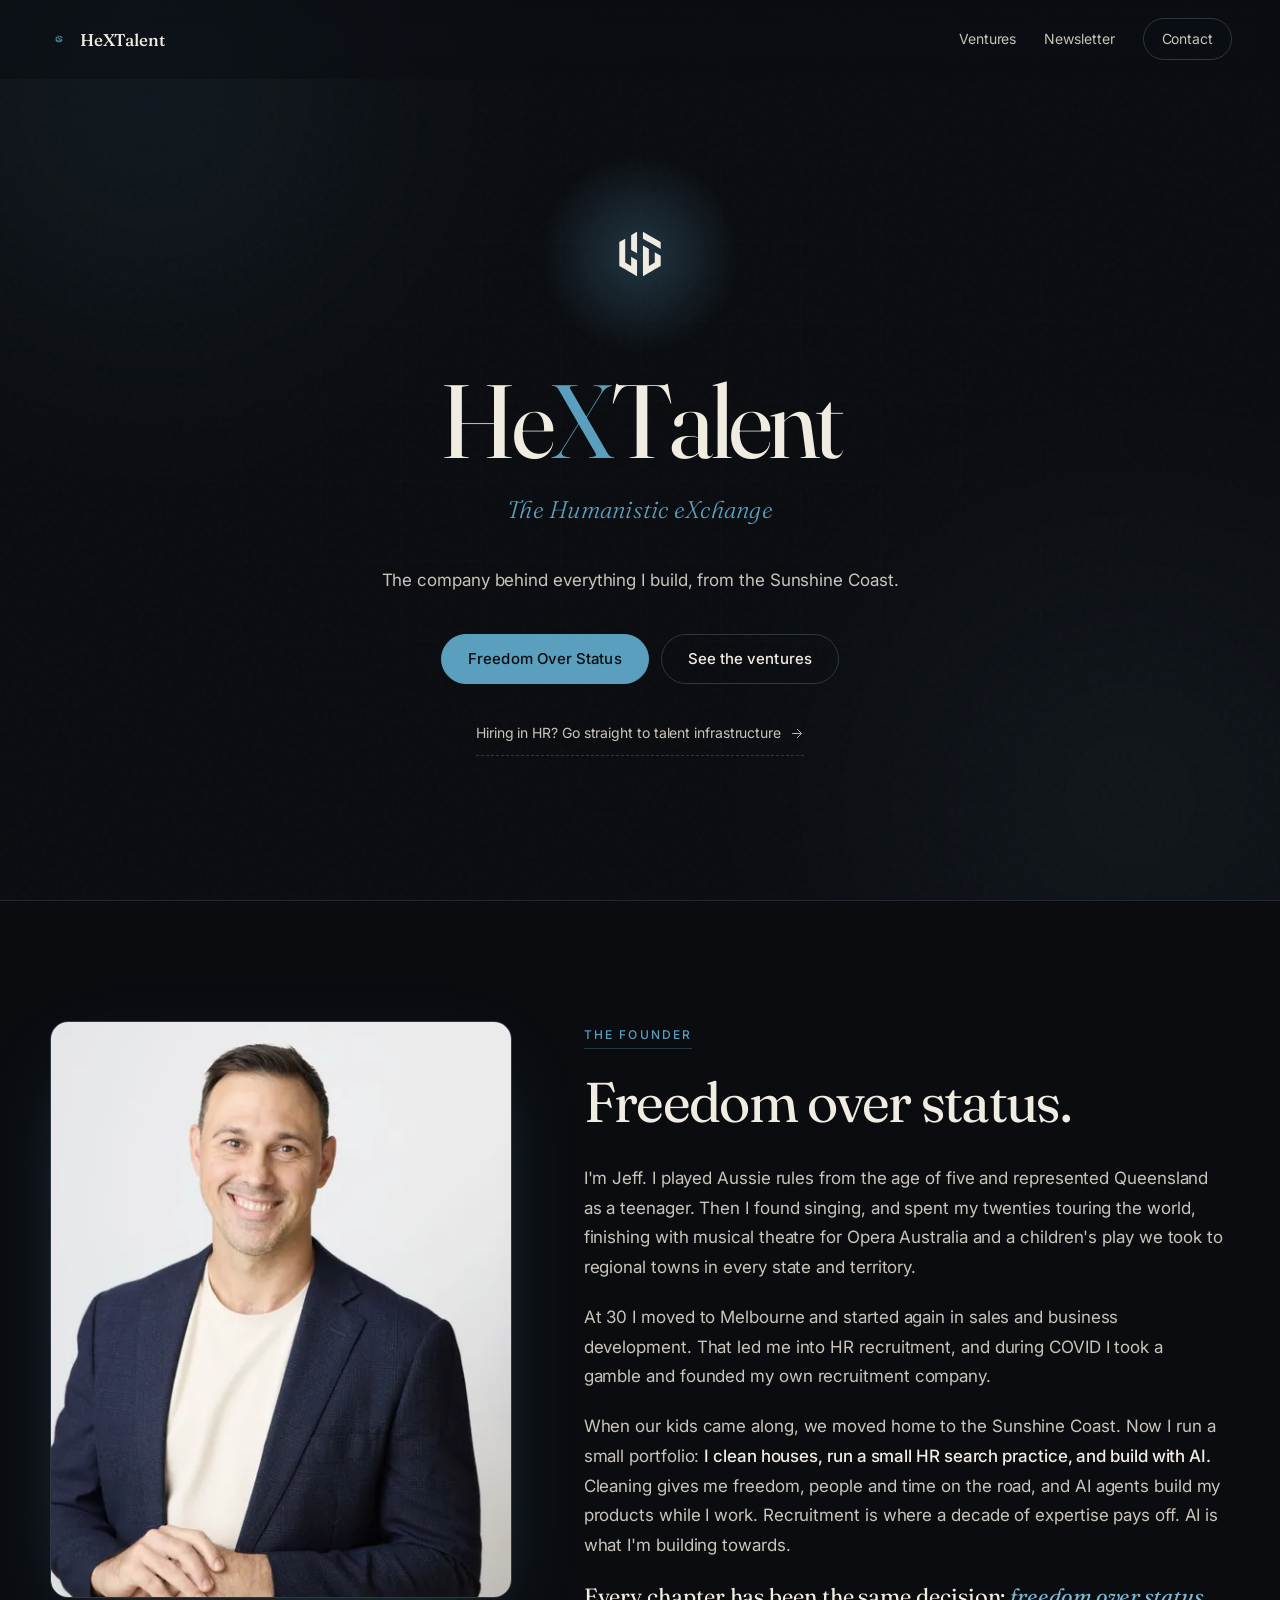
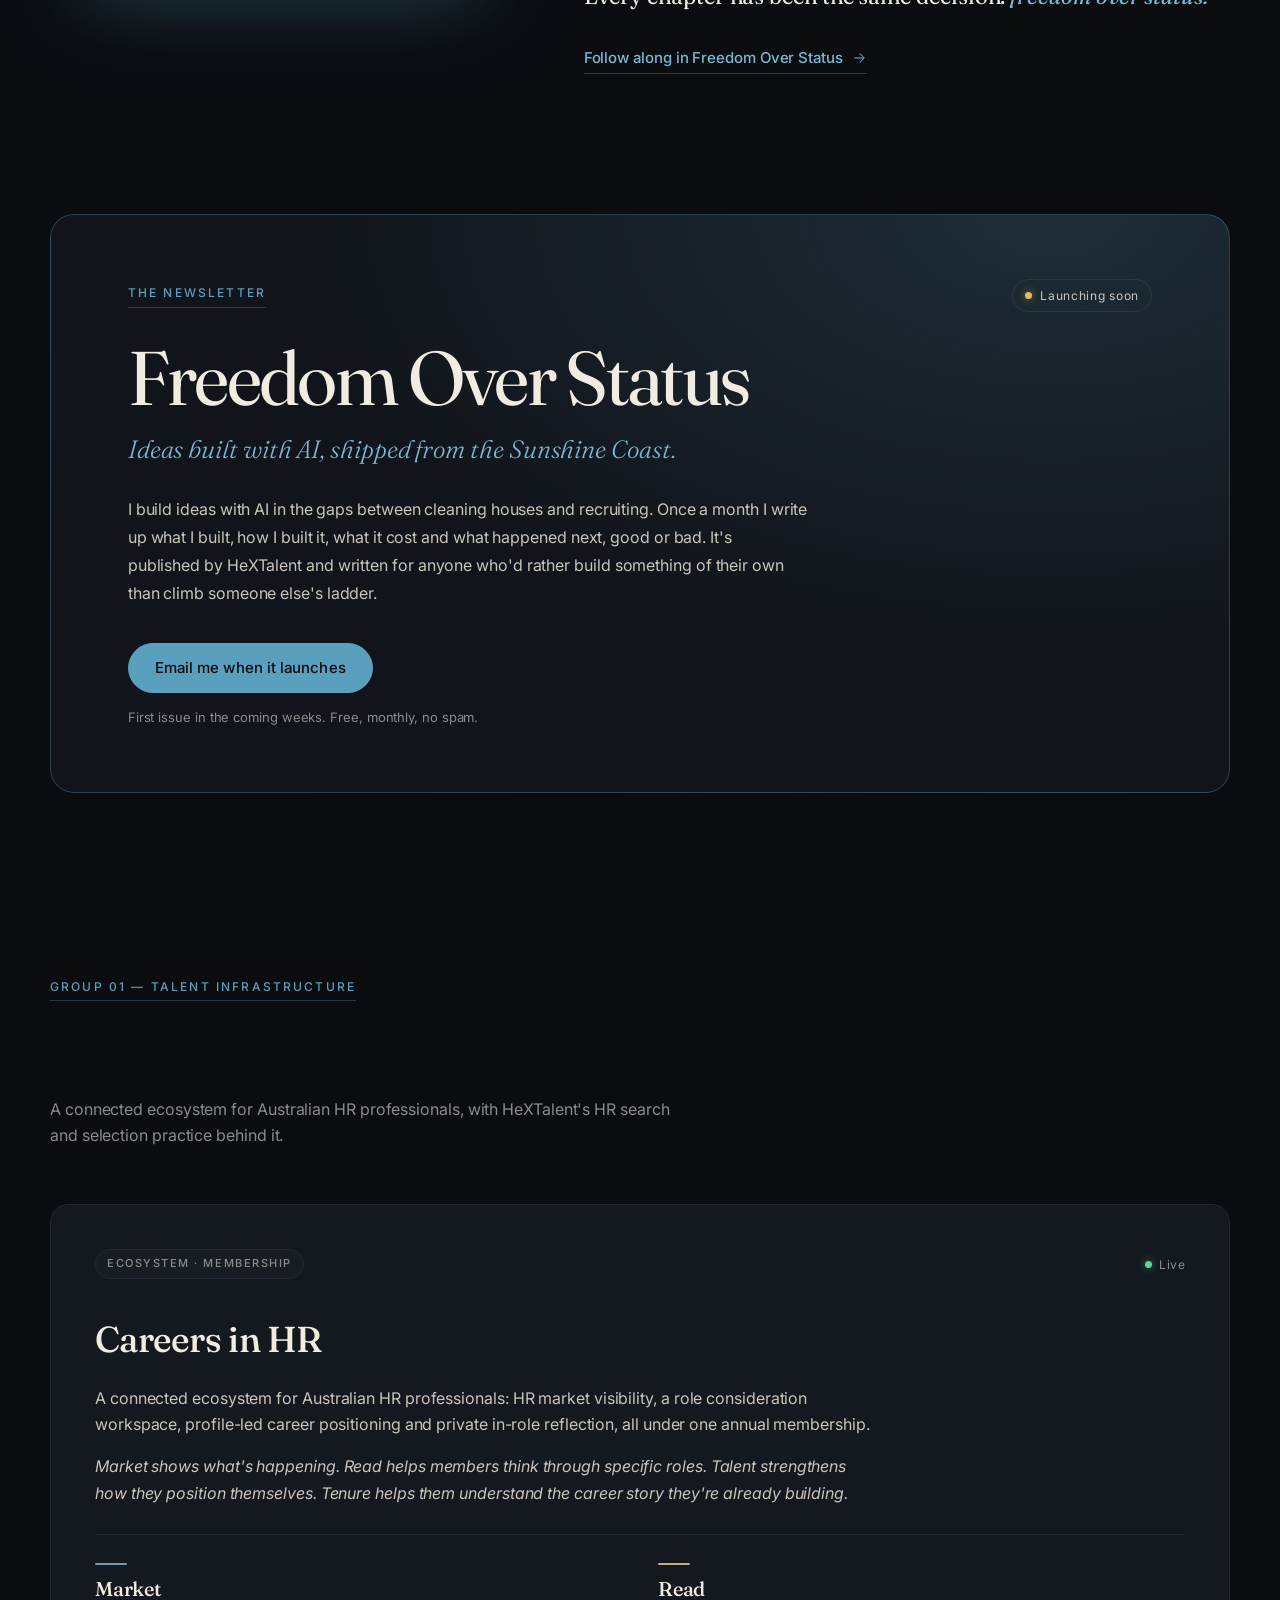
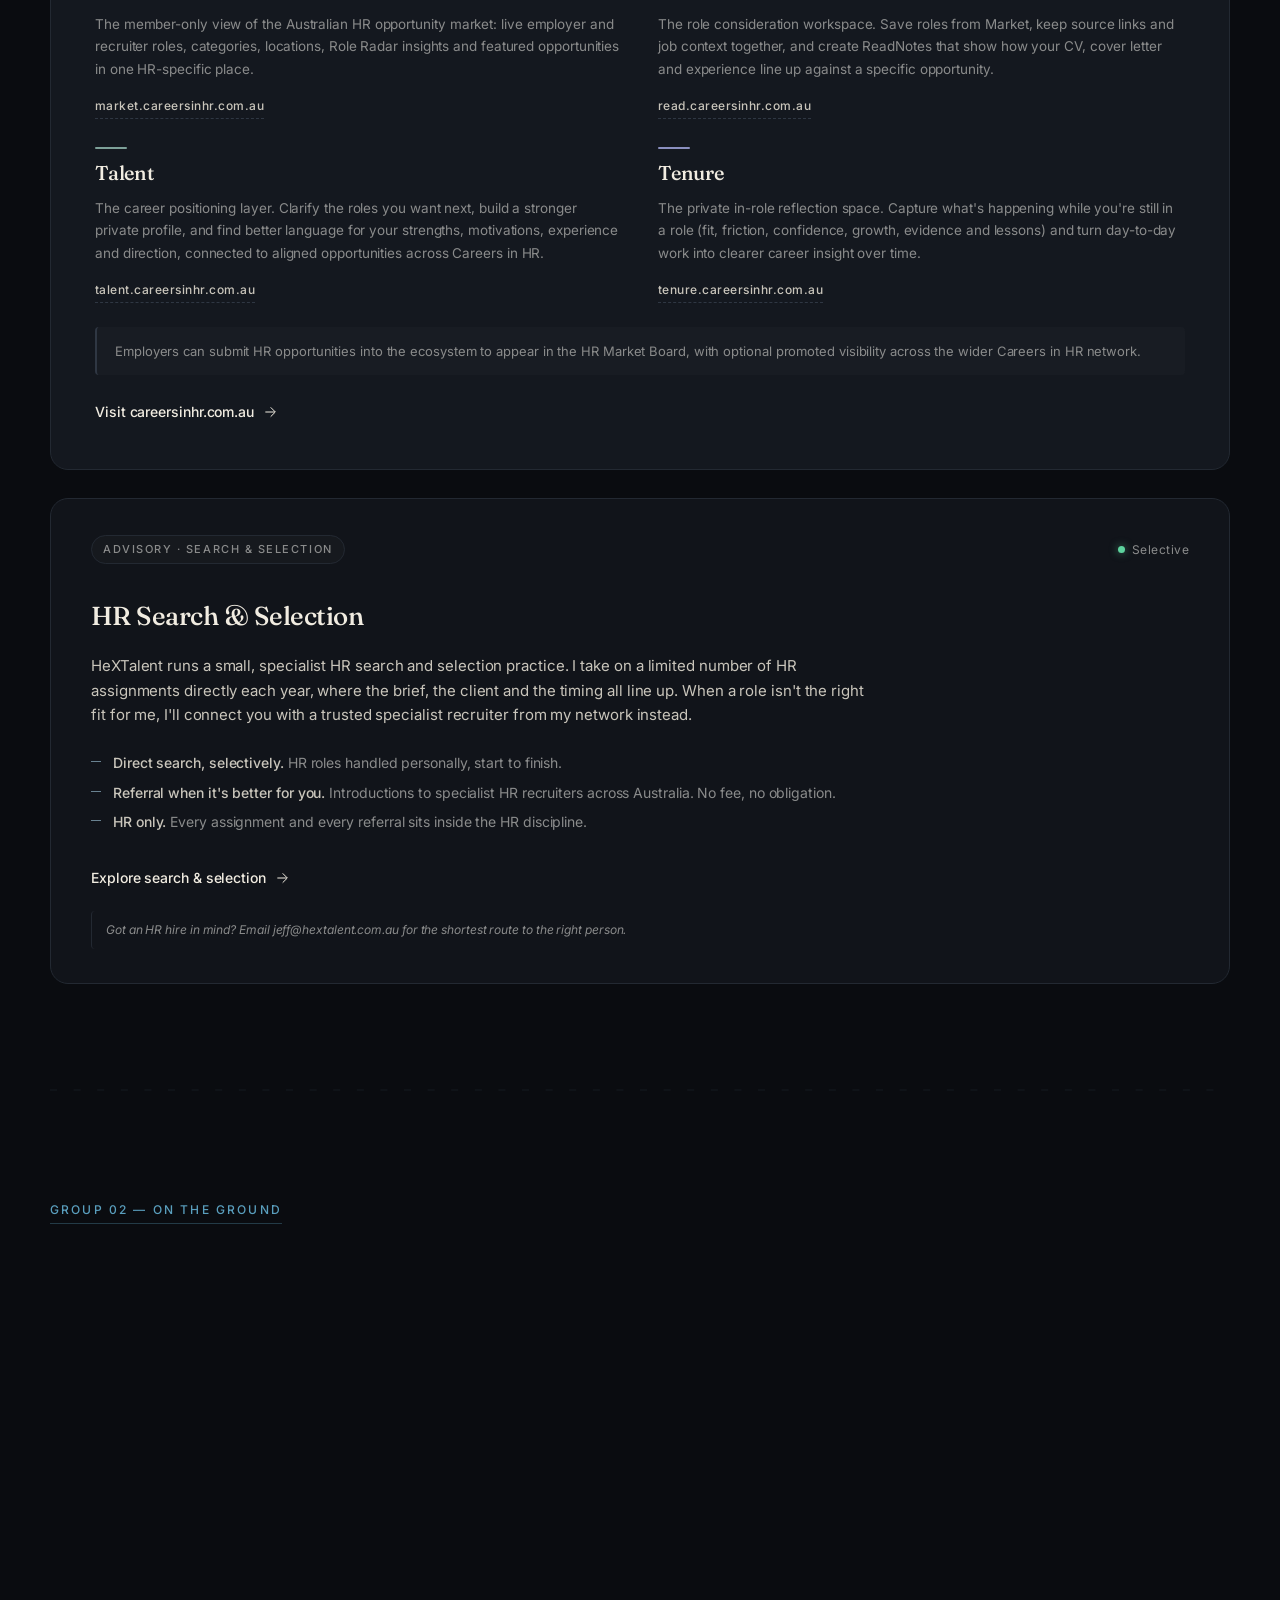
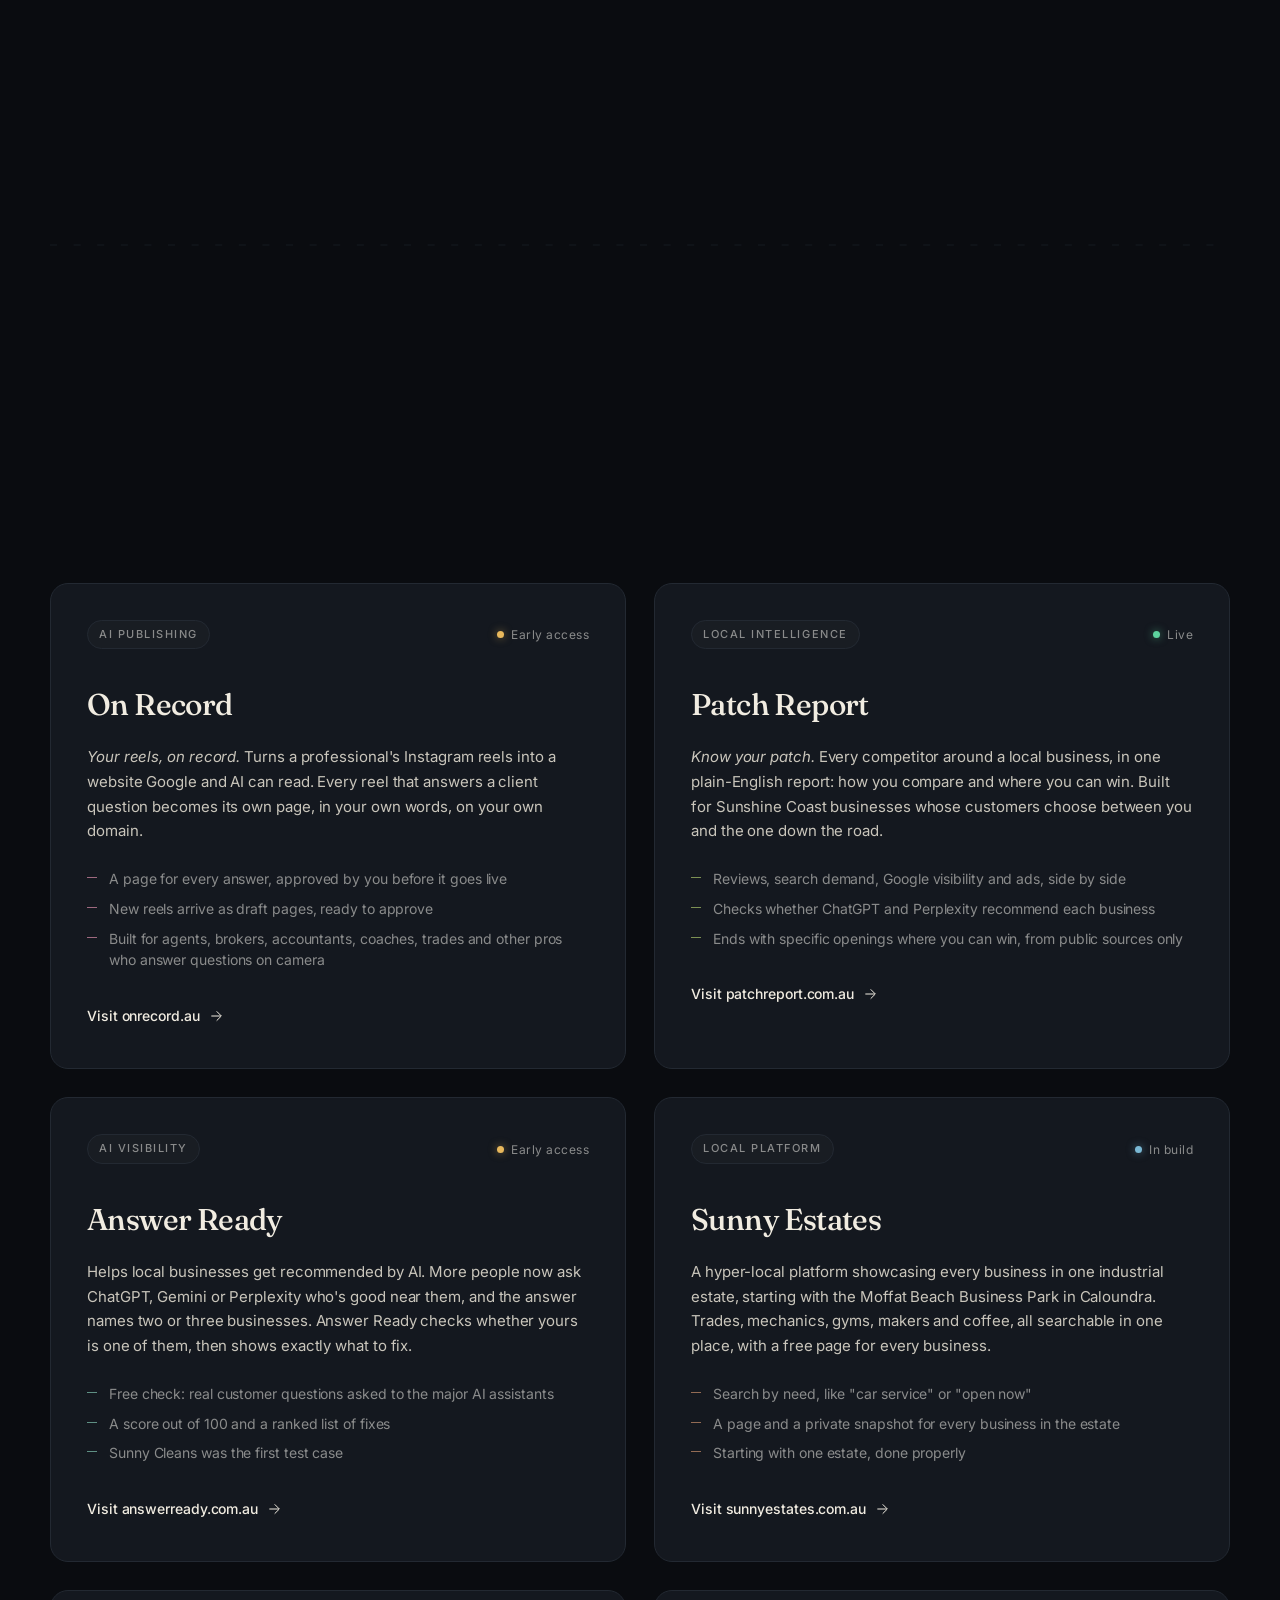
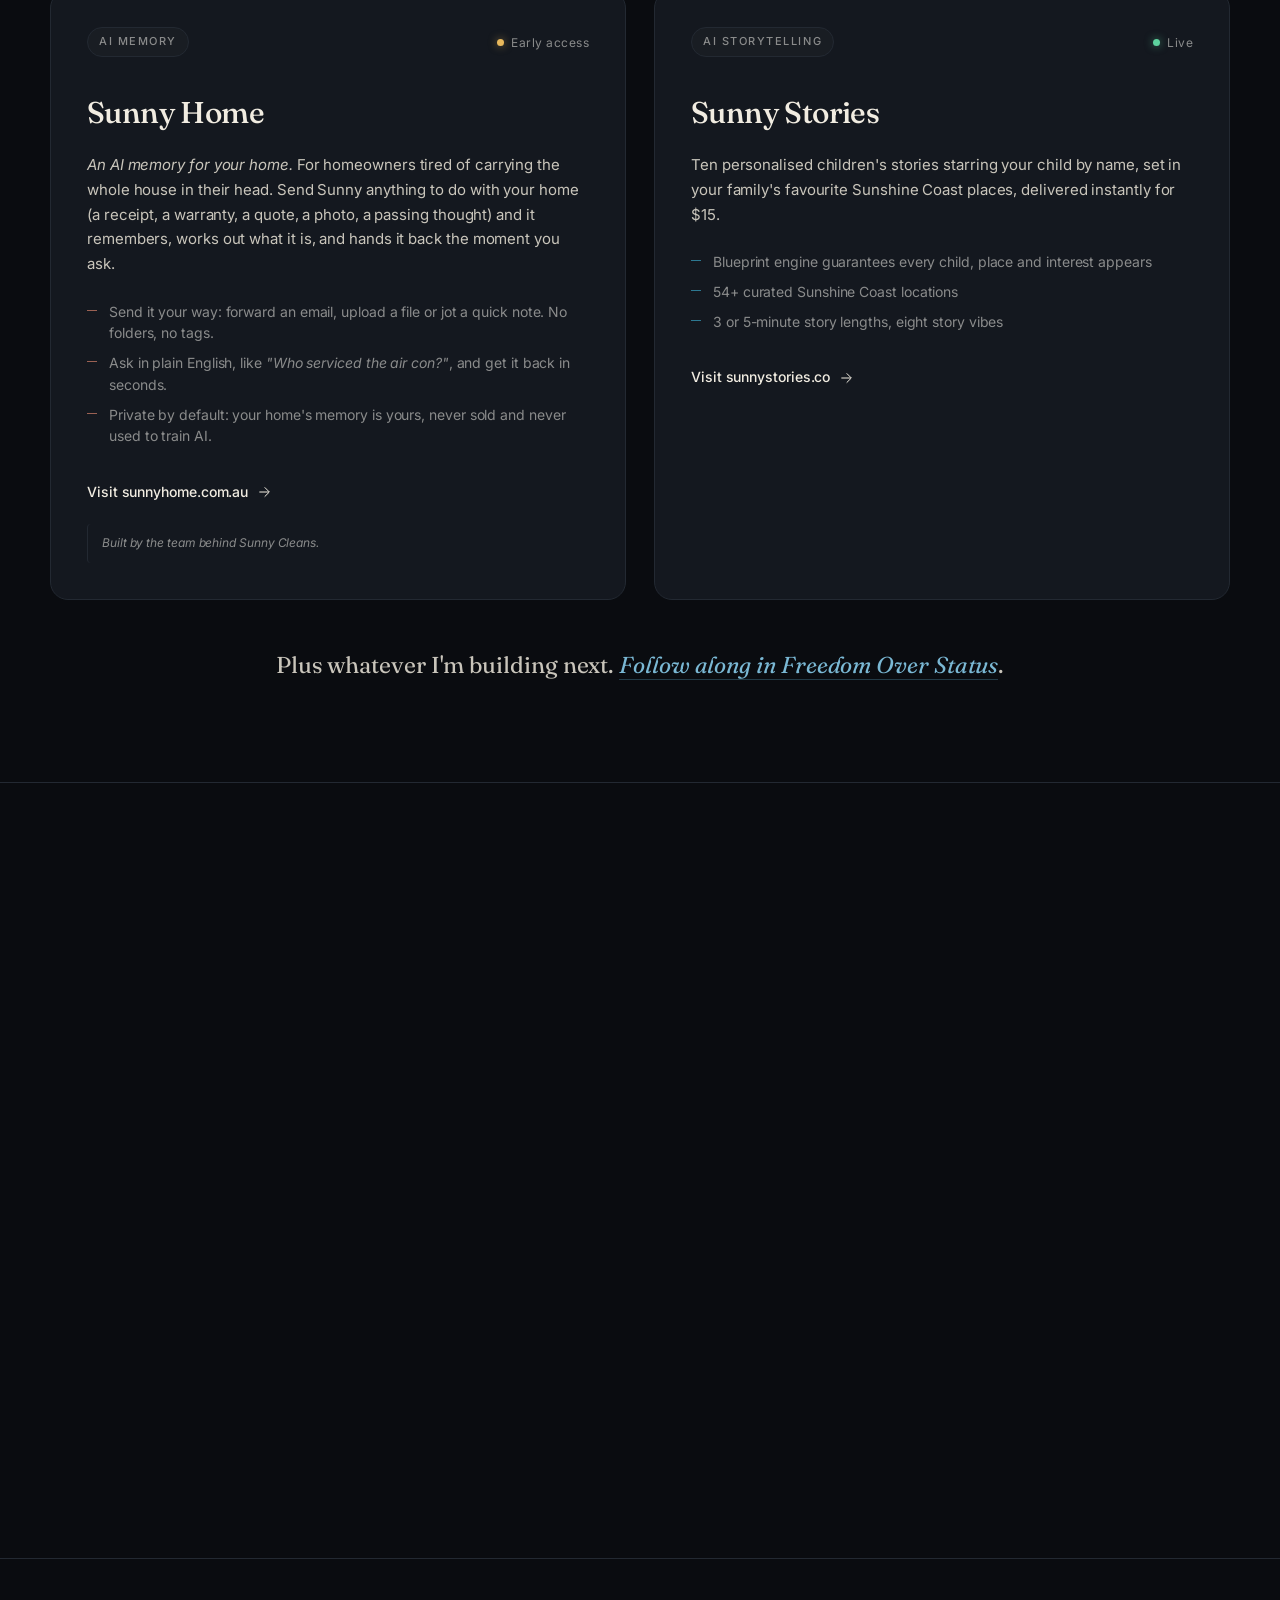
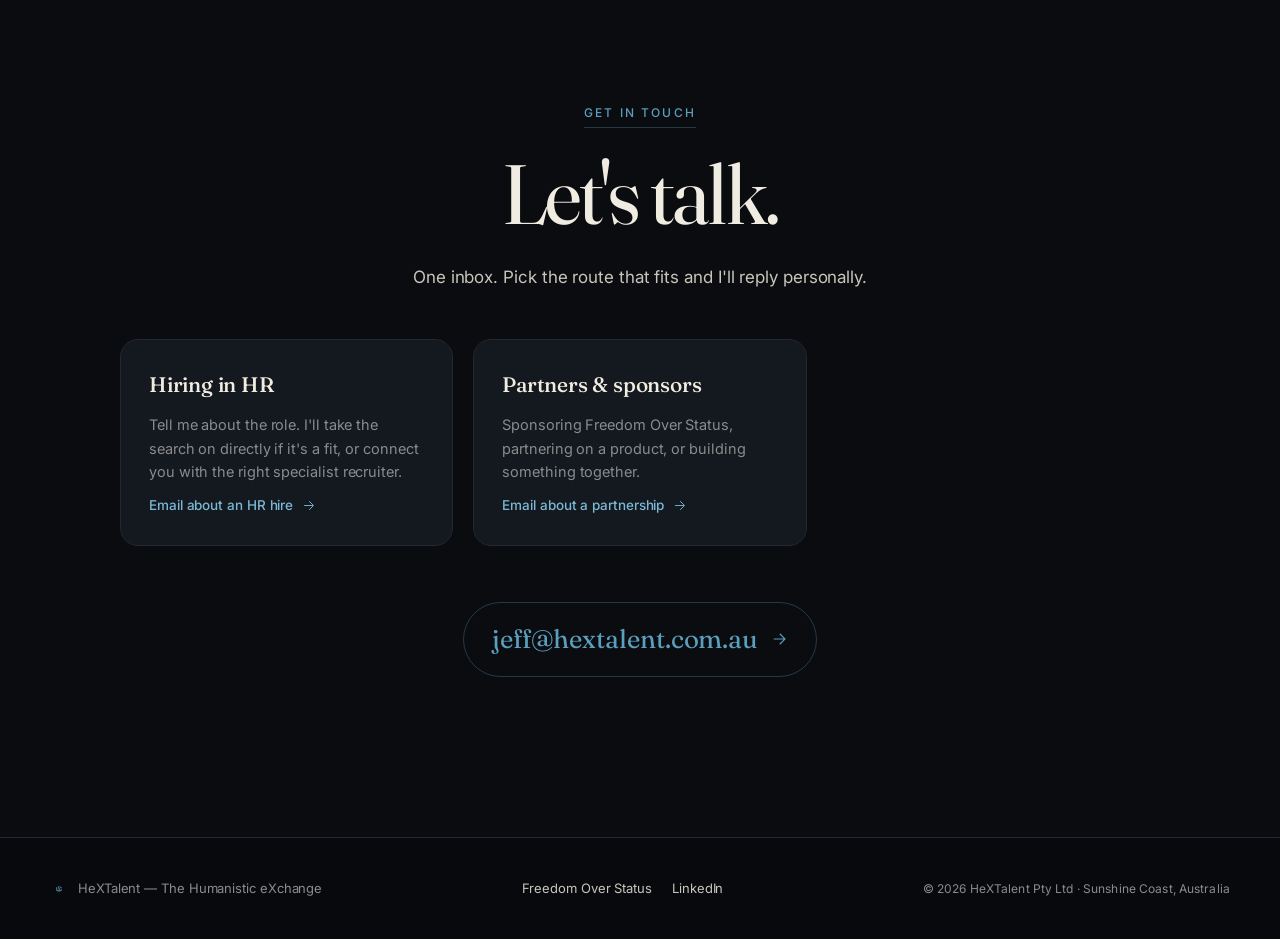
<file: index.html>
<!DOCTYPE html>
<html lang="en-AU">
<head>
  <meta charset="UTF-8" />
  <meta name="viewport" content="width=device-width, initial-scale=1.0" />
  <title>HeXTalent — The Humanistic eXchange</title>
  <meta name="description" content="HeXTalent is a small company on the Sunshine Coast. Founder Jeff Teale cleans houses, runs a small HR search practice and builds AI products, including On Record, Patch Report and Answer Ready. Publisher of Freedom Over Status." />
  <meta name="theme-color" content="#0a0c10" />
  <link rel="canonical" href="https://hextalent.com.au/" />

  <!-- Icons -->
  <link rel="icon" type="image/svg+xml" href="/assets/favicon.svg" />
  <link rel="apple-touch-icon" href="/assets/apple-touch-icon.png" />

  <!-- Open Graph (LinkedIn, Facebook, Slack, iMessage, etc.) -->
  <meta property="og:type" content="website" />
  <meta property="og:site_name" content="HeXTalent" />
  <meta property="og:title" content="HeXTalent — The Humanistic eXchange" />
  <meta property="og:description" content="The company behind everything Jeff Teale builds, from the Sunshine Coast." />
  <meta property="og:url" content="https://hextalent.com.au/" />
  <meta property="og:image" content="https://hextalent.com.au/assets/og-image-2026-11c.png" />
  <meta property="og:image:width" content="1200" />
  <meta property="og:image:height" content="630" />
  <meta property="og:image:alt" content="HeXTalent — The Humanistic eXchange." />
  <meta property="og:locale" content="en_AU" />

  <!-- Twitter / X -->
  <meta name="twitter:card" content="summary_large_image" />
  <meta name="twitter:title" content="HeXTalent — The Humanistic eXchange" />
  <meta name="twitter:description" content="The company behind everything Jeff Teale builds, from the Sunshine Coast." />
  <meta name="twitter:image" content="https://hextalent.com.au/assets/og-image-2026-11c.png" />

  <link rel="preconnect" href="https://fonts.googleapis.com" />
  <link rel="preconnect" href="https://fonts.gstatic.com" crossorigin />
  <link href="https://fonts.googleapis.com/css2?family=Fraunces:ital,opsz,wght@0,9..144,300;0,9..144,400;0,9..144,500;0,9..144,600;1,9..144,300;1,9..144,400&family=Inter:wght@300;400;500;600&display=swap" rel="stylesheet" />
  <link rel="stylesheet" href="styles.css" />

  <!-- Structured data: Organization + founder -->
  <script type="application/ld+json">
  {
    "@context": "https://schema.org",
    "@type": "Organization",
    "name": "HeXTalent",
    "legalName": "HeXTalent Pty Ltd",
    "url": "https://hextalent.com.au/",
    "logo": "https://hextalent.com.au/assets/apple-touch-icon.png",
    "image": "https://hextalent.com.au/assets/og-image-2026-11c.png",
    "description": "HeXTalent is a small company on the Sunshine Coast: specialist HR search, the Careers in HR ecosystem, Sunny Cleans, and AI products built by founder Jeff Teale.",
    "slogan": "The Humanistic eXchange",
    "email": "jeff@hextalent.com.au",
    "founder": {
      "@type": "Person",
      "name": "Jeff Teale",
      "jobTitle": "Founder & Director",
      "image": "https://hextalent.com.au/assets/jeff-teale-800.jpg"
    },
    "address": {
      "@type": "PostalAddress",
      "addressRegion": "QLD",
      "addressLocality": "Sunshine Coast",
      "addressCountry": "AU"
    },
    "sameAs": [
      "https://www.linkedin.com/company/hextalent"
    ],
    "subOrganization": [
      {
        "@type": "Organization",
        "name": "Careers in HR",
        "url": "https://www.careersinhr.com.au/",
        "description": "Australia's specialist HR ecosystem: HR market visibility, a role consideration workspace, profile-led career positioning and private in-role reflection under one annual membership.",
        "subOrganization": [
          { "@type": "Organization", "name": "Market — Careers in HR", "url": "https://market.careersinhr.com.au/" },
          { "@type": "Organization", "name": "Read — Careers in HR", "url": "https://read.careersinhr.com.au/" },
          { "@type": "Organization", "name": "Talent — Careers in HR", "url": "https://talent.careersinhr.com.au/" },
          { "@type": "Organization", "name": "Tenure — Careers in HR", "url": "https://tenure.careersinhr.com.au/" }
        ]
      },
      { "@type": "Organization", "name": "Sunny Cleans", "url": "https://sunnycleans.com.au/" },
      { "@type": "Organization", "name": "Sunny Stories", "url": "https://sunnystories.co/" },
      { "@type": "Organization", "name": "Sunny Home", "url": "https://sunnyhome.com.au/" },
      { "@type": "Organization", "name": "Answer Ready", "url": "https://answerready.com.au/" },
      { "@type": "Organization", "name": "On Record", "url": "https://www.onrecord.au/" },
      { "@type": "Organization", "name": "Patch Report", "url": "https://www.patchreport.com.au/" },
      { "@type": "Organization", "name": "Sunny Estates", "url": "https://www.sunnyestates.com.au/" }
    ]
  }
  </script>
</head>
<body>
  <a class="skip-link" href="#main">Skip to content</a>

  <div class="ambient" aria-hidden="true">
    <div class="ambient__orb ambient__orb--one"></div>
    <div class="ambient__orb ambient__orb--two"></div>
    <div class="ambient__grain"></div>
  </div>

  <header class="topbar">
    <a href="#top" class="topbar__brand" aria-label="HeXTalent home">
      <span class="topbar__mark" aria-hidden="true">
        <svg viewBox="0 0 8467 8467" fill="currentColor"><path d="M4055 2891l-86 49 -272 158 0 147 0 266 0 147 0 329 358 207 0 -330 0 -83 0 -330 0 -147 0 0 0 -413zm357 413l268 155 90 52 268 155 447 258 0 -413 -715 -413 0 0 -358 -207 0 413zm715 1239l0 206 -357 207 0 -1032 -90 -52 -268 -155 0 516 0 242 0 687 0 413 358 -206 89 -52 268 -155 358 -206 0 -619 -358 -207 0 413zm-1788 -826l0 -413 -357 207 0 1445 357 206 268 155 90 52 358 206 0 -79 0 -334 0 -142 0 -413 -358 -207 0 413 0 143 -358 -207 0 -1032z"/></svg>
      </span>
      <span class="topbar__name">HeXTalent</span>
    </a>
    <nav class="topbar__nav" aria-label="Main">
      <a href="#ventures">Ventures</a>
      <a href="#newsletter">Newsletter</a>
      <a href="#contact" class="topbar__cta">Contact</a>
    </nav>
  </header>

  <main id="main">
    <!-- =================================================================
         Hero
         ================================================================= -->
    <section class="hero" id="top">
      <div class="hero__mark" data-anim="hero-mark">
        <div class="hero__mark-halo" aria-hidden="true"></div>
        <div class="hero__mark-inner" aria-hidden="true">
          <svg viewBox="0 0 8467 8467" fill="currentColor"><path d="M4055 2891l-86 49 -272 158 0 147 0 266 0 147 0 329 358 207 0 -330 0 -83 0 -330 0 -147 0 0 0 -413zm357 413l268 155 90 52 268 155 447 258 0 -413 -715 -413 0 0 -358 -207 0 413zm715 1239l0 206 -357 207 0 -1032 -90 -52 -268 -155 0 516 0 242 0 687 0 413 358 -206 89 -52 268 -155 358 -206 0 -619 -358 -207 0 413zm-1788 -826l0 -413 -357 207 0 1445 357 206 268 155 90 52 358 206 0 -79 0 -334 0 -142 0 -413 -358 -207 0 413 0 143 -358 -207 0 -1032z"/></svg>
        </div>
      </div>

      <h1 class="hero__title" aria-label="HeXTalent">
        <span aria-hidden="true">H</span><span aria-hidden="true">e</span><span aria-hidden="true">X</span><span aria-hidden="true">T</span><span aria-hidden="true">a</span><span aria-hidden="true">l</span><span aria-hidden="true">e</span><span aria-hidden="true">n</span><span aria-hidden="true">t</span>
      </h1>
      <p class="hero__tagline" data-anim="fade-up" data-delay="600">The Humanistic eXchange</p>
      <p class="hero__lede" data-anim="fade-up" data-delay="800">
        The company behind everything I build, from the Sunshine Coast.
      </p>
      <div class="hero__actions" data-anim="fade-up" data-delay="950">
        <a href="#newsletter" class="btn btn--primary">Freedom Over Status</a>
        <a href="#ventures" class="btn btn--ghost">See the ventures</a>
      </div>
      <a href="#talent" class="hero__fastlane" data-anim="fade-up" data-delay="1100">
        Hiring in HR? Go straight to talent infrastructure
        <svg viewBox="0 0 24 24" fill="none" stroke="currentColor" stroke-width="1.5" aria-hidden="true"><path d="M5 12h14M13 5l7 7-7 7"/></svg>
      </a>
    </section>

    <!-- =================================================================
         Founder
         ================================================================= -->
    <section id="founder" class="founder" aria-labelledby="founder-title">
      <div class="founder__inner">
        <div class="founder__photo" data-anim="fade-up">
          <picture>
            <source type="image/webp" srcset="assets/jeff-teale-480.webp 480w, assets/jeff-teale-800.webp 800w" sizes="(max-width: 880px) 220px, 420px" />
            <img src="assets/jeff-teale-800.jpg" srcset="assets/jeff-teale-480.jpg 480w, assets/jeff-teale-800.jpg 800w" sizes="(max-width: 880px) 220px, 420px" alt="Jeff Teale, founder of HeXTalent, smiling in a navy blazer" width="800" height="1000" loading="lazy" decoding="async" />
          </picture>
        </div>

        <div class="founder__copy">
          <p class="eyebrow" data-anim="fade-up">The founder</p>
          <h2 id="founder-title" class="founder__title" data-anim="fade-up" data-delay="100">Freedom over status.</h2>
          <div class="founder__story" data-anim="fade-up" data-delay="200">
            <p>I'm Jeff. I played Aussie rules from the age of five and represented Queensland as a teenager. Then I found singing, and spent my twenties touring the world, finishing with musical theatre for Opera Australia and a children's play we took to regional towns in every state and territory.</p>
            <p>At 30 I moved to Melbourne and started again in sales and business development. That led me into HR recruitment, and during COVID I took a gamble and founded my own recruitment company.</p>
            <p>When our kids came along, we moved home to the Sunshine Coast. Now I run a small portfolio: <strong>I clean houses, run a small HR search practice, and build with AI.</strong> Cleaning gives me freedom, people and time on the road, and AI agents build my products while I work. Recruitment is where a decade of expertise pays off. AI is what I'm building towards.</p>
            <p class="founder__thread">Every chapter has been the same decision: <em>freedom over status.</em></p>
          </div>
          <a href="#newsletter" class="text-link" data-anim="fade-up" data-delay="300">
            Follow along in Freedom Over Status
            <svg viewBox="0 0 24 24" fill="none" stroke="currentColor" stroke-width="1.5" aria-hidden="true"><path d="M5 12h14M13 5l7 7-7 7"/></svg>
          </a>
        </div>
      </div>
    </section>

    <!-- =================================================================
         Freedom Over Status — newsletter
         ================================================================= -->
    <section id="newsletter" class="newsletter" aria-labelledby="newsletter-title">
      <div class="newsletter__card" data-anim="fade-up">
        <div class="newsletter__top">
          <p class="eyebrow">The newsletter</p>
          <span class="newsletter__badge"><span class="dot dot--soon" aria-hidden="true"></span>Launching soon</span>
        </div>
        <h2 id="newsletter-title" class="newsletter__title">Freedom Over Status</h2>
        <p class="newsletter__strap">Ideas built with AI, shipped from the Sunshine Coast.</p>
        <p class="newsletter__body">
          I build ideas with AI in the gaps between cleaning houses and recruiting. Once a month I write up what I built, how I built it, what it cost and what happened next, good or bad. It's published by HeXTalent and written for anyone who'd rather build something of their own than climb someone else's ladder.
        </p>
        <!-- TODO(Jeff): when beehiiv is set up, replace this mailto with the subscribe link or embed,
             change the button to "Subscribe free", and swap the badge above for "Monthly". -->
        <a class="btn btn--primary newsletter__cta" href="mailto:jeff@hextalent.com.au?subject=Freedom%20Over%20Status%20%E2%80%94%20tell%20me%20when%20it%20launches&amp;body=Hi%20Jeff%2C%20please%20let%20me%20know%20when%20Freedom%20Over%20Status%20launches.">
          Email me when it launches
        </a>
        <p class="newsletter__note">First issue in the coming weeks. Free, monthly, no spam.</p>
      </div>
    </section>

    <!-- =================================================================
         Ventures
         ================================================================= -->
    <section id="ventures" class="ventures" aria-label="Ventures">

      <!-- Group 01 — Talent infrastructure -->
      <div class="ventures__group" id="talent" data-group="talent">
        <header class="group-head">
          <p class="eyebrow" data-anim="fade-up">Group 01 — Talent infrastructure</p>
          <h2 data-anim="fade-up" data-delay="100">Australia's specialist HR ecosystem.</h2>
          <p class="group-head__lede" data-anim="fade-up" data-delay="200">
            A connected ecosystem for Australian HR professionals, with HeXTalent's HR search and selection practice behind it.
          </p>
        </header>

        <div class="cards">
          <article class="card card--ecosystem" data-accent="careers-ecosystem" data-anim="fade-up">
            <div class="card__top">
              <span class="card__tag">Ecosystem · membership</span>
              <span class="card__status"><span class="dot" aria-hidden="true"></span>Live</span>
            </div>
            <h3 class="card__title">Careers in HR</h3>
            <p class="card__desc">
              A connected ecosystem for Australian HR professionals: HR market visibility, a role consideration workspace, profile-led career positioning and private in-role reflection, all under one annual membership.
            </p>
            <p class="card__desc card__desc--muted">
              <em>Market shows what's happening. Read helps members think through specific roles. Talent strengthens how they position themselves. Tenure helps them understand the career story they're already building.</em>
            </p>

            <div class="surfaces">
              <div class="surface surface--market">
                <h4 class="surface__name">Market</h4>
                <p class="surface__desc">
                  The member-only view of the Australian HR opportunity market: live employer and recruiter roles, categories, locations, Role Radar insights and featured opportunities in one HR-specific place.
                </p>
                <a class="surface__link" href="https://market.careersinhr.com.au" target="_blank" rel="noopener">market.careersinhr.com.au</a>
              </div>

              <div class="surface surface--read">
                <h4 class="surface__name">Read</h4>
                <p class="surface__desc">
                  The role consideration workspace. Save roles from Market, keep source links and job context together, and create ReadNotes that show how your CV, cover letter and experience line up against a specific opportunity.
                </p>
                <a class="surface__link" href="https://read.careersinhr.com.au" target="_blank" rel="noopener">read.careersinhr.com.au</a>
              </div>

              <div class="surface surface--talent">
                <h4 class="surface__name">Talent</h4>
                <p class="surface__desc">
                  The career positioning layer. Clarify the roles you want next, build a stronger private profile, and find better language for your strengths, motivations, experience and direction, connected to aligned opportunities across Careers in HR.
                </p>
                <a class="surface__link" href="https://talent.careersinhr.com.au" target="_blank" rel="noopener">talent.careersinhr.com.au</a>
              </div>

              <div class="surface surface--tenure">
                <h4 class="surface__name">Tenure</h4>
                <p class="surface__desc">
                  The private in-role reflection space. Capture what's happening while you're still in a role (fit, friction, confidence, growth, evidence and lessons) and turn day-to-day work into clearer career insight over time.
                </p>
                <a class="surface__link" href="https://tenure.careersinhr.com.au" target="_blank" rel="noopener">tenure.careersinhr.com.au</a>
              </div>
            </div>

            <p class="card__footnote">
              Employers can submit HR opportunities into the ecosystem to appear in the HR Market Board, with optional promoted visibility across the wider Careers in HR network.
            </p>

            <a class="card__link" href="https://www.careersinhr.com.au/" target="_blank" rel="noopener">
              <span>Visit careersinhr.com.au</span>
              <svg viewBox="0 0 24 24" fill="none" stroke="currentColor" stroke-width="1.5" aria-hidden="true"><path d="M5 12h14M13 5l7 7-7 7"/></svg>
            </a>
            <div class="card__glow" aria-hidden="true"></div>
          </article>

          <article class="card card--adjunct" data-accent="recruitment" data-anim="fade-up">
            <div class="card__top">
              <span class="card__tag">Advisory · Search &amp; selection</span>
              <span class="card__status"><span class="dot" aria-hidden="true"></span>Selective</span>
            </div>
            <h3 class="card__title">HR Search &amp; Selection</h3>
            <p class="card__desc">
              HeXTalent runs a small, specialist HR search and selection practice. I take on a limited number of HR assignments directly each year, where the brief, the client and the timing all line up. When a role isn't the right fit for me, I'll connect you with a trusted specialist recruiter from my network instead.
            </p>
            <ul class="card__features">
              <li><strong>Direct search, selectively.</strong> HR roles handled personally, start to finish.</li>
              <li><strong>Referral when it's better for you.</strong> Introductions to specialist HR recruiters across Australia. No fee, no obligation.</li>
              <li><strong>HR only.</strong> Every assignment and every referral sits inside the HR discipline.</li>
            </ul>
            <a class="card__link" href="https://www.careersinhr.com.au/employers/search.html" target="_blank" rel="noopener">
              <span>Explore search &amp; selection</span>
              <svg viewBox="0 0 24 24" fill="none" stroke="currentColor" stroke-width="1.5" aria-hidden="true"><path d="M5 12h14M13 5l7 7-7 7"/></svg>
            </a>
            <p class="card__footnote card__footnote--compact">
              Got an HR hire in mind? Email <a href="mailto:jeff@hextalent.com.au?subject=HR%20hire">jeff@hextalent.com.au</a> for the shortest route to the right person.
            </p>
            <div class="card__glow" aria-hidden="true"></div>
          </article>
        </div>
      </div>

      <div class="ventures__divider" aria-hidden="true">
        <svg viewBox="0 0 100 12" preserveAspectRatio="none"><line x1="0" y1="6" x2="100" y2="6" stroke="currentColor" stroke-width="0.3" stroke-dasharray="0.6 1.4"/></svg>
      </div>

      <!-- Group 02 — On the ground -->
      <div class="ventures__group" data-group="ground">
        <header class="group-head">
          <p class="eyebrow" data-anim="fade-up">Group 02 — On the ground</p>
          <h2 data-anim="fade-up" data-delay="100">Real work, real customers.</h2>
        </header>

        <article class="card card--feature" data-accent="sunny-cleans" data-anim="fade-up">
          <div class="card--feature__main">
            <div class="card__top">
              <span class="card__tag">Local service</span>
              <span class="card__status"><span class="dot" aria-hidden="true"></span>Live</span>
            </div>
            <h3 class="card__title">Sunny Cleans</h3>
            <p class="card__desc">
              Owner-operated domestic and commercial cleaning for Sunshine Coast homes and workplaces, built on ongoing relationships rather than one-off jobs. It keeps me on the road and around people, and it's where I test AI in day-to-day operations like scheduling and admin before it goes anywhere near a product.
            </p>
            <a class="card__link" href="https://sunnycleans.com.au" target="_blank" rel="noopener">
              <span>Visit sunnycleans.com.au</span>
              <svg viewBox="0 0 24 24" fill="none" stroke="currentColor" stroke-width="1.5" aria-hidden="true"><path d="M5 12h14M13 5l7 7-7 7"/></svg>
            </a>
          </div>
          <ul class="card--feature__facts">
            <li><span class="fact__label">Model</span><span class="fact__value">Owner-operated: the same person, every visit</span></li>
            <li><span class="fact__label">Schedule</span><span class="fact__value">Weekly and fortnightly</span></li>
            <li><span class="fact__label">Coverage</span><span class="fact__value">32 suburbs across the Sunshine Coast</span></li>
          </ul>
          <div class="card__glow" aria-hidden="true"></div>
        </article>
      </div>

      <div class="ventures__divider" aria-hidden="true">
        <svg viewBox="0 0 100 12" preserveAspectRatio="none"><line x1="0" y1="6" x2="100" y2="6" stroke="currentColor" stroke-width="0.3" stroke-dasharray="0.6 1.4"/></svg>
      </div>

      <!-- Group 03 — AI products -->
      <div class="ventures__group" data-group="ai">
        <header class="group-head">
          <p class="eyebrow" data-anim="fade-up">Group 03 — AI products</p>
          <h2 data-anim="fade-up" data-delay="100">Small, focused products, built with AI.</h2>
          <p class="group-head__lede" data-anim="fade-up" data-delay="200">
            Each one solves one real problem for one kind of person. Most start on the Sunshine Coast.
          </p>
        </header>

        <div class="cards">
          <article class="card" data-accent="on-record" data-anim="fade-up">
            <div class="card__top">
              <span class="card__tag">AI publishing</span>
              <span class="card__status"><span class="dot dot--early" aria-hidden="true"></span>Early access</span>
            </div>
            <h3 class="card__title">On Record</h3>
            <p class="card__desc">
              <em>Your reels, on record.</em> Turns a professional's Instagram reels into a website Google and AI can read. Every reel that answers a client question becomes its own page, in your own words, on your own domain.
            </p>
            <ul class="card__features">
              <li>A page for every answer, approved by you before it goes live</li>
              <li>New reels arrive as draft pages, ready to approve</li>
              <li>Built for agents, brokers, accountants, coaches, trades and other pros who answer questions on camera</li>
            </ul>
            <a class="card__link" href="https://www.onrecord.au" target="_blank" rel="noopener">
              <span>Visit onrecord.au</span>
              <svg viewBox="0 0 24 24" fill="none" stroke="currentColor" stroke-width="1.5" aria-hidden="true"><path d="M5 12h14M13 5l7 7-7 7"/></svg>
            </a>
            <div class="card__glow" aria-hidden="true"></div>
          </article>

          <article class="card" data-accent="patch-report" data-anim="fade-up" data-delay="100">
            <div class="card__top">
              <span class="card__tag">Local intelligence</span>
              <span class="card__status"><span class="dot" aria-hidden="true"></span>Live</span>
            </div>
            <h3 class="card__title">Patch Report</h3>
            <p class="card__desc">
              <em>Know your patch.</em> Every competitor around a local business, in one plain-English report: how you compare and where you can win. Built for Sunshine Coast businesses whose customers choose between you and the one down the road.
            </p>
            <ul class="card__features">
              <li>Reviews, search demand, Google visibility and ads, side by side</li>
              <li>Checks whether ChatGPT and Perplexity recommend each business</li>
              <li>Ends with specific openings where you can win, from public sources only</li>
            </ul>
            <a class="card__link" href="https://www.patchreport.com.au" target="_blank" rel="noopener">
              <span>Visit patchreport.com.au</span>
              <svg viewBox="0 0 24 24" fill="none" stroke="currentColor" stroke-width="1.5" aria-hidden="true"><path d="M5 12h14M13 5l7 7-7 7"/></svg>
            </a>
            <div class="card__glow" aria-hidden="true"></div>
          </article>

          <article class="card" data-accent="answer-ready" data-anim="fade-up">
            <div class="card__top">
              <span class="card__tag">AI visibility</span>
              <span class="card__status"><span class="dot dot--early" aria-hidden="true"></span>Early access</span>
            </div>
            <h3 class="card__title">Answer Ready</h3>
            <p class="card__desc">
              Helps local businesses get recommended by AI. More people now ask ChatGPT, Gemini or Perplexity who's good near them, and the answer names two or three businesses. Answer Ready checks whether yours is one of them, then shows exactly what to fix.
            </p>
            <ul class="card__features">
              <li>Free check: real customer questions asked to the major AI assistants</li>
              <li>A score out of 100 and a ranked list of fixes</li>
              <li>Sunny Cleans was the first test case</li>
            </ul>
            <a class="card__link" href="https://answerready.com.au" target="_blank" rel="noopener">
              <span>Visit answerready.com.au</span>
              <svg viewBox="0 0 24 24" fill="none" stroke="currentColor" stroke-width="1.5" aria-hidden="true"><path d="M5 12h14M13 5l7 7-7 7"/></svg>
            </a>
            <div class="card__glow" aria-hidden="true"></div>
          </article>

          <article class="card" data-accent="sunny-estates" data-anim="fade-up" data-delay="100">
            <div class="card__top">
              <span class="card__tag">Local platform</span>
              <span class="card__status"><span class="dot dot--build" aria-hidden="true"></span>In build</span>
            </div>
            <h3 class="card__title">Sunny Estates</h3>
            <p class="card__desc">
              A hyper-local platform showcasing every business in one industrial estate, starting with the Moffat Beach Business Park in Caloundra. Trades, mechanics, gyms, makers and coffee, all searchable in one place, with a free page for every business.
            </p>
            <ul class="card__features">
              <li>Search by need, like "car service" or "open now"</li>
              <li>A page and a private snapshot for every business in the estate</li>
              <li>Starting with one estate, done properly</li>
            </ul>
            <a class="card__link" href="https://www.sunnyestates.com.au" target="_blank" rel="noopener">
              <span>Visit sunnyestates.com.au</span>
              <svg viewBox="0 0 24 24" fill="none" stroke="currentColor" stroke-width="1.5" aria-hidden="true"><path d="M5 12h14M13 5l7 7-7 7"/></svg>
            </a>
            <div class="card__glow" aria-hidden="true"></div>
          </article>

          <article class="card" data-accent="sunny-home" data-anim="fade-up">
            <div class="card__top">
              <span class="card__tag">AI memory</span>
              <span class="card__status"><span class="dot dot--early" aria-hidden="true"></span>Early access</span>
            </div>
            <h3 class="card__title">Sunny Home</h3>
            <p class="card__desc">
              <em>An AI memory for your home.</em> For homeowners tired of carrying the whole house in their head. Send Sunny anything to do with your home (a receipt, a warranty, a quote, a photo, a passing thought) and it remembers, works out what it is, and hands it back the moment you ask.
            </p>
            <ul class="card__features">
              <li>Send it your way: forward an email, upload a file or jot a quick note. No folders, no tags.</li>
              <li>Ask in plain English, like <em>"Who serviced the air con?"</em>, and get it back in seconds.</li>
              <li>Private by default: your home's memory is yours, never sold and never used to train AI.</li>
            </ul>
            <a class="card__link" href="https://sunnyhome.com.au" target="_blank" rel="noopener">
              <span>Visit sunnyhome.com.au</span>
              <svg viewBox="0 0 24 24" fill="none" stroke="currentColor" stroke-width="1.5" aria-hidden="true"><path d="M5 12h14M13 5l7 7-7 7"/></svg>
            </a>
            <p class="card__footnote card__footnote--compact">Built by the team behind Sunny Cleans.</p>
            <div class="card__glow" aria-hidden="true"></div>
          </article>

          <article class="card" data-accent="sunny-stories" data-anim="fade-up" data-delay="100">
            <div class="card__top">
              <span class="card__tag">AI storytelling</span>
              <span class="card__status"><span class="dot" aria-hidden="true"></span>Live</span>
            </div>
            <h3 class="card__title">Sunny Stories</h3>
            <p class="card__desc">
              Ten personalised children's stories starring your child by name, set in your family's favourite Sunshine Coast places, delivered instantly for $15.
            </p>
            <ul class="card__features">
              <li>Blueprint engine guarantees every child, place and interest appears</li>
              <li>54+ curated Sunshine Coast locations</li>
              <li>3 or 5-minute story lengths, eight story vibes</li>
            </ul>
            <a class="card__link" href="https://sunnystories.co" target="_blank" rel="noopener">
              <span>Visit sunnystories.co</span>
              <svg viewBox="0 0 24 24" fill="none" stroke="currentColor" stroke-width="1.5" aria-hidden="true"><path d="M5 12h14M13 5l7 7-7 7"/></svg>
            </a>
            <div class="card__glow" aria-hidden="true"></div>
          </article>
        </div>

        <p class="ventures__closer" data-anim="fade-up">
          Plus whatever I'm building next. <a href="#newsletter">Follow along in Freedom Over Status</a>.
        </p>
      </div>
    </section>

    <!-- =================================================================
         How we build
         ================================================================= -->
    <section id="principles" class="about" aria-labelledby="principles-title">
      <div class="about__inner">
        <p class="eyebrow" data-anim="fade-up">How we build</p>
        <h2 id="principles-title" class="about__statement" data-anim="fade-up" data-delay="100">
          Every venture shares the same foundation: <em>clarity, craft, and care for the people on the other side of the screen.</em>
        </h2>
        <p class="about__origin" data-anim="fade-up" data-delay="150">HeXTalent started in recruitment, where the best outcomes were always human ones. The tools changed. That didn't.</p>
        <div class="about__pillars">
          <div class="pillar" data-anim="fade-up" data-delay="150">
            <div class="pillar__num" aria-hidden="true">01</div>
            <h3>Specialist, not generic</h3>
            <p>Each venture is built for a specific audience, never everything to everyone.</p>
          </div>
          <div class="pillar" data-anim="fade-up" data-delay="250">
            <div class="pillar__num" aria-hidden="true">02</div>
            <h3>Support-led</h3>
            <p>Clarity before opportunity, structure before scale. Volume is a byproduct, not the goal.</p>
          </div>
          <div class="pillar" data-anim="fade-up" data-delay="350">
            <div class="pillar__num" aria-hidden="true">03</div>
            <h3>Built to last</h3>
            <p>Long-term products and relationships, for people who value being known over being marketed to.</p>
          </div>
          <div class="pillar" data-anim="fade-up" data-delay="450">
            <div class="pillar__num" aria-hidden="true">04</div>
            <h3>Machines grind, humans decide</h3>
            <p>AI does the heavy lifting so a very small team can build properly. A person stays in charge of what goes out, and the builds and lessons are shared in Freedom Over Status.</p>
          </div>
        </div>
      </div>
    </section>

    <!-- =================================================================
         Contact
         ================================================================= -->
    <section id="contact" class="contact" aria-labelledby="contact-title">
      <div class="contact__inner">
        <p class="eyebrow" data-anim="fade-up">Get in touch</p>
        <h2 id="contact-title" data-anim="fade-up" data-delay="100">Let's talk.</h2>
        <p class="contact__lede" data-anim="fade-up" data-delay="200">
          One inbox. Pick the route that fits and I'll reply personally.
        </p>

        <div class="routes">
          <a class="route" href="mailto:jeff@hextalent.com.au?subject=HR%20hire" data-anim="fade-up" data-delay="250">
            <h3 class="route__title">Hiring in HR</h3>
            <p class="route__desc">Tell me about the role. I'll take the search on directly if it's a fit, or connect you with the right specialist recruiter.</p>
            <span class="route__cta">Email about an HR hire <svg viewBox="0 0 24 24" fill="none" stroke="currentColor" stroke-width="1.5" aria-hidden="true"><path d="M5 12h14M13 5l7 7-7 7"/></svg></span>
          </a>
          <a class="route" href="mailto:jeff@hextalent.com.au?subject=Partnership" data-anim="fade-up" data-delay="350">
            <h3 class="route__title">Partners &amp; sponsors</h3>
            <p class="route__desc">Sponsoring Freedom Over Status, partnering on a product, or building something together.</p>
            <span class="route__cta">Email about a partnership <svg viewBox="0 0 24 24" fill="none" stroke="currentColor" stroke-width="1.5" aria-hidden="true"><path d="M5 12h14M13 5l7 7-7 7"/></svg></span>
          </a>
          <a class="route" href="mailto:jeff@hextalent.com.au?subject=Press%20%2F%20speaking" data-anim="fade-up" data-delay="450">
            <h3 class="route__title">Press &amp; speaking</h3>
            <p class="route__desc">Interviews, podcasts and talks on building with AI and choosing freedom over status.</p>
            <span class="route__cta">Email about press or speaking <svg viewBox="0 0 24 24" fill="none" stroke="currentColor" stroke-width="1.5" aria-hidden="true"><path d="M5 12h14M13 5l7 7-7 7"/></svg></span>
          </a>
        </div>

        <a href="mailto:jeff@hextalent.com.au" class="contact__email" data-anim="fade-up" data-delay="300">
          jeff@hextalent.com.au
          <svg viewBox="0 0 24 24" fill="none" stroke="currentColor" stroke-width="1.5" aria-hidden="true"><path d="M5 12h14M13 5l7 7-7 7"/></svg>
        </a>
      </div>
    </section>
  </main>

  <footer class="footer">
    <div class="footer__inner">
      <div class="footer__brand">
        <span class="footer__mark" aria-hidden="true">
          <svg viewBox="0 0 8467 8467" fill="currentColor"><path d="M4055 2891l-86 49 -272 158 0 147 0 266 0 147 0 329 358 207 0 -330 0 -83 0 -330 0 -147 0 0 0 -413zm357 413l268 155 90 52 268 155 447 258 0 -413 -715 -413 0 0 -358 -207 0 413zm715 1239l0 206 -357 207 0 -1032 -90 -52 -268 -155 0 516 0 242 0 687 0 413 358 -206 89 -52 268 -155 358 -206 0 -619 -358 -207 0 413zm-1788 -826l0 -413 -357 207 0 1445 357 206 268 155 90 52 358 206 0 -79 0 -334 0 -142 0 -413 -358 -207 0 413 0 143 -358 -207 0 -1032z"/></svg>
        </span>
        <span>HeXTalent — The Humanistic eXchange</span>
      </div>
      <nav class="footer__links" aria-label="Footer">
        <a href="#newsletter">Freedom Over Status</a>
        <a href="https://www.linkedin.com/company/hextalent" target="_blank" rel="noopener">LinkedIn</a>
      </nav>
      <p class="footer__meta">© <span id="year">2026</span> HeXTalent Pty Ltd · Sunshine Coast, Australia</p>
    </div>
  </footer>

  <script src="script.js"></script>
</body>
</html>
</file>
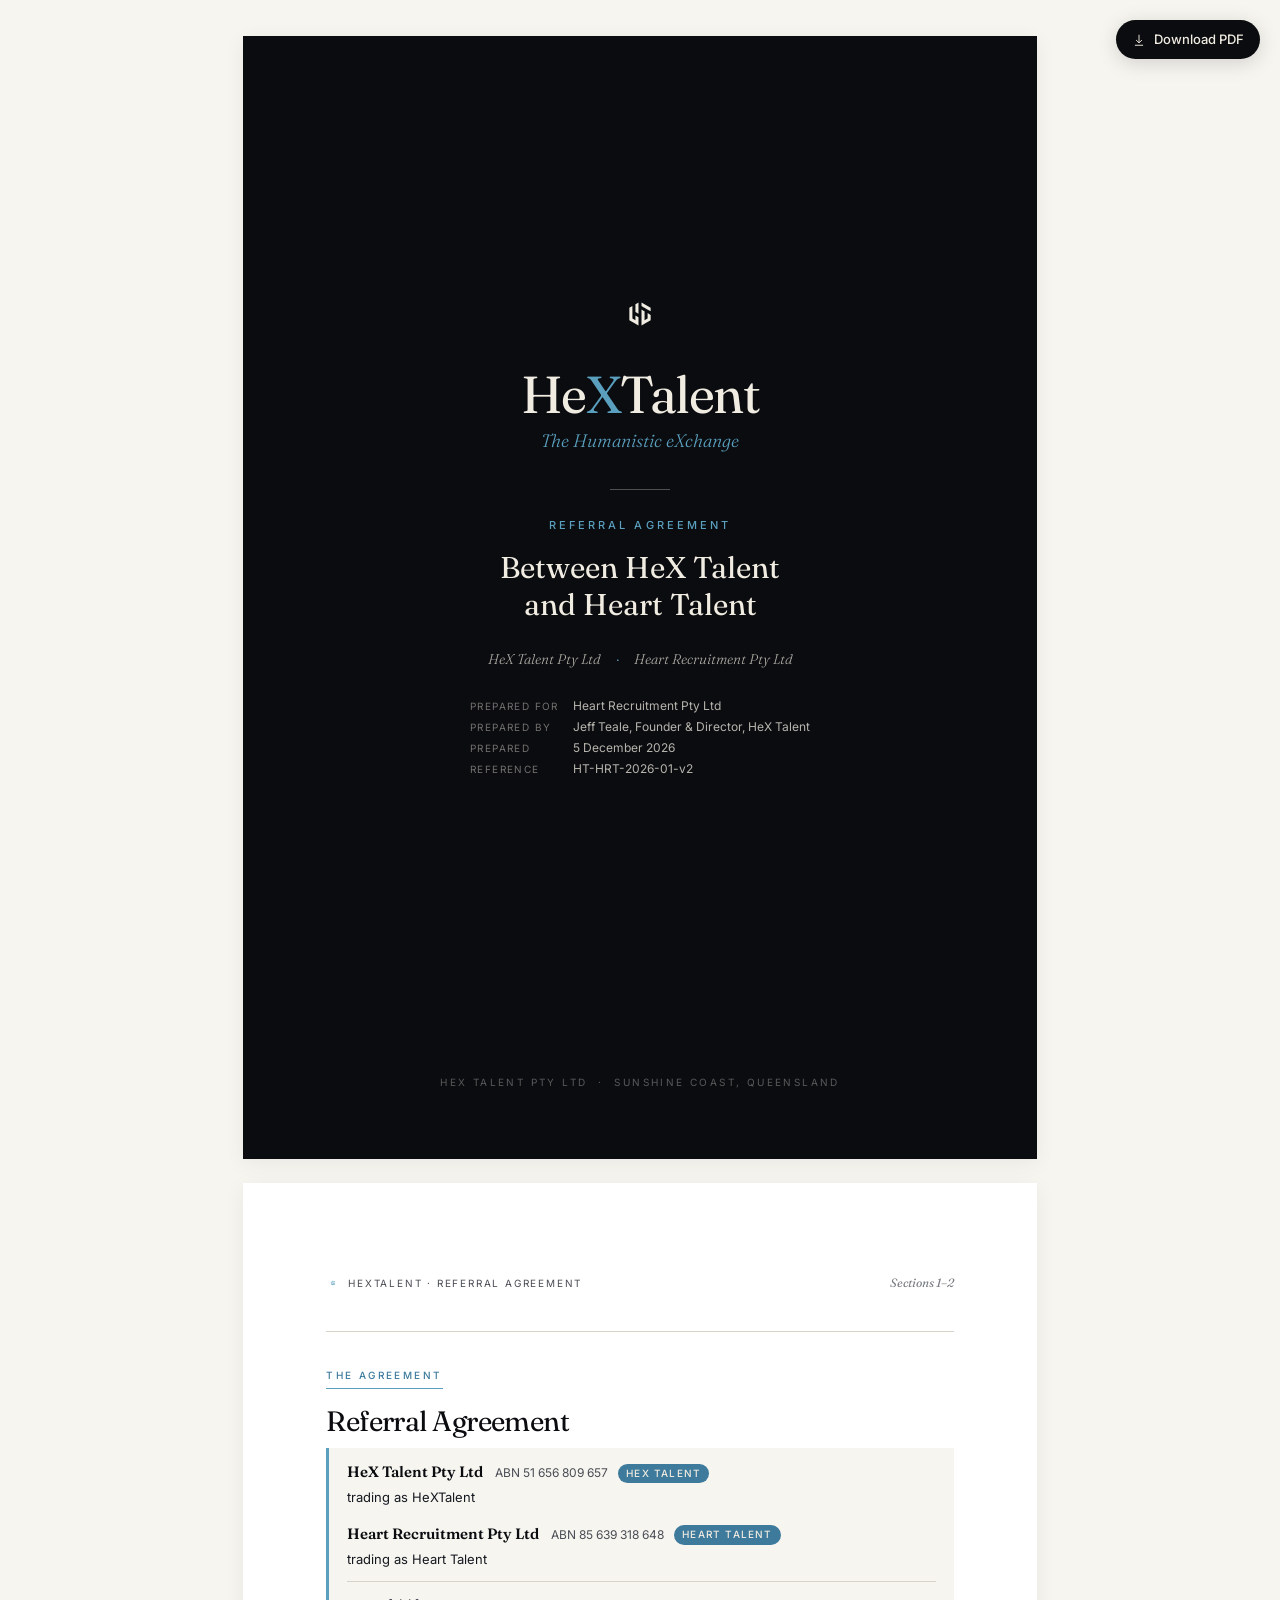
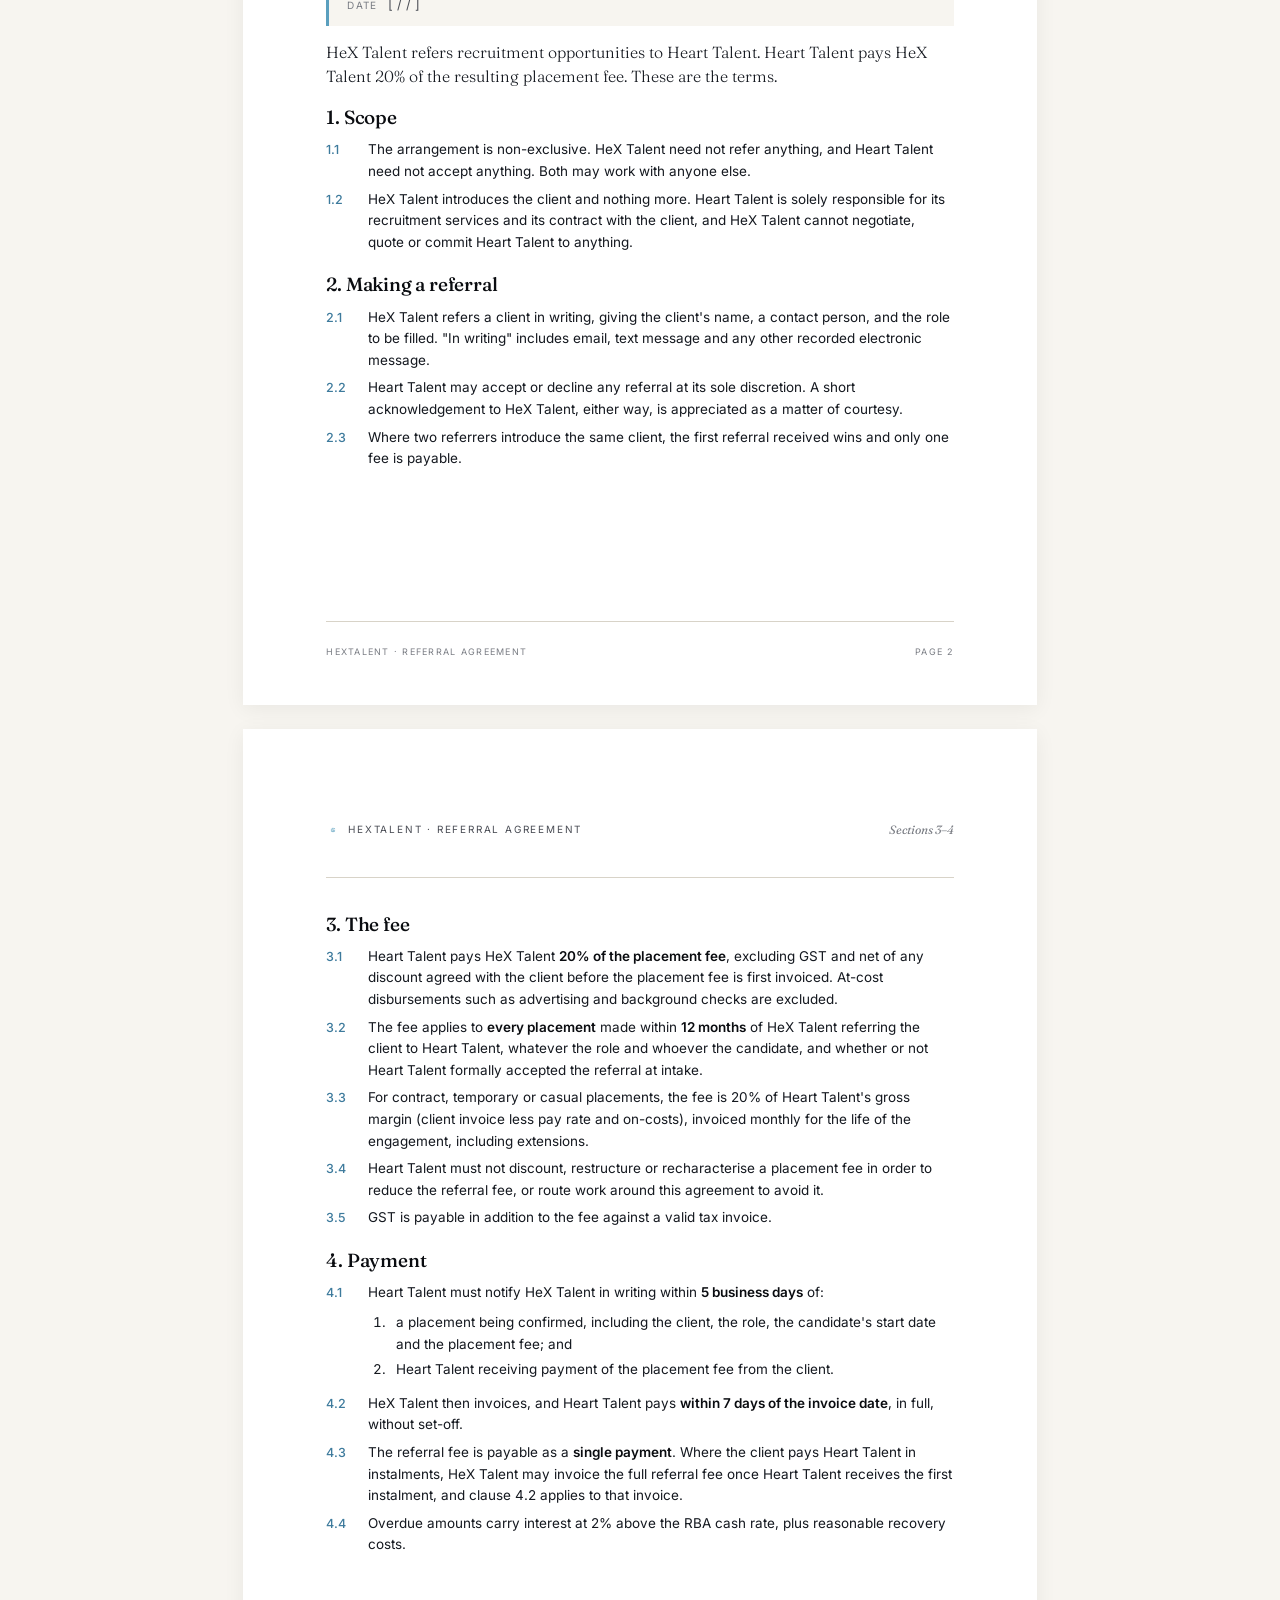
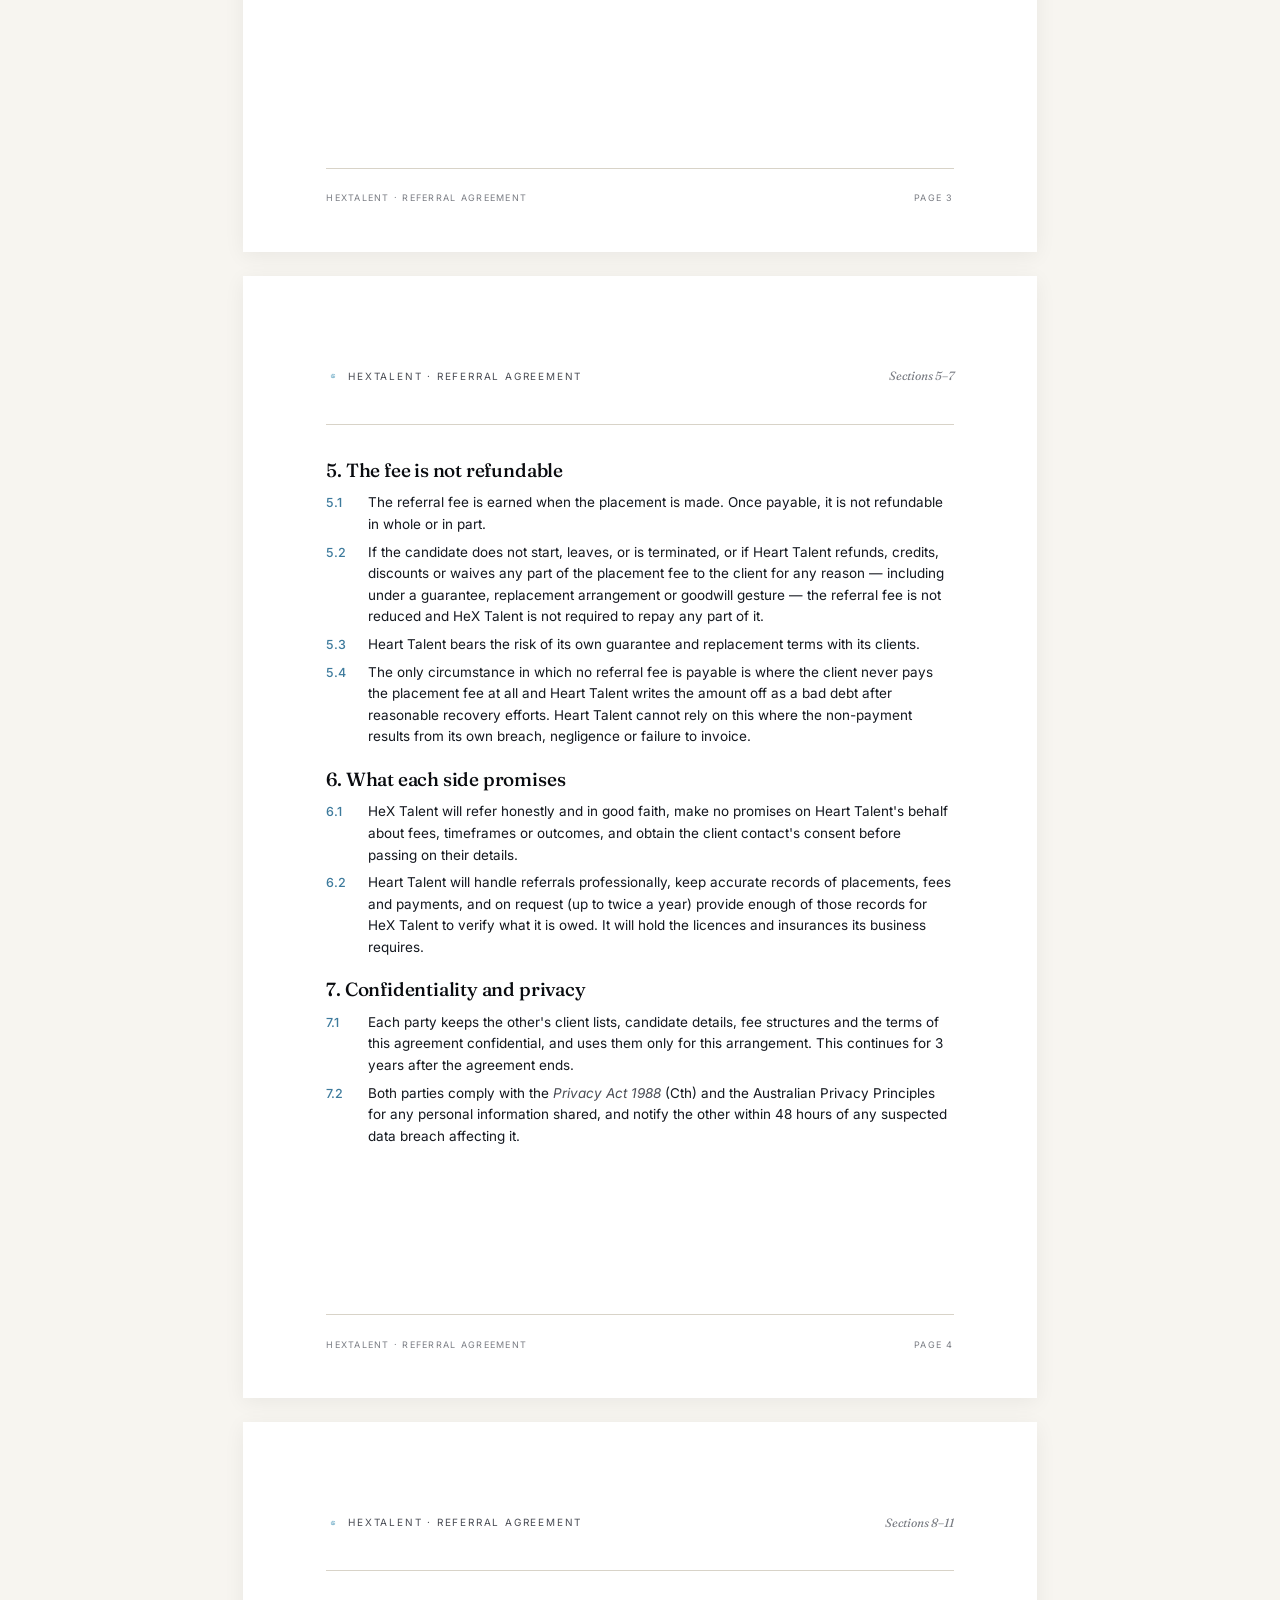
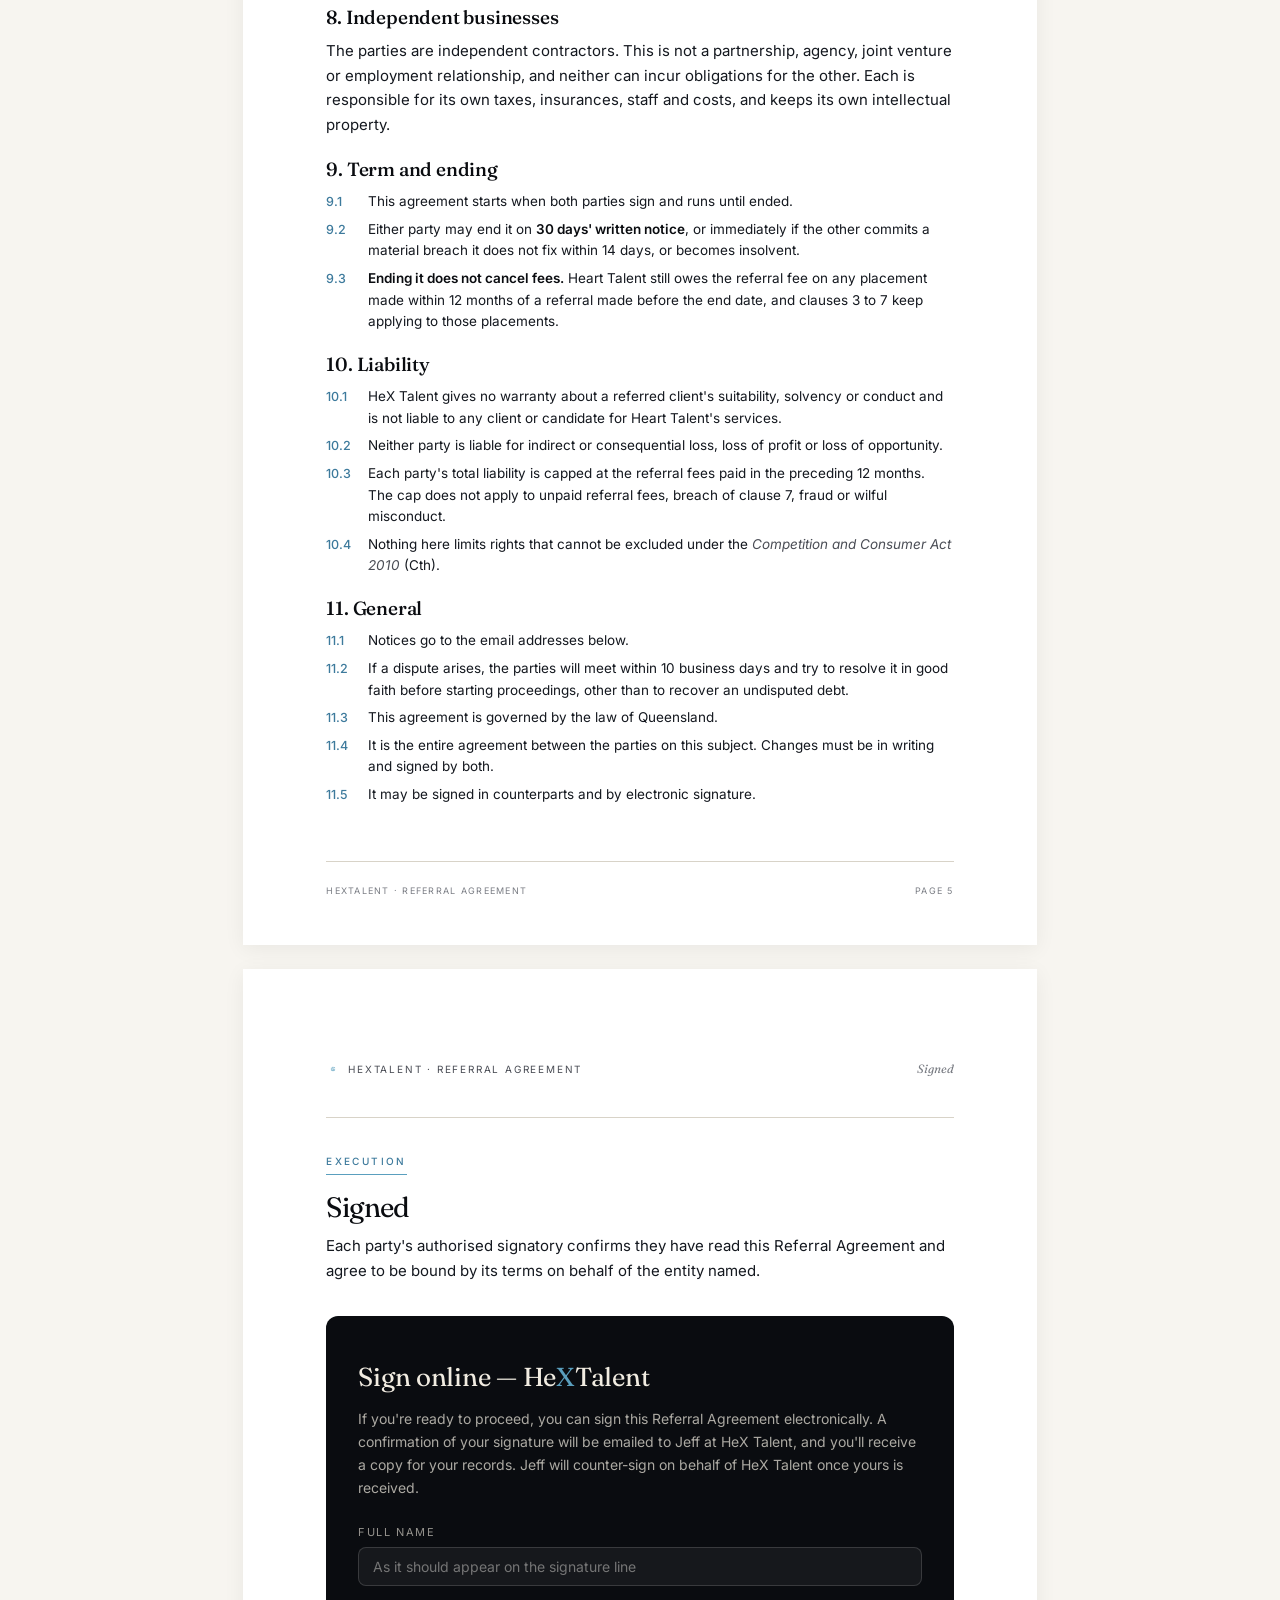
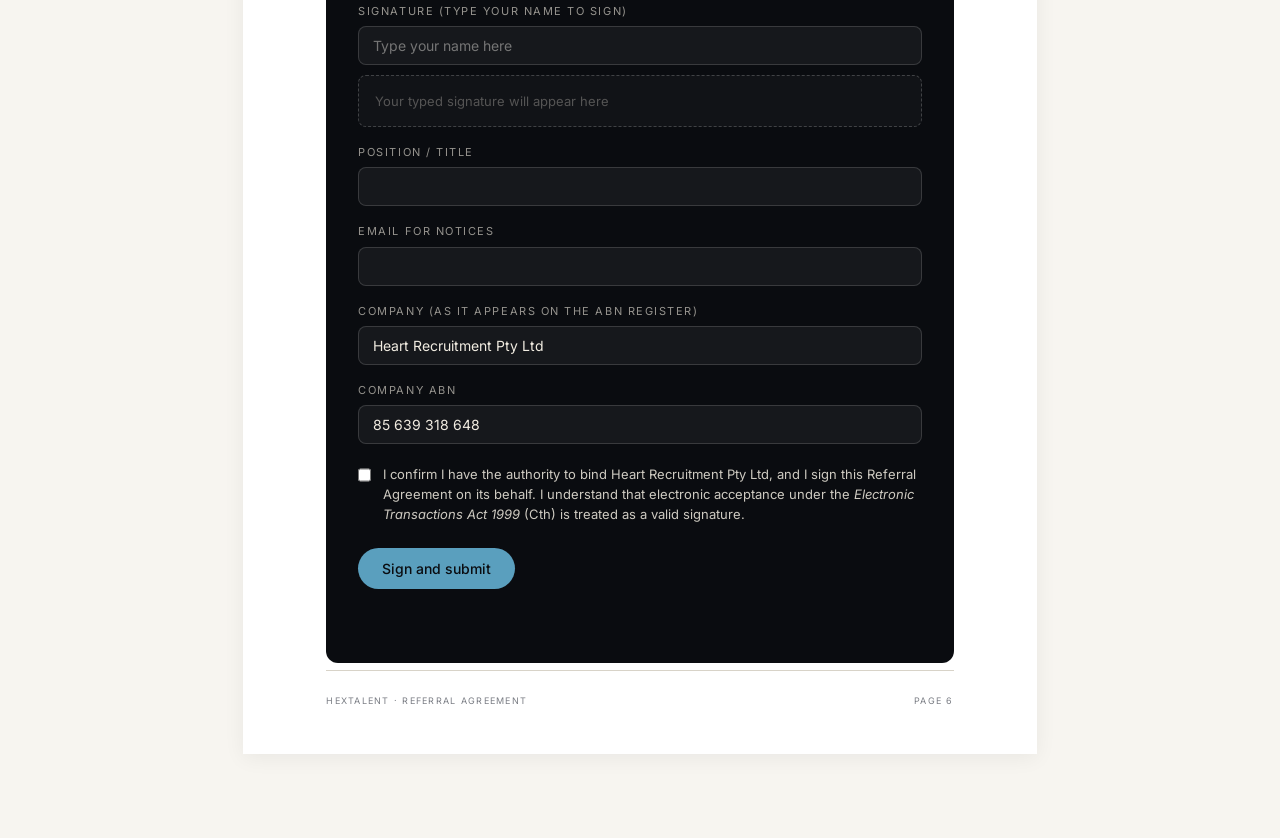
<file: partners/heart-talent-r9m2x4t8/index.html>
<!DOCTYPE html>
<html lang="en">
<head>
  <meta charset="UTF-8" />
  <meta name="viewport" content="width=device-width, initial-scale=1.0" />
  <title>Referral Agreement — HeXTalent &amp; Heart Talent</title>
  <meta name="description" content="Bilateral referral agreement between HeX Talent Pty Ltd and Heart Recruitment Pty Ltd. HeXTalent refers recruitment opportunities to Heart Talent in return for a 20% referral fee." />
  <meta name="robots" content="noindex, nofollow" />
  <link rel="icon" type="image/svg+xml" href="/assets/favicon.svg" />
  <link rel="preconnect" href="https://fonts.googleapis.com" />
  <link rel="preconnect" href="https://fonts.gstatic.com" crossorigin />
  <link href="https://fonts.googleapis.com/css2?family=Fraunces:opsz,wght@9..144,300;9..144,400;9..144,500;9..144,600&family=Inter:wght@300;400;500;600&display=swap" rel="stylesheet" />
  <style>
    /* =================================================================
       Palette + type — shared between screen and print
       ================================================================= */
    :root {
      --ink: #0a0c10;
      --paper: #ffffff;
      --paper-soft: #f7f5f0;
      --border: #d8d3c8;
      --border-strong: #b5ad9d;
      --text: #14181f;
      --text-soft: #4a4d55;
      --text-mute: #7a7d84;
      --accent: #5a9fbe;
      --accent-deep: #3d7a9c;
      --cream: #f1ece1;
    }

    * { box-sizing: border-box; margin: 0; padding: 0; }

    html { -webkit-font-smoothing: antialiased; -moz-osx-font-smoothing: grayscale; }
    body {
      font-family: 'Inter', system-ui, sans-serif;
      color: var(--text);
      background: var(--paper-soft);
      font-size: 15px;
      line-height: 1.65;
    }

    h1, h2, h3, .display, .wordmark { font-family: 'Fraunces', 'Times New Roman', serif; letter-spacing: -0.01em; }

    /* =================================================================
       Page container
       ================================================================= */
    .page {
      background: var(--paper);
      max-width: 210mm;
      margin: 24px auto;
      padding: 24mm 22mm;
      box-shadow: 0 4px 20px rgba(0,0,0,0.06);
      min-height: 297mm;
      position: relative;
    }

    /* Cover page — full-bleed dark */
    .page--cover {
      background: var(--ink);
      color: var(--cream);
      padding: 0;
      display: flex;
      flex-direction: column;
      justify-content: space-between;
      align-items: stretch;
    }
    .cover-inner {
      flex: 1;
      display: flex;
      flex-direction: column;
      align-items: center;
      justify-content: center;
      text-align: center;
      padding: 20mm 20mm;
      max-width: 100%;
    }
    .cover-mark {
      width: 72px; height: 72px;
      margin: 0 auto 18px;
      display: flex; align-items: center; justify-content: center;
      color: var(--cream);
    }
    .cover-mark svg { width: 100%; height: 100%; }
    .cover-wordmark {
      font-family: 'Fraunces', serif;
      font-weight: 400;
      font-size: 52px;
      line-height: 1;
      letter-spacing: -0.03em;
      margin-bottom: 6px;
    }
    .cover-wordmark .x { color: var(--accent); }
    .cover-tagline {
      font-family: 'Fraunces', serif;
      font-style: italic;
      font-weight: 300;
      font-size: 18px;
      color: var(--accent);
      margin-bottom: 34px;
    }
    .cover-rule {
      width: 60px; height: 1px;
      background: rgba(241,236,225,0.3);
      margin: 0 auto 26px;
    }
    .cover-doctype {
      font-size: 11px;
      font-weight: 500;
      letter-spacing: 0.28em;
      text-transform: uppercase;
      color: var(--accent);
      margin-bottom: 14px;
    }
    .cover-title {
      font-family: 'Fraunces', serif;
      font-weight: 400;
      font-size: 30px;
      line-height: 1.25;
      color: var(--cream);
      margin-bottom: 24px;
    }
    .cover-parties {
      font-family: 'Fraunces', serif;
      font-weight: 300;
      font-style: italic;
      font-size: 14px;
      color: rgba(241,236,225,0.7);
      line-height: 1.7;
      margin-bottom: 24px;
    }
    .cover-parties .amp {
      display: inline-block;
      margin: 0 12px;
      color: var(--accent);
      font-style: normal;
    }
    .cover-meta {
      display: inline-block;
      text-align: left;
      font-size: 12px;
      color: rgba(241,236,225,0.75);
      line-height: 1.75;
    }
    .cover-meta .lbl {
      display: inline-block;
      width: 100px;
      color: rgba(241,236,225,0.45);
      font-size: 10px;
      letter-spacing: 0.14em;
      text-transform: uppercase;
    }
    .cover-footer {
      padding: 14mm 0 18mm;
      text-align: center;
      font-size: 10px;
      letter-spacing: 0.24em;
      text-transform: uppercase;
      color: rgba(241,236,225,0.35);
    }

    /* =================================================================
       Content pages
       ================================================================= */
    .page__header {
      display: flex;
      justify-content: space-between;
      align-items: center;
      padding-bottom: 10mm;
      margin-bottom: 8mm;
      border-bottom: 1px solid var(--border);
      font-size: 10px;
      letter-spacing: 0.18em;
      text-transform: uppercase;
      color: var(--text-mute);
    }
    .page__header .brand {
      display: flex; align-items: center; gap: 8px;
      color: var(--text-soft);
    }
    .page__header .brand svg { width: 14px; height: 14px; }
    .page__header .ref {
      font-family: 'Fraunces', serif;
      font-style: italic;
      text-transform: none;
      letter-spacing: 0;
      font-size: 12px;
      color: var(--text-mute);
    }

    .page__footer {
      position: absolute;
      bottom: 12mm;
      left: 22mm; right: 22mm;
      display: flex;
      justify-content: space-between;
      font-size: 9px;
      letter-spacing: 0.14em;
      text-transform: uppercase;
      color: var(--text-mute);
      padding-top: 6mm;
      border-top: 1px solid var(--border);
    }

    /* Typography inside pages */
    .eyebrow {
      display: inline-block;
      font-size: 10px;
      font-weight: 500;
      letter-spacing: 0.24em;
      text-transform: uppercase;
      color: var(--accent-deep);
      padding-bottom: 4px;
      border-bottom: 1px solid var(--accent);
      margin-bottom: 16px;
    }

    h1.doc-h1 {
      font-family: 'Fraunces', serif;
      font-weight: 400;
      font-size: 28px;
      line-height: 1.2;
      color: var(--ink);
      margin-bottom: 10px;
      letter-spacing: -0.02em;
    }
    h2.doc-h2 {
      font-family: 'Fraunces', serif;
      font-weight: 500;
      font-size: 19px;
      color: var(--ink);
      margin: 16px 0 6px;
      letter-spacing: -0.01em;
    }
    h2.doc-h2:first-of-type { margin-top: 6px; }
    h3.doc-h3 {
      font-family: 'Inter', sans-serif;
      font-weight: 600;
      font-size: 13px;
      color: var(--ink);
      margin: 14px 0 4px;
      letter-spacing: 0;
    }

    p { margin-bottom: 10px; color: var(--text); }
    p.lede {
      font-family: 'Fraunces', serif;
      font-weight: 300;
      font-size: 16px;
      line-height: 1.5;
      color: var(--text);
      margin-bottom: 14px;
    }

    /* Numbered clauses — key legal typography */
    .clause {
      display: grid;
      grid-template-columns: 42px 1fr;
      column-gap: 0;
      margin-bottom: 6px;
      align-items: baseline;
    }
    .clause .num {
      font-family: 'Inter', sans-serif;
      font-weight: 500;
      font-size: 12.5px;
      color: var(--accent-deep);
      letter-spacing: 0;
      padding-top: 1px;
    }
    .clause .body { color: var(--text); font-size: 13.5px; line-height: 1.6; }
    .clause .body em { color: var(--text-soft); font-style: italic; }
    .clause .body strong { color: var(--ink); font-weight: 600; }

    /* Inline mini-list inside a clause (e.g. clause 4.1 (1)+(2)) */
    ol.mini-list {
      margin: 8px 0 6px 0;
      padding-left: 22px;
      list-style: decimal;
    }
    ol.mini-list li { padding-left: 6px; margin-bottom: 4px; }

    /* Parties block — the "between" statement */
    .parties {
      background: var(--paper-soft);
      border-left: 3px solid var(--accent);
      padding: 12px 18px;
      margin: 8px 0 14px;
      font-size: 13px;
      line-height: 1.55;
    }
    .parties .p-row { display: block; margin-bottom: 4px; }
    .parties .p-row:last-child { margin-bottom: 0; }
    .parties .p-name { font-weight: 600; color: var(--ink); font-family: 'Fraunces', serif; font-size: 15px; }
    .parties .p-abn { color: var(--text-soft); font-size: 12px; margin-left: 8px; }
    .parties .p-tag {
      display: inline-block;
      background: var(--accent-deep);
      color: var(--cream);
      font-size: 10px;
      font-weight: 500;
      letter-spacing: 0.12em;
      text-transform: uppercase;
      padding: 2px 8px;
      border-radius: 100px;
      margin-left: 6px;
      vertical-align: middle;
    }
    .parties .date-line {
      margin-top: 12px;
      padding-top: 12px;
      border-top: 1px solid var(--border);
      font-size: 13px;
      color: var(--text-soft);
    }
    .parties .date-line .date-label {
      font-size: 10px;
      letter-spacing: 0.14em;
      text-transform: uppercase;
      color: var(--text-mute);
      margin-right: 10px;
    }

    /* Callout / summary box */
    .callout {
      background: var(--paper-soft);
      border-left: 3px solid var(--accent);
      padding: 16px 20px;
      margin: 18px 0;
      font-size: 13px;
      color: var(--text-soft);
    }

    /* Signature block (print) */
    .sig-block {
      margin-top: 40px;
      display: grid;
      grid-template-columns: 1fr 1fr;
      gap: 40px;
    }
    .sig-party h3 {
      font-family: 'Fraunces', serif;
      font-weight: 500;
      font-size: 15px;
      margin-bottom: 6px;
      color: var(--ink);
    }
    .sig-party .party-abn {
      font-size: 11px;
      color: var(--text-mute);
      margin-bottom: 20px;
    }
    .sig-line {
      border-bottom: 1px solid var(--text-soft);
      height: 30px;
      margin-bottom: 4px;
    }
    .sig-label {
      font-size: 10px;
      letter-spacing: 0.14em;
      text-transform: uppercase;
      color: var(--text-mute);
      margin-bottom: 14px;
    }
    .sig-prefill {
      padding: 6px 0 4px;
      font-family: 'Fraunces', serif;
      font-size: 15px;
      color: var(--ink);
    }
    .sig-prefill.role { font-family: 'Inter', sans-serif; font-size: 13px; }

    /* Accept form (screen only) */
    .accept-form {
      background: var(--ink);
      color: var(--cream);
      padding: 40px 32px;
      border-radius: 12px;
      margin-top: 32px;
    }
    .accept-form h2 {
      font-family: 'Fraunces', serif;
      font-weight: 400;
      font-size: 26px;
      color: var(--cream);
      margin-bottom: 8px;
    }
    .accept-form h2 .x { color: var(--accent); }
    .accept-form .accept-intro {
      color: rgba(241,236,225,0.7);
      font-size: 14px;
      margin-bottom: 24px;
    }
    .accept-form label {
      display: block;
      font-size: 11px;
      letter-spacing: 0.14em;
      text-transform: uppercase;
      color: rgba(241,236,225,0.6);
      margin-bottom: 6px;
      margin-top: 16px;
    }
    .accept-form input[type="text"],
    .accept-form input[type="email"] {
      width: 100%;
      padding: 10px 14px;
      font-size: 14px;
      background: rgba(255,255,255,0.05);
      border: 1px solid rgba(255,255,255,0.15);
      border-radius: 8px;
      color: var(--cream);
      font-family: inherit;
    }
    .accept-form input:focus {
      outline: none;
      border-color: var(--accent);
      background: rgba(255,255,255,0.08);
    }
    .accept-form .signature-preview {
      margin-top: 10px;
      padding: 14px 16px;
      background: rgba(255,255,255,0.03);
      border: 1px dashed rgba(255,255,255,0.2);
      border-radius: 8px;
      font-family: 'Fraunces', serif;
      font-style: italic;
      font-size: 22px;
      color: var(--cream);
      min-height: 52px;
      display: flex;
      align-items: center;
    }
    .accept-form .signature-preview.empty {
      color: rgba(241,236,225,0.3);
      font-size: 13px;
      font-style: normal;
      font-family: 'Inter', sans-serif;
    }
    .accept-form .confirm-row {
      display: flex;
      gap: 12px;
      align-items: flex-start;
      margin-top: 20px;
      font-size: 13px;
      color: rgba(241,236,225,0.85);
      line-height: 1.55;
    }
    .accept-form input[type="checkbox"] {
      margin-top: 3px;
      width: 16px; height: 16px;
      accent-color: var(--accent);
    }
    .accept-form button {
      margin-top: 24px;
      background: var(--accent);
      color: var(--ink);
      font-family: inherit;
      font-weight: 500;
      font-size: 14px;
      padding: 12px 24px;
      border: none;
      border-radius: 100px;
      cursor: pointer;
      transition: background 0.2s;
    }
    .accept-form button:hover { background: var(--cream); }
    .accept-form button:disabled { opacity: 0.4; cursor: not-allowed; }
    .accept-form .status {
      margin-top: 16px;
      font-size: 13px;
      min-height: 18px;
    }
    .accept-form .status.error { color: #ffb4b4; }
    .accept-form .status.success { color: #b7e5c8; }

    .accept-success {
      background: var(--ink);
      color: var(--cream);
      padding: 60px 32px;
      border-radius: 12px;
      margin-top: 32px;
      text-align: center;
    }
    .accept-success h2 {
      font-family: 'Fraunces', serif;
      font-size: 32px;
      font-weight: 400;
      color: var(--cream);
      margin-bottom: 12px;
    }
    .accept-success p {
      color: rgba(241,236,225,0.75);
      font-size: 15px;
      max-width: 540px;
      margin: 0 auto;
    }

    /* Print-only / screen-only helpers */
    .print-only { display: none; }
    .screen-only { display: block; }

    /* Floating "Download PDF" pill — screen only */
    .pdf-pill {
      position: fixed;
      top: 20px;
      right: 20px;
      display: inline-flex;
      align-items: center;
      gap: 8px;
      padding: 9px 16px;
      background: var(--ink);
      color: var(--cream);
      font-size: 13px;
      font-weight: 500;
      font-family: 'Inter', sans-serif;
      border-radius: 100px;
      text-decoration: none;
      box-shadow: 0 4px 20px rgba(0,0,0,0.15);
      z-index: 100;
      transition: transform 200ms ease, background 200ms ease;
    }
    .pdf-pill:hover { transform: translateY(-2px); background: var(--accent-deep); }
    .pdf-pill svg { width: 14px; height: 14px; }
    @media screen and (max-width: 640px) {
      .pdf-pill { top: 12px; right: 12px; padding: 7px 12px; font-size: 12px; }
    }

    /* Screen-only web background */
    @media screen {
      body { background: var(--paper-soft); padding: 12px 0 60px; }
    }

    /* =================================================================
       Print styles — for Chrome headless → PDF export
       ================================================================= */
    @media print {
      @page {
        size: A4;
        margin: 20mm 22mm 22mm;
        @bottom-right {
          content: counter(page);
          font-family: 'Inter', sans-serif;
          font-size: 9pt;
          color: #7a7d84;
          letter-spacing: 0.14em;
        }
        @bottom-left {
          content: "HeXTalent · Referral Agreement";
          font-family: 'Inter', sans-serif;
          font-size: 8pt;
          color: #7a7d84;
          letter-spacing: 0.14em;
          text-transform: uppercase;
        }
      }
      @page :first {
        @bottom-right { content: none; }
        @bottom-left { content: none; }
      }
      .page--cover {
        padding: 0 !important;
        min-height: 245mm;
        display: flex;
        align-items: center;
        justify-content: center;
      }
      body { background: white !important; }
      .page {
        box-shadow: none;
        margin: 0;
        padding: 0;
        min-height: auto;
        page-break-after: always;
      }
      .page:last-child { page-break-after: auto; }
      .page__footer { display: none; }
      .pdf-pill, .screen-only { display: none !important; }
      .print-only { display: block !important; }
      .sig-block { display: grid !important; }

      /* Keep clauses, headings, and the parties block from splitting badly */
      h1.doc-h1, h2.doc-h2, h3.doc-h3 { page-break-after: avoid; break-after: avoid; }
      .clause { page-break-inside: avoid; break-inside: avoid; }
      .parties { page-break-inside: avoid; break-inside: avoid; }
      .sig-block { page-break-inside: avoid; break-inside: avoid; }
      .sig-party { page-break-inside: avoid; break-inside: avoid; }
      p { orphans: 3; widows: 3; }
    }
  </style>
</head>
<body>

<a class="pdf-pill screen-only" href="/partners/heart-talent-r9m2x4t8/agreement.pdf" download="HeXTalent-Heart-Talent-Referral-Agreement.pdf" aria-label="Download PDF version">
  <svg viewBox="0 0 24 24" fill="none" stroke="currentColor" stroke-width="1.6"><path d="M12 3v14m0 0l-5-5m5 5l5-5M5 21h14"/></svg>
  Download PDF
</a>

<!-- ==================== COVER PAGE ==================== -->
<section class="page page--cover">
  <div class="cover-inner">
    <div class="cover-mark">
      <svg viewBox="0 0 8467 8467" fill="currentColor">
        <path d="M4055 2891l-86 49 -272 158 0 147 0 266 0 147 0 329 358 207 0 -330 0 -83 0 -330 0 -147 0 0 0 -413zm357 413l268 155 90 52 268 155 447 258 0 -413 -715 -413 0 0 -358 -207 0 413zm715 1239l0 206 -357 207 0 -1032 -90 -52 -268 -155 0 516 0 242 0 687 0 413 358 -206 89 -52 268 -155 358 -206 0 -619 -358 -207 0 413zm-1788 -826l0 -413 -357 207 0 1445 357 206 268 155 90 52 358 206 0 -79 0 -334 0 -142 0 -413 -358 -207 0 413 0 143 -358 -207 0 -1032z"/>
      </svg>
    </div>
    <div class="cover-wordmark">He<span class="x">X</span>Talent</div>
    <div class="cover-tagline">The Humanistic eXchange</div>

    <div class="cover-rule"></div>

    <div class="cover-doctype">Referral Agreement</div>
    <div class="cover-title">Between HeX Talent<br/>and Heart Talent</div>

    <div class="cover-parties">
      HeX Talent Pty Ltd <span class="amp">·</span> Heart Recruitment Pty Ltd
    </div>

    <div class="cover-meta">
      <div><span class="lbl">Prepared for</span> Heart Recruitment Pty Ltd</div>
      <div><span class="lbl">Prepared by</span> Jeff Teale, Founder &amp; Director, HeX Talent</div>
      <div><span class="lbl">Prepared</span> <span data-today>—</span></div>
      <div><span class="lbl">Reference</span> HT-HRT-2026-01-v2</div>
    </div>
  </div>
  <div class="cover-footer">Hex Talent Pty Ltd &nbsp;·&nbsp; Sunshine Coast, Queensland</div>
</section>

<!-- ==================== PAGE 2 — PARTIES + CLAUSES 1–2 ==================== -->
<section class="page">
  <header class="page__header">
    <div class="brand">
      <svg viewBox="0 0 8467 8467" fill="currentColor" style="color: var(--accent);"><path d="M4055 2891l-86 49 -272 158 0 147 0 266 0 147 0 329 358 207 0 -330 0 -83 0 -330 0 -147 0 0 0 -413zm357 413l268 155 90 52 268 155 447 258 0 -413 -715 -413 0 0 -358 -207 0 413zm715 1239l0 206 -357 207 0 -1032 -90 -52 -268 -155 0 516 0 242 0 687 0 413 358 -206 89 -52 268 -155 358 -206 0 -619 -358 -207 0 413zm-1788 -826l0 -413 -357 207 0 1445 357 206 268 155 90 52 358 206 0 -79 0 -334 0 -142 0 -413 -358 -207 0 413 0 143 -358 -207 0 -1032z"/></svg>
      HeXTalent · Referral Agreement
    </div>
    <div class="ref">Sections 1–2</div>
  </header>

  <div class="eyebrow">The Agreement</div>
  <h1 class="doc-h1">Referral Agreement</h1>

  <div class="parties">
    <div class="p-row">
      <span class="p-name">HeX Talent Pty Ltd</span>
      <span class="p-abn">ABN 51 656 809 657</span>
      <span class="p-tag">HeX Talent</span>
    </div>
    <div class="p-row" style="margin-top:4px;">trading as HeXTalent</div>
    <div class="p-row" style="margin-top:14px;">
      <span class="p-name">Heart Recruitment Pty Ltd</span>
      <span class="p-abn">ABN 85 639 318 648</span>
      <span class="p-tag">Heart Talent</span>
    </div>
    <div class="p-row" style="margin-top:4px;">trading as Heart Talent</div>
    <div class="date-line">
      <span class="date-label">Date</span>[    /    /    ]
    </div>
  </div>

  <p class="lede">HeX Talent refers recruitment opportunities to Heart Talent. Heart Talent pays HeX Talent 20% of the resulting placement fee. These are the terms.</p>

  <h2 class="doc-h2">1. Scope</h2>
  <div class="clause"><div class="num">1.1</div><div class="body">The arrangement is non-exclusive. HeX Talent need not refer anything, and Heart Talent need not accept anything. Both may work with anyone else.</div></div>
  <div class="clause"><div class="num">1.2</div><div class="body">HeX Talent introduces the client and nothing more. Heart Talent is solely responsible for its recruitment services and its contract with the client, and HeX Talent cannot negotiate, quote or commit Heart Talent to anything.</div></div>

  <h2 class="doc-h2">2. Making a referral</h2>
  <div class="clause"><div class="num">2.1</div><div class="body">HeX Talent refers a client in writing, giving the client's name, a contact person, and the role to be filled. "In writing" includes email, text message and any other recorded electronic message.</div></div>
  <div class="clause"><div class="num">2.2</div><div class="body">Heart Talent may accept or decline any referral at its sole discretion. A short acknowledgement to HeX Talent, either way, is appreciated as a matter of courtesy.</div></div>
  <div class="clause"><div class="num">2.3</div><div class="body">Where two referrers introduce the same client, the first referral received wins and only one fee is payable.</div></div>

  <div class="page__footer"><span>HeXTalent · Referral Agreement</span><span>Page 2</span></div>
</section>

<!-- ==================== PAGE 3 — CLAUSES 3–4 ==================== -->
<section class="page">
  <header class="page__header">
    <div class="brand">
      <svg viewBox="0 0 8467 8467" fill="currentColor" style="color: var(--accent);"><path d="M4055 2891l-86 49 -272 158 0 147 0 266 0 147 0 329 358 207 0 -330 0 -83 0 -330 0 -147 0 0 0 -413zm357 413l268 155 90 52 268 155 447 258 0 -413 -715 -413 0 0 -358 -207 0 413zm715 1239l0 206 -357 207 0 -1032 -90 -52 -268 -155 0 516 0 242 0 687 0 413 358 -206 89 -52 268 -155 358 -206 0 -619 -358 -207 0 413zm-1788 -826l0 -413 -357 207 0 1445 357 206 268 155 90 52 358 206 0 -79 0 -334 0 -142 0 -413 -358 -207 0 413 0 143 -358 -207 0 -1032z"/></svg>
      HeXTalent · Referral Agreement
    </div>
    <div class="ref">Sections 3–4</div>
  </header>

  <h2 class="doc-h2">3. The fee</h2>
  <div class="clause"><div class="num">3.1</div><div class="body">Heart Talent pays HeX Talent <strong>20% of the placement fee</strong>, excluding GST and net of any discount agreed with the client before the placement fee is first invoiced. At-cost disbursements such as advertising and background checks are excluded.</div></div>
  <div class="clause"><div class="num">3.2</div><div class="body">The fee applies to <strong>every placement</strong> made within <strong>12 months</strong> of HeX Talent referring the client to Heart Talent, whatever the role and whoever the candidate, and whether or not Heart Talent formally accepted the referral at intake.</div></div>
  <div class="clause"><div class="num">3.3</div><div class="body">For contract, temporary or casual placements, the fee is 20% of Heart Talent's gross margin (client invoice less pay rate and on-costs), invoiced monthly for the life of the engagement, including extensions.</div></div>
  <div class="clause"><div class="num">3.4</div><div class="body">Heart Talent must not discount, restructure or recharacterise a placement fee in order to reduce the referral fee, or route work around this agreement to avoid it.</div></div>
  <div class="clause"><div class="num">3.5</div><div class="body">GST is payable in addition to the fee against a valid tax invoice.</div></div>

  <h2 class="doc-h2">4. Payment</h2>
  <div class="clause"><div class="num">4.1</div><div class="body">Heart Talent must notify HeX Talent in writing within <strong>5 business days</strong> of:
    <ol class="mini-list">
      <li>a placement being confirmed, including the client, the role, the candidate's start date and the placement fee; and</li>
      <li>Heart Talent receiving payment of the placement fee from the client.</li>
    </ol>
  </div></div>
  <div class="clause"><div class="num">4.2</div><div class="body">HeX Talent then invoices, and Heart Talent pays <strong>within 7 days of the invoice date</strong>, in full, without set-off.</div></div>
  <div class="clause"><div class="num">4.3</div><div class="body">The referral fee is payable as a <strong>single payment</strong>. Where the client pays Heart Talent in instalments, HeX Talent may invoice the full referral fee once Heart Talent receives the first instalment, and clause 4.2 applies to that invoice.</div></div>
  <div class="clause"><div class="num">4.4</div><div class="body">Overdue amounts carry interest at 2% above the RBA cash rate, plus reasonable recovery costs.</div></div>

  <div class="page__footer"><span>HeXTalent · Referral Agreement</span><span>Page 3</span></div>
</section>

<!-- ==================== PAGE 4 — CLAUSES 5–7 ==================== -->
<section class="page">
  <header class="page__header">
    <div class="brand">
      <svg viewBox="0 0 8467 8467" fill="currentColor" style="color: var(--accent);"><path d="M4055 2891l-86 49 -272 158 0 147 0 266 0 147 0 329 358 207 0 -330 0 -83 0 -330 0 -147 0 0 0 -413zm357 413l268 155 90 52 268 155 447 258 0 -413 -715 -413 0 0 -358 -207 0 413zm715 1239l0 206 -357 207 0 -1032 -90 -52 -268 -155 0 516 0 242 0 687 0 413 358 -206 89 -52 268 -155 358 -206 0 -619 -358 -207 0 413zm-1788 -826l0 -413 -357 207 0 1445 357 206 268 155 90 52 358 206 0 -79 0 -334 0 -142 0 -413 -358 -207 0 413 0 143 -358 -207 0 -1032z"/></svg>
      HeXTalent · Referral Agreement
    </div>
    <div class="ref">Sections 5–7</div>
  </header>

  <h2 class="doc-h2">5. The fee is not refundable</h2>
  <div class="clause"><div class="num">5.1</div><div class="body">The referral fee is earned when the placement is made. Once payable, it is not refundable in whole or in part.</div></div>
  <div class="clause"><div class="num">5.2</div><div class="body">If the candidate does not start, leaves, or is terminated, or if Heart Talent refunds, credits, discounts or waives any part of the placement fee to the client for any reason — including under a guarantee, replacement arrangement or goodwill gesture — the referral fee is not reduced and HeX Talent is not required to repay any part of it.</div></div>
  <div class="clause"><div class="num">5.3</div><div class="body">Heart Talent bears the risk of its own guarantee and replacement terms with its clients.</div></div>
  <div class="clause"><div class="num">5.4</div><div class="body">The only circumstance in which no referral fee is payable is where the client never pays the placement fee at all and Heart Talent writes the amount off as a bad debt after reasonable recovery efforts. Heart Talent cannot rely on this where the non-payment results from its own breach, negligence or failure to invoice.</div></div>

  <h2 class="doc-h2">6. What each side promises</h2>
  <div class="clause"><div class="num">6.1</div><div class="body">HeX Talent will refer honestly and in good faith, make no promises on Heart Talent's behalf about fees, timeframes or outcomes, and obtain the client contact's consent before passing on their details.</div></div>
  <div class="clause"><div class="num">6.2</div><div class="body">Heart Talent will handle referrals professionally, keep accurate records of placements, fees and payments, and on request (up to twice a year) provide enough of those records for HeX Talent to verify what it is owed. It will hold the licences and insurances its business requires.</div></div>

  <h2 class="doc-h2">7. Confidentiality and privacy</h2>
  <div class="clause"><div class="num">7.1</div><div class="body">Each party keeps the other's client lists, candidate details, fee structures and the terms of this agreement confidential, and uses them only for this arrangement. This continues for 3 years after the agreement ends.</div></div>
  <div class="clause"><div class="num">7.2</div><div class="body">Both parties comply with the <em>Privacy Act 1988</em> (Cth) and the Australian Privacy Principles for any personal information shared, and notify the other within 48 hours of any suspected data breach affecting it.</div></div>

  <div class="page__footer"><span>HeXTalent · Referral Agreement</span><span>Page 4</span></div>
</section>

<!-- ==================== PAGE 5 — CLAUSES 8–11 ==================== -->
<section class="page">
  <header class="page__header">
    <div class="brand">
      <svg viewBox="0 0 8467 8467" fill="currentColor" style="color: var(--accent);"><path d="M4055 2891l-86 49 -272 158 0 147 0 266 0 147 0 329 358 207 0 -330 0 -83 0 -330 0 -147 0 0 0 -413zm357 413l268 155 90 52 268 155 447 258 0 -413 -715 -413 0 0 -358 -207 0 413zm715 1239l0 206 -357 207 0 -1032 -90 -52 -268 -155 0 516 0 242 0 687 0 413 358 -206 89 -52 268 -155 358 -206 0 -619 -358 -207 0 413zm-1788 -826l0 -413 -357 207 0 1445 357 206 268 155 90 52 358 206 0 -79 0 -334 0 -142 0 -413 -358 -207 0 413 0 143 -358 -207 0 -1032z"/></svg>
      HeXTalent · Referral Agreement
    </div>
    <div class="ref">Sections 8–11</div>
  </header>

  <h2 class="doc-h2">8. Independent businesses</h2>
  <p>The parties are independent contractors. This is not a partnership, agency, joint venture or employment relationship, and neither can incur obligations for the other. Each is responsible for its own taxes, insurances, staff and costs, and keeps its own intellectual property.</p>

  <h2 class="doc-h2">9. Term and ending</h2>
  <div class="clause"><div class="num">9.1</div><div class="body">This agreement starts when both parties sign and runs until ended.</div></div>
  <div class="clause"><div class="num">9.2</div><div class="body">Either party may end it on <strong>30 days' written notice</strong>, or immediately if the other commits a material breach it does not fix within 14 days, or becomes insolvent.</div></div>
  <div class="clause"><div class="num">9.3</div><div class="body"><strong>Ending it does not cancel fees.</strong> Heart Talent still owes the referral fee on any placement made within 12 months of a referral made before the end date, and clauses 3 to 7 keep applying to those placements.</div></div>

  <h2 class="doc-h2">10. Liability</h2>
  <div class="clause"><div class="num">10.1</div><div class="body">HeX Talent gives no warranty about a referred client's suitability, solvency or conduct and is not liable to any client or candidate for Heart Talent's services.</div></div>
  <div class="clause"><div class="num">10.2</div><div class="body">Neither party is liable for indirect or consequential loss, loss of profit or loss of opportunity.</div></div>
  <div class="clause"><div class="num">10.3</div><div class="body">Each party's total liability is capped at the referral fees paid in the preceding 12 months. The cap does not apply to unpaid referral fees, breach of clause 7, fraud or wilful misconduct.</div></div>
  <div class="clause"><div class="num">10.4</div><div class="body">Nothing here limits rights that cannot be excluded under the <em>Competition and Consumer Act 2010</em> (Cth).</div></div>

  <h2 class="doc-h2">11. General</h2>
  <div class="clause"><div class="num">11.1</div><div class="body">Notices go to the email addresses below.</div></div>
  <div class="clause"><div class="num">11.2</div><div class="body">If a dispute arises, the parties will meet within 10 business days and try to resolve it in good faith before starting proceedings, other than to recover an undisputed debt.</div></div>
  <div class="clause"><div class="num">11.3</div><div class="body">This agreement is governed by the law of Queensland.</div></div>
  <div class="clause"><div class="num">11.4</div><div class="body">It is the entire agreement between the parties on this subject. Changes must be in writing and signed by both.</div></div>
  <div class="clause"><div class="num">11.5</div><div class="body">It may be signed in counterparts and by electronic signature.</div></div>

  <div class="page__footer"><span>HeXTalent · Referral Agreement</span><span>Page 5</span></div>
</section>

<!-- ==================== PAGE 6 — SIGNATURE + ACCEPT FORM ==================== -->
<section class="page">
  <header class="page__header">
    <div class="brand">
      <svg viewBox="0 0 8467 8467" fill="currentColor" style="color: var(--accent);"><path d="M4055 2891l-86 49 -272 158 0 147 0 266 0 147 0 329 358 207 0 -330 0 -83 0 -330 0 -147 0 0 0 -413zm357 413l268 155 90 52 268 155 447 258 0 -413 -715 -413 0 0 -358 -207 0 413zm715 1239l0 206 -357 207 0 -1032 -90 -52 -268 -155 0 516 0 242 0 687 0 413 358 -206 89 -52 268 -155 358 -206 0 -619 -358 -207 0 413zm-1788 -826l0 -413 -357 207 0 1445 357 206 268 155 90 52 358 206 0 -79 0 -334 0 -142 0 -413 -358 -207 0 413 0 143 -358 -207 0 -1032z"/></svg>
      HeXTalent · Referral Agreement
    </div>
    <div class="ref">Signed</div>
  </header>

  <div class="eyebrow">Execution</div>
  <h1 class="doc-h1">Signed</h1>

  <p>Each party's authorised signatory confirms they have read this Referral Agreement and agree to be bound by its terms on behalf of the entity named.</p>

  <!-- Print-only signature block (both parties) -->
  <div class="sig-block print-only">
    <div class="sig-party">
      <h3>Signed on behalf of Heart Recruitment Pty Ltd</h3>
      <div class="party-abn">ABN 85 639 318 648</div>
      <div class="sig-line"></div><div class="sig-label">Signature</div>
      <div class="sig-line"></div><div class="sig-label">Printed name</div>
      <div class="sig-line"></div><div class="sig-label">Position</div>
      <div class="sig-line"></div><div class="sig-label">Date</div>
      <div class="sig-line"></div><div class="sig-label">Email for notices</div>
    </div>
    <div class="sig-party">
      <h3>Signed on behalf of Hex Talent Pty Ltd</h3>
      <div class="party-abn">ABN 51 656 809 657</div>
      <div class="sig-line" style="border-bottom-style: dashed;"></div><div class="sig-label">Signature</div>
      <div class="sig-prefill">Jeff Teale</div><div class="sig-label">Printed name</div>
      <div class="sig-prefill role">Founder &amp; Director</div><div class="sig-label">Position</div>
      <div class="sig-line"></div><div class="sig-label">Date</div>
      <div class="sig-prefill role">jeff@hextalent.com.au</div><div class="sig-label">Email for notices</div>
    </div>
  </div>

  <!-- Screen-only accept form (interactive) — for Heart Talent to sign -->
  <div class="accept-form screen-only" id="acceptForm">
    <h2>Sign online — He<span class="x">X</span>Talent</h2>
    <p class="accept-intro">If you're ready to proceed, you can sign this Referral Agreement electronically. A confirmation of your signature will be emailed to Jeff at HeX Talent, and you'll receive a copy for your records. Jeff will counter-sign on behalf of HeX Talent once yours is received.</p>

    <form id="acceptFormEl">
      <label for="af-name">Full name</label>
      <input type="text" id="af-name" name="name" required autocomplete="name" placeholder="As it should appear on the signature line" />

      <label for="af-signature">Signature (type your name to sign)</label>
      <input type="text" id="af-signature" name="signature" required placeholder="Type your name here" />
      <div class="signature-preview empty" id="af-signature-preview">Your typed signature will appear here</div>

      <label for="af-position">Position / title</label>
      <input type="text" id="af-position" name="position" required autocomplete="organization-title" />

      <label for="af-email">Email for notices</label>
      <input type="email" id="af-email" name="email" required autocomplete="email" />

      <label for="af-company">Company (as it appears on the ABN register)</label>
      <input type="text" id="af-company" name="company" value="Heart Recruitment Pty Ltd" required />

      <label for="af-abn">Company ABN</label>
      <input type="text" id="af-abn" name="abn" value="85 639 318 648" required />

      <div class="confirm-row">
        <input type="checkbox" id="af-agree" name="agree" required />
        <label for="af-agree" style="text-transform: none; letter-spacing: 0; font-size: 13px; color: rgba(241,236,225,0.85); margin: 0;">I confirm I have the authority to bind Heart Recruitment Pty Ltd, and I sign this Referral Agreement on its behalf. I understand that electronic acceptance under the <em>Electronic Transactions Act 1999</em> (Cth) is treated as a valid signature.</label>
      </div>

      <button type="submit" id="af-submit">Sign and submit</button>
      <div class="status" id="af-status"></div>
    </form>
  </div>

  <div class="accept-success screen-only" id="acceptSuccess" style="display:none;">
    <h2>Thank you.</h2>
    <p>Your signature has been received. Jeff will counter-sign on behalf of HeX Talent and email you a copy of the fully signed Agreement for your records. If you have any questions in the meantime, please reach him on jeff@hextalent.com.au or 0413 682 586.</p>
  </div>

  <div class="page__footer"><span>HeXTalent · Referral Agreement</span><span>Page 6</span></div>
</section>

<script>
  // Populate today's date on the cover page
  (function(){
    const d = new Date();
    const months = ['January','February','March','April','May','June','July','August','September','October','November','December'];
    const dateStr = d.getDate() + ' ' + months[d.getMonth()] + ' ' + d.getFullYear();
    document.querySelectorAll('[data-today]').forEach(el => el.textContent = dateStr);
  })();

  // Live signature preview
  (function(){
    const sigInput = document.getElementById('af-signature');
    const sigPreview = document.getElementById('af-signature-preview');
    if (!sigInput || !sigPreview) return;
    sigInput.addEventListener('input', () => {
      const val = sigInput.value.trim();
      if (val) {
        sigPreview.textContent = val;
        sigPreview.classList.remove('empty');
      } else {
        sigPreview.textContent = 'Your typed signature will appear here';
        sigPreview.classList.add('empty');
      }
    });
  })();

  // Accept form submission
  (function(){
    const form = document.getElementById('acceptFormEl');
    if (!form) return;
    const btn = document.getElementById('af-submit');
    const status = document.getElementById('af-status');
    const formCard = document.getElementById('acceptForm');
    const success = document.getElementById('acceptSuccess');

    form.addEventListener('submit', async (e) => {
      e.preventDefault();
      btn.disabled = true;
      status.className = 'status';
      status.textContent = 'Submitting…';

      const name = form.name.value.trim();
      const signature = form.signature.value.trim();
      const position = form.position.value.trim();
      const email = form.email.value.trim();
      const company = form.company.value.trim();
      const abn = form.abn.value.trim();
      const agree = form.agree.checked;
      const agreementRef = 'HT-HRT-2026-01-v2';
      const counterparty = 'Heart Recruitment Pty Ltd';
      const signedAt = new Date().toISOString();

      const payload = {
        _subject: `[Referral Agreement signed] ${counterparty} — ${agreementRef}`,
        _template: 'table',
        _captcha: 'false',
        _replyto: email,
        'Full Name': name,
        'Typed Signature': signature,
        'Position / Title': position,
        'Email for Notices': email,
        'Company': company,
        'ABN': abn,
        'Acceptance confirmed': agree ? 'Yes — signatory has confirmed authority to bind the Company and accepted the Referral Agreement.' : 'No',
        'Agreement Reference': agreementRef,
        'Counterparty': counterparty,
        'Signed At (UTC)': signedAt,
        'Signed From (page)': location.href,
      };

      try {
        const res = await fetch('https://formsubmit.co/ajax/jeff@hextalent.com.au', {
          method: 'POST',
          headers: {
            'Content-Type': 'application/json',
            'Accept': 'application/json'
          },
          body: JSON.stringify(payload)
        });
        const body = await res.json().catch(() => ({}));
        if (!res.ok || (body.success && String(body.success).toLowerCase() !== 'true')) {
          throw new Error(body.message || ('Server responded ' + res.status));
        }
        formCard.style.display = 'none';
        success.style.display = 'block';
        window.scrollTo({ top: success.offsetTop - 40, behavior: 'smooth' });
      } catch (err) {
        status.className = 'status error';
        status.textContent = 'Sorry — something went wrong (' + err.message + '). Please email jeff@hextalent.com.au to complete the signature.';
        btn.disabled = false;
      }
    });
  })();
</script>

</body>
</html>
</file>
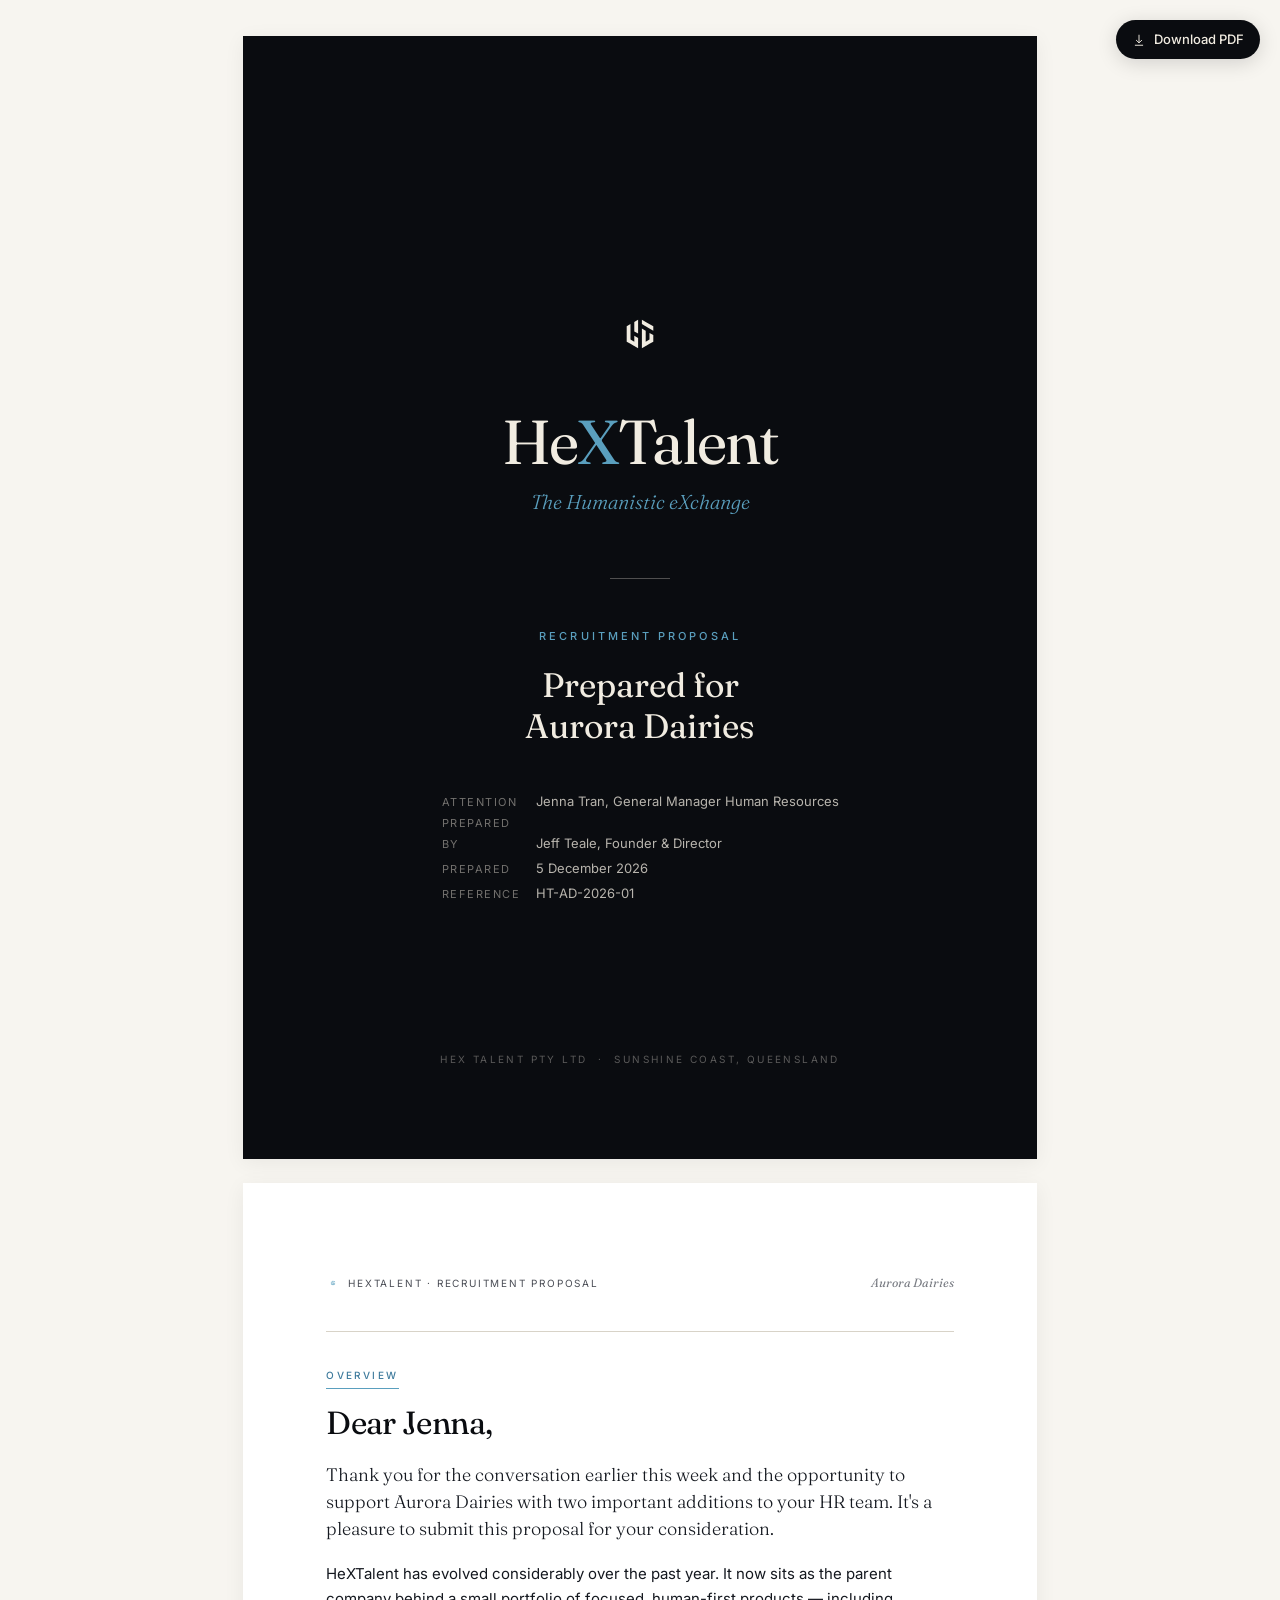
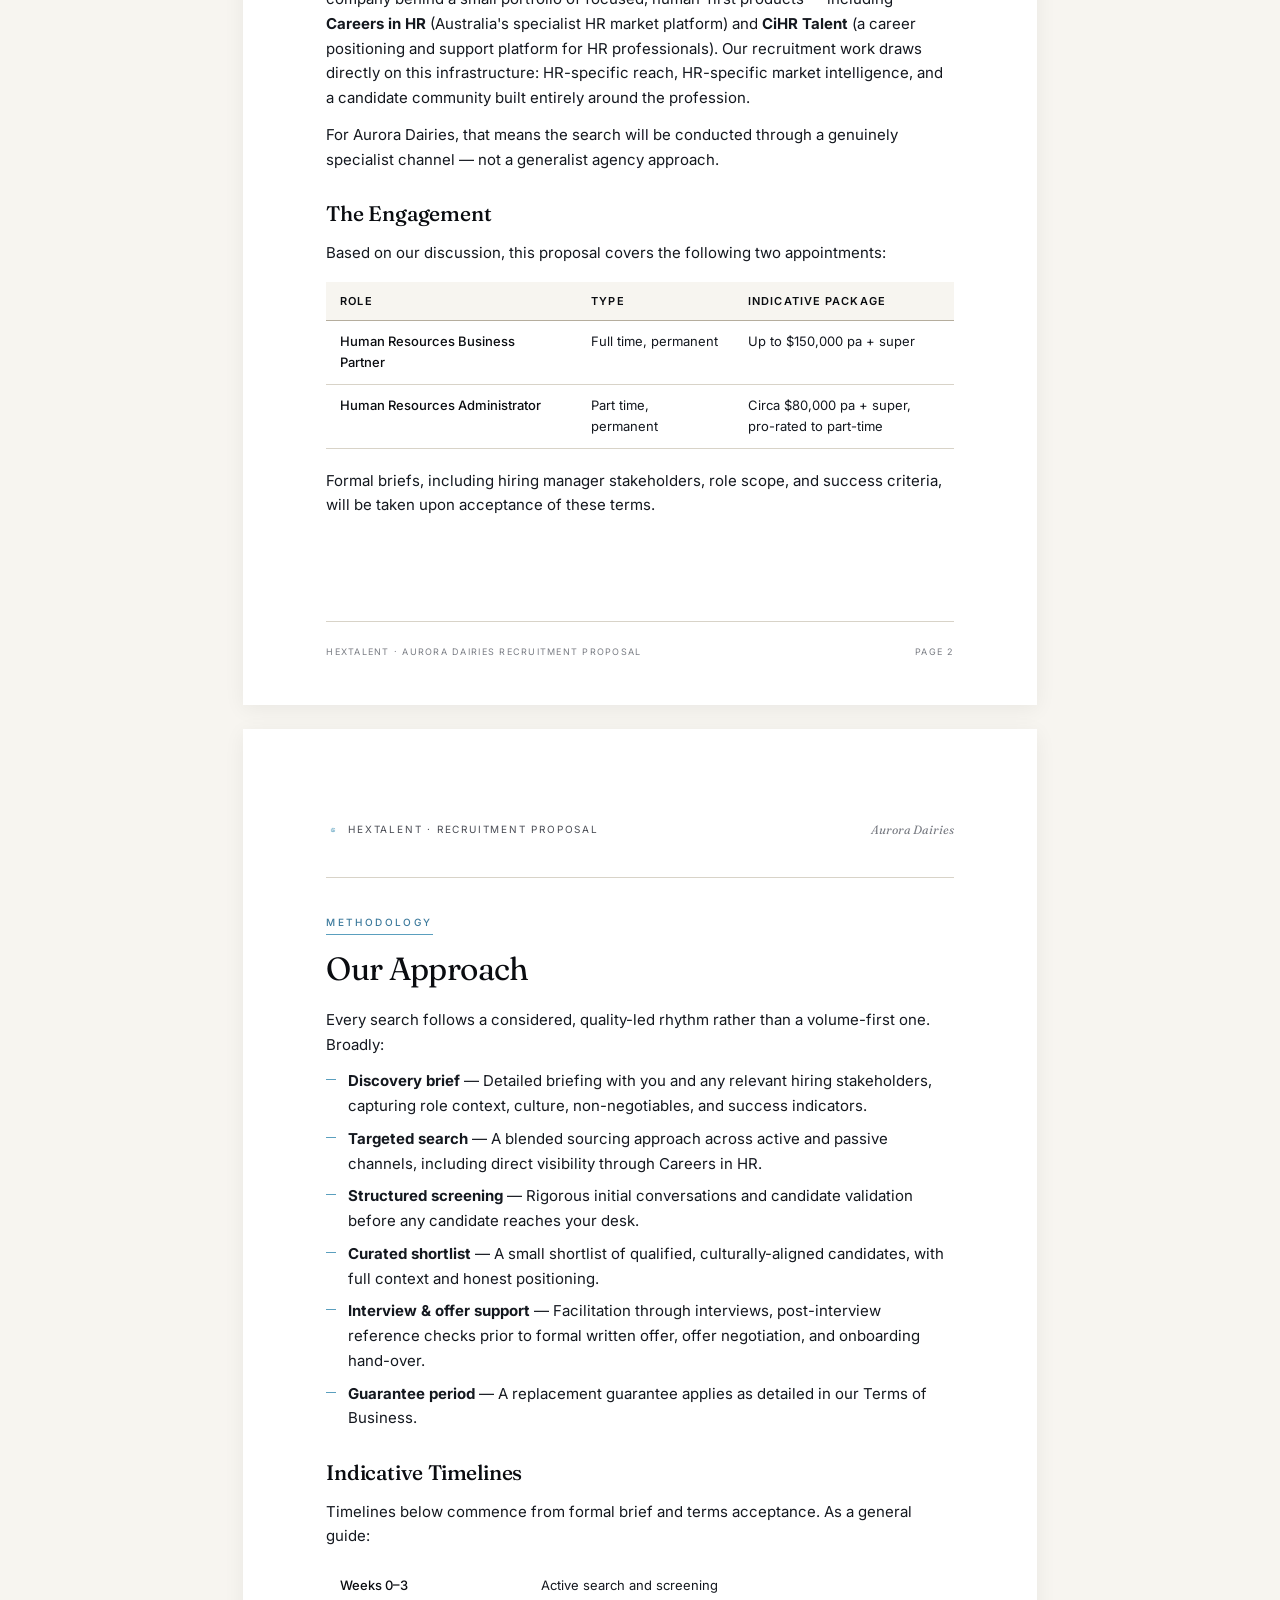
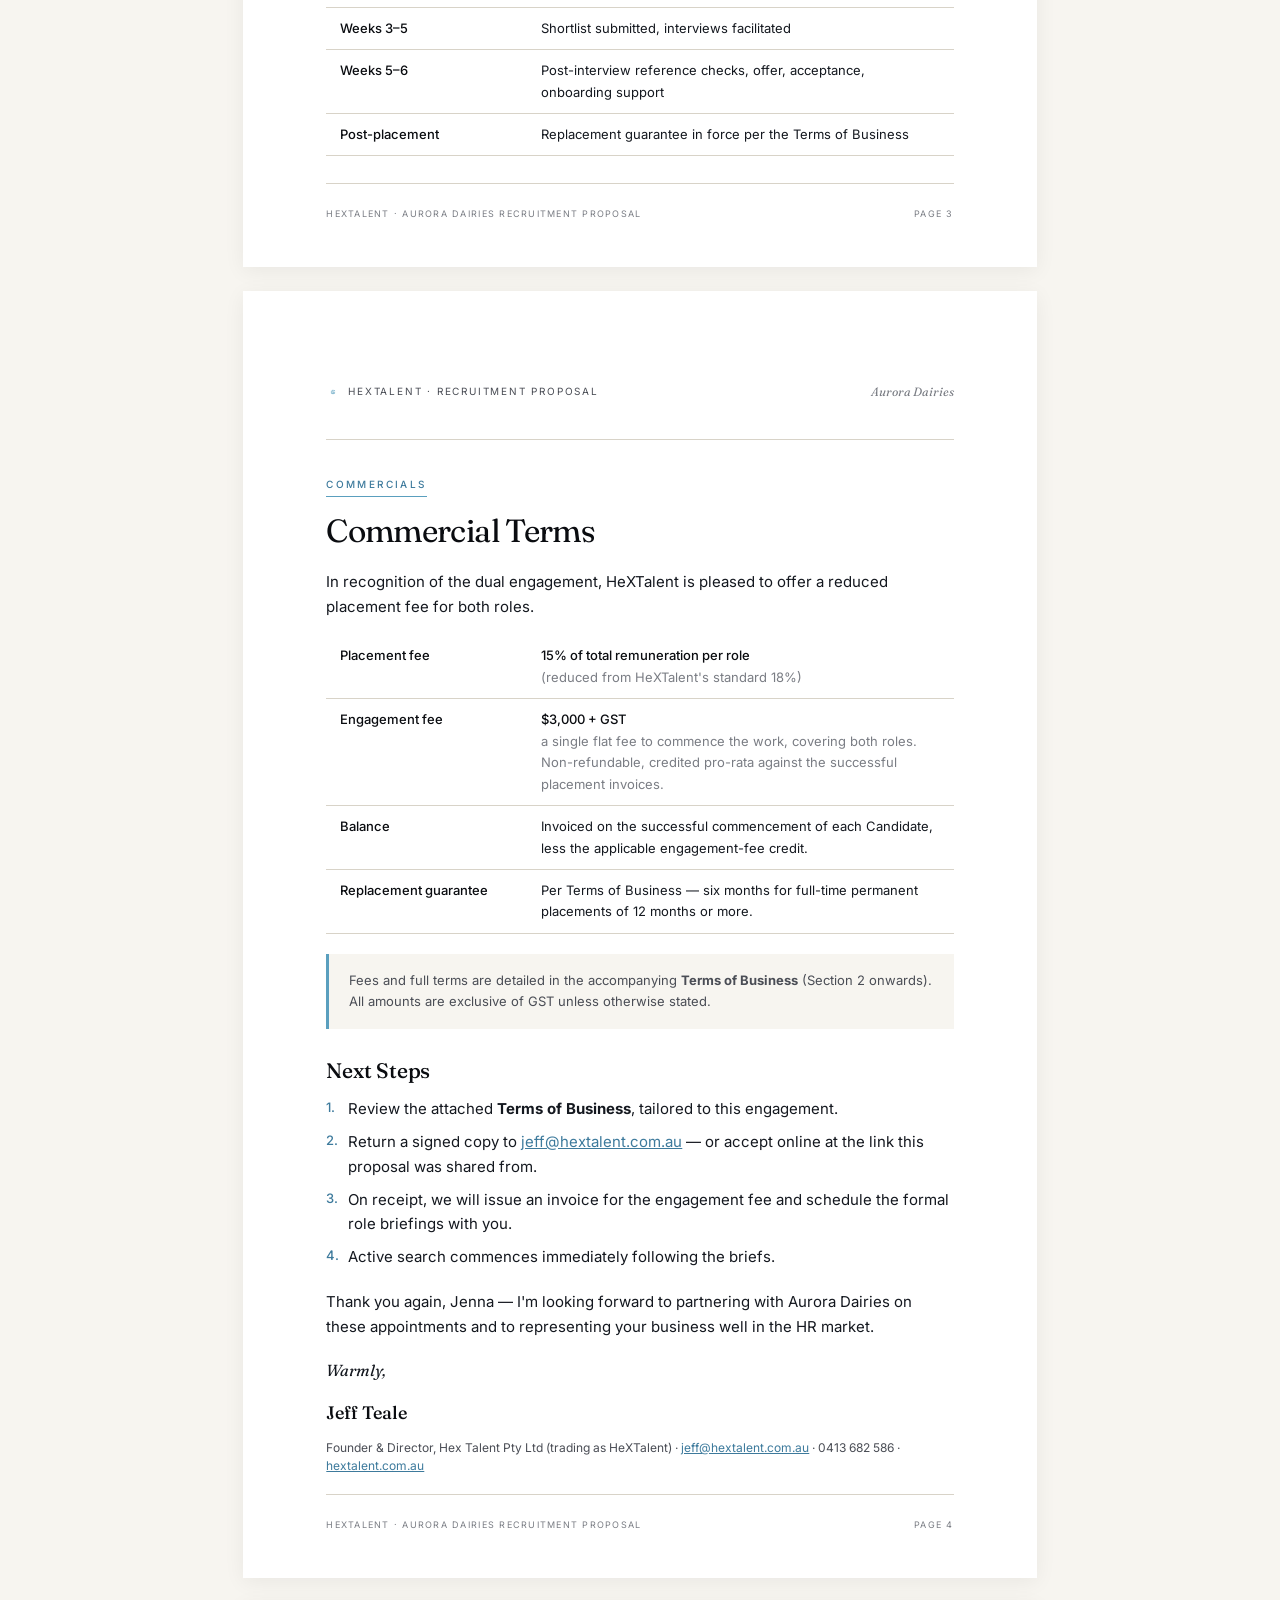
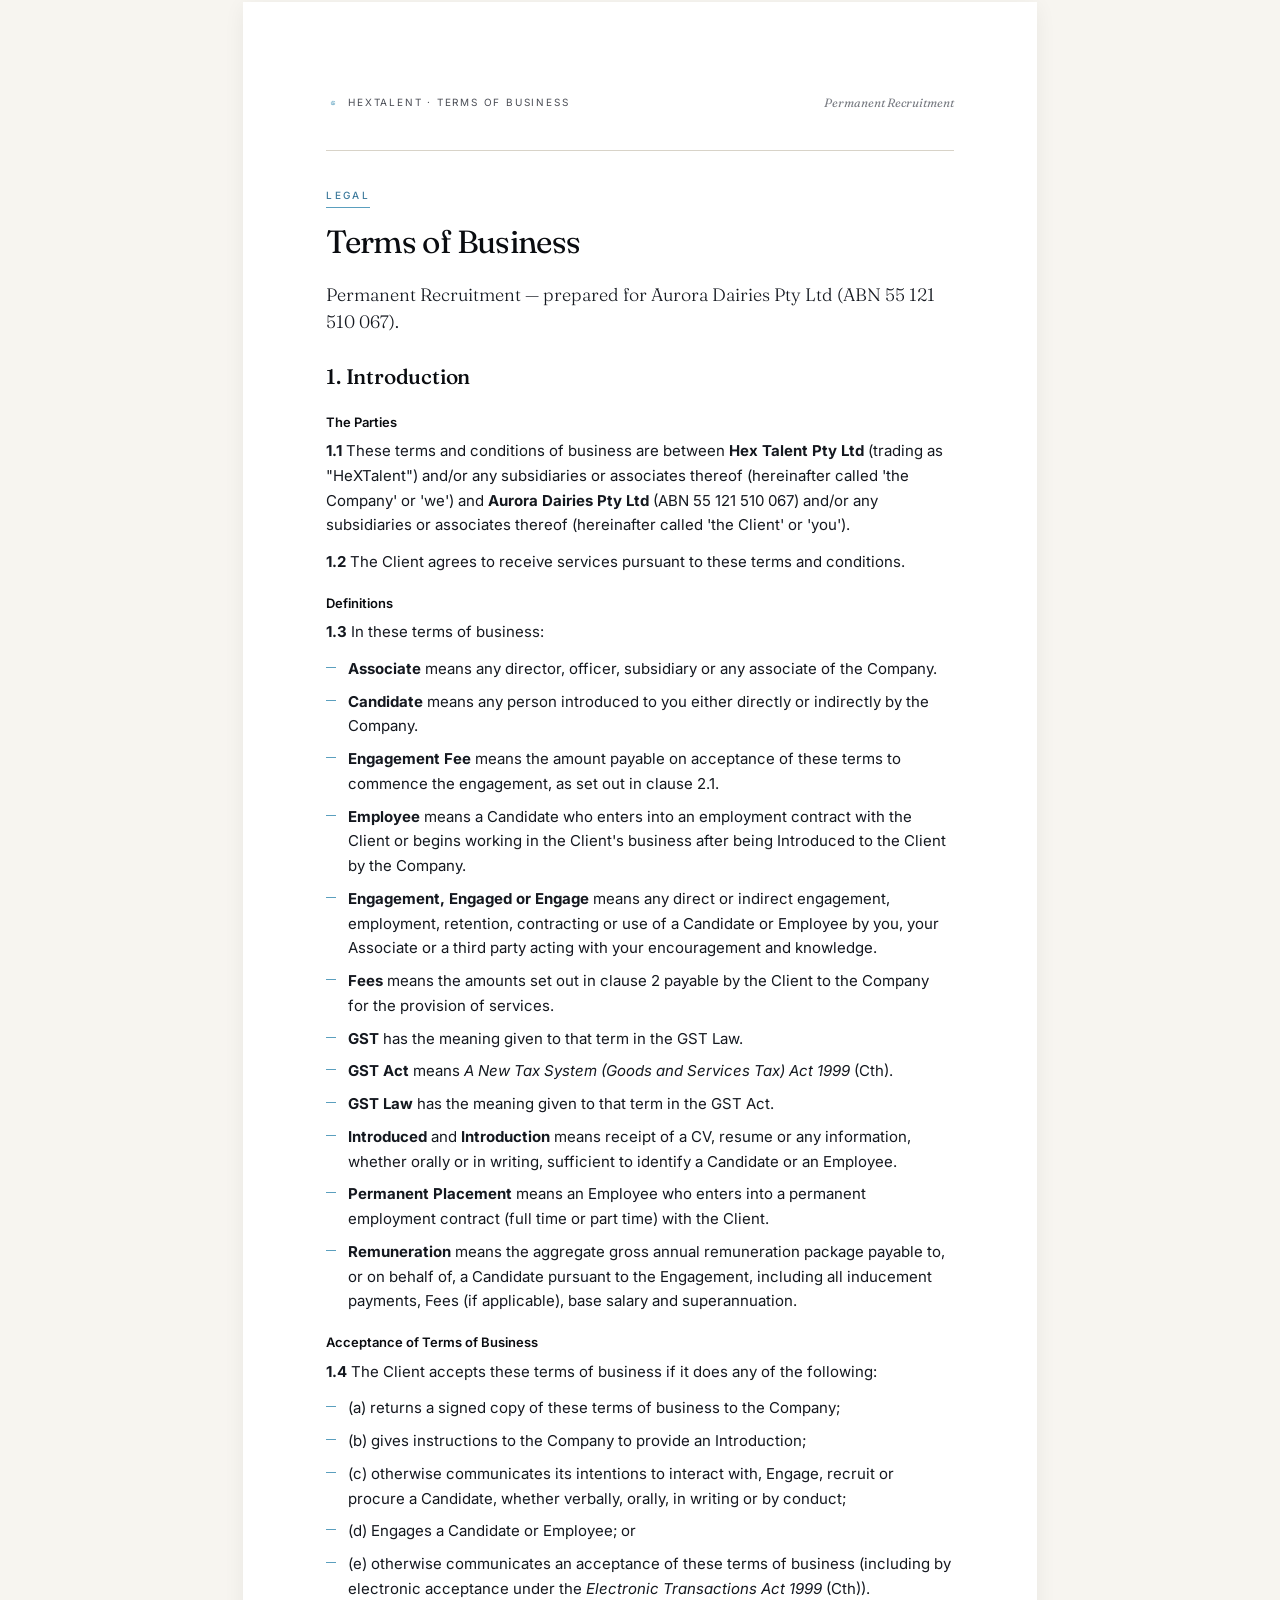
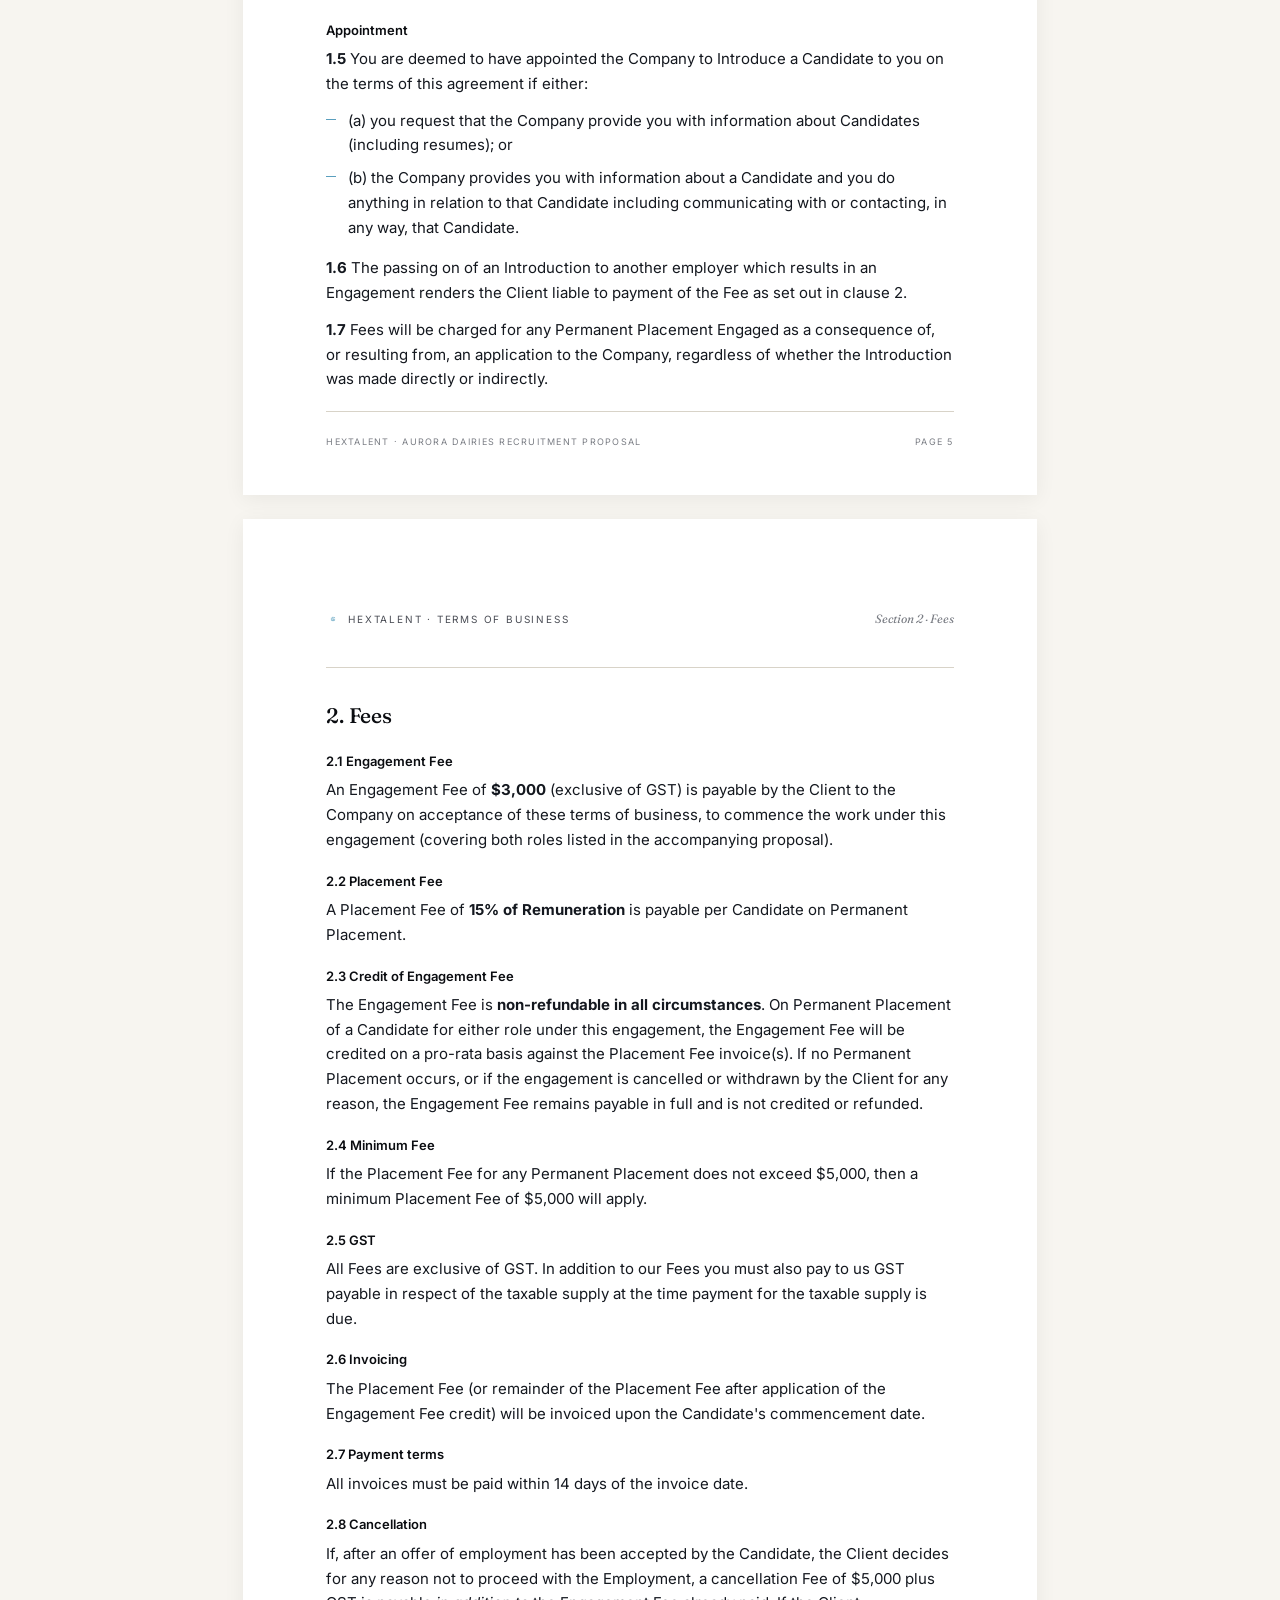
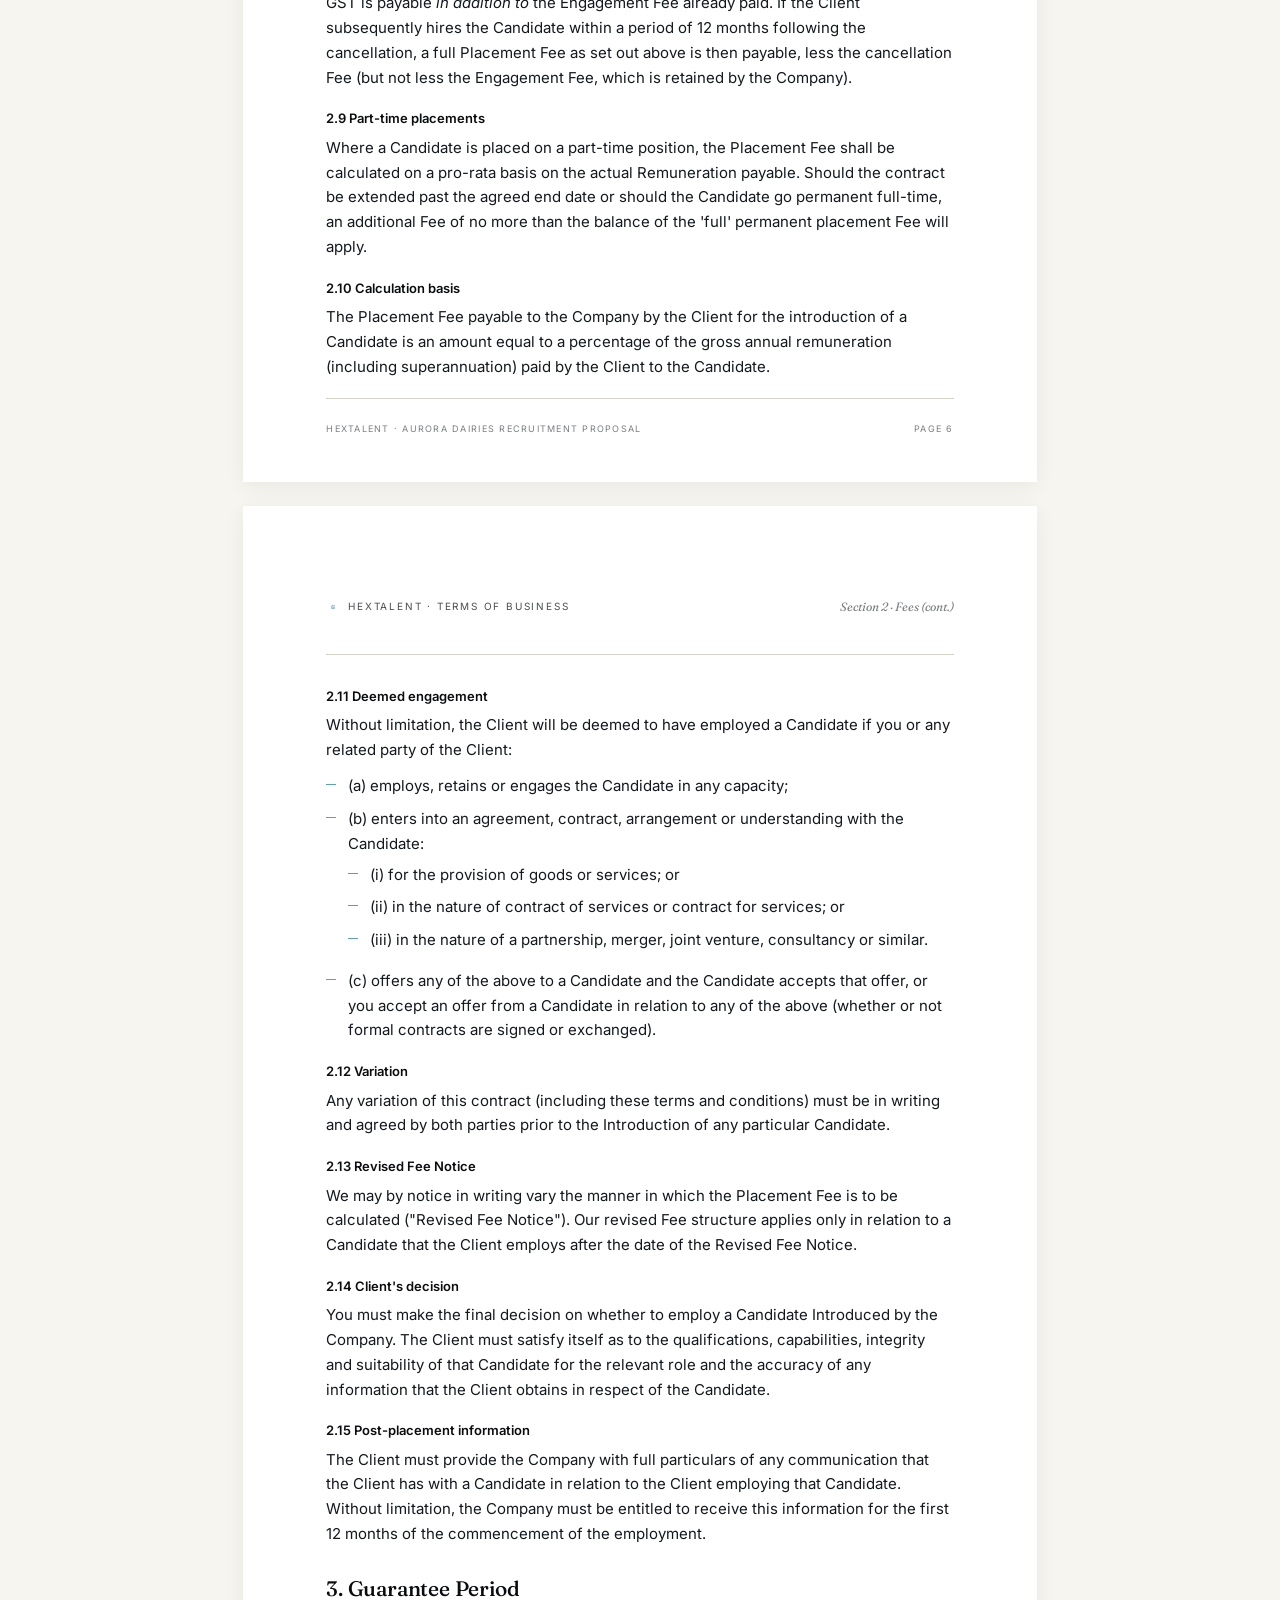
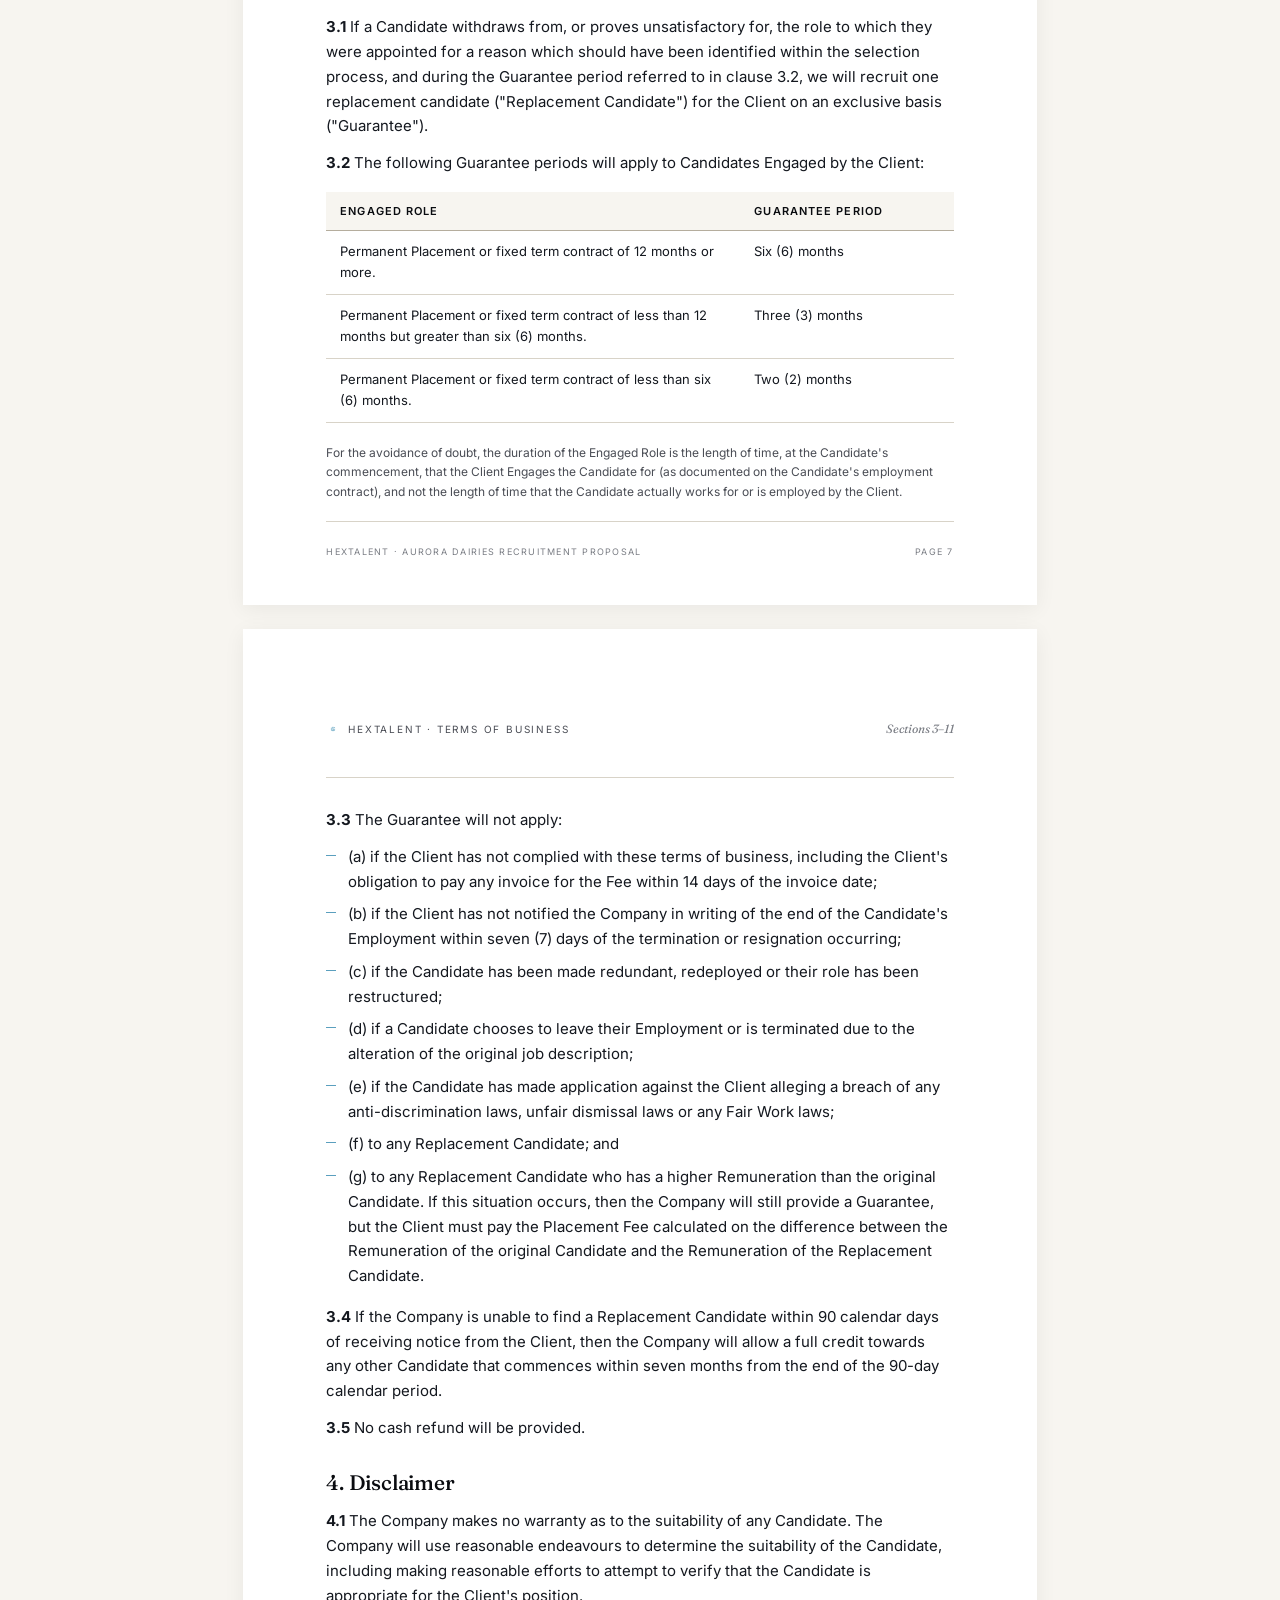
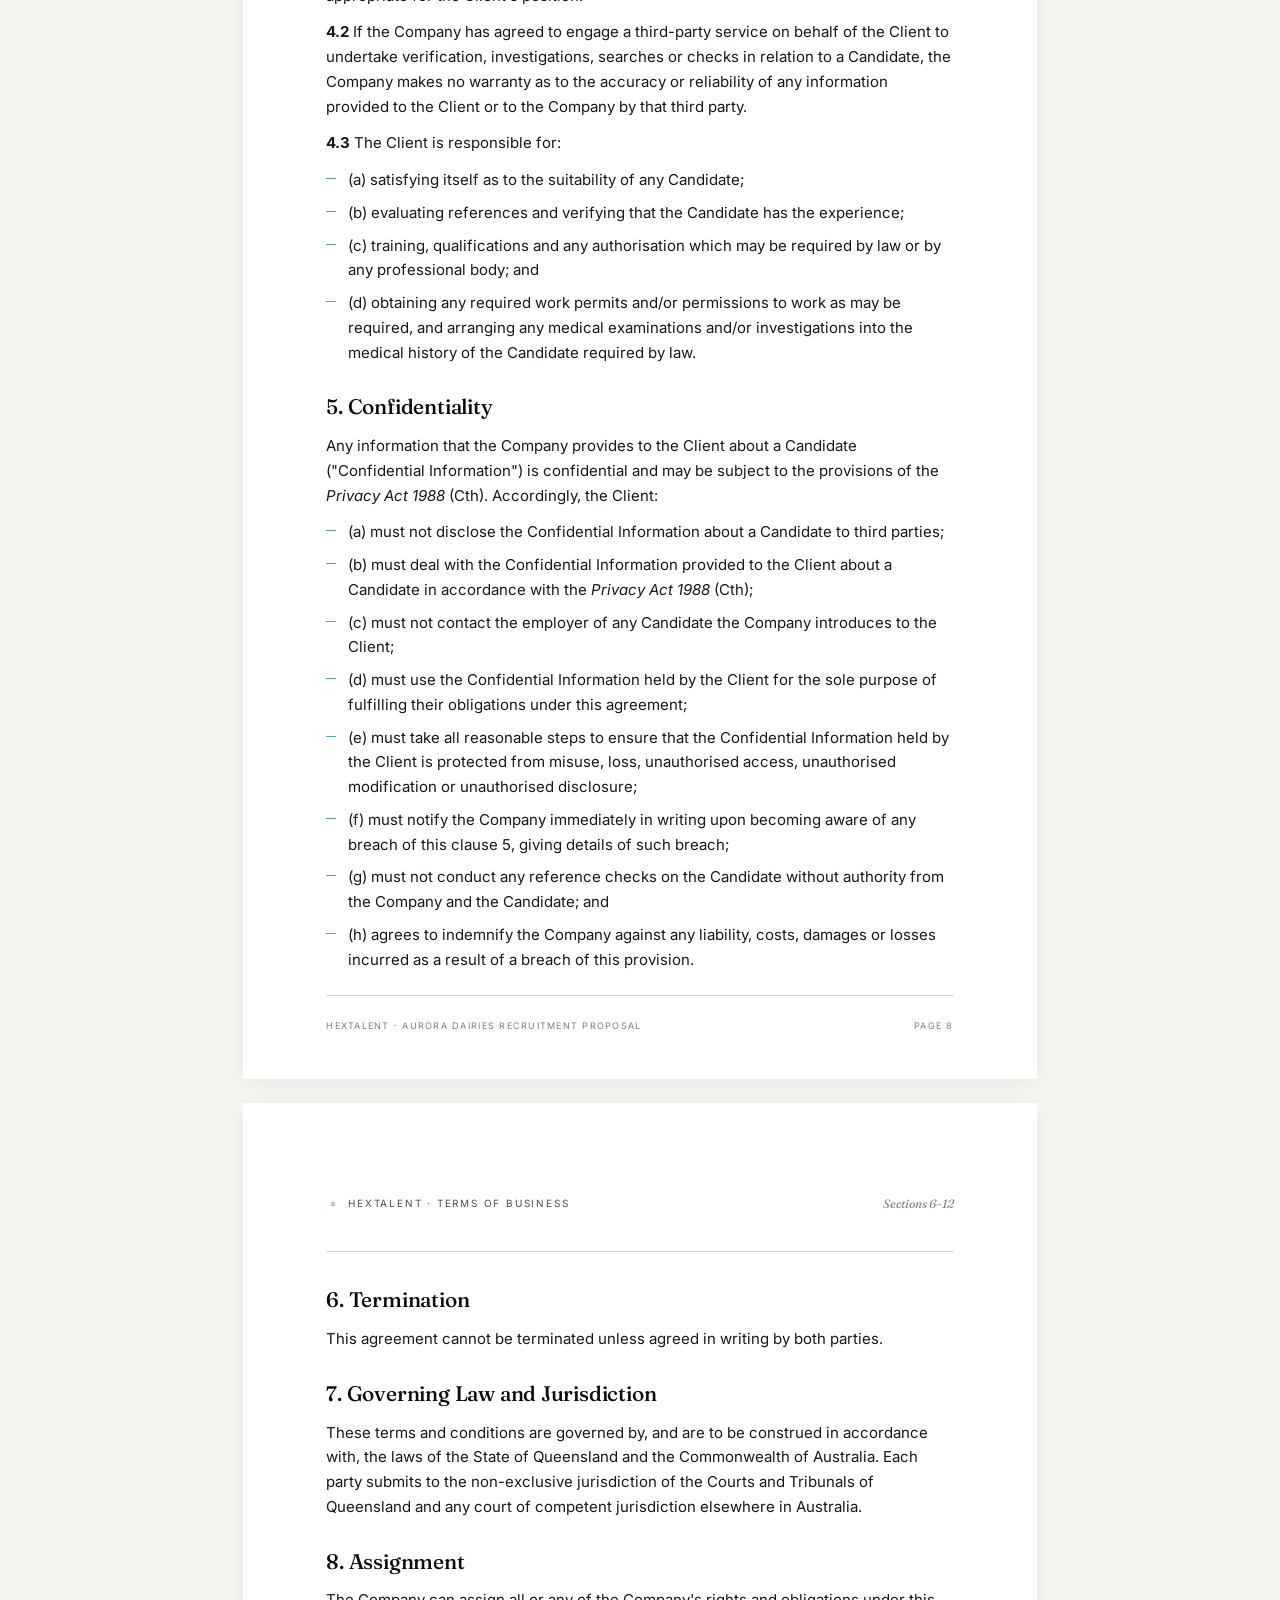
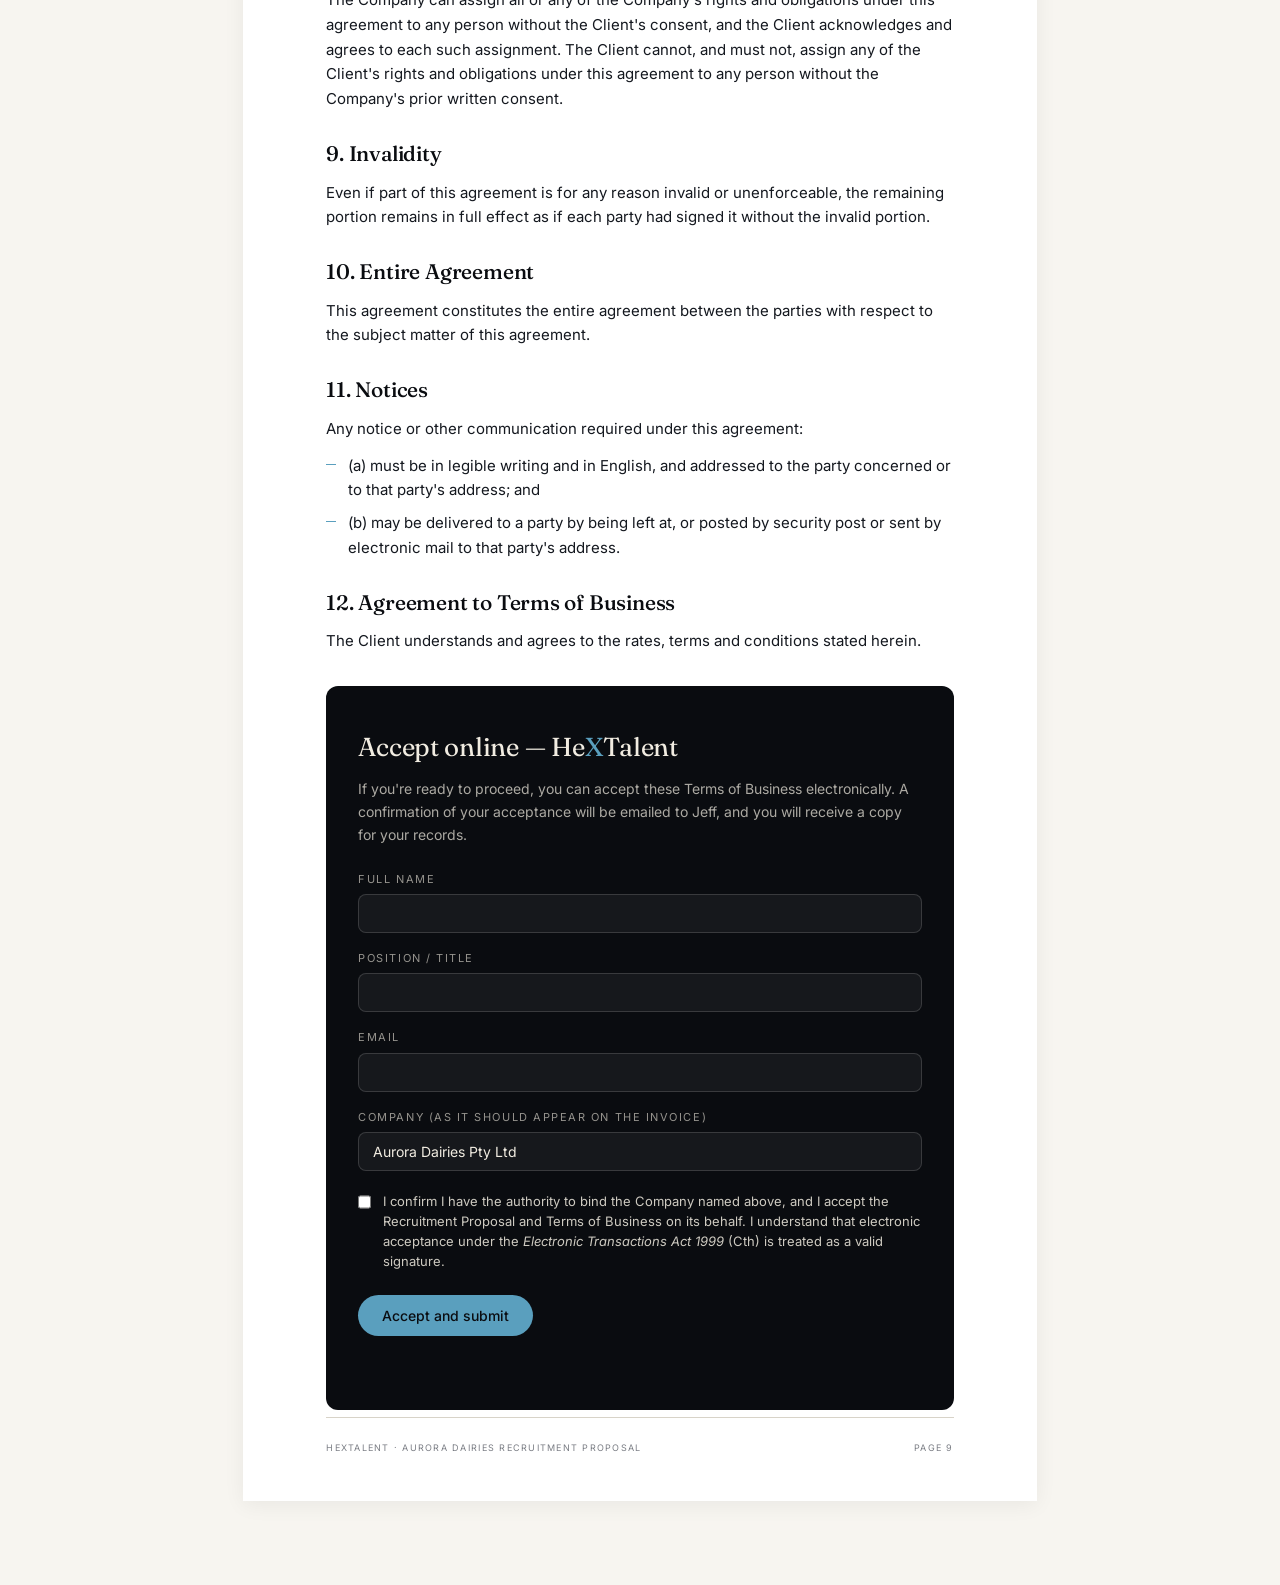
<file: proposals/aurora-dairies-p8x3k7q2/index.html>
<!DOCTYPE html>
<html lang="en">
<head>
  <meta charset="UTF-8" />
  <meta name="viewport" content="width=device-width, initial-scale=1.0" />
  <title>Recruitment Proposal — Aurora Dairies · HeXTalent</title>
  <meta name="description" content="Recruitment proposal from HeXTalent for Aurora Dairies — Human Resources Business Partner and Human Resources Administrator appointments." />
  <meta name="robots" content="noindex, nofollow" />
  <link rel="icon" type="image/svg+xml" href="/assets/favicon.svg" />
  <link rel="preconnect" href="https://fonts.googleapis.com" />
  <link rel="preconnect" href="https://fonts.gstatic.com" crossorigin />
  <link href="https://fonts.googleapis.com/css2?family=Fraunces:opsz,wght@9..144,300;9..144,400;9..144,500;9..144,600&family=Inter:wght@300;400;500;600&display=swap" rel="stylesheet" />
  <style>
    /* =================================================================
       Palette + type — shared between screen and print
       ================================================================= */
    :root {
      --ink: #0a0c10;
      --paper: #ffffff;
      --paper-soft: #f7f5f0;
      --border: #d8d3c8;
      --border-strong: #b5ad9d;
      --text: #14181f;
      --text-soft: #4a4d55;
      --text-mute: #7a7d84;
      --accent: #5a9fbe;
      --accent-deep: #3d7a9c;
      --cream: #f1ece1;
    }

    * { box-sizing: border-box; margin: 0; padding: 0; }

    html { -webkit-font-smoothing: antialiased; -moz-osx-font-smoothing: grayscale; }
    body {
      font-family: 'Inter', system-ui, sans-serif;
      color: var(--text);
      background: var(--paper-soft);
      font-size: 15px;
      line-height: 1.65;
    }

    /* Fraunces for display */
    h1, h2, h3, .display, .wordmark { font-family: 'Fraunces', 'Times New Roman', serif; letter-spacing: -0.01em; }

    /* =================================================================
       Page container (single doc, multiple "page" blocks)
       ================================================================= */
    .page {
      background: var(--paper);
      max-width: 210mm;
      margin: 24px auto;
      padding: 24mm 22mm;
      box-shadow: 0 4px 20px rgba(0,0,0,0.06);
      min-height: 297mm;
      position: relative;
    }

    /* Cover page — full-bleed dark */
    .page--cover {
      background: var(--ink);
      color: var(--cream);
      padding: 0;
      display: flex;
      align-items: center;
      justify-content: center;
    }
    .cover-inner {
      text-align: center;
      padding: 40mm 20mm;
      max-width: 160mm;
    }
    .cover-mark {
      width: 90px; height: 90px;
      margin: 0 auto 32px;
      display: flex; align-items: center; justify-content: center;
      color: var(--cream);
    }
    .cover-mark svg { width: 100%; height: 100%; }
    .cover-wordmark {
      font-family: 'Fraunces', serif;
      font-weight: 400;
      font-size: 62px;
      line-height: 1;
      letter-spacing: -0.03em;
      margin-bottom: 12px;
    }
    .cover-wordmark .x { color: var(--accent); }
    .cover-tagline {
      font-family: 'Fraunces', serif;
      font-style: italic;
      font-weight: 300;
      font-size: 20px;
      color: var(--accent);
      margin-bottom: 60px;
    }
    .cover-rule {
      width: 60px; height: 1px;
      background: rgba(241,236,225,0.3);
      margin: 0 auto 48px;
    }
    .cover-doctype {
      font-size: 11px;
      font-weight: 500;
      letter-spacing: 0.28em;
      text-transform: uppercase;
      color: var(--accent);
      margin-bottom: 20px;
    }
    .cover-title {
      font-family: 'Fraunces', serif;
      font-weight: 400;
      font-size: 34px;
      line-height: 1.2;
      color: var(--cream);
      margin-bottom: 42px;
    }
    .cover-meta {
      display: inline-block;
      text-align: left;
      font-size: 13px;
      color: rgba(241,236,225,0.75);
      line-height: 1.9;
    }
    .cover-meta .lbl {
      display: inline-block;
      width: 90px;
      color: rgba(241,236,225,0.45);
      font-size: 11px;
      letter-spacing: 0.14em;
      text-transform: uppercase;
    }
    .cover-footer {
      position: absolute;
      bottom: 24mm;
      left: 0; right: 0;
      text-align: center;
      font-size: 10px;
      letter-spacing: 0.24em;
      text-transform: uppercase;
      color: rgba(241,236,225,0.35);
    }

    /* =================================================================
       Content pages
       ================================================================= */
    .page__header {
      display: flex;
      justify-content: space-between;
      align-items: center;
      padding-bottom: 10mm;
      margin-bottom: 8mm;
      border-bottom: 1px solid var(--border);
      font-size: 10px;
      letter-spacing: 0.18em;
      text-transform: uppercase;
      color: var(--text-mute);
    }
    .page__header .brand {
      display: flex; align-items: center; gap: 8px;
      color: var(--text-soft);
    }
    .page__header .brand svg { width: 14px; height: 14px; }
    .page__header .ref {
      font-family: 'Fraunces', serif;
      font-style: italic;
      text-transform: none;
      letter-spacing: 0;
      font-size: 12px;
      color: var(--text-mute);
    }

    .page__footer {
      position: absolute;
      bottom: 12mm;
      left: 22mm; right: 22mm;
      display: flex;
      justify-content: space-between;
      font-size: 9px;
      letter-spacing: 0.14em;
      text-transform: uppercase;
      color: var(--text-mute);
      padding-top: 6mm;
      border-top: 1px solid var(--border);
    }

    /* Typography inside pages */
    .eyebrow {
      display: inline-block;
      font-size: 10px;
      font-weight: 500;
      letter-spacing: 0.24em;
      text-transform: uppercase;
      color: var(--accent-deep);
      padding-bottom: 4px;
      border-bottom: 1px solid var(--accent);
      margin-bottom: 16px;
    }

    h1.doc-h1 {
      font-family: 'Fraunces', serif;
      font-weight: 400;
      font-size: 32px;
      line-height: 1.15;
      color: var(--ink);
      margin-bottom: 20px;
      letter-spacing: -0.02em;
    }
    h2.doc-h2 {
      font-family: 'Fraunces', serif;
      font-weight: 500;
      font-size: 21px;
      color: var(--ink);
      margin: 24px 0 10px;
      letter-spacing: -0.01em;
    }
    h3.doc-h3 {
      font-family: 'Inter', sans-serif;
      font-weight: 600;
      font-size: 13px;
      color: var(--ink);
      margin: 18px 0 6px;
      letter-spacing: 0;
    }

    p { margin-bottom: 12px; color: var(--text); }
    p.lede {
      font-family: 'Fraunces', serif;
      font-weight: 300;
      font-size: 18px;
      line-height: 1.5;
      color: var(--text);
      margin-bottom: 20px;
    }

    ul.doc-list, ol.doc-list {
      margin: 0 0 16px 0;
      padding-left: 0;
      list-style: none;
    }
    ul.doc-list li, ol.doc-list li {
      position: relative;
      padding-left: 22px;
      margin-bottom: 8px;
    }
    ul.doc-list li::before {
      content: '';
      position: absolute;
      left: 0; top: 10px;
      width: 10px; height: 1px;
      background: var(--accent);
    }
    ol.doc-list { counter-reset: doclist; }
    ol.doc-list li { counter-increment: doclist; }
    ol.doc-list li::before {
      content: counter(doclist) '.';
      position: absolute;
      left: 0; top: 0;
      color: var(--accent-deep);
      font-weight: 500;
      font-size: 13px;
    }

    /* Tables */
    table.doc-table {
      width: 100%;
      border-collapse: collapse;
      margin: 16px 0 20px;
      font-size: 13px;
    }
    table.doc-table th, table.doc-table td {
      text-align: left;
      padding: 10px 14px;
      border-bottom: 1px solid var(--border);
      vertical-align: top;
    }
    table.doc-table th {
      background: var(--paper-soft);
      color: var(--ink);
      font-family: 'Inter', sans-serif;
      font-weight: 600;
      font-size: 11px;
      letter-spacing: 0.1em;
      text-transform: uppercase;
      border-bottom: 1px solid var(--border-strong);
    }
    table.doc-table td.key {
      font-weight: 500;
      color: var(--ink);
      width: 32%;
    }

    /* Callout / commercial box */
    .callout {
      background: var(--paper-soft);
      border-left: 3px solid var(--accent);
      padding: 16px 20px;
      margin: 18px 0;
      font-size: 13px;
      color: var(--text-soft);
    }

    /* Signature block (print) */
    .sig-block {
      margin-top: 40px;
      display: grid;
      grid-template-columns: 1fr 1fr;
      gap: 40px;
    }
    .sig-party h3 {
      font-family: 'Fraunces', serif;
      font-weight: 500;
      font-size: 16px;
      margin-bottom: 20px;
      color: var(--ink);
    }
    .sig-line {
      border-bottom: 1px solid var(--text-soft);
      height: 30px;
      margin-bottom: 4px;
    }
    .sig-label {
      font-size: 10px;
      letter-spacing: 0.14em;
      text-transform: uppercase;
      color: var(--text-mute);
      margin-bottom: 16px;
    }

    /* Accept form (screen only) */
    .accept-form {
      background: var(--ink);
      color: var(--cream);
      padding: 40px 32px;
      border-radius: 12px;
      margin-top: 32px;
    }
    .accept-form h2 {
      font-family: 'Fraunces', serif;
      font-weight: 400;
      font-size: 26px;
      color: var(--cream);
      margin-bottom: 8px;
    }
    .accept-form h2 .x { color: var(--accent); }
    .accept-form .accept-intro {
      color: rgba(241,236,225,0.7);
      font-size: 14px;
      margin-bottom: 24px;
    }
    .accept-form label {
      display: block;
      font-size: 11px;
      letter-spacing: 0.14em;
      text-transform: uppercase;
      color: rgba(241,236,225,0.6);
      margin-bottom: 6px;
      margin-top: 16px;
    }
    .accept-form input[type="text"],
    .accept-form input[type="email"] {
      width: 100%;
      padding: 10px 14px;
      font-size: 14px;
      background: rgba(255,255,255,0.05);
      border: 1px solid rgba(255,255,255,0.15);
      border-radius: 8px;
      color: var(--cream);
      font-family: inherit;
    }
    .accept-form input:focus {
      outline: none;
      border-color: var(--accent);
      background: rgba(255,255,255,0.08);
    }
    .accept-form .confirm-row {
      display: flex;
      gap: 12px;
      align-items: flex-start;
      margin-top: 20px;
      font-size: 13px;
      color: rgba(241,236,225,0.85);
      line-height: 1.55;
    }
    .accept-form input[type="checkbox"] {
      margin-top: 3px;
      width: 16px; height: 16px;
      accent-color: var(--accent);
    }
    .accept-form button {
      margin-top: 24px;
      background: var(--accent);
      color: var(--ink);
      font-family: inherit;
      font-weight: 500;
      font-size: 14px;
      padding: 12px 24px;
      border: none;
      border-radius: 100px;
      cursor: pointer;
      transition: background 0.2s;
    }
    .accept-form button:hover { background: var(--cream); }
    .accept-form button:disabled { opacity: 0.4; cursor: not-allowed; }
    .accept-form .status {
      margin-top: 16px;
      font-size: 13px;
      min-height: 18px;
    }
    .accept-form .status.error { color: #ffb4b4; }
    .accept-form .status.success { color: #b7e5c8; }

    .accept-success {
      background: var(--ink);
      color: var(--cream);
      padding: 60px 32px;
      border-radius: 12px;
      margin-top: 32px;
      text-align: center;
    }
    .accept-success h2 {
      font-family: 'Fraunces', serif;
      font-size: 32px;
      font-weight: 400;
      color: var(--cream);
      margin-bottom: 12px;
    }
    .accept-success p {
      color: rgba(241,236,225,0.75);
      font-size: 15px;
    }

    /* Print-only / screen-only helpers */
    .print-only { display: none; }
    .screen-only { display: block; }

    /* Floating "Download PDF" pill — screen only */
    .pdf-pill {
      position: fixed;
      top: 20px;
      right: 20px;
      display: inline-flex;
      align-items: center;
      gap: 8px;
      padding: 9px 16px;
      background: var(--ink);
      color: var(--cream);
      font-size: 13px;
      font-weight: 500;
      font-family: 'Inter', sans-serif;
      border-radius: 100px;
      text-decoration: none;
      box-shadow: 0 4px 20px rgba(0,0,0,0.15);
      z-index: 100;
      transition: transform 200ms ease, background 200ms ease;
    }
    .pdf-pill:hover { transform: translateY(-2px); background: var(--accent-deep); }
    .pdf-pill svg { width: 14px; height: 14px; }
    @media screen and (max-width: 640px) {
      .pdf-pill { top: 12px; right: 12px; padding: 7px 12px; font-size: 12px; }
    }

    /* =================================================================
       Screen-only web version (background + form)
       ================================================================= */
    @media screen {
      body { background: var(--paper-soft); padding: 12px 0 60px; }
    }

    /* =================================================================
       Print styles — for Chrome headless → PDF export
       ================================================================= */
    @media print {
      @page {
        size: A4;
        margin: 20mm 22mm 22mm;
        @bottom-right {
          content: counter(page);
          font-family: 'Inter', sans-serif;
          font-size: 9pt;
          color: #7a7d84;
          letter-spacing: 0.14em;
        }
        @bottom-left {
          content: "HeXTalent · Aurora Dairies";
          font-family: 'Inter', sans-serif;
          font-size: 8pt;
          color: #7a7d84;
          letter-spacing: 0.14em;
          text-transform: uppercase;
        }
      }
      @page :first {
        @bottom-right { content: none; }
        @bottom-left { content: none; }
      }
      /* First page (cover) — filled dark block within @page margins */
      .page--cover {
        padding: 0 !important;
        min-height: 245mm;
        display: flex;
        align-items: center;
        justify-content: center;
      }

      body { background: white; font-size: 11.5pt; line-height: 1.55; }
      .page__footer { display: none !important; }
      .page {
        box-shadow: none;
        margin: 0;
        max-width: none;
        width: 210mm;
        padding: 18mm 22mm 20mm;
        page-break-after: always;
        min-height: 260mm;
        position: relative;
      }
      .page:last-child { page-break-after: auto; }
      .page--cover {
        padding: 0;
        height: 297mm;
        min-height: 297mm;
        overflow: hidden;
      }
      .page__footer {
        margin-top: 24mm;
        padding-top: 6mm;
        position: static;
        left: auto; right: auto; bottom: auto;
      }

      /* Content sizing tightened for print */
      h1.doc-h1 { font-size: 26pt; margin-bottom: 14pt; }
      h2.doc-h2 { font-size: 16pt; margin: 16pt 0 8pt; }
      h3.doc-h3 { font-size: 10.5pt; margin: 12pt 0 4pt; }
      p { margin-bottom: 8pt; }
      p.lede { font-size: 14pt; margin-bottom: 14pt; }
      ul.doc-list, ol.doc-list { margin-bottom: 10pt; }
      ul.doc-list li, ol.doc-list li { margin-bottom: 4pt; }
      table.doc-table { font-size: 10.5pt; margin: 10pt 0 14pt; }
      table.doc-table th, table.doc-table td { padding: 7pt 10pt; }

      /* Avoid awkward mid-item breaks (tables + tight blocks only — long lists may break) */
      table.doc-table, .callout, .sig-block, .closing-block { page-break-inside: avoid; }
      ul.doc-list li, ol.doc-list li { page-break-inside: avoid; }
      h2.doc-h2, h3.doc-h3 { page-break-after: avoid; }

      .print-only { display: block; }
      .sig-block.print-only { display: grid; }
      .screen-only { display: none !important; }
      .accept-form, .accept-success { display: none !important; }
    }

    /* Utilities */
    .lede-block { margin-bottom: 20px; }
    .role-table td.role-title { font-weight: 500; color: var(--ink); }
    .fee-table td.strong { font-weight: 500; color: var(--ink); }

    hr.rule {
      border: none;
      border-top: 1px solid var(--border);
      margin: 24px 0;
    }
  </style>
</head>
<body>

<a class="pdf-pill screen-only" href="/proposals/aurora-dairies-p8x3k7q2/proposal.pdf" download="Aurora-Dairies-Recruitment-Proposal.pdf" aria-label="Download PDF version">
  <svg viewBox="0 0 24 24" fill="none" stroke="currentColor" stroke-width="1.6"><path d="M12 3v14m0 0l-5-5m5 5l5-5M5 21h14"/></svg>
  Download PDF
</a>

<!-- ==================== COVER PAGE ==================== -->
<section class="page page--cover">
  <div class="cover-inner">
    <div class="cover-mark">
      <svg viewBox="0 0 8467 8467" fill="currentColor">
        <path d="M4055 2891l-86 49 -272 158 0 147 0 266 0 147 0 329 358 207 0 -330 0 -83 0 -330 0 -147 0 0 0 -413zm357 413l268 155 90 52 268 155 447 258 0 -413 -715 -413 0 0 -358 -207 0 413zm715 1239l0 206 -357 207 0 -1032 -90 -52 -268 -155 0 516 0 242 0 687 0 413 358 -206 89 -52 268 -155 358 -206 0 -619 -358 -207 0 413zm-1788 -826l0 -413 -357 207 0 1445 357 206 268 155 90 52 358 206 0 -79 0 -334 0 -142 0 -413 -358 -207 0 413 0 143 -358 -207 0 -1032z"/>
      </svg>
    </div>
    <div class="cover-wordmark">He<span class="x">X</span>Talent</div>
    <div class="cover-tagline">The Humanistic eXchange</div>

    <div class="cover-rule"></div>

    <div class="cover-doctype">Recruitment Proposal</div>
    <div class="cover-title">Prepared for<br/>Aurora Dairies</div>

    <div class="cover-meta">
      <div><span class="lbl">Attention</span> Jenna Tran, General Manager Human Resources</div>
      <div><span class="lbl">Prepared by</span> Jeff Teale, Founder &amp; Director</div>
      <div><span class="lbl">Prepared</span> <span data-today>—</span></div>
      <div><span class="lbl">Reference</span> HT-AD-2026-01</div>
    </div>
  </div>
  <div class="cover-footer">Hex Talent Pty Ltd &nbsp;·&nbsp; Sunshine Coast, Queensland</div>
</section>

<!-- ==================== OPENING LETTER ==================== -->
<section class="page">
  <header class="page__header">
    <div class="brand">
      <svg viewBox="0 0 8467 8467" fill="currentColor" style="color: var(--accent);">
        <path d="M4055 2891l-86 49 -272 158 0 147 0 266 0 147 0 329 358 207 0 -330 0 -83 0 -330 0 -147 0 0 0 -413zm357 413l268 155 90 52 268 155 447 258 0 -413 -715 -413 0 0 -358 -207 0 413zm715 1239l0 206 -357 207 0 -1032 -90 -52 -268 -155 0 516 0 242 0 687 0 413 358 -206 89 -52 268 -155 358 -206 0 -619 -358 -207 0 413zm-1788 -826l0 -413 -357 207 0 1445 357 206 268 155 90 52 358 206 0 -79 0 -334 0 -142 0 -413 -358 -207 0 413 0 143 -358 -207 0 -1032z"/>
      </svg>
      HeXTalent · Recruitment Proposal
    </div>
    <div class="ref">Aurora Dairies</div>
  </header>

  <div class="eyebrow">Overview</div>
  <h1 class="doc-h1">Dear Jenna,</h1>

  <p class="lede">Thank you for the conversation earlier this week and the opportunity to support Aurora Dairies with two important additions to your HR team. It's a pleasure to submit this proposal for your consideration.</p>

  <p>HeXTalent has evolved considerably over the past year. It now sits as the parent company behind a small portfolio of focused, human-first products — including <strong>Careers in HR</strong> (Australia's specialist HR market platform) and <strong>CiHR Talent</strong> (a career positioning and support platform for HR professionals). Our recruitment work draws directly on this infrastructure: HR-specific reach, HR-specific market intelligence, and a candidate community built entirely around the profession.</p>

  <p>For Aurora Dairies, that means the search will be conducted through a genuinely specialist channel — not a generalist agency approach.</p>

  <h2 class="doc-h2">The Engagement</h2>
  <p>Based on our discussion, this proposal covers the following two appointments:</p>

  <table class="doc-table role-table">
    <thead>
      <tr><th style="width:40%">Role</th><th style="width:25%">Type</th><th style="width:35%">Indicative Package</th></tr>
    </thead>
    <tbody>
      <tr>
        <td class="role-title">Human Resources Business Partner</td>
        <td>Full time, permanent</td>
        <td>Up to $150,000 pa + super</td>
      </tr>
      <tr>
        <td class="role-title">Human Resources Administrator</td>
        <td>Part time, permanent</td>
        <td>Circa $80,000 pa + super, pro-rated to part-time</td>
      </tr>
    </tbody>
  </table>

  <p>Formal briefs, including hiring manager stakeholders, role scope, and success criteria, will be taken upon acceptance of these terms.</p>

  <div class="page__footer"><span>HeXTalent · Aurora Dairies Recruitment Proposal</span><span>Page 2</span></div>
</section>

<!-- ==================== OUR APPROACH ==================== -->
<section class="page">
  <header class="page__header">
    <div class="brand">
      <svg viewBox="0 0 8467 8467" fill="currentColor" style="color: var(--accent);"><path d="M4055 2891l-86 49 -272 158 0 147 0 266 0 147 0 329 358 207 0 -330 0 -83 0 -330 0 -147 0 0 0 -413zm357 413l268 155 90 52 268 155 447 258 0 -413 -715 -413 0 0 -358 -207 0 413zm715 1239l0 206 -357 207 0 -1032 -90 -52 -268 -155 0 516 0 242 0 687 0 413 358 -206 89 -52 268 -155 358 -206 0 -619 -358 -207 0 413zm-1788 -826l0 -413 -357 207 0 1445 357 206 268 155 90 52 358 206 0 -79 0 -334 0 -142 0 -413 -358 -207 0 413 0 143 -358 -207 0 -1032z"/></svg>
      HeXTalent · Recruitment Proposal
    </div>
    <div class="ref">Aurora Dairies</div>
  </header>

  <div class="eyebrow">Methodology</div>
  <h1 class="doc-h1">Our Approach</h1>

  <p>Every search follows a considered, quality-led rhythm rather than a volume-first one. Broadly:</p>

  <ul class="doc-list">
    <li><strong>Discovery brief</strong> — Detailed briefing with you and any relevant hiring stakeholders, capturing role context, culture, non-negotiables, and success indicators.</li>
    <li><strong>Targeted search</strong> — A blended sourcing approach across active and passive channels, including direct visibility through Careers in HR.</li>
    <li><strong>Structured screening</strong> — Rigorous initial conversations and candidate validation before any candidate reaches your desk.</li>
    <li><strong>Curated shortlist</strong> — A small shortlist of qualified, culturally-aligned candidates, with full context and honest positioning.</li>
    <li><strong>Interview &amp; offer support</strong> — Facilitation through interviews, post-interview reference checks prior to formal written offer, offer negotiation, and onboarding hand-over.</li>
    <li><strong>Guarantee period</strong> — A replacement guarantee applies as detailed in our Terms of Business.</li>
  </ul>

  <h2 class="doc-h2">Indicative Timelines</h2>
  <p>Timelines below commence from formal brief and terms acceptance. As a general guide:</p>

  <table class="doc-table">
    <tbody>
      <tr><td class="key">Weeks 0–3</td><td>Active search and screening</td></tr>
      <tr><td class="key">Weeks 3–5</td><td>Shortlist submitted, interviews facilitated</td></tr>
      <tr><td class="key">Weeks 5–6</td><td>Post-interview reference checks, offer, acceptance, onboarding support</td></tr>
      <tr><td class="key">Post-placement</td><td>Replacement guarantee in force per the Terms of Business</td></tr>
    </tbody>
  </table>

  <div class="page__footer"><span>HeXTalent · Aurora Dairies Recruitment Proposal</span><span>Page 3</span></div>
</section>

<!-- ==================== COMMERCIAL TERMS ==================== -->
<section class="page">
  <header class="page__header">
    <div class="brand">
      <svg viewBox="0 0 8467 8467" fill="currentColor" style="color: var(--accent);"><path d="M4055 2891l-86 49 -272 158 0 147 0 266 0 147 0 329 358 207 0 -330 0 -83 0 -330 0 -147 0 0 0 -413zm357 413l268 155 90 52 268 155 447 258 0 -413 -715 -413 0 0 -358 -207 0 413zm715 1239l0 206 -357 207 0 -1032 -90 -52 -268 -155 0 516 0 242 0 687 0 413 358 -206 89 -52 268 -155 358 -206 0 -619 -358 -207 0 413zm-1788 -826l0 -413 -357 207 0 1445 357 206 268 155 90 52 358 206 0 -79 0 -334 0 -142 0 -413 -358 -207 0 413 0 143 -358 -207 0 -1032z"/></svg>
      HeXTalent · Recruitment Proposal
    </div>
    <div class="ref">Aurora Dairies</div>
  </header>

  <div class="eyebrow">Commercials</div>
  <h1 class="doc-h1">Commercial Terms</h1>

  <p>In recognition of the dual engagement, HeXTalent is pleased to offer a reduced placement fee for both roles.</p>

  <table class="doc-table fee-table">
    <tbody>
      <tr>
        <td class="key">Placement fee</td>
        <td class="strong">15% of total remuneration per role<br/>
          <span style="color: var(--text-mute); font-weight: 400;">(reduced from HeXTalent's standard 18%)</span>
        </td>
      </tr>
      <tr>
        <td class="key">Engagement fee</td>
        <td class="strong">$3,000 + GST<br/>
          <span style="color: var(--text-mute); font-weight: 400;">a single flat fee to commence the work, covering both roles. Non-refundable, credited pro-rata against the successful placement invoices.</span>
        </td>
      </tr>
      <tr>
        <td class="key">Balance</td>
        <td>Invoiced on the successful commencement of each Candidate, less the applicable engagement-fee credit.</td>
      </tr>
      <tr>
        <td class="key">Replacement guarantee</td>
        <td>Per Terms of Business — six months for full-time permanent placements of 12 months or more.</td>
      </tr>
    </tbody>
  </table>

  <div class="callout">
    Fees and full terms are detailed in the accompanying <strong>Terms of Business</strong> (Section 2 onwards). All amounts are exclusive of GST unless otherwise stated.
  </div>

  <h2 class="doc-h2">Next Steps</h2>
  <ol class="doc-list">
    <li>Review the attached <strong>Terms of Business</strong>, tailored to this engagement.</li>
    <li>Return a signed copy to <a href="mailto:jeff@hextalent.com.au" style="color: var(--accent-deep);">jeff@hextalent.com.au</a> — or accept online at the link this proposal was shared from.</li>
    <li>On receipt, we will issue an invoice for the engagement fee and schedule the formal role briefings with you.</li>
    <li>Active search commences immediately following the briefs.</li>
  </ol>

  <div class="closing-block">
    <p style="margin-top: 20px;">Thank you again, Jenna — I'm looking forward to partnering with Aurora Dairies on these appointments and to representing your business well in the HR market.</p>

    <p style="margin-top: 18px; font-family: 'Fraunces', serif; font-size: 16px; font-style: italic;">Warmly,</p>

    <p style="margin-top: 14px; font-family: 'Fraunces', serif; font-size: 18px; font-weight: 500; color: var(--ink);">Jeff Teale</p>
    <p style="font-size: 12px; color: var(--text-soft); margin-top: 2px; line-height: 1.5;">
      Founder &amp; Director, Hex Talent Pty Ltd (trading as HeXTalent) · <a href="mailto:jeff@hextalent.com.au" style="color: var(--accent-deep);">jeff@hextalent.com.au</a> · 0413 682 586 · <a href="https://hextalent.com.au" style="color: var(--accent-deep);">hextalent.com.au</a>
    </p>
  </div>

  <div class="page__footer"><span>HeXTalent · Aurora Dairies Recruitment Proposal</span><span>Page 4</span></div>
</section>

<!-- ==================== TERMS OF BUSINESS ==================== -->
<section class="page">
  <header class="page__header">
    <div class="brand">
      <svg viewBox="0 0 8467 8467" fill="currentColor" style="color: var(--accent);"><path d="M4055 2891l-86 49 -272 158 0 147 0 266 0 147 0 329 358 207 0 -330 0 -83 0 -330 0 -147 0 0 0 -413zm357 413l268 155 90 52 268 155 447 258 0 -413 -715 -413 0 0 -358 -207 0 413zm715 1239l0 206 -357 207 0 -1032 -90 -52 -268 -155 0 516 0 242 0 687 0 413 358 -206 89 -52 268 -155 358 -206 0 -619 -358 -207 0 413zm-1788 -826l0 -413 -357 207 0 1445 357 206 268 155 90 52 358 206 0 -79 0 -334 0 -142 0 -413 -358 -207 0 413 0 143 -358 -207 0 -1032z"/></svg>
      HeXTalent · Terms of Business
    </div>
    <div class="ref">Permanent Recruitment</div>
  </header>

  <div class="eyebrow">Legal</div>
  <h1 class="doc-h1">Terms of Business</h1>
  <p class="lede">Permanent Recruitment — prepared for Aurora Dairies Pty Ltd (ABN 55 121 510 067).</p>

  <h2 class="doc-h2">1. Introduction</h2>

  <h3 class="doc-h3">The Parties</h3>
  <p><strong>1.1</strong> These terms and conditions of business are between <strong>Hex Talent Pty Ltd</strong> (trading as "HeXTalent") and/or any subsidiaries or associates thereof (hereinafter called 'the Company' or 'we') and <strong>Aurora Dairies Pty Ltd</strong> (ABN 55 121 510 067) and/or any subsidiaries or associates thereof (hereinafter called 'the Client' or 'you').</p>
  <p><strong>1.2</strong> The Client agrees to receive services pursuant to these terms and conditions.</p>

  <h3 class="doc-h3">Definitions</h3>
  <p><strong>1.3</strong> In these terms of business:</p>
  <ul class="doc-list">
    <li><strong>Associate</strong> means any director, officer, subsidiary or any associate of the Company.</li>
    <li><strong>Candidate</strong> means any person introduced to you either directly or indirectly by the Company.</li>
    <li><strong>Engagement Fee</strong> means the amount payable on acceptance of these terms to commence the engagement, as set out in clause 2.1.</li>
    <li><strong>Employee</strong> means a Candidate who enters into an employment contract with the Client or begins working in the Client's business after being Introduced to the Client by the Company.</li>
    <li><strong>Engagement, Engaged or Engage</strong> means any direct or indirect engagement, employment, retention, contracting or use of a Candidate or Employee by you, your Associate or a third party acting with your encouragement and knowledge.</li>
    <li><strong>Fees</strong> means the amounts set out in clause 2 payable by the Client to the Company for the provision of services.</li>
    <li><strong>GST</strong> has the meaning given to that term in the GST Law.</li>
    <li><strong>GST Act</strong> means <em>A New Tax System (Goods and Services Tax) Act 1999</em> (Cth).</li>
    <li><strong>GST Law</strong> has the meaning given to that term in the GST Act.</li>
    <li><strong>Introduced</strong> and <strong>Introduction</strong> means receipt of a CV, resume or any information, whether orally or in writing, sufficient to identify a Candidate or an Employee.</li>
    <li><strong>Permanent Placement</strong> means an Employee who enters into a permanent employment contract (full time or part time) with the Client.</li>
    <li><strong>Remuneration</strong> means the aggregate gross annual remuneration package payable to, or on behalf of, a Candidate pursuant to the Engagement, including all inducement payments, Fees (if applicable), base salary and superannuation.</li>
  </ul>

  <h3 class="doc-h3">Acceptance of Terms of Business</h3>
  <p><strong>1.4</strong> The Client accepts these terms of business if it does any of the following:</p>
  <ul class="doc-list">
    <li>(a) returns a signed copy of these terms of business to the Company;</li>
    <li>(b) gives instructions to the Company to provide an Introduction;</li>
    <li>(c) otherwise communicates its intentions to interact with, Engage, recruit or procure a Candidate, whether verbally, orally, in writing or by conduct;</li>
    <li>(d) Engages a Candidate or Employee; or</li>
    <li>(e) otherwise communicates an acceptance of these terms of business (including by electronic acceptance under the <em>Electronic Transactions Act 1999</em> (Cth)).</li>
  </ul>

  <h3 class="doc-h3">Appointment</h3>
  <p><strong>1.5</strong> You are deemed to have appointed the Company to Introduce a Candidate to you on the terms of this agreement if either:</p>
  <ul class="doc-list">
    <li>(a) you request that the Company provide you with information about Candidates (including resumes); or</li>
    <li>(b) the Company provides you with information about a Candidate and you do anything in relation to that Candidate including communicating with or contacting, in any way, that Candidate.</li>
  </ul>
  <p><strong>1.6</strong> The passing on of an Introduction to another employer which results in an Engagement renders the Client liable to payment of the Fee as set out in clause 2.</p>
  <p><strong>1.7</strong> Fees will be charged for any Permanent Placement Engaged as a consequence of, or resulting from, an application to the Company, regardless of whether the Introduction was made directly or indirectly.</p>

  <div class="page__footer"><span>HeXTalent · Aurora Dairies Recruitment Proposal</span><span>Page 5</span></div>
</section>

<!-- ==================== TOB — FEES ==================== -->
<section class="page">
  <header class="page__header">
    <div class="brand">
      <svg viewBox="0 0 8467 8467" fill="currentColor" style="color: var(--accent);"><path d="M4055 2891l-86 49 -272 158 0 147 0 266 0 147 0 329 358 207 0 -330 0 -83 0 -330 0 -147 0 0 0 -413zm357 413l268 155 90 52 268 155 447 258 0 -413 -715 -413 0 0 -358 -207 0 413zm715 1239l0 206 -357 207 0 -1032 -90 -52 -268 -155 0 516 0 242 0 687 0 413 358 -206 89 -52 268 -155 358 -206 0 -619 -358 -207 0 413zm-1788 -826l0 -413 -357 207 0 1445 357 206 268 155 90 52 358 206 0 -79 0 -334 0 -142 0 -413 -358 -207 0 413 0 143 -358 -207 0 -1032z"/></svg>
      HeXTalent · Terms of Business
    </div>
    <div class="ref">Section 2 · Fees</div>
  </header>

  <h2 class="doc-h2">2. Fees</h2>

  <h3 class="doc-h3">2.1 Engagement Fee</h3>
  <p>An Engagement Fee of <strong>$3,000</strong> (exclusive of GST) is payable by the Client to the Company on acceptance of these terms of business, to commence the work under this engagement (covering both roles listed in the accompanying proposal).</p>

  <h3 class="doc-h3">2.2 Placement Fee</h3>
  <p>A Placement Fee of <strong>15% of Remuneration</strong> is payable per Candidate on Permanent Placement.</p>

  <h3 class="doc-h3">2.3 Credit of Engagement Fee</h3>
  <p>The Engagement Fee is <strong>non-refundable in all circumstances</strong>. On Permanent Placement of a Candidate for either role under this engagement, the Engagement Fee will be credited on a pro-rata basis against the Placement Fee invoice(s). If no Permanent Placement occurs, or if the engagement is cancelled or withdrawn by the Client for any reason, the Engagement Fee remains payable in full and is not credited or refunded.</p>

  <h3 class="doc-h3">2.4 Minimum Fee</h3>
  <p>If the Placement Fee for any Permanent Placement does not exceed $5,000, then a minimum Placement Fee of $5,000 will apply.</p>

  <h3 class="doc-h3">2.5 GST</h3>
  <p>All Fees are exclusive of GST. In addition to our Fees you must also pay to us GST payable in respect of the taxable supply at the time payment for the taxable supply is due.</p>

  <h3 class="doc-h3">2.6 Invoicing</h3>
  <p>The Placement Fee (or remainder of the Placement Fee after application of the Engagement Fee credit) will be invoiced upon the Candidate's commencement date.</p>

  <h3 class="doc-h3">2.7 Payment terms</h3>
  <p>All invoices must be paid within 14 days of the invoice date.</p>

  <h3 class="doc-h3">2.8 Cancellation</h3>
  <p>If, after an offer of employment has been accepted by the Candidate, the Client decides for any reason not to proceed with the Employment, a cancellation Fee of $5,000 plus GST is payable <em>in addition to</em> the Engagement Fee already paid. If the Client subsequently hires the Candidate within a period of 12 months following the cancellation, a full Placement Fee as set out above is then payable, less the cancellation Fee (but not less the Engagement Fee, which is retained by the Company).</p>

  <h3 class="doc-h3">2.9 Part-time placements</h3>
  <p>Where a Candidate is placed on a part-time position, the Placement Fee shall be calculated on a pro-rata basis on the actual Remuneration payable. Should the contract be extended past the agreed end date or should the Candidate go permanent full-time, an additional Fee of no more than the balance of the 'full' permanent placement Fee will apply.</p>

  <h3 class="doc-h3">2.10 Calculation basis</h3>
  <p>The Placement Fee payable to the Company by the Client for the introduction of a Candidate is an amount equal to a percentage of the gross annual remuneration (including superannuation) paid by the Client to the Candidate.</p>

  <div class="page__footer"><span>HeXTalent · Aurora Dairies Recruitment Proposal</span><span>Page 6</span></div>
</section>

<!-- ==================== TOB — CONTINUED FEES ==================== -->
<section class="page">
  <header class="page__header">
    <div class="brand">
      <svg viewBox="0 0 8467 8467" fill="currentColor" style="color: var(--accent);"><path d="M4055 2891l-86 49 -272 158 0 147 0 266 0 147 0 329 358 207 0 -330 0 -83 0 -330 0 -147 0 0 0 -413zm357 413l268 155 90 52 268 155 447 258 0 -413 -715 -413 0 0 -358 -207 0 413zm715 1239l0 206 -357 207 0 -1032 -90 -52 -268 -155 0 516 0 242 0 687 0 413 358 -206 89 -52 268 -155 358 -206 0 -619 -358 -207 0 413zm-1788 -826l0 -413 -357 207 0 1445 357 206 268 155 90 52 358 206 0 -79 0 -334 0 -142 0 -413 -358 -207 0 413 0 143 -358 -207 0 -1032z"/></svg>
      HeXTalent · Terms of Business
    </div>
    <div class="ref">Section 2 · Fees (cont.)</div>
  </header>

  <h3 class="doc-h3">2.11 Deemed engagement</h3>
  <p>Without limitation, the Client will be deemed to have employed a Candidate if you or any related party of the Client:</p>
  <ul class="doc-list">
    <li>(a) employs, retains or engages the Candidate in any capacity;</li>
    <li>(b) enters into an agreement, contract, arrangement or understanding with the Candidate:
      <ul class="doc-list" style="margin-top: 6px;">
        <li>(i) for the provision of goods or services; or</li>
        <li>(ii) in the nature of contract of services or contract for services; or</li>
        <li>(iii) in the nature of a partnership, merger, joint venture, consultancy or similar.</li>
      </ul>
    </li>
    <li>(c) offers any of the above to a Candidate and the Candidate accepts that offer, or you accept an offer from a Candidate in relation to any of the above (whether or not formal contracts are signed or exchanged).</li>
  </ul>

  <h3 class="doc-h3">2.12 Variation</h3>
  <p>Any variation of this contract (including these terms and conditions) must be in writing and agreed by both parties prior to the Introduction of any particular Candidate.</p>

  <h3 class="doc-h3">2.13 Revised Fee Notice</h3>
  <p>We may by notice in writing vary the manner in which the Placement Fee is to be calculated ("Revised Fee Notice"). Our revised Fee structure applies only in relation to a Candidate that the Client employs after the date of the Revised Fee Notice.</p>

  <h3 class="doc-h3">2.14 Client's decision</h3>
  <p>You must make the final decision on whether to employ a Candidate Introduced by the Company. The Client must satisfy itself as to the qualifications, capabilities, integrity and suitability of that Candidate for the relevant role and the accuracy of any information that the Client obtains in respect of the Candidate.</p>

  <h3 class="doc-h3">2.15 Post-placement information</h3>
  <p>The Client must provide the Company with full particulars of any communication that the Client has with a Candidate in relation to the Client employing that Candidate. Without limitation, the Company must be entitled to receive this information for the first 12 months of the commencement of the employment.</p>

  <h2 class="doc-h2">3. Guarantee Period</h2>

  <p><strong>3.1</strong> If a Candidate withdraws from, or proves unsatisfactory for, the role to which they were appointed for a reason which should have been identified within the selection process, and during the Guarantee period referred to in clause 3.2, we will recruit one replacement candidate ("Replacement Candidate") for the Client on an exclusive basis ("Guarantee").</p>

  <p><strong>3.2</strong> The following Guarantee periods will apply to Candidates Engaged by the Client:</p>

  <table class="doc-table">
    <thead>
      <tr><th style="width:66%">Engaged Role</th><th style="width:34%">Guarantee period</th></tr>
    </thead>
    <tbody>
      <tr><td>Permanent Placement or fixed term contract of 12 months or more.</td><td class="strong">Six (6) months</td></tr>
      <tr><td>Permanent Placement or fixed term contract of less than 12 months but greater than six (6) months.</td><td class="strong">Three (3) months</td></tr>
      <tr><td>Permanent Placement or fixed term contract of less than six (6) months.</td><td class="strong">Two (2) months</td></tr>
    </tbody>
  </table>
  <p style="font-size: 12px; color: var(--text-soft);">For the avoidance of doubt, the duration of the Engaged Role is the length of time, at the Candidate's commencement, that the Client Engages the Candidate for (as documented on the Candidate's employment contract), and not the length of time that the Candidate actually works for or is employed by the Client.</p>

  <div class="page__footer"><span>HeXTalent · Aurora Dairies Recruitment Proposal</span><span>Page 7</span></div>
</section>

<!-- ==================== TOB — GUARANTEE + REMAINING ==================== -->
<section class="page">
  <header class="page__header">
    <div class="brand">
      <svg viewBox="0 0 8467 8467" fill="currentColor" style="color: var(--accent);"><path d="M4055 2891l-86 49 -272 158 0 147 0 266 0 147 0 329 358 207 0 -330 0 -83 0 -330 0 -147 0 0 0 -413zm357 413l268 155 90 52 268 155 447 258 0 -413 -715 -413 0 0 -358 -207 0 413zm715 1239l0 206 -357 207 0 -1032 -90 -52 -268 -155 0 516 0 242 0 687 0 413 358 -206 89 -52 268 -155 358 -206 0 -619 -358 -207 0 413zm-1788 -826l0 -413 -357 207 0 1445 357 206 268 155 90 52 358 206 0 -79 0 -334 0 -142 0 -413 -358 -207 0 413 0 143 -358 -207 0 -1032z"/></svg>
      HeXTalent · Terms of Business
    </div>
    <div class="ref">Sections 3–11</div>
  </header>

  <p><strong>3.3</strong> The Guarantee will not apply:</p>
  <ul class="doc-list">
    <li>(a) if the Client has not complied with these terms of business, including the Client's obligation to pay any invoice for the Fee within 14 days of the invoice date;</li>
    <li>(b) if the Client has not notified the Company in writing of the end of the Candidate's Employment within seven (7) days of the termination or resignation occurring;</li>
    <li>(c) if the Candidate has been made redundant, redeployed or their role has been restructured;</li>
    <li>(d) if a Candidate chooses to leave their Employment or is terminated due to the alteration of the original job description;</li>
    <li>(e) if the Candidate has made application against the Client alleging a breach of any anti-discrimination laws, unfair dismissal laws or any Fair Work laws;</li>
    <li>(f) to any Replacement Candidate; and</li>
    <li>(g) to any Replacement Candidate who has a higher Remuneration than the original Candidate. If this situation occurs, then the Company will still provide a Guarantee, but the Client must pay the Placement Fee calculated on the difference between the Remuneration of the original Candidate and the Remuneration of the Replacement Candidate.</li>
  </ul>

  <p><strong>3.4</strong> If the Company is unable to find a Replacement Candidate within 90 calendar days of receiving notice from the Client, then the Company will allow a full credit towards any other Candidate that commences within seven months from the end of the 90-day calendar period.</p>
  <p><strong>3.5</strong> No cash refund will be provided.</p>

  <h2 class="doc-h2">4. Disclaimer</h2>
  <p><strong>4.1</strong> The Company makes no warranty as to the suitability of any Candidate. The Company will use reasonable endeavours to determine the suitability of the Candidate, including making reasonable efforts to attempt to verify that the Candidate is appropriate for the Client's position.</p>
  <p><strong>4.2</strong> If the Company has agreed to engage a third-party service on behalf of the Client to undertake verification, investigations, searches or checks in relation to a Candidate, the Company makes no warranty as to the accuracy or reliability of any information provided to the Client or to the Company by that third party.</p>
  <p><strong>4.3</strong> The Client is responsible for:</p>
  <ul class="doc-list">
    <li>(a) satisfying itself as to the suitability of any Candidate;</li>
    <li>(b) evaluating references and verifying that the Candidate has the experience;</li>
    <li>(c) training, qualifications and any authorisation which may be required by law or by any professional body; and</li>
    <li>(d) obtaining any required work permits and/or permissions to work as may be required, and arranging any medical examinations and/or investigations into the medical history of the Candidate required by law.</li>
  </ul>

  <h2 class="doc-h2">5. Confidentiality</h2>
  <p>Any information that the Company provides to the Client about a Candidate ("Confidential Information") is confidential and may be subject to the provisions of the <em>Privacy Act 1988</em> (Cth). Accordingly, the Client:</p>
  <ul class="doc-list">
    <li>(a) must not disclose the Confidential Information about a Candidate to third parties;</li>
    <li>(b) must deal with the Confidential Information provided to the Client about a Candidate in accordance with the <em>Privacy Act 1988</em> (Cth);</li>
    <li>(c) must not contact the employer of any Candidate the Company introduces to the Client;</li>
    <li>(d) must use the Confidential Information held by the Client for the sole purpose of fulfilling their obligations under this agreement;</li>
    <li>(e) must take all reasonable steps to ensure that the Confidential Information held by the Client is protected from misuse, loss, unauthorised access, unauthorised modification or unauthorised disclosure;</li>
    <li>(f) must notify the Company immediately in writing upon becoming aware of any breach of this clause 5, giving details of such breach;</li>
    <li>(g) must not conduct any reference checks on the Candidate without authority from the Company and the Candidate; and</li>
    <li>(h) agrees to indemnify the Company against any liability, costs, damages or losses incurred as a result of a breach of this provision.</li>
  </ul>

  <div class="page__footer"><span>HeXTalent · Aurora Dairies Recruitment Proposal</span><span>Page 8</span></div>
</section>

<!-- ==================== TOB — CLOSING SECTIONS + SIGNATURE ==================== -->
<section class="page">
  <header class="page__header">
    <div class="brand">
      <svg viewBox="0 0 8467 8467" fill="currentColor" style="color: var(--accent);"><path d="M4055 2891l-86 49 -272 158 0 147 0 266 0 147 0 329 358 207 0 -330 0 -83 0 -330 0 -147 0 0 0 -413zm357 413l268 155 90 52 268 155 447 258 0 -413 -715 -413 0 0 -358 -207 0 413zm715 1239l0 206 -357 207 0 -1032 -90 -52 -268 -155 0 516 0 242 0 687 0 413 358 -206 89 -52 268 -155 358 -206 0 -619 -358 -207 0 413zm-1788 -826l0 -413 -357 207 0 1445 357 206 268 155 90 52 358 206 0 -79 0 -334 0 -142 0 -413 -358 -207 0 413 0 143 -358 -207 0 -1032z"/></svg>
      HeXTalent · Terms of Business
    </div>
    <div class="ref">Sections 6–12</div>
  </header>

  <h2 class="doc-h2">6. Termination</h2>
  <p>This agreement cannot be terminated unless agreed in writing by both parties.</p>

  <h2 class="doc-h2">7. Governing Law and Jurisdiction</h2>
  <p>These terms and conditions are governed by, and are to be construed in accordance with, the laws of the State of Queensland and the Commonwealth of Australia. Each party submits to the non-exclusive jurisdiction of the Courts and Tribunals of Queensland and any court of competent jurisdiction elsewhere in Australia.</p>

  <h2 class="doc-h2">8. Assignment</h2>
  <p>The Company can assign all or any of the Company's rights and obligations under this agreement to any person without the Client's consent, and the Client acknowledges and agrees to each such assignment. The Client cannot, and must not, assign any of the Client's rights and obligations under this agreement to any person without the Company's prior written consent.</p>

  <h2 class="doc-h2">9. Invalidity</h2>
  <p>Even if part of this agreement is for any reason invalid or unenforceable, the remaining portion remains in full effect as if each party had signed it without the invalid portion.</p>

  <h2 class="doc-h2">10. Entire Agreement</h2>
  <p>This agreement constitutes the entire agreement between the parties with respect to the subject matter of this agreement.</p>

  <h2 class="doc-h2">11. Notices</h2>
  <p>Any notice or other communication required under this agreement:</p>
  <ul class="doc-list">
    <li>(a) must be in legible writing and in English, and addressed to the party concerned or to that party's address; and</li>
    <li>(b) may be delivered to a party by being left at, or posted by security post or sent by electronic mail to that party's address.</li>
  </ul>

  <h2 class="doc-h2">12. Agreement to Terms of Business</h2>
  <p>The Client understands and agrees to the rates, terms and conditions stated herein.</p>

  <!-- Print-only signature block -->
  <div class="sig-block print-only">
    <div class="sig-party">
      <h3>Signed on behalf of Aurora Dairies Pty Ltd</h3>
      <div class="sig-line"></div><div class="sig-label">Signature</div>
      <div class="sig-line"></div><div class="sig-label">Printed name</div>
      <div class="sig-line"></div><div class="sig-label">Position</div>
      <div class="sig-line"></div><div class="sig-label">Date</div>
    </div>
    <div class="sig-party">
      <h3>Signed on behalf of Hex Talent Pty Ltd</h3>
      <div class="sig-line" style="border-bottom-style: dashed;"></div><div class="sig-label">Signature</div>
      <div style="padding: 6px 0 4px; font-family: 'Fraunces', serif; font-size: 15px;">Jeff Teale</div>
      <div class="sig-label">Printed name</div>
      <div style="padding: 6px 0 4px;">Founder &amp; Director</div>
      <div class="sig-label">Position</div>
      <div class="sig-line"></div><div class="sig-label">Date</div>
    </div>
  </div>

  <!-- Screen-only accept form (interactive) -->
  <div class="accept-form screen-only" id="acceptForm">
    <h2>Accept online — He<span class="x">X</span>Talent</h2>
    <p class="accept-intro">If you're ready to proceed, you can accept these Terms of Business electronically. A confirmation of your acceptance will be emailed to Jeff, and you will receive a copy for your records.</p>

    <form id="acceptFormEl">
      <label for="af-name">Full name</label>
      <input type="text" id="af-name" name="name" required autocomplete="name" />

      <label for="af-position">Position / title</label>
      <input type="text" id="af-position" name="position" required autocomplete="organization-title" />

      <label for="af-email">Email</label>
      <input type="email" id="af-email" name="email" required autocomplete="email" />

      <label for="af-company">Company (as it should appear on the invoice)</label>
      <input type="text" id="af-company" name="company" value="Aurora Dairies Pty Ltd" required />

      <div class="confirm-row">
        <input type="checkbox" id="af-agree" name="agree" required />
        <label for="af-agree" style="text-transform: none; letter-spacing: 0; font-size: 13px; color: rgba(241,236,225,0.85); margin: 0;">I confirm I have the authority to bind the Company named above, and I accept the Recruitment Proposal and Terms of Business on its behalf. I understand that electronic acceptance under the <em>Electronic Transactions Act 1999</em> (Cth) is treated as a valid signature.</label>
      </div>

      <button type="submit" id="af-submit">Accept and submit</button>
      <div class="status" id="af-status"></div>
    </form>
  </div>

  <div class="accept-success screen-only" id="acceptSuccess" style="display:none;">
    <h2>Thank you.</h2>
    <p>Your acceptance has been received. Jeff will be in touch shortly to arrange the engagement invoice and formal briefings.</p>
  </div>

  <div class="page__footer"><span>HeXTalent · Aurora Dairies Recruitment Proposal</span><span>Page 9</span></div>
</section>

<script>
  // Populate today's date on the cover page
  (function(){
    const d = new Date();
    const months = ['January','February','March','April','May','June','July','August','September','October','November','December'];
    const dateStr = d.getDate() + ' ' + months[d.getMonth()] + ' ' + d.getFullYear();
    document.querySelectorAll('[data-today]').forEach(el => el.textContent = dateStr);
  })();

  // Accept form submission
  (function(){
    const form = document.getElementById('acceptFormEl');
    if (!form) return;
    const btn = document.getElementById('af-submit');
    const status = document.getElementById('af-status');
    const formCard = document.getElementById('acceptForm');
    const success = document.getElementById('acceptSuccess');

    form.addEventListener('submit', async (e) => {
      e.preventDefault();
      btn.disabled = true;
      status.className = 'status';
      status.textContent = 'Submitting…';

      const name = form.name.value.trim();
      const position = form.position.value.trim();
      const email = form.email.value.trim();
      const company = form.company.value.trim();
      const agree = form.agree.checked;
      const proposalRef = 'HT-AD-2026-01';
      const clientRef = 'Aurora Dairies';
      const acceptedAt = new Date().toISOString();

      // Formsubmit.co payload — meta fields (prefixed with _) control
      // the outbound email; the rest becomes the notification body.
      const payload = {
        _subject: `[Proposal accepted] ${clientRef} — ${proposalRef}`,
        _template: 'table',
        _captcha: 'false',
        _replyto: email,
        'Full Name': name,
        'Position / Title': position,
        'Email': email,
        'Company': company,
        'Acceptance confirmed': agree ? 'Yes — signatory has confirmed authority to bind the Company and accepted the Terms of Business.' : 'No',
        'Proposal Reference': proposalRef,
        'Client Reference': clientRef,
        'Accepted At (UTC)': acceptedAt,
        'Accepted From (page)': location.href,
      };

      try {
        const res = await fetch('https://formsubmit.co/ajax/jeff@hextalent.com.au', {
          method: 'POST',
          headers: {
            'Content-Type': 'application/json',
            'Accept': 'application/json'
          },
          body: JSON.stringify(payload)
        });
        const body = await res.json().catch(() => ({}));
        if (!res.ok || (body.success && String(body.success).toLowerCase() !== 'true')) {
          throw new Error(body.message || ('Server responded ' + res.status));
        }
        formCard.style.display = 'none';
        success.style.display = 'block';
      } catch (err) {
        status.className = 'status error';
        status.textContent = 'Sorry — something went wrong (' + err.message + '). Please email jeff@hextalent.com.au to accept.';
        btn.disabled = false;
      }
    });
  })();
</script>

</body>
</html>
</file>
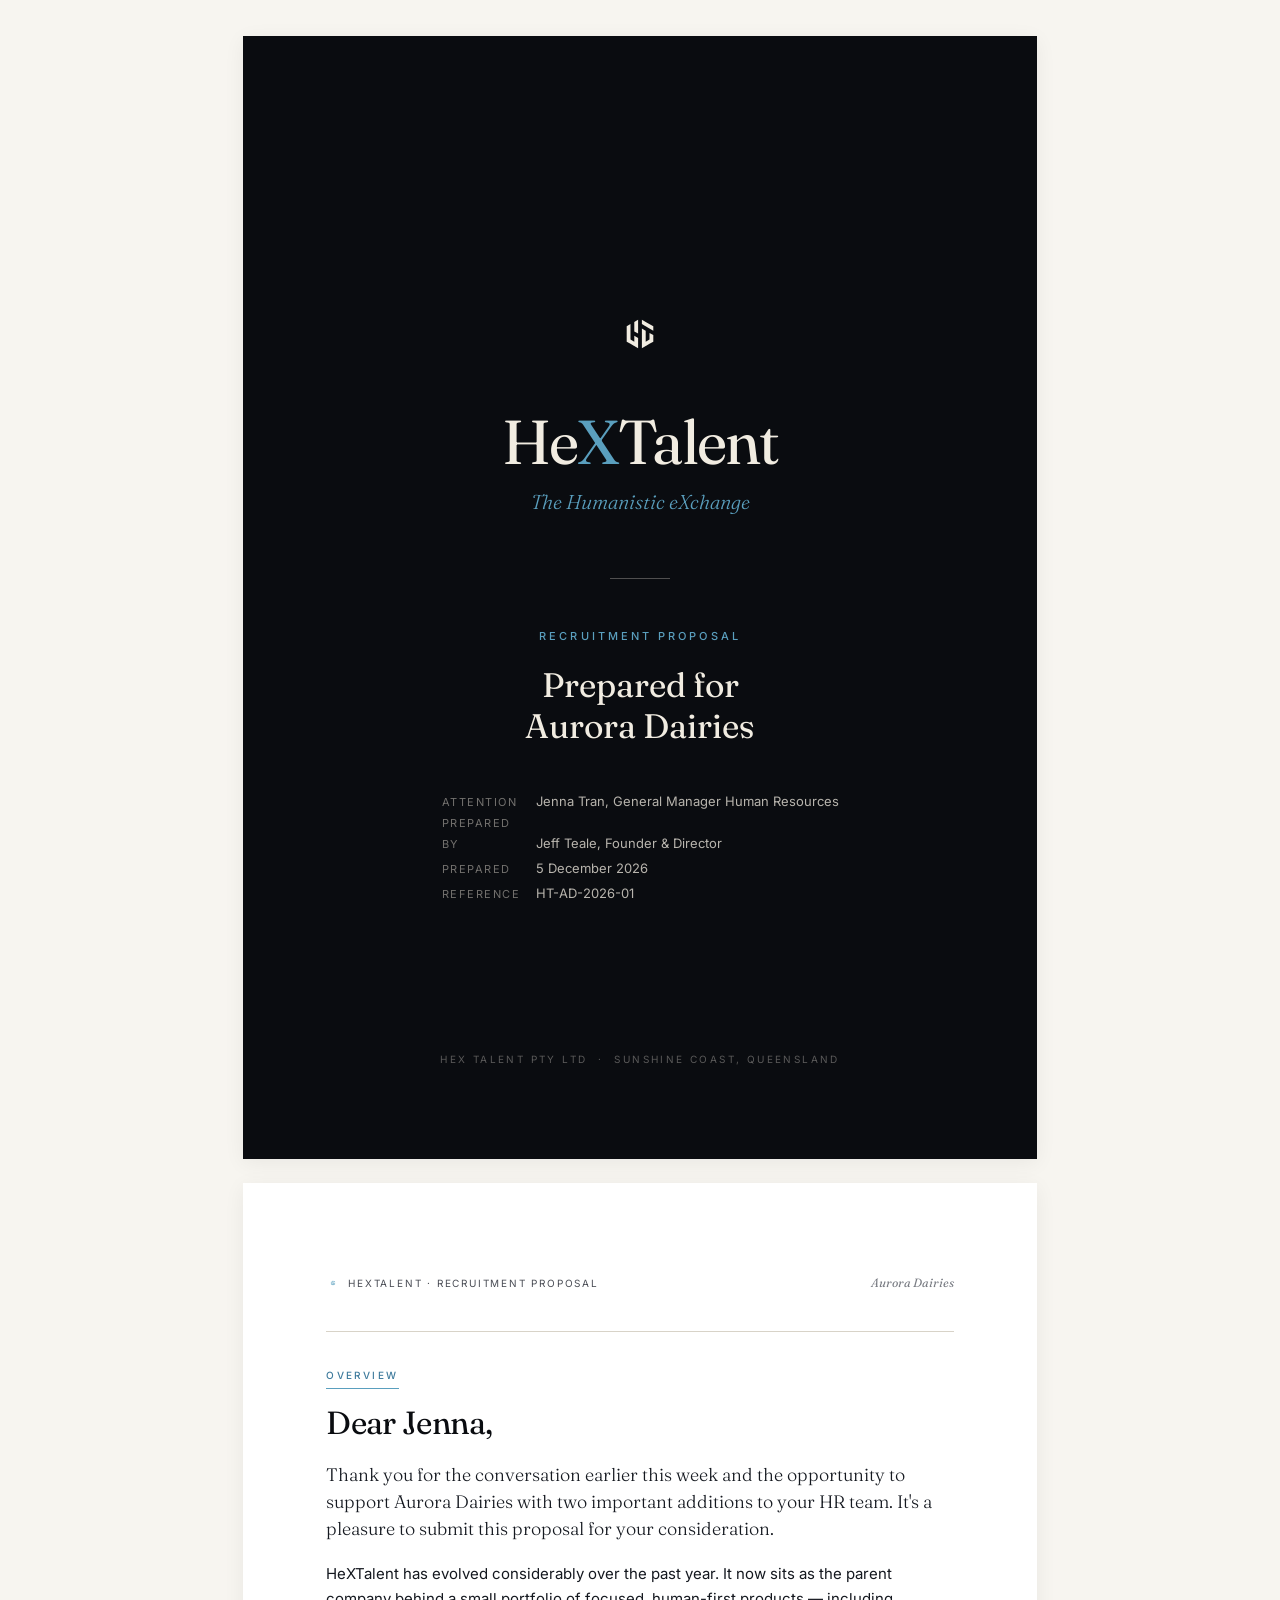
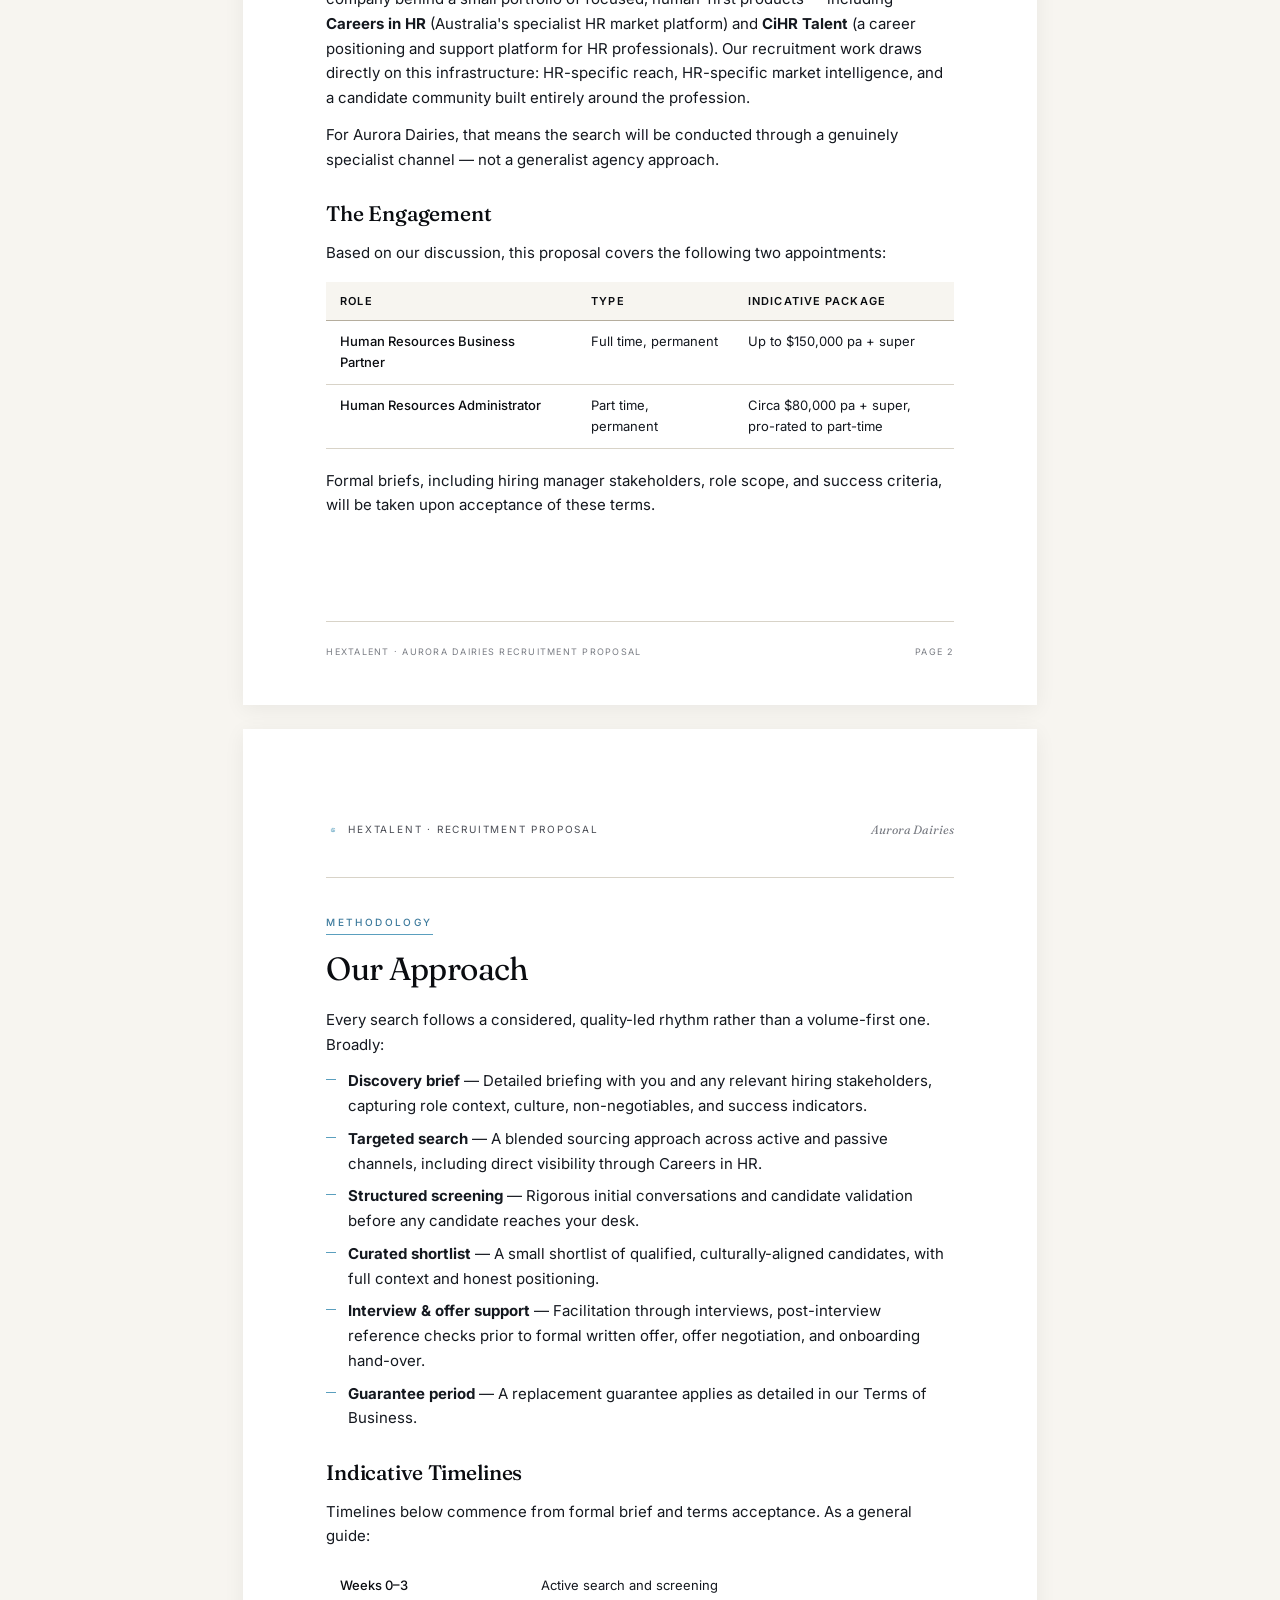
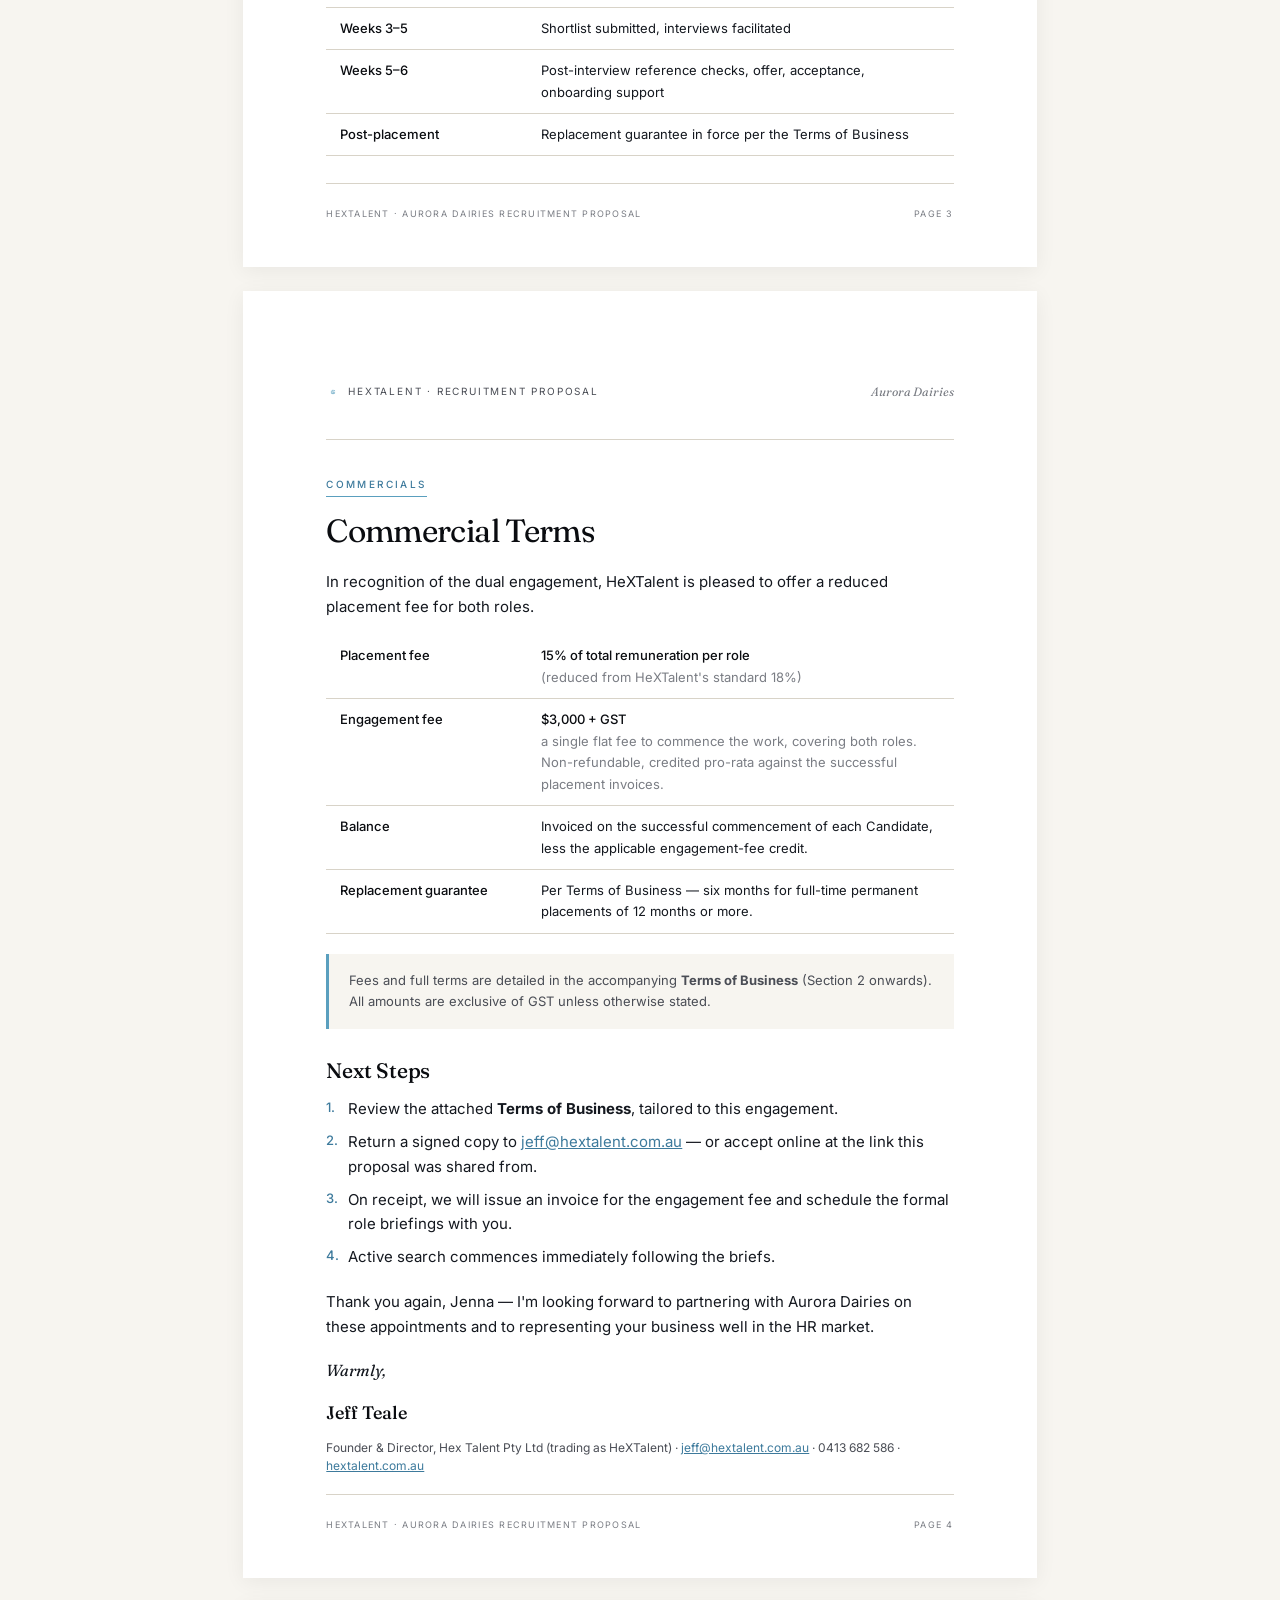
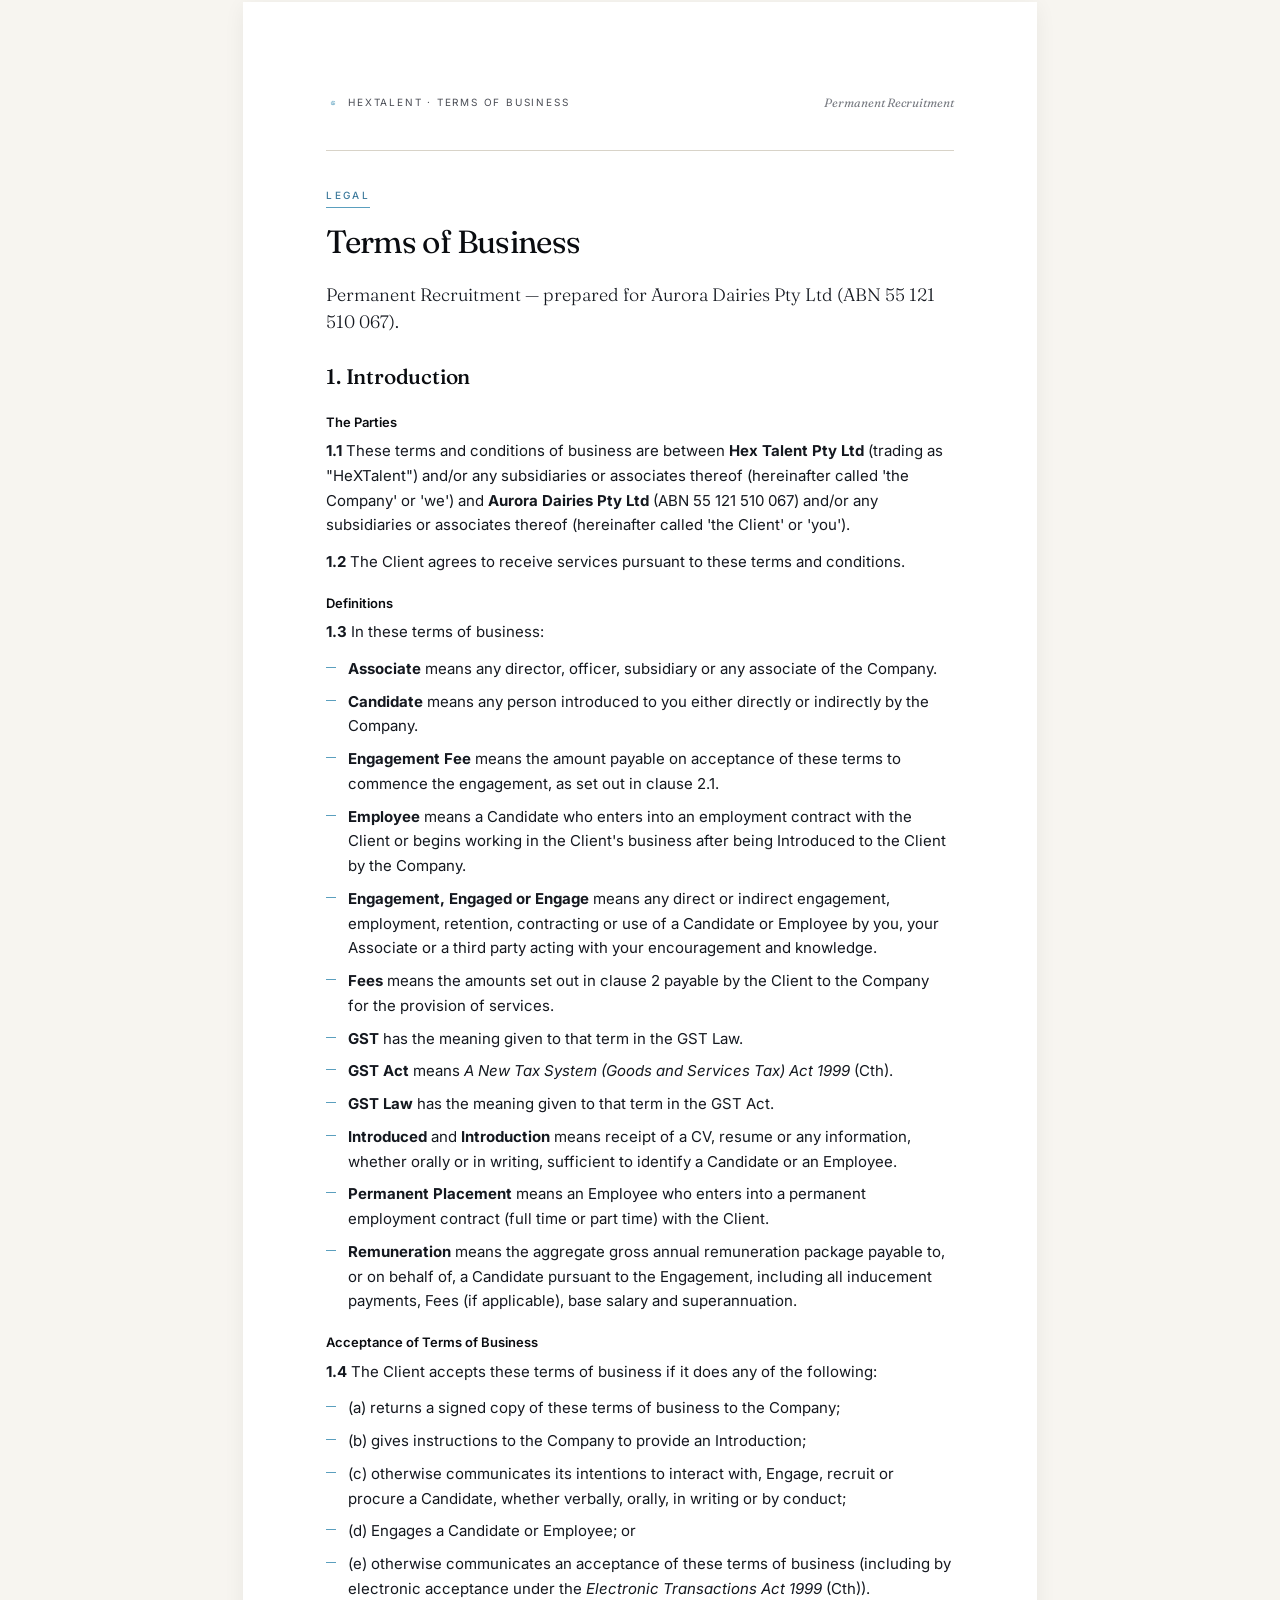
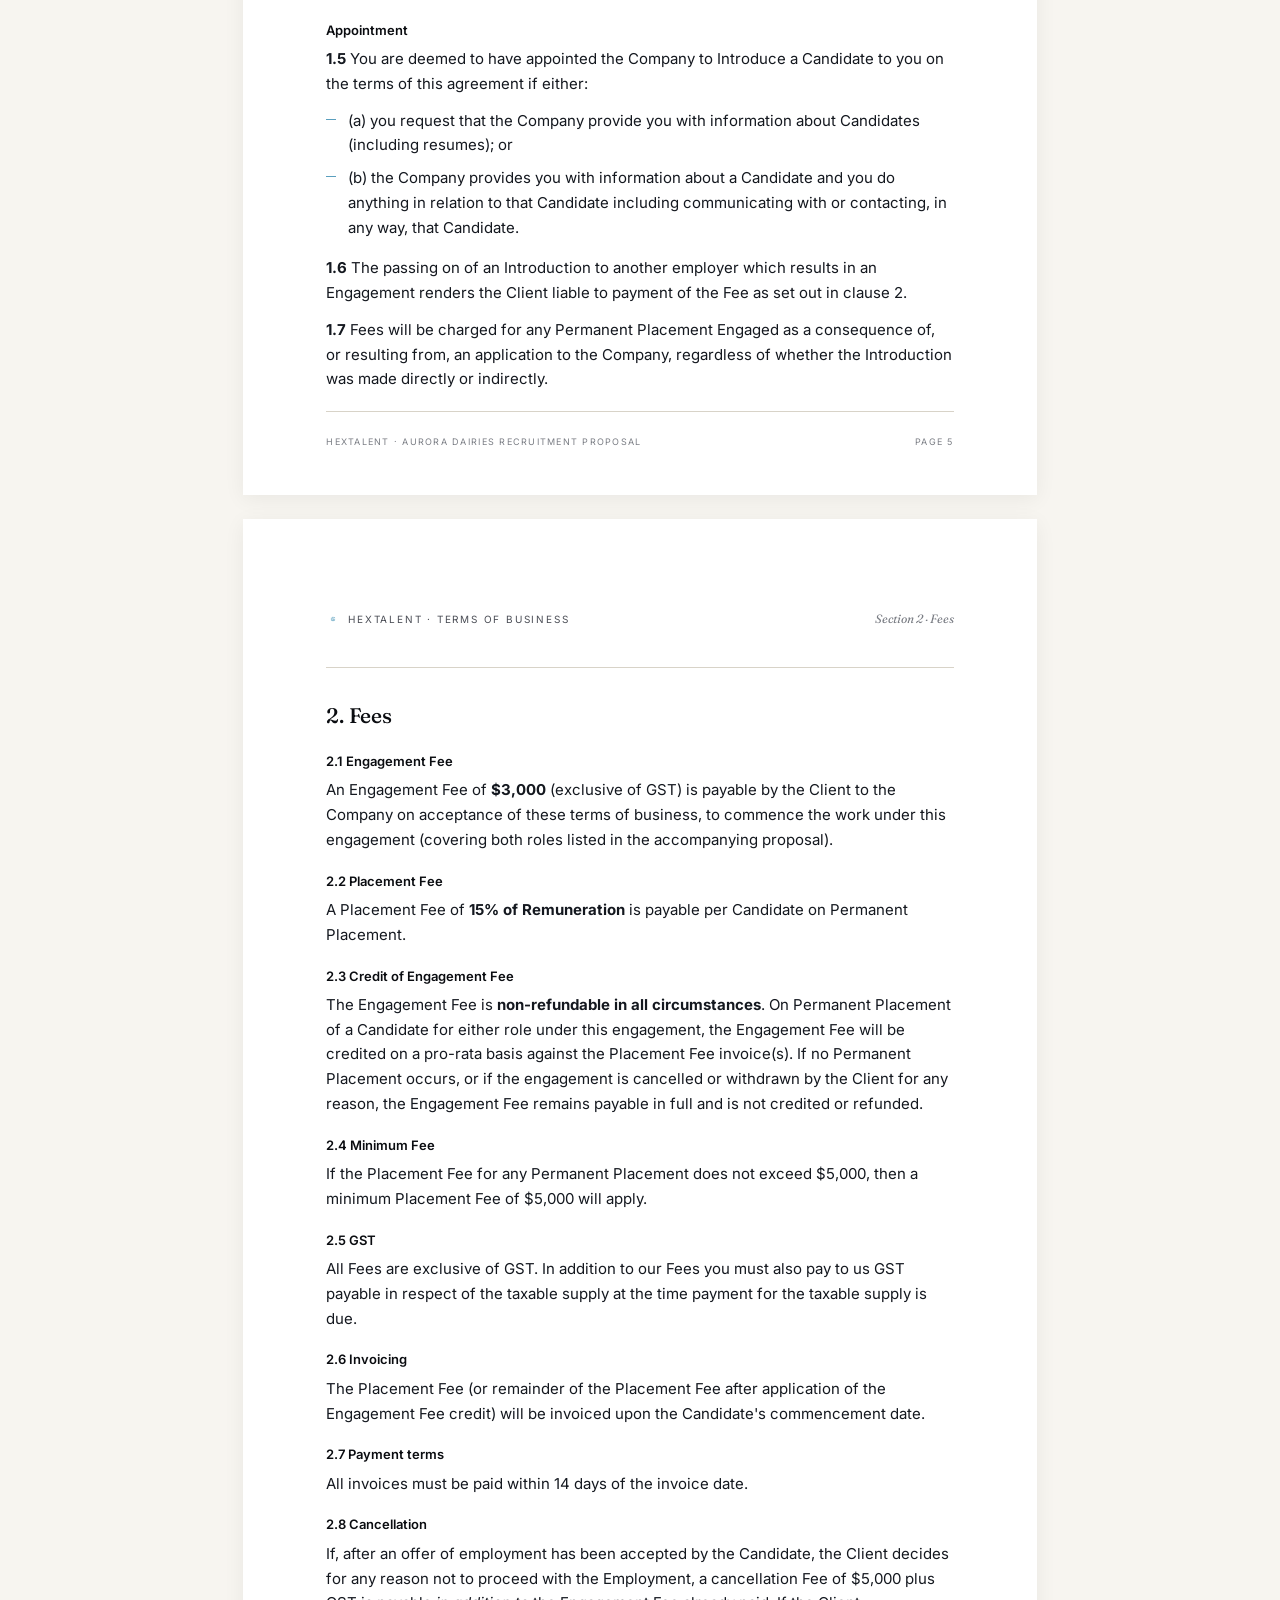
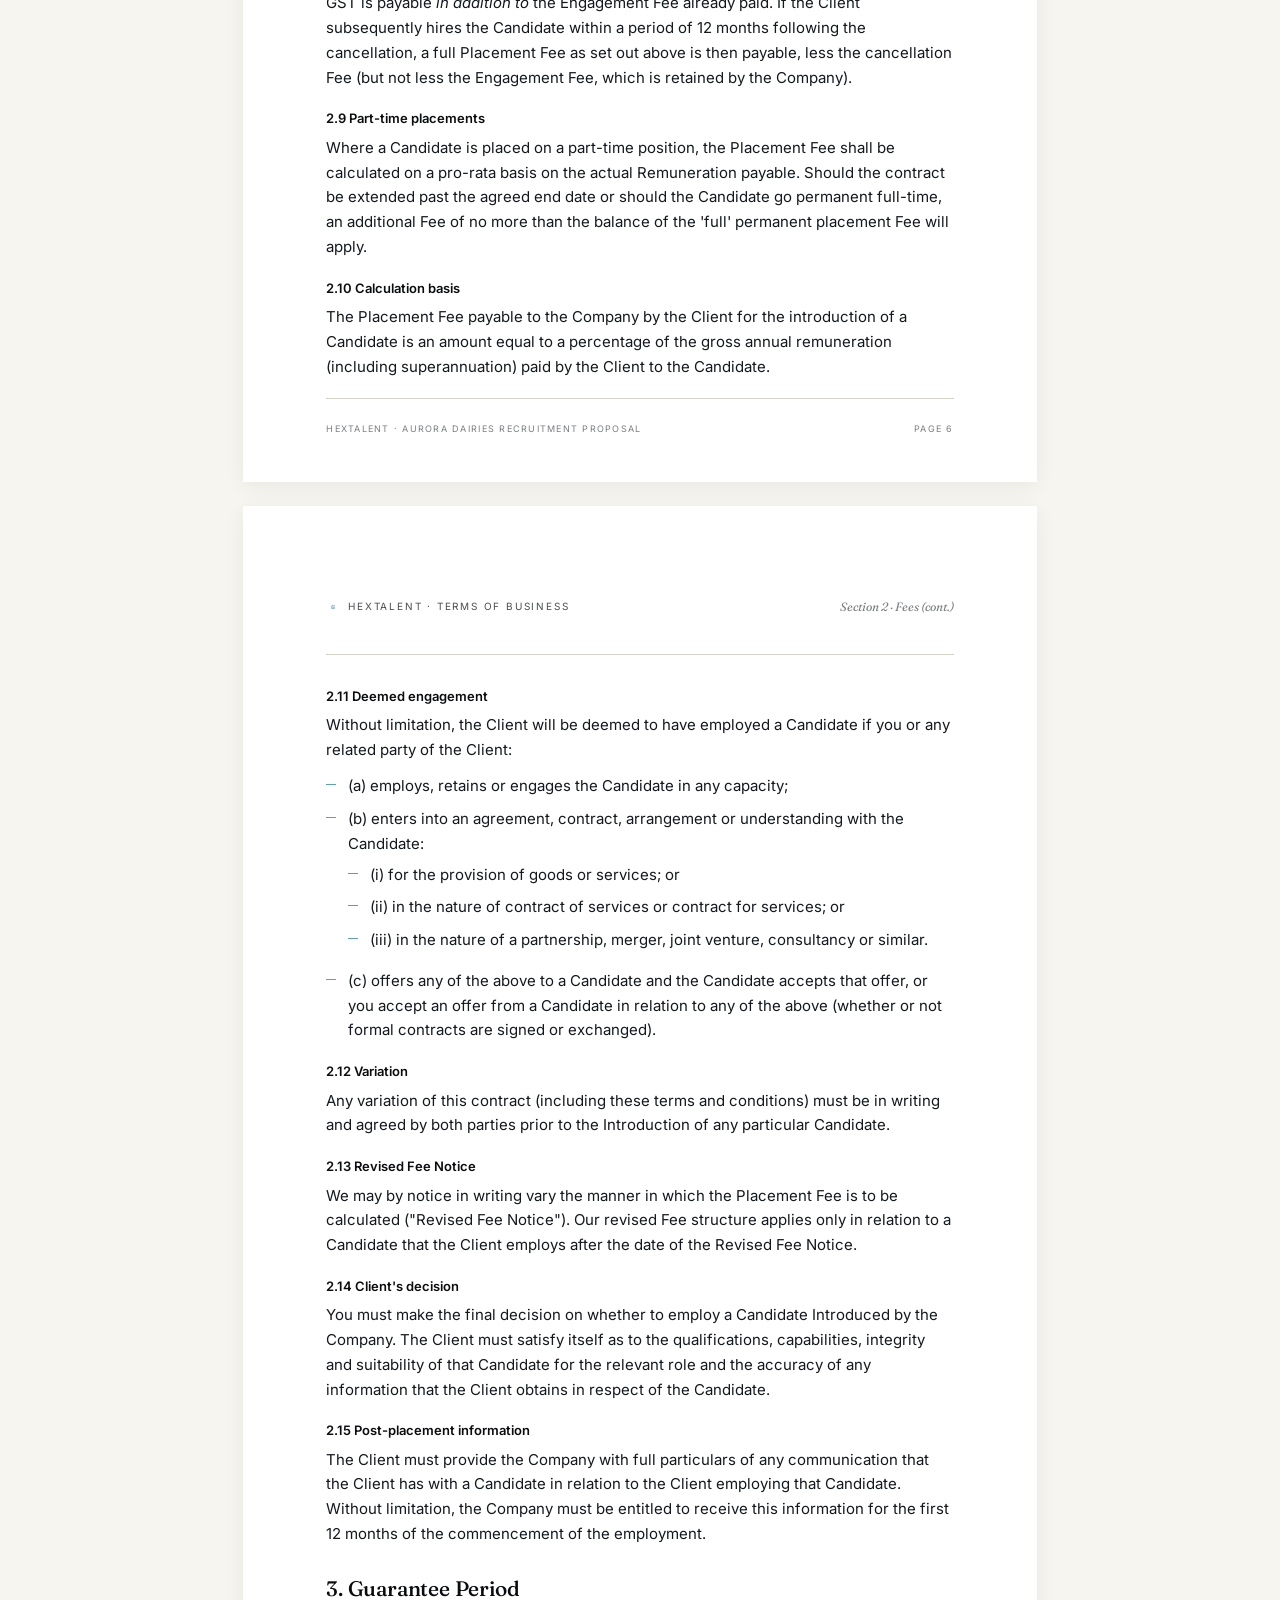
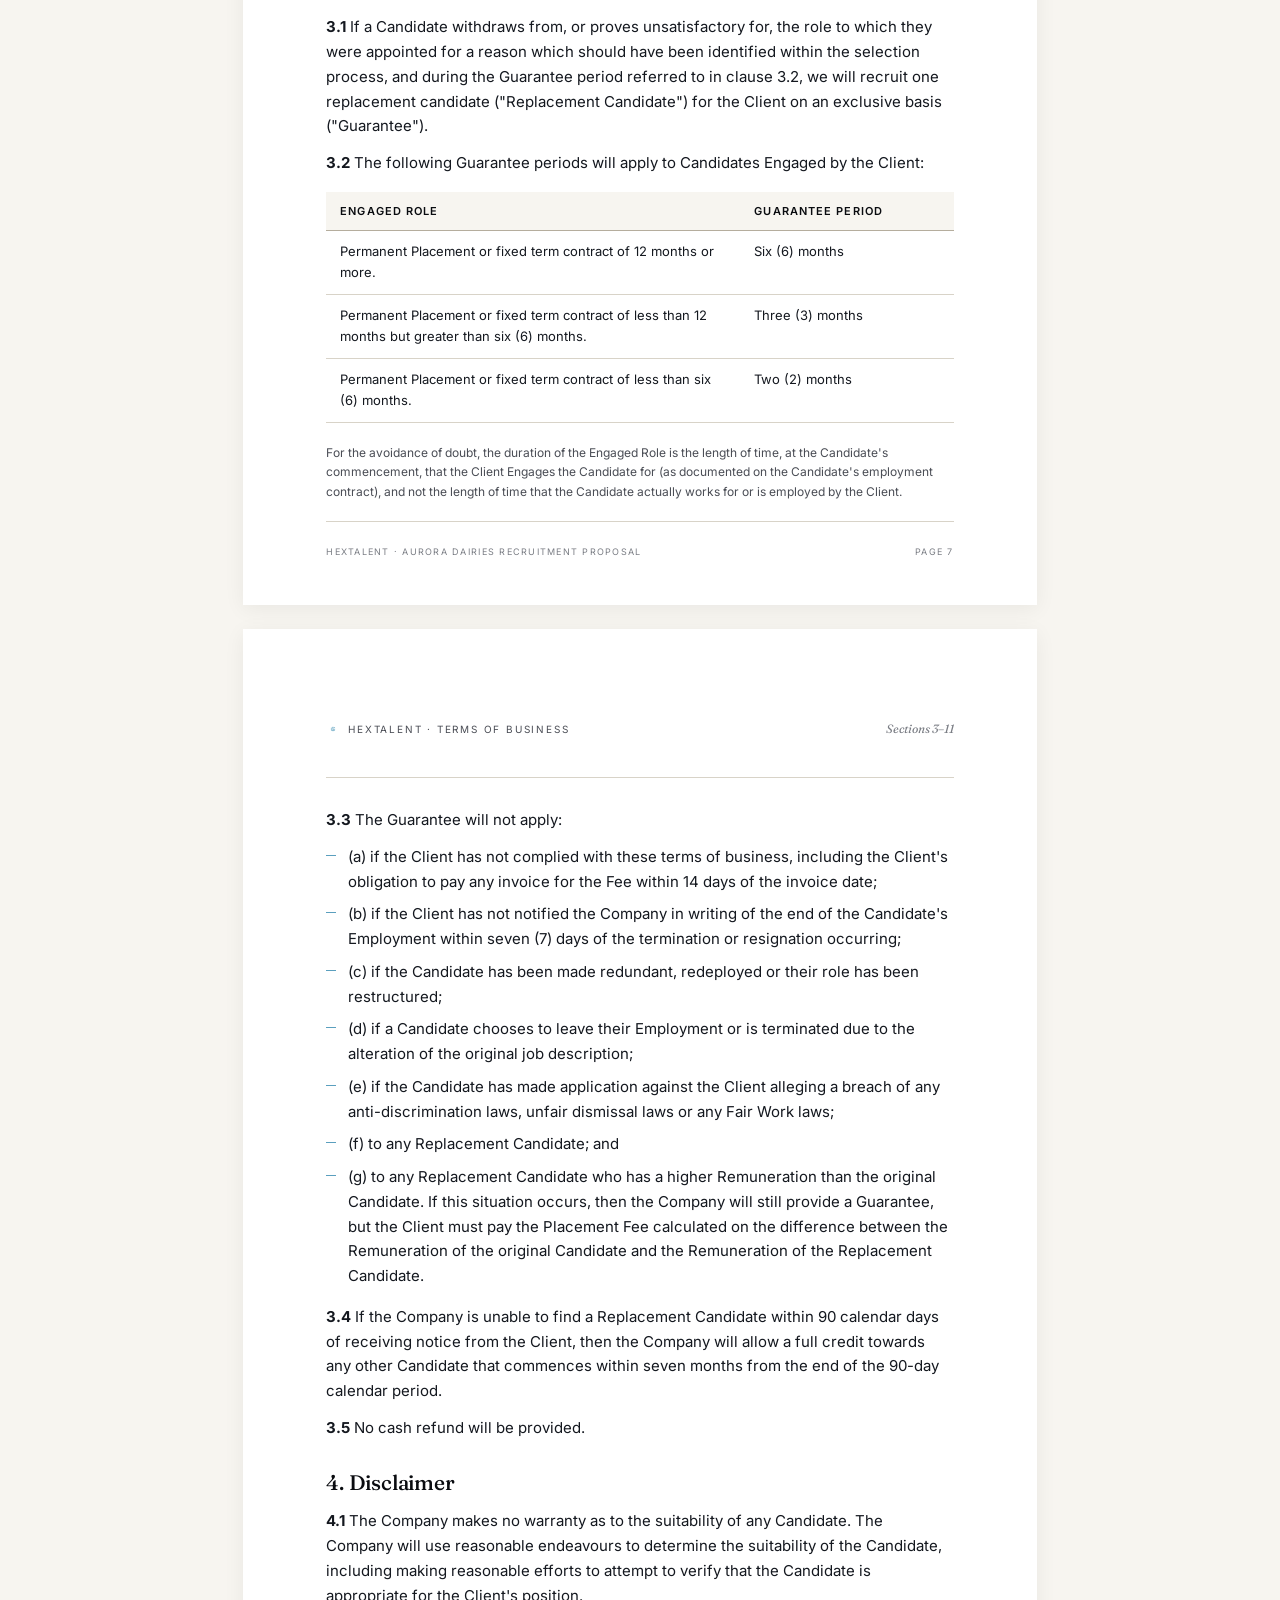
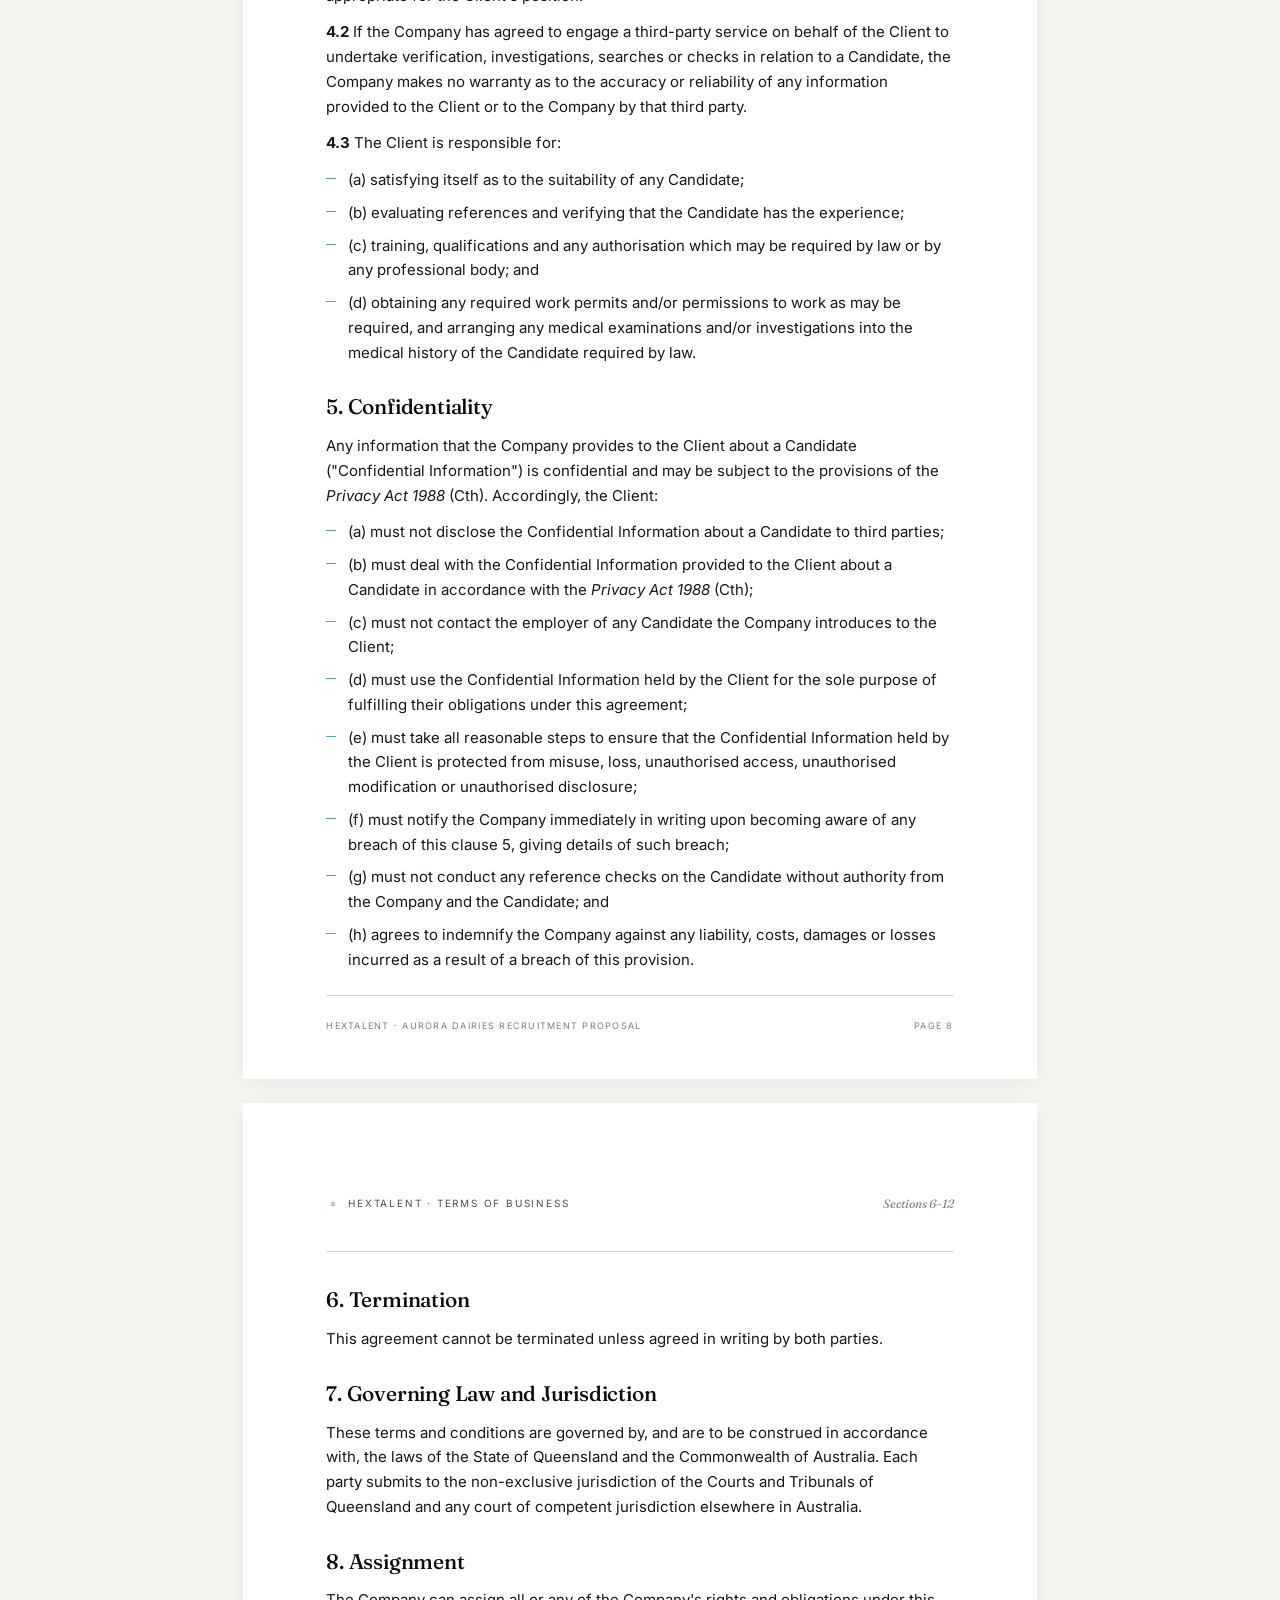
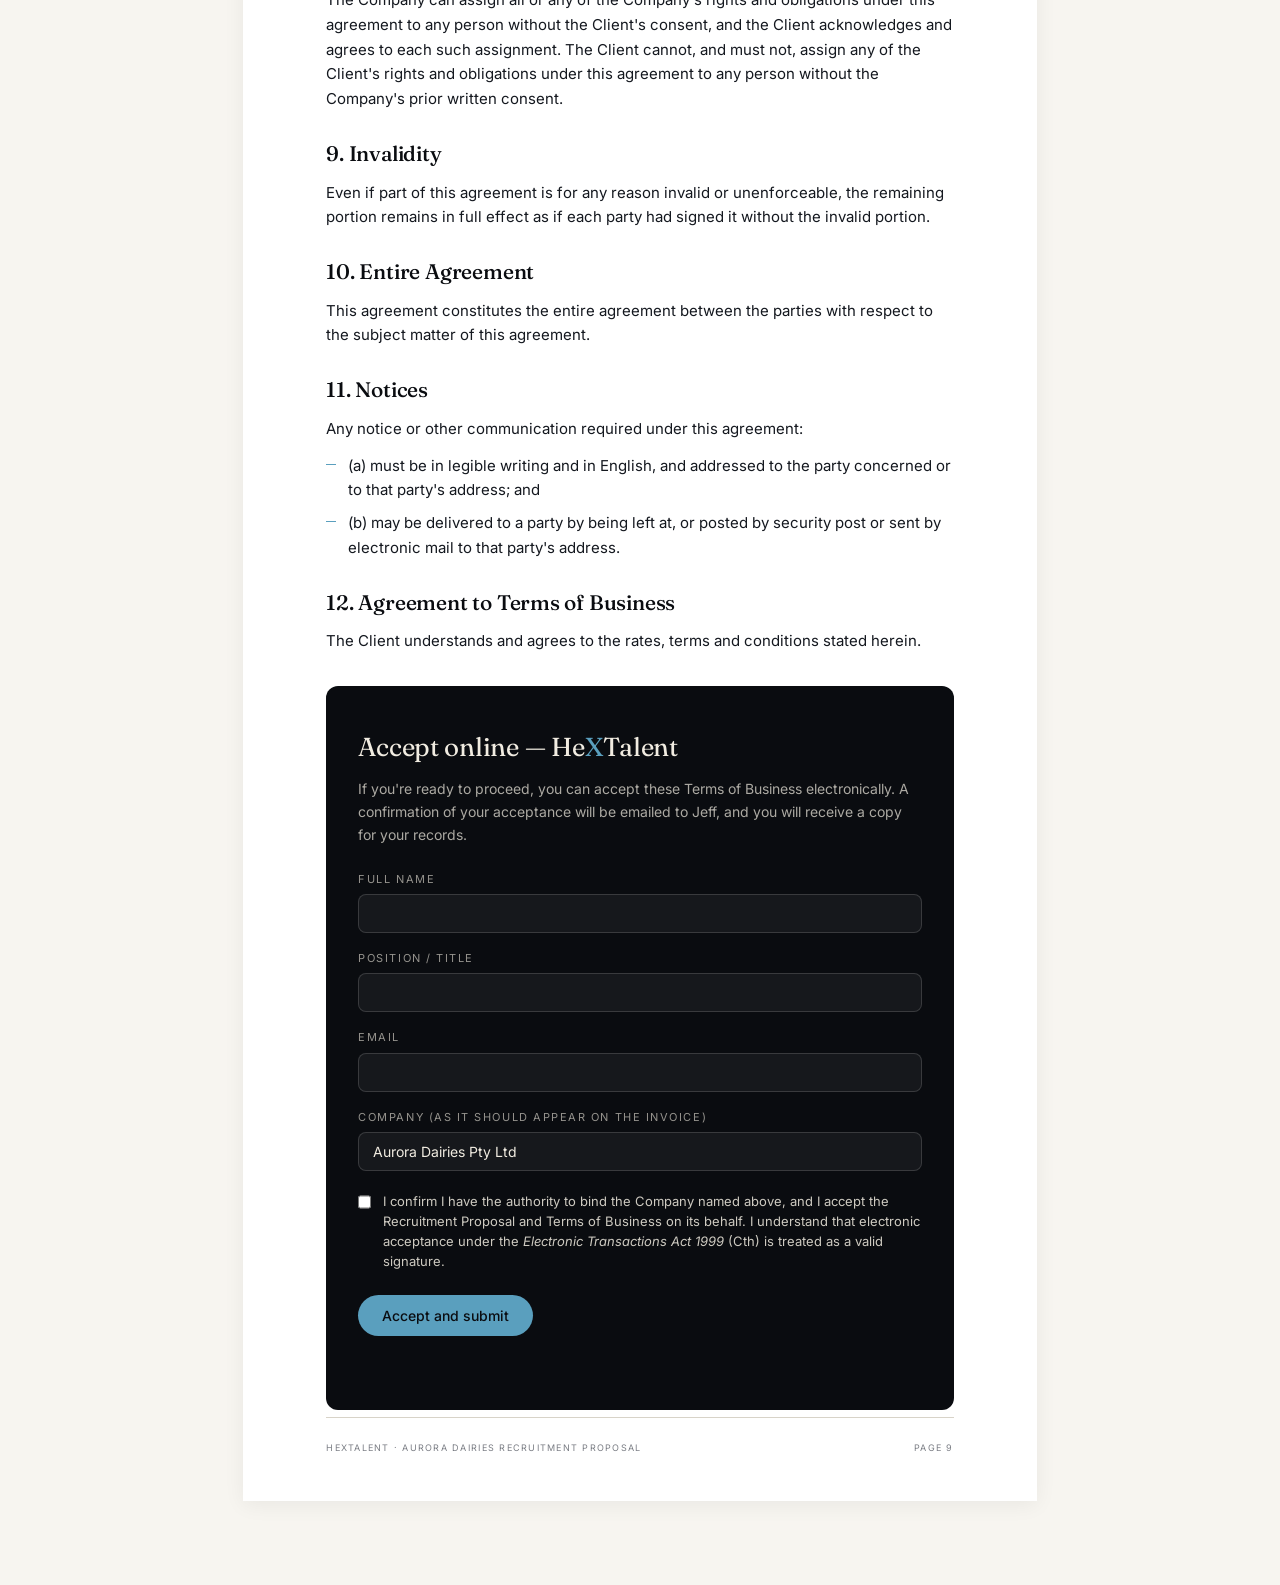
<file: proposals/aurora-dairies/proposal.html>
<!DOCTYPE html>
<html lang="en">
<head>
  <meta charset="UTF-8" />
  <meta name="viewport" content="width=device-width, initial-scale=1.0" />
  <title>Recruitment Proposal — Aurora Dairies · HeXTalent</title>
  <meta name="description" content="Recruitment proposal from HeXTalent for Aurora Dairies — Human Resources Business Partner and Human Resources Administrator appointments." />
  <meta name="robots" content="noindex, nofollow" />
  <link rel="icon" type="image/svg+xml" href="/assets/favicon.svg" />
  <link rel="preconnect" href="https://fonts.googleapis.com" />
  <link rel="preconnect" href="https://fonts.gstatic.com" crossorigin />
  <link href="https://fonts.googleapis.com/css2?family=Fraunces:opsz,wght@9..144,300;9..144,400;9..144,500;9..144,600&family=Inter:wght@300;400;500;600&display=swap" rel="stylesheet" />
  <style>
    /* =================================================================
       Palette + type — shared between screen and print
       ================================================================= */
    :root {
      --ink: #0a0c10;
      --paper: #ffffff;
      --paper-soft: #f7f5f0;
      --border: #d8d3c8;
      --border-strong: #b5ad9d;
      --text: #14181f;
      --text-soft: #4a4d55;
      --text-mute: #7a7d84;
      --accent: #5a9fbe;
      --accent-deep: #3d7a9c;
      --cream: #f1ece1;
    }

    * { box-sizing: border-box; margin: 0; padding: 0; }

    html { -webkit-font-smoothing: antialiased; -moz-osx-font-smoothing: grayscale; }
    body {
      font-family: 'Inter', system-ui, sans-serif;
      color: var(--text);
      background: var(--paper-soft);
      font-size: 15px;
      line-height: 1.65;
    }

    /* Fraunces for display */
    h1, h2, h3, .display, .wordmark { font-family: 'Fraunces', 'Times New Roman', serif; letter-spacing: -0.01em; }

    /* =================================================================
       Page container (single doc, multiple "page" blocks)
       ================================================================= */
    .page {
      background: var(--paper);
      max-width: 210mm;
      margin: 24px auto;
      padding: 24mm 22mm;
      box-shadow: 0 4px 20px rgba(0,0,0,0.06);
      min-height: 297mm;
      position: relative;
    }

    /* Cover page — full-bleed dark */
    .page--cover {
      background: var(--ink);
      color: var(--cream);
      padding: 0;
      display: flex;
      align-items: center;
      justify-content: center;
    }
    .cover-inner {
      text-align: center;
      padding: 40mm 20mm;
      max-width: 160mm;
    }
    .cover-mark {
      width: 90px; height: 90px;
      margin: 0 auto 32px;
      display: flex; align-items: center; justify-content: center;
      color: var(--cream);
    }
    .cover-mark svg { width: 100%; height: 100%; }
    .cover-wordmark {
      font-family: 'Fraunces', serif;
      font-weight: 400;
      font-size: 62px;
      line-height: 1;
      letter-spacing: -0.03em;
      margin-bottom: 12px;
    }
    .cover-wordmark .x { color: var(--accent); }
    .cover-tagline {
      font-family: 'Fraunces', serif;
      font-style: italic;
      font-weight: 300;
      font-size: 20px;
      color: var(--accent);
      margin-bottom: 60px;
    }
    .cover-rule {
      width: 60px; height: 1px;
      background: rgba(241,236,225,0.3);
      margin: 0 auto 48px;
    }
    .cover-doctype {
      font-size: 11px;
      font-weight: 500;
      letter-spacing: 0.28em;
      text-transform: uppercase;
      color: var(--accent);
      margin-bottom: 20px;
    }
    .cover-title {
      font-family: 'Fraunces', serif;
      font-weight: 400;
      font-size: 34px;
      line-height: 1.2;
      color: var(--cream);
      margin-bottom: 42px;
    }
    .cover-meta {
      display: inline-block;
      text-align: left;
      font-size: 13px;
      color: rgba(241,236,225,0.75);
      line-height: 1.9;
    }
    .cover-meta .lbl {
      display: inline-block;
      width: 90px;
      color: rgba(241,236,225,0.45);
      font-size: 11px;
      letter-spacing: 0.14em;
      text-transform: uppercase;
    }
    .cover-footer {
      position: absolute;
      bottom: 24mm;
      left: 0; right: 0;
      text-align: center;
      font-size: 10px;
      letter-spacing: 0.24em;
      text-transform: uppercase;
      color: rgba(241,236,225,0.35);
    }

    /* =================================================================
       Content pages
       ================================================================= */
    .page__header {
      display: flex;
      justify-content: space-between;
      align-items: center;
      padding-bottom: 10mm;
      margin-bottom: 8mm;
      border-bottom: 1px solid var(--border);
      font-size: 10px;
      letter-spacing: 0.18em;
      text-transform: uppercase;
      color: var(--text-mute);
    }
    .page__header .brand {
      display: flex; align-items: center; gap: 8px;
      color: var(--text-soft);
    }
    .page__header .brand svg { width: 14px; height: 14px; }
    .page__header .ref {
      font-family: 'Fraunces', serif;
      font-style: italic;
      text-transform: none;
      letter-spacing: 0;
      font-size: 12px;
      color: var(--text-mute);
    }

    .page__footer {
      position: absolute;
      bottom: 12mm;
      left: 22mm; right: 22mm;
      display: flex;
      justify-content: space-between;
      font-size: 9px;
      letter-spacing: 0.14em;
      text-transform: uppercase;
      color: var(--text-mute);
      padding-top: 6mm;
      border-top: 1px solid var(--border);
    }

    /* Typography inside pages */
    .eyebrow {
      display: inline-block;
      font-size: 10px;
      font-weight: 500;
      letter-spacing: 0.24em;
      text-transform: uppercase;
      color: var(--accent-deep);
      padding-bottom: 4px;
      border-bottom: 1px solid var(--accent);
      margin-bottom: 16px;
    }

    h1.doc-h1 {
      font-family: 'Fraunces', serif;
      font-weight: 400;
      font-size: 32px;
      line-height: 1.15;
      color: var(--ink);
      margin-bottom: 20px;
      letter-spacing: -0.02em;
    }
    h2.doc-h2 {
      font-family: 'Fraunces', serif;
      font-weight: 500;
      font-size: 21px;
      color: var(--ink);
      margin: 24px 0 10px;
      letter-spacing: -0.01em;
    }
    h3.doc-h3 {
      font-family: 'Inter', sans-serif;
      font-weight: 600;
      font-size: 13px;
      color: var(--ink);
      margin: 18px 0 6px;
      letter-spacing: 0;
    }

    p { margin-bottom: 12px; color: var(--text); }
    p.lede {
      font-family: 'Fraunces', serif;
      font-weight: 300;
      font-size: 18px;
      line-height: 1.5;
      color: var(--text);
      margin-bottom: 20px;
    }

    ul.doc-list, ol.doc-list {
      margin: 0 0 16px 0;
      padding-left: 0;
      list-style: none;
    }
    ul.doc-list li, ol.doc-list li {
      position: relative;
      padding-left: 22px;
      margin-bottom: 8px;
    }
    ul.doc-list li::before {
      content: '';
      position: absolute;
      left: 0; top: 10px;
      width: 10px; height: 1px;
      background: var(--accent);
    }
    ol.doc-list { counter-reset: doclist; }
    ol.doc-list li { counter-increment: doclist; }
    ol.doc-list li::before {
      content: counter(doclist) '.';
      position: absolute;
      left: 0; top: 0;
      color: var(--accent-deep);
      font-weight: 500;
      font-size: 13px;
    }

    /* Tables */
    table.doc-table {
      width: 100%;
      border-collapse: collapse;
      margin: 16px 0 20px;
      font-size: 13px;
    }
    table.doc-table th, table.doc-table td {
      text-align: left;
      padding: 10px 14px;
      border-bottom: 1px solid var(--border);
      vertical-align: top;
    }
    table.doc-table th {
      background: var(--paper-soft);
      color: var(--ink);
      font-family: 'Inter', sans-serif;
      font-weight: 600;
      font-size: 11px;
      letter-spacing: 0.1em;
      text-transform: uppercase;
      border-bottom: 1px solid var(--border-strong);
    }
    table.doc-table td.key {
      font-weight: 500;
      color: var(--ink);
      width: 32%;
    }

    /* Callout / commercial box */
    .callout {
      background: var(--paper-soft);
      border-left: 3px solid var(--accent);
      padding: 16px 20px;
      margin: 18px 0;
      font-size: 13px;
      color: var(--text-soft);
    }

    /* Signature block (print) */
    .sig-block {
      margin-top: 40px;
      display: grid;
      grid-template-columns: 1fr 1fr;
      gap: 40px;
    }
    .sig-party h3 {
      font-family: 'Fraunces', serif;
      font-weight: 500;
      font-size: 16px;
      margin-bottom: 20px;
      color: var(--ink);
    }
    .sig-line {
      border-bottom: 1px solid var(--text-soft);
      height: 30px;
      margin-bottom: 4px;
    }
    .sig-label {
      font-size: 10px;
      letter-spacing: 0.14em;
      text-transform: uppercase;
      color: var(--text-mute);
      margin-bottom: 16px;
    }

    /* Accept form (screen only) */
    .accept-form {
      background: var(--ink);
      color: var(--cream);
      padding: 40px 32px;
      border-radius: 12px;
      margin-top: 32px;
    }
    .accept-form h2 {
      font-family: 'Fraunces', serif;
      font-weight: 400;
      font-size: 26px;
      color: var(--cream);
      margin-bottom: 8px;
    }
    .accept-form h2 .x { color: var(--accent); }
    .accept-form .accept-intro {
      color: rgba(241,236,225,0.7);
      font-size: 14px;
      margin-bottom: 24px;
    }
    .accept-form label {
      display: block;
      font-size: 11px;
      letter-spacing: 0.14em;
      text-transform: uppercase;
      color: rgba(241,236,225,0.6);
      margin-bottom: 6px;
      margin-top: 16px;
    }
    .accept-form input[type="text"],
    .accept-form input[type="email"] {
      width: 100%;
      padding: 10px 14px;
      font-size: 14px;
      background: rgba(255,255,255,0.05);
      border: 1px solid rgba(255,255,255,0.15);
      border-radius: 8px;
      color: var(--cream);
      font-family: inherit;
    }
    .accept-form input:focus {
      outline: none;
      border-color: var(--accent);
      background: rgba(255,255,255,0.08);
    }
    .accept-form .confirm-row {
      display: flex;
      gap: 12px;
      align-items: flex-start;
      margin-top: 20px;
      font-size: 13px;
      color: rgba(241,236,225,0.85);
      line-height: 1.55;
    }
    .accept-form input[type="checkbox"] {
      margin-top: 3px;
      width: 16px; height: 16px;
      accent-color: var(--accent);
    }
    .accept-form button {
      margin-top: 24px;
      background: var(--accent);
      color: var(--ink);
      font-family: inherit;
      font-weight: 500;
      font-size: 14px;
      padding: 12px 24px;
      border: none;
      border-radius: 100px;
      cursor: pointer;
      transition: background 0.2s;
    }
    .accept-form button:hover { background: var(--cream); }
    .accept-form button:disabled { opacity: 0.4; cursor: not-allowed; }
    .accept-form .status {
      margin-top: 16px;
      font-size: 13px;
      min-height: 18px;
    }
    .accept-form .status.error { color: #ffb4b4; }
    .accept-form .status.success { color: #b7e5c8; }

    .accept-success {
      background: var(--ink);
      color: var(--cream);
      padding: 60px 32px;
      border-radius: 12px;
      margin-top: 32px;
      text-align: center;
    }
    .accept-success h2 {
      font-family: 'Fraunces', serif;
      font-size: 32px;
      font-weight: 400;
      color: var(--cream);
      margin-bottom: 12px;
    }
    .accept-success p {
      color: rgba(241,236,225,0.75);
      font-size: 15px;
    }

    /* Print-only / screen-only helpers */
    .print-only { display: none; }
    .screen-only { display: block; }

    /* =================================================================
       Screen-only web version (background + form)
       ================================================================= */
    @media screen {
      body { background: var(--paper-soft); padding: 12px 0 60px; }
    }

    /* =================================================================
       Print styles — for Chrome headless → PDF export
       ================================================================= */
    @media print {
      @page {
        size: A4;
        margin: 20mm 22mm 22mm;
        @bottom-right {
          content: counter(page);
          font-family: 'Inter', sans-serif;
          font-size: 9pt;
          color: #7a7d84;
          letter-spacing: 0.14em;
        }
        @bottom-left {
          content: "HeXTalent · Aurora Dairies";
          font-family: 'Inter', sans-serif;
          font-size: 8pt;
          color: #7a7d84;
          letter-spacing: 0.14em;
          text-transform: uppercase;
        }
      }
      @page :first {
        @bottom-right { content: none; }
        @bottom-left { content: none; }
      }
      /* First page (cover) — filled dark block within @page margins */
      .page--cover {
        padding: 0 !important;
        min-height: 245mm;
        display: flex;
        align-items: center;
        justify-content: center;
      }

      body { background: white; font-size: 11.5pt; line-height: 1.55; }
      .page__footer { display: none !important; }
      .page {
        box-shadow: none;
        margin: 0;
        max-width: none;
        width: 210mm;
        padding: 18mm 22mm 20mm;
        page-break-after: always;
        min-height: 260mm;
        position: relative;
      }
      .page:last-child { page-break-after: auto; }
      .page--cover {
        padding: 0;
        height: 297mm;
        min-height: 297mm;
        overflow: hidden;
      }
      .page__footer {
        margin-top: 24mm;
        padding-top: 6mm;
        position: static;
        left: auto; right: auto; bottom: auto;
      }

      /* Content sizing tightened for print */
      h1.doc-h1 { font-size: 26pt; margin-bottom: 14pt; }
      h2.doc-h2 { font-size: 16pt; margin: 16pt 0 8pt; }
      h3.doc-h3 { font-size: 10.5pt; margin: 12pt 0 4pt; }
      p { margin-bottom: 8pt; }
      p.lede { font-size: 14pt; margin-bottom: 14pt; }
      ul.doc-list, ol.doc-list { margin-bottom: 10pt; }
      ul.doc-list li, ol.doc-list li { margin-bottom: 4pt; }
      table.doc-table { font-size: 10.5pt; margin: 10pt 0 14pt; }
      table.doc-table th, table.doc-table td { padding: 7pt 10pt; }

      /* Avoid awkward mid-item breaks (tables + tight blocks only — long lists may break) */
      table.doc-table, .callout, .sig-block, .closing-block { page-break-inside: avoid; }
      ul.doc-list li, ol.doc-list li { page-break-inside: avoid; }
      h2.doc-h2, h3.doc-h3 { page-break-after: avoid; }

      .print-only { display: block; }
      .sig-block.print-only { display: grid; }
      .screen-only { display: none !important; }
      .accept-form, .accept-success { display: none !important; }
    }

    /* Utilities */
    .lede-block { margin-bottom: 20px; }
    .role-table td.role-title { font-weight: 500; color: var(--ink); }
    .fee-table td.strong { font-weight: 500; color: var(--ink); }

    hr.rule {
      border: none;
      border-top: 1px solid var(--border);
      margin: 24px 0;
    }
  </style>
</head>
<body>

<!-- ==================== COVER PAGE ==================== -->
<section class="page page--cover">
  <div class="cover-inner">
    <div class="cover-mark">
      <svg viewBox="0 0 8467 8467" fill="currentColor">
        <path d="M4055 2891l-86 49 -272 158 0 147 0 266 0 147 0 329 358 207 0 -330 0 -83 0 -330 0 -147 0 0 0 -413zm357 413l268 155 90 52 268 155 447 258 0 -413 -715 -413 0 0 -358 -207 0 413zm715 1239l0 206 -357 207 0 -1032 -90 -52 -268 -155 0 516 0 242 0 687 0 413 358 -206 89 -52 268 -155 358 -206 0 -619 -358 -207 0 413zm-1788 -826l0 -413 -357 207 0 1445 357 206 268 155 90 52 358 206 0 -79 0 -334 0 -142 0 -413 -358 -207 0 413 0 143 -358 -207 0 -1032z"/>
      </svg>
    </div>
    <div class="cover-wordmark">He<span class="x">X</span>Talent</div>
    <div class="cover-tagline">The Humanistic eXchange</div>

    <div class="cover-rule"></div>

    <div class="cover-doctype">Recruitment Proposal</div>
    <div class="cover-title">Prepared for<br/>Aurora Dairies</div>

    <div class="cover-meta">
      <div><span class="lbl">Attention</span> Jenna Tran, General Manager Human Resources</div>
      <div><span class="lbl">Prepared by</span> Jeff Teale, Founder &amp; Director</div>
      <div><span class="lbl">Prepared</span> <span data-today>—</span></div>
      <div><span class="lbl">Reference</span> HT-AD-2026-01</div>
    </div>
  </div>
  <div class="cover-footer">Hex Talent Pty Ltd &nbsp;·&nbsp; Sunshine Coast, Queensland</div>
</section>

<!-- ==================== OPENING LETTER ==================== -->
<section class="page">
  <header class="page__header">
    <div class="brand">
      <svg viewBox="0 0 8467 8467" fill="currentColor" style="color: var(--accent);">
        <path d="M4055 2891l-86 49 -272 158 0 147 0 266 0 147 0 329 358 207 0 -330 0 -83 0 -330 0 -147 0 0 0 -413zm357 413l268 155 90 52 268 155 447 258 0 -413 -715 -413 0 0 -358 -207 0 413zm715 1239l0 206 -357 207 0 -1032 -90 -52 -268 -155 0 516 0 242 0 687 0 413 358 -206 89 -52 268 -155 358 -206 0 -619 -358 -207 0 413zm-1788 -826l0 -413 -357 207 0 1445 357 206 268 155 90 52 358 206 0 -79 0 -334 0 -142 0 -413 -358 -207 0 413 0 143 -358 -207 0 -1032z"/>
      </svg>
      HeXTalent · Recruitment Proposal
    </div>
    <div class="ref">Aurora Dairies</div>
  </header>

  <div class="eyebrow">Overview</div>
  <h1 class="doc-h1">Dear Jenna,</h1>

  <p class="lede">Thank you for the conversation earlier this week and the opportunity to support Aurora Dairies with two important additions to your HR team. It's a pleasure to submit this proposal for your consideration.</p>

  <p>HeXTalent has evolved considerably over the past year. It now sits as the parent company behind a small portfolio of focused, human-first products — including <strong>Careers in HR</strong> (Australia's specialist HR market platform) and <strong>CiHR Talent</strong> (a career positioning and support platform for HR professionals). Our recruitment work draws directly on this infrastructure: HR-specific reach, HR-specific market intelligence, and a candidate community built entirely around the profession.</p>

  <p>For Aurora Dairies, that means the search will be conducted through a genuinely specialist channel — not a generalist agency approach.</p>

  <h2 class="doc-h2">The Engagement</h2>
  <p>Based on our discussion, this proposal covers the following two appointments:</p>

  <table class="doc-table role-table">
    <thead>
      <tr><th style="width:40%">Role</th><th style="width:25%">Type</th><th style="width:35%">Indicative Package</th></tr>
    </thead>
    <tbody>
      <tr>
        <td class="role-title">Human Resources Business Partner</td>
        <td>Full time, permanent</td>
        <td>Up to $150,000 pa + super</td>
      </tr>
      <tr>
        <td class="role-title">Human Resources Administrator</td>
        <td>Part time, permanent</td>
        <td>Circa $80,000 pa + super, pro-rated to part-time</td>
      </tr>
    </tbody>
  </table>

  <p>Formal briefs, including hiring manager stakeholders, role scope, and success criteria, will be taken upon acceptance of these terms.</p>

  <div class="page__footer"><span>HeXTalent · Aurora Dairies Recruitment Proposal</span><span>Page 2</span></div>
</section>

<!-- ==================== OUR APPROACH ==================== -->
<section class="page">
  <header class="page__header">
    <div class="brand">
      <svg viewBox="0 0 8467 8467" fill="currentColor" style="color: var(--accent);"><path d="M4055 2891l-86 49 -272 158 0 147 0 266 0 147 0 329 358 207 0 -330 0 -83 0 -330 0 -147 0 0 0 -413zm357 413l268 155 90 52 268 155 447 258 0 -413 -715 -413 0 0 -358 -207 0 413zm715 1239l0 206 -357 207 0 -1032 -90 -52 -268 -155 0 516 0 242 0 687 0 413 358 -206 89 -52 268 -155 358 -206 0 -619 -358 -207 0 413zm-1788 -826l0 -413 -357 207 0 1445 357 206 268 155 90 52 358 206 0 -79 0 -334 0 -142 0 -413 -358 -207 0 413 0 143 -358 -207 0 -1032z"/></svg>
      HeXTalent · Recruitment Proposal
    </div>
    <div class="ref">Aurora Dairies</div>
  </header>

  <div class="eyebrow">Methodology</div>
  <h1 class="doc-h1">Our Approach</h1>

  <p>Every search follows a considered, quality-led rhythm rather than a volume-first one. Broadly:</p>

  <ul class="doc-list">
    <li><strong>Discovery brief</strong> — Detailed briefing with you and any relevant hiring stakeholders, capturing role context, culture, non-negotiables, and success indicators.</li>
    <li><strong>Targeted search</strong> — A blended sourcing approach across active and passive channels, including direct visibility through Careers in HR.</li>
    <li><strong>Structured screening</strong> — Rigorous initial conversations and candidate validation before any candidate reaches your desk.</li>
    <li><strong>Curated shortlist</strong> — A small shortlist of qualified, culturally-aligned candidates, with full context and honest positioning.</li>
    <li><strong>Interview &amp; offer support</strong> — Facilitation through interviews, post-interview reference checks prior to formal written offer, offer negotiation, and onboarding hand-over.</li>
    <li><strong>Guarantee period</strong> — A replacement guarantee applies as detailed in our Terms of Business.</li>
  </ul>

  <h2 class="doc-h2">Indicative Timelines</h2>
  <p>Timelines below commence from formal brief and terms acceptance. As a general guide:</p>

  <table class="doc-table">
    <tbody>
      <tr><td class="key">Weeks 0–3</td><td>Active search and screening</td></tr>
      <tr><td class="key">Weeks 3–5</td><td>Shortlist submitted, interviews facilitated</td></tr>
      <tr><td class="key">Weeks 5–6</td><td>Post-interview reference checks, offer, acceptance, onboarding support</td></tr>
      <tr><td class="key">Post-placement</td><td>Replacement guarantee in force per the Terms of Business</td></tr>
    </tbody>
  </table>

  <div class="page__footer"><span>HeXTalent · Aurora Dairies Recruitment Proposal</span><span>Page 3</span></div>
</section>

<!-- ==================== COMMERCIAL TERMS ==================== -->
<section class="page">
  <header class="page__header">
    <div class="brand">
      <svg viewBox="0 0 8467 8467" fill="currentColor" style="color: var(--accent);"><path d="M4055 2891l-86 49 -272 158 0 147 0 266 0 147 0 329 358 207 0 -330 0 -83 0 -330 0 -147 0 0 0 -413zm357 413l268 155 90 52 268 155 447 258 0 -413 -715 -413 0 0 -358 -207 0 413zm715 1239l0 206 -357 207 0 -1032 -90 -52 -268 -155 0 516 0 242 0 687 0 413 358 -206 89 -52 268 -155 358 -206 0 -619 -358 -207 0 413zm-1788 -826l0 -413 -357 207 0 1445 357 206 268 155 90 52 358 206 0 -79 0 -334 0 -142 0 -413 -358 -207 0 413 0 143 -358 -207 0 -1032z"/></svg>
      HeXTalent · Recruitment Proposal
    </div>
    <div class="ref">Aurora Dairies</div>
  </header>

  <div class="eyebrow">Commercials</div>
  <h1 class="doc-h1">Commercial Terms</h1>

  <p>In recognition of the dual engagement, HeXTalent is pleased to offer a reduced placement fee for both roles.</p>

  <table class="doc-table fee-table">
    <tbody>
      <tr>
        <td class="key">Placement fee</td>
        <td class="strong">15% of total remuneration per role<br/>
          <span style="color: var(--text-mute); font-weight: 400;">(reduced from HeXTalent's standard 18%)</span>
        </td>
      </tr>
      <tr>
        <td class="key">Engagement fee</td>
        <td class="strong">$3,000 + GST<br/>
          <span style="color: var(--text-mute); font-weight: 400;">a single flat fee to commence the work, covering both roles. Non-refundable, credited pro-rata against the successful placement invoices.</span>
        </td>
      </tr>
      <tr>
        <td class="key">Balance</td>
        <td>Invoiced on the successful commencement of each Candidate, less the applicable engagement-fee credit.</td>
      </tr>
      <tr>
        <td class="key">Replacement guarantee</td>
        <td>Per Terms of Business — six months for full-time permanent placements of 12 months or more.</td>
      </tr>
    </tbody>
  </table>

  <div class="callout">
    Fees and full terms are detailed in the accompanying <strong>Terms of Business</strong> (Section 2 onwards). All amounts are exclusive of GST unless otherwise stated.
  </div>

  <h2 class="doc-h2">Next Steps</h2>
  <ol class="doc-list">
    <li>Review the attached <strong>Terms of Business</strong>, tailored to this engagement.</li>
    <li>Return a signed copy to <a href="mailto:jeff@hextalent.com.au" style="color: var(--accent-deep);">jeff@hextalent.com.au</a> — or accept online at the link this proposal was shared from.</li>
    <li>On receipt, we will issue an invoice for the engagement fee and schedule the formal role briefings with you.</li>
    <li>Active search commences immediately following the briefs.</li>
  </ol>

  <div class="closing-block">
    <p style="margin-top: 20px;">Thank you again, Jenna — I'm looking forward to partnering with Aurora Dairies on these appointments and to representing your business well in the HR market.</p>

    <p style="margin-top: 18px; font-family: 'Fraunces', serif; font-size: 16px; font-style: italic;">Warmly,</p>

    <p style="margin-top: 14px; font-family: 'Fraunces', serif; font-size: 18px; font-weight: 500; color: var(--ink);">Jeff Teale</p>
    <p style="font-size: 12px; color: var(--text-soft); margin-top: 2px; line-height: 1.5;">
      Founder &amp; Director, Hex Talent Pty Ltd (trading as HeXTalent) · <a href="mailto:jeff@hextalent.com.au" style="color: var(--accent-deep);">jeff@hextalent.com.au</a> · 0413 682 586 · <a href="https://hextalent.com.au" style="color: var(--accent-deep);">hextalent.com.au</a>
    </p>
  </div>

  <div class="page__footer"><span>HeXTalent · Aurora Dairies Recruitment Proposal</span><span>Page 4</span></div>
</section>

<!-- ==================== TERMS OF BUSINESS ==================== -->
<section class="page">
  <header class="page__header">
    <div class="brand">
      <svg viewBox="0 0 8467 8467" fill="currentColor" style="color: var(--accent);"><path d="M4055 2891l-86 49 -272 158 0 147 0 266 0 147 0 329 358 207 0 -330 0 -83 0 -330 0 -147 0 0 0 -413zm357 413l268 155 90 52 268 155 447 258 0 -413 -715 -413 0 0 -358 -207 0 413zm715 1239l0 206 -357 207 0 -1032 -90 -52 -268 -155 0 516 0 242 0 687 0 413 358 -206 89 -52 268 -155 358 -206 0 -619 -358 -207 0 413zm-1788 -826l0 -413 -357 207 0 1445 357 206 268 155 90 52 358 206 0 -79 0 -334 0 -142 0 -413 -358 -207 0 413 0 143 -358 -207 0 -1032z"/></svg>
      HeXTalent · Terms of Business
    </div>
    <div class="ref">Permanent Recruitment</div>
  </header>

  <div class="eyebrow">Legal</div>
  <h1 class="doc-h1">Terms of Business</h1>
  <p class="lede">Permanent Recruitment — prepared for Aurora Dairies Pty Ltd (ABN 55 121 510 067).</p>

  <h2 class="doc-h2">1. Introduction</h2>

  <h3 class="doc-h3">The Parties</h3>
  <p><strong>1.1</strong> These terms and conditions of business are between <strong>Hex Talent Pty Ltd</strong> (trading as "HeXTalent") and/or any subsidiaries or associates thereof (hereinafter called 'the Company' or 'we') and <strong>Aurora Dairies Pty Ltd</strong> (ABN 55 121 510 067) and/or any subsidiaries or associates thereof (hereinafter called 'the Client' or 'you').</p>
  <p><strong>1.2</strong> The Client agrees to receive services pursuant to these terms and conditions.</p>

  <h3 class="doc-h3">Definitions</h3>
  <p><strong>1.3</strong> In these terms of business:</p>
  <ul class="doc-list">
    <li><strong>Associate</strong> means any director, officer, subsidiary or any associate of the Company.</li>
    <li><strong>Candidate</strong> means any person introduced to you either directly or indirectly by the Company.</li>
    <li><strong>Engagement Fee</strong> means the amount payable on acceptance of these terms to commence the engagement, as set out in clause 2.1.</li>
    <li><strong>Employee</strong> means a Candidate who enters into an employment contract with the Client or begins working in the Client's business after being Introduced to the Client by the Company.</li>
    <li><strong>Engagement, Engaged or Engage</strong> means any direct or indirect engagement, employment, retention, contracting or use of a Candidate or Employee by you, your Associate or a third party acting with your encouragement and knowledge.</li>
    <li><strong>Fees</strong> means the amounts set out in clause 2 payable by the Client to the Company for the provision of services.</li>
    <li><strong>GST</strong> has the meaning given to that term in the GST Law.</li>
    <li><strong>GST Act</strong> means <em>A New Tax System (Goods and Services Tax) Act 1999</em> (Cth).</li>
    <li><strong>GST Law</strong> has the meaning given to that term in the GST Act.</li>
    <li><strong>Introduced</strong> and <strong>Introduction</strong> means receipt of a CV, resume or any information, whether orally or in writing, sufficient to identify a Candidate or an Employee.</li>
    <li><strong>Permanent Placement</strong> means an Employee who enters into a permanent employment contract (full time or part time) with the Client.</li>
    <li><strong>Remuneration</strong> means the aggregate gross annual remuneration package payable to, or on behalf of, a Candidate pursuant to the Engagement, including all inducement payments, Fees (if applicable), base salary and superannuation.</li>
  </ul>

  <h3 class="doc-h3">Acceptance of Terms of Business</h3>
  <p><strong>1.4</strong> The Client accepts these terms of business if it does any of the following:</p>
  <ul class="doc-list">
    <li>(a) returns a signed copy of these terms of business to the Company;</li>
    <li>(b) gives instructions to the Company to provide an Introduction;</li>
    <li>(c) otherwise communicates its intentions to interact with, Engage, recruit or procure a Candidate, whether verbally, orally, in writing or by conduct;</li>
    <li>(d) Engages a Candidate or Employee; or</li>
    <li>(e) otherwise communicates an acceptance of these terms of business (including by electronic acceptance under the <em>Electronic Transactions Act 1999</em> (Cth)).</li>
  </ul>

  <h3 class="doc-h3">Appointment</h3>
  <p><strong>1.5</strong> You are deemed to have appointed the Company to Introduce a Candidate to you on the terms of this agreement if either:</p>
  <ul class="doc-list">
    <li>(a) you request that the Company provide you with information about Candidates (including resumes); or</li>
    <li>(b) the Company provides you with information about a Candidate and you do anything in relation to that Candidate including communicating with or contacting, in any way, that Candidate.</li>
  </ul>
  <p><strong>1.6</strong> The passing on of an Introduction to another employer which results in an Engagement renders the Client liable to payment of the Fee as set out in clause 2.</p>
  <p><strong>1.7</strong> Fees will be charged for any Permanent Placement Engaged as a consequence of, or resulting from, an application to the Company, regardless of whether the Introduction was made directly or indirectly.</p>

  <div class="page__footer"><span>HeXTalent · Aurora Dairies Recruitment Proposal</span><span>Page 5</span></div>
</section>

<!-- ==================== TOB — FEES ==================== -->
<section class="page">
  <header class="page__header">
    <div class="brand">
      <svg viewBox="0 0 8467 8467" fill="currentColor" style="color: var(--accent);"><path d="M4055 2891l-86 49 -272 158 0 147 0 266 0 147 0 329 358 207 0 -330 0 -83 0 -330 0 -147 0 0 0 -413zm357 413l268 155 90 52 268 155 447 258 0 -413 -715 -413 0 0 -358 -207 0 413zm715 1239l0 206 -357 207 0 -1032 -90 -52 -268 -155 0 516 0 242 0 687 0 413 358 -206 89 -52 268 -155 358 -206 0 -619 -358 -207 0 413zm-1788 -826l0 -413 -357 207 0 1445 357 206 268 155 90 52 358 206 0 -79 0 -334 0 -142 0 -413 -358 -207 0 413 0 143 -358 -207 0 -1032z"/></svg>
      HeXTalent · Terms of Business
    </div>
    <div class="ref">Section 2 · Fees</div>
  </header>

  <h2 class="doc-h2">2. Fees</h2>

  <h3 class="doc-h3">2.1 Engagement Fee</h3>
  <p>An Engagement Fee of <strong>$3,000</strong> (exclusive of GST) is payable by the Client to the Company on acceptance of these terms of business, to commence the work under this engagement (covering both roles listed in the accompanying proposal).</p>

  <h3 class="doc-h3">2.2 Placement Fee</h3>
  <p>A Placement Fee of <strong>15% of Remuneration</strong> is payable per Candidate on Permanent Placement.</p>

  <h3 class="doc-h3">2.3 Credit of Engagement Fee</h3>
  <p>The Engagement Fee is <strong>non-refundable in all circumstances</strong>. On Permanent Placement of a Candidate for either role under this engagement, the Engagement Fee will be credited on a pro-rata basis against the Placement Fee invoice(s). If no Permanent Placement occurs, or if the engagement is cancelled or withdrawn by the Client for any reason, the Engagement Fee remains payable in full and is not credited or refunded.</p>

  <h3 class="doc-h3">2.4 Minimum Fee</h3>
  <p>If the Placement Fee for any Permanent Placement does not exceed $5,000, then a minimum Placement Fee of $5,000 will apply.</p>

  <h3 class="doc-h3">2.5 GST</h3>
  <p>All Fees are exclusive of GST. In addition to our Fees you must also pay to us GST payable in respect of the taxable supply at the time payment for the taxable supply is due.</p>

  <h3 class="doc-h3">2.6 Invoicing</h3>
  <p>The Placement Fee (or remainder of the Placement Fee after application of the Engagement Fee credit) will be invoiced upon the Candidate's commencement date.</p>

  <h3 class="doc-h3">2.7 Payment terms</h3>
  <p>All invoices must be paid within 14 days of the invoice date.</p>

  <h3 class="doc-h3">2.8 Cancellation</h3>
  <p>If, after an offer of employment has been accepted by the Candidate, the Client decides for any reason not to proceed with the Employment, a cancellation Fee of $5,000 plus GST is payable <em>in addition to</em> the Engagement Fee already paid. If the Client subsequently hires the Candidate within a period of 12 months following the cancellation, a full Placement Fee as set out above is then payable, less the cancellation Fee (but not less the Engagement Fee, which is retained by the Company).</p>

  <h3 class="doc-h3">2.9 Part-time placements</h3>
  <p>Where a Candidate is placed on a part-time position, the Placement Fee shall be calculated on a pro-rata basis on the actual Remuneration payable. Should the contract be extended past the agreed end date or should the Candidate go permanent full-time, an additional Fee of no more than the balance of the 'full' permanent placement Fee will apply.</p>

  <h3 class="doc-h3">2.10 Calculation basis</h3>
  <p>The Placement Fee payable to the Company by the Client for the introduction of a Candidate is an amount equal to a percentage of the gross annual remuneration (including superannuation) paid by the Client to the Candidate.</p>

  <div class="page__footer"><span>HeXTalent · Aurora Dairies Recruitment Proposal</span><span>Page 6</span></div>
</section>

<!-- ==================== TOB — CONTINUED FEES ==================== -->
<section class="page">
  <header class="page__header">
    <div class="brand">
      <svg viewBox="0 0 8467 8467" fill="currentColor" style="color: var(--accent);"><path d="M4055 2891l-86 49 -272 158 0 147 0 266 0 147 0 329 358 207 0 -330 0 -83 0 -330 0 -147 0 0 0 -413zm357 413l268 155 90 52 268 155 447 258 0 -413 -715 -413 0 0 -358 -207 0 413zm715 1239l0 206 -357 207 0 -1032 -90 -52 -268 -155 0 516 0 242 0 687 0 413 358 -206 89 -52 268 -155 358 -206 0 -619 -358 -207 0 413zm-1788 -826l0 -413 -357 207 0 1445 357 206 268 155 90 52 358 206 0 -79 0 -334 0 -142 0 -413 -358 -207 0 413 0 143 -358 -207 0 -1032z"/></svg>
      HeXTalent · Terms of Business
    </div>
    <div class="ref">Section 2 · Fees (cont.)</div>
  </header>

  <h3 class="doc-h3">2.11 Deemed engagement</h3>
  <p>Without limitation, the Client will be deemed to have employed a Candidate if you or any related party of the Client:</p>
  <ul class="doc-list">
    <li>(a) employs, retains or engages the Candidate in any capacity;</li>
    <li>(b) enters into an agreement, contract, arrangement or understanding with the Candidate:
      <ul class="doc-list" style="margin-top: 6px;">
        <li>(i) for the provision of goods or services; or</li>
        <li>(ii) in the nature of contract of services or contract for services; or</li>
        <li>(iii) in the nature of a partnership, merger, joint venture, consultancy or similar.</li>
      </ul>
    </li>
    <li>(c) offers any of the above to a Candidate and the Candidate accepts that offer, or you accept an offer from a Candidate in relation to any of the above (whether or not formal contracts are signed or exchanged).</li>
  </ul>

  <h3 class="doc-h3">2.12 Variation</h3>
  <p>Any variation of this contract (including these terms and conditions) must be in writing and agreed by both parties prior to the Introduction of any particular Candidate.</p>

  <h3 class="doc-h3">2.13 Revised Fee Notice</h3>
  <p>We may by notice in writing vary the manner in which the Placement Fee is to be calculated ("Revised Fee Notice"). Our revised Fee structure applies only in relation to a Candidate that the Client employs after the date of the Revised Fee Notice.</p>

  <h3 class="doc-h3">2.14 Client's decision</h3>
  <p>You must make the final decision on whether to employ a Candidate Introduced by the Company. The Client must satisfy itself as to the qualifications, capabilities, integrity and suitability of that Candidate for the relevant role and the accuracy of any information that the Client obtains in respect of the Candidate.</p>

  <h3 class="doc-h3">2.15 Post-placement information</h3>
  <p>The Client must provide the Company with full particulars of any communication that the Client has with a Candidate in relation to the Client employing that Candidate. Without limitation, the Company must be entitled to receive this information for the first 12 months of the commencement of the employment.</p>

  <h2 class="doc-h2">3. Guarantee Period</h2>

  <p><strong>3.1</strong> If a Candidate withdraws from, or proves unsatisfactory for, the role to which they were appointed for a reason which should have been identified within the selection process, and during the Guarantee period referred to in clause 3.2, we will recruit one replacement candidate ("Replacement Candidate") for the Client on an exclusive basis ("Guarantee").</p>

  <p><strong>3.2</strong> The following Guarantee periods will apply to Candidates Engaged by the Client:</p>

  <table class="doc-table">
    <thead>
      <tr><th style="width:66%">Engaged Role</th><th style="width:34%">Guarantee period</th></tr>
    </thead>
    <tbody>
      <tr><td>Permanent Placement or fixed term contract of 12 months or more.</td><td class="strong">Six (6) months</td></tr>
      <tr><td>Permanent Placement or fixed term contract of less than 12 months but greater than six (6) months.</td><td class="strong">Three (3) months</td></tr>
      <tr><td>Permanent Placement or fixed term contract of less than six (6) months.</td><td class="strong">Two (2) months</td></tr>
    </tbody>
  </table>
  <p style="font-size: 12px; color: var(--text-soft);">For the avoidance of doubt, the duration of the Engaged Role is the length of time, at the Candidate's commencement, that the Client Engages the Candidate for (as documented on the Candidate's employment contract), and not the length of time that the Candidate actually works for or is employed by the Client.</p>

  <div class="page__footer"><span>HeXTalent · Aurora Dairies Recruitment Proposal</span><span>Page 7</span></div>
</section>

<!-- ==================== TOB — GUARANTEE + REMAINING ==================== -->
<section class="page">
  <header class="page__header">
    <div class="brand">
      <svg viewBox="0 0 8467 8467" fill="currentColor" style="color: var(--accent);"><path d="M4055 2891l-86 49 -272 158 0 147 0 266 0 147 0 329 358 207 0 -330 0 -83 0 -330 0 -147 0 0 0 -413zm357 413l268 155 90 52 268 155 447 258 0 -413 -715 -413 0 0 -358 -207 0 413zm715 1239l0 206 -357 207 0 -1032 -90 -52 -268 -155 0 516 0 242 0 687 0 413 358 -206 89 -52 268 -155 358 -206 0 -619 -358 -207 0 413zm-1788 -826l0 -413 -357 207 0 1445 357 206 268 155 90 52 358 206 0 -79 0 -334 0 -142 0 -413 -358 -207 0 413 0 143 -358 -207 0 -1032z"/></svg>
      HeXTalent · Terms of Business
    </div>
    <div class="ref">Sections 3–11</div>
  </header>

  <p><strong>3.3</strong> The Guarantee will not apply:</p>
  <ul class="doc-list">
    <li>(a) if the Client has not complied with these terms of business, including the Client's obligation to pay any invoice for the Fee within 14 days of the invoice date;</li>
    <li>(b) if the Client has not notified the Company in writing of the end of the Candidate's Employment within seven (7) days of the termination or resignation occurring;</li>
    <li>(c) if the Candidate has been made redundant, redeployed or their role has been restructured;</li>
    <li>(d) if a Candidate chooses to leave their Employment or is terminated due to the alteration of the original job description;</li>
    <li>(e) if the Candidate has made application against the Client alleging a breach of any anti-discrimination laws, unfair dismissal laws or any Fair Work laws;</li>
    <li>(f) to any Replacement Candidate; and</li>
    <li>(g) to any Replacement Candidate who has a higher Remuneration than the original Candidate. If this situation occurs, then the Company will still provide a Guarantee, but the Client must pay the Placement Fee calculated on the difference between the Remuneration of the original Candidate and the Remuneration of the Replacement Candidate.</li>
  </ul>

  <p><strong>3.4</strong> If the Company is unable to find a Replacement Candidate within 90 calendar days of receiving notice from the Client, then the Company will allow a full credit towards any other Candidate that commences within seven months from the end of the 90-day calendar period.</p>
  <p><strong>3.5</strong> No cash refund will be provided.</p>

  <h2 class="doc-h2">4. Disclaimer</h2>
  <p><strong>4.1</strong> The Company makes no warranty as to the suitability of any Candidate. The Company will use reasonable endeavours to determine the suitability of the Candidate, including making reasonable efforts to attempt to verify that the Candidate is appropriate for the Client's position.</p>
  <p><strong>4.2</strong> If the Company has agreed to engage a third-party service on behalf of the Client to undertake verification, investigations, searches or checks in relation to a Candidate, the Company makes no warranty as to the accuracy or reliability of any information provided to the Client or to the Company by that third party.</p>
  <p><strong>4.3</strong> The Client is responsible for:</p>
  <ul class="doc-list">
    <li>(a) satisfying itself as to the suitability of any Candidate;</li>
    <li>(b) evaluating references and verifying that the Candidate has the experience;</li>
    <li>(c) training, qualifications and any authorisation which may be required by law or by any professional body; and</li>
    <li>(d) obtaining any required work permits and/or permissions to work as may be required, and arranging any medical examinations and/or investigations into the medical history of the Candidate required by law.</li>
  </ul>

  <h2 class="doc-h2">5. Confidentiality</h2>
  <p>Any information that the Company provides to the Client about a Candidate ("Confidential Information") is confidential and may be subject to the provisions of the <em>Privacy Act 1988</em> (Cth). Accordingly, the Client:</p>
  <ul class="doc-list">
    <li>(a) must not disclose the Confidential Information about a Candidate to third parties;</li>
    <li>(b) must deal with the Confidential Information provided to the Client about a Candidate in accordance with the <em>Privacy Act 1988</em> (Cth);</li>
    <li>(c) must not contact the employer of any Candidate the Company introduces to the Client;</li>
    <li>(d) must use the Confidential Information held by the Client for the sole purpose of fulfilling their obligations under this agreement;</li>
    <li>(e) must take all reasonable steps to ensure that the Confidential Information held by the Client is protected from misuse, loss, unauthorised access, unauthorised modification or unauthorised disclosure;</li>
    <li>(f) must notify the Company immediately in writing upon becoming aware of any breach of this clause 5, giving details of such breach;</li>
    <li>(g) must not conduct any reference checks on the Candidate without authority from the Company and the Candidate; and</li>
    <li>(h) agrees to indemnify the Company against any liability, costs, damages or losses incurred as a result of a breach of this provision.</li>
  </ul>

  <div class="page__footer"><span>HeXTalent · Aurora Dairies Recruitment Proposal</span><span>Page 8</span></div>
</section>

<!-- ==================== TOB — CLOSING SECTIONS + SIGNATURE ==================== -->
<section class="page">
  <header class="page__header">
    <div class="brand">
      <svg viewBox="0 0 8467 8467" fill="currentColor" style="color: var(--accent);"><path d="M4055 2891l-86 49 -272 158 0 147 0 266 0 147 0 329 358 207 0 -330 0 -83 0 -330 0 -147 0 0 0 -413zm357 413l268 155 90 52 268 155 447 258 0 -413 -715 -413 0 0 -358 -207 0 413zm715 1239l0 206 -357 207 0 -1032 -90 -52 -268 -155 0 516 0 242 0 687 0 413 358 -206 89 -52 268 -155 358 -206 0 -619 -358 -207 0 413zm-1788 -826l0 -413 -357 207 0 1445 357 206 268 155 90 52 358 206 0 -79 0 -334 0 -142 0 -413 -358 -207 0 413 0 143 -358 -207 0 -1032z"/></svg>
      HeXTalent · Terms of Business
    </div>
    <div class="ref">Sections 6–12</div>
  </header>

  <h2 class="doc-h2">6. Termination</h2>
  <p>This agreement cannot be terminated unless agreed in writing by both parties.</p>

  <h2 class="doc-h2">7. Governing Law and Jurisdiction</h2>
  <p>These terms and conditions are governed by, and are to be construed in accordance with, the laws of the State of Queensland and the Commonwealth of Australia. Each party submits to the non-exclusive jurisdiction of the Courts and Tribunals of Queensland and any court of competent jurisdiction elsewhere in Australia.</p>

  <h2 class="doc-h2">8. Assignment</h2>
  <p>The Company can assign all or any of the Company's rights and obligations under this agreement to any person without the Client's consent, and the Client acknowledges and agrees to each such assignment. The Client cannot, and must not, assign any of the Client's rights and obligations under this agreement to any person without the Company's prior written consent.</p>

  <h2 class="doc-h2">9. Invalidity</h2>
  <p>Even if part of this agreement is for any reason invalid or unenforceable, the remaining portion remains in full effect as if each party had signed it without the invalid portion.</p>

  <h2 class="doc-h2">10. Entire Agreement</h2>
  <p>This agreement constitutes the entire agreement between the parties with respect to the subject matter of this agreement.</p>

  <h2 class="doc-h2">11. Notices</h2>
  <p>Any notice or other communication required under this agreement:</p>
  <ul class="doc-list">
    <li>(a) must be in legible writing and in English, and addressed to the party concerned or to that party's address; and</li>
    <li>(b) may be delivered to a party by being left at, or posted by security post or sent by electronic mail to that party's address.</li>
  </ul>

  <h2 class="doc-h2">12. Agreement to Terms of Business</h2>
  <p>The Client understands and agrees to the rates, terms and conditions stated herein.</p>

  <!-- Print-only signature block -->
  <div class="sig-block print-only">
    <div class="sig-party">
      <h3>Signed on behalf of Aurora Dairies Pty Ltd</h3>
      <div class="sig-line"></div><div class="sig-label">Signature</div>
      <div class="sig-line"></div><div class="sig-label">Printed name</div>
      <div class="sig-line"></div><div class="sig-label">Position</div>
      <div class="sig-line"></div><div class="sig-label">Date</div>
    </div>
    <div class="sig-party">
      <h3>Signed on behalf of Hex Talent Pty Ltd</h3>
      <div class="sig-line" style="border-bottom-style: dashed;"></div><div class="sig-label">Signature</div>
      <div style="padding: 6px 0 4px; font-family: 'Fraunces', serif; font-size: 15px;">Jeff Teale</div>
      <div class="sig-label">Printed name</div>
      <div style="padding: 6px 0 4px;">Founder &amp; Director</div>
      <div class="sig-label">Position</div>
      <div class="sig-line"></div><div class="sig-label">Date</div>
    </div>
  </div>

  <!-- Screen-only accept form (interactive) -->
  <div class="accept-form screen-only" id="acceptForm">
    <h2>Accept online — He<span class="x">X</span>Talent</h2>
    <p class="accept-intro">If you're ready to proceed, you can accept these Terms of Business electronically. A confirmation of your acceptance will be emailed to Jeff, and you will receive a copy for your records.</p>

    <form id="acceptFormEl">
      <label for="af-name">Full name</label>
      <input type="text" id="af-name" name="name" required autocomplete="name" />

      <label for="af-position">Position / title</label>
      <input type="text" id="af-position" name="position" required autocomplete="organization-title" />

      <label for="af-email">Email</label>
      <input type="email" id="af-email" name="email" required autocomplete="email" />

      <label for="af-company">Company (as it should appear on the invoice)</label>
      <input type="text" id="af-company" name="company" value="Aurora Dairies Pty Ltd" required />

      <div class="confirm-row">
        <input type="checkbox" id="af-agree" name="agree" required />
        <label for="af-agree" style="text-transform: none; letter-spacing: 0; font-size: 13px; color: rgba(241,236,225,0.85); margin: 0;">I confirm I have the authority to bind the Company named above, and I accept the Recruitment Proposal and Terms of Business on its behalf. I understand that electronic acceptance under the <em>Electronic Transactions Act 1999</em> (Cth) is treated as a valid signature.</label>
      </div>

      <button type="submit" id="af-submit">Accept and submit</button>
      <div class="status" id="af-status"></div>
    </form>
  </div>

  <div class="accept-success screen-only" id="acceptSuccess" style="display:none;">
    <h2>Thank you.</h2>
    <p>Your acceptance has been received. Jeff will be in touch shortly to arrange the engagement invoice and formal briefings.</p>
  </div>

  <div class="page__footer"><span>HeXTalent · Aurora Dairies Recruitment Proposal</span><span>Page 9</span></div>
</section>

<script>
  // Populate today's date on the cover page
  (function(){
    const d = new Date();
    const months = ['January','February','March','April','May','June','July','August','September','October','November','December'];
    const dateStr = d.getDate() + ' ' + months[d.getMonth()] + ' ' + d.getFullYear();
    document.querySelectorAll('[data-today]').forEach(el => el.textContent = dateStr);
  })();

  // Accept form submission
  (function(){
    const form = document.getElementById('acceptFormEl');
    if (!form) return;
    const btn = document.getElementById('af-submit');
    const status = document.getElementById('af-status');
    const formCard = document.getElementById('acceptForm');
    const success = document.getElementById('acceptSuccess');

    form.addEventListener('submit', async (e) => {
      e.preventDefault();
      btn.disabled = true;
      status.className = 'status';
      status.textContent = 'Submitting…';

      const name = form.name.value.trim();
      const position = form.position.value.trim();
      const email = form.email.value.trim();
      const company = form.company.value.trim();
      const agree = form.agree.checked;
      const proposalRef = 'HT-AD-2026-01';
      const clientRef = 'Aurora Dairies';
      const acceptedAt = new Date().toISOString();

      const payload = {
        _subject: `[Proposal accepted] ${clientRef} — ${proposalRef}`,
        _template: 'table',
        _captcha: 'false',
        _replyto: email,
        'Full Name': name,
        'Position / Title': position,
        'Email': email,
        'Company': company,
        'Acceptance confirmed': agree ? 'Yes — signatory has confirmed authority to bind the Company and accepted the Terms of Business.' : 'No',
        'Proposal Reference': proposalRef,
        'Client Reference': clientRef,
        'Accepted At (UTC)': acceptedAt,
        'Accepted From (page)': location.href,
      };

      try {
        const res = await fetch('https://formsubmit.co/ajax/jeff@hextalent.com.au', {
          method: 'POST',
          headers: {
            'Content-Type': 'application/json',
            'Accept': 'application/json'
          },
          body: JSON.stringify(payload)
        });
        const body = await res.json().catch(() => ({}));
        if (!res.ok || (body.success && String(body.success).toLowerCase() !== 'true')) {
          throw new Error(body.message || ('Server responded ' + res.status));
        }
        formCard.style.display = 'none';
        success.style.display = 'block';
      } catch (err) {
        status.className = 'status error';
        status.textContent = 'Sorry — something went wrong (' + err.message + '). Please email jeff@hextalent.com.au to accept.';
        btn.disabled = false;
      }
    });
  })();
</script>

</body>
</html>
</file>
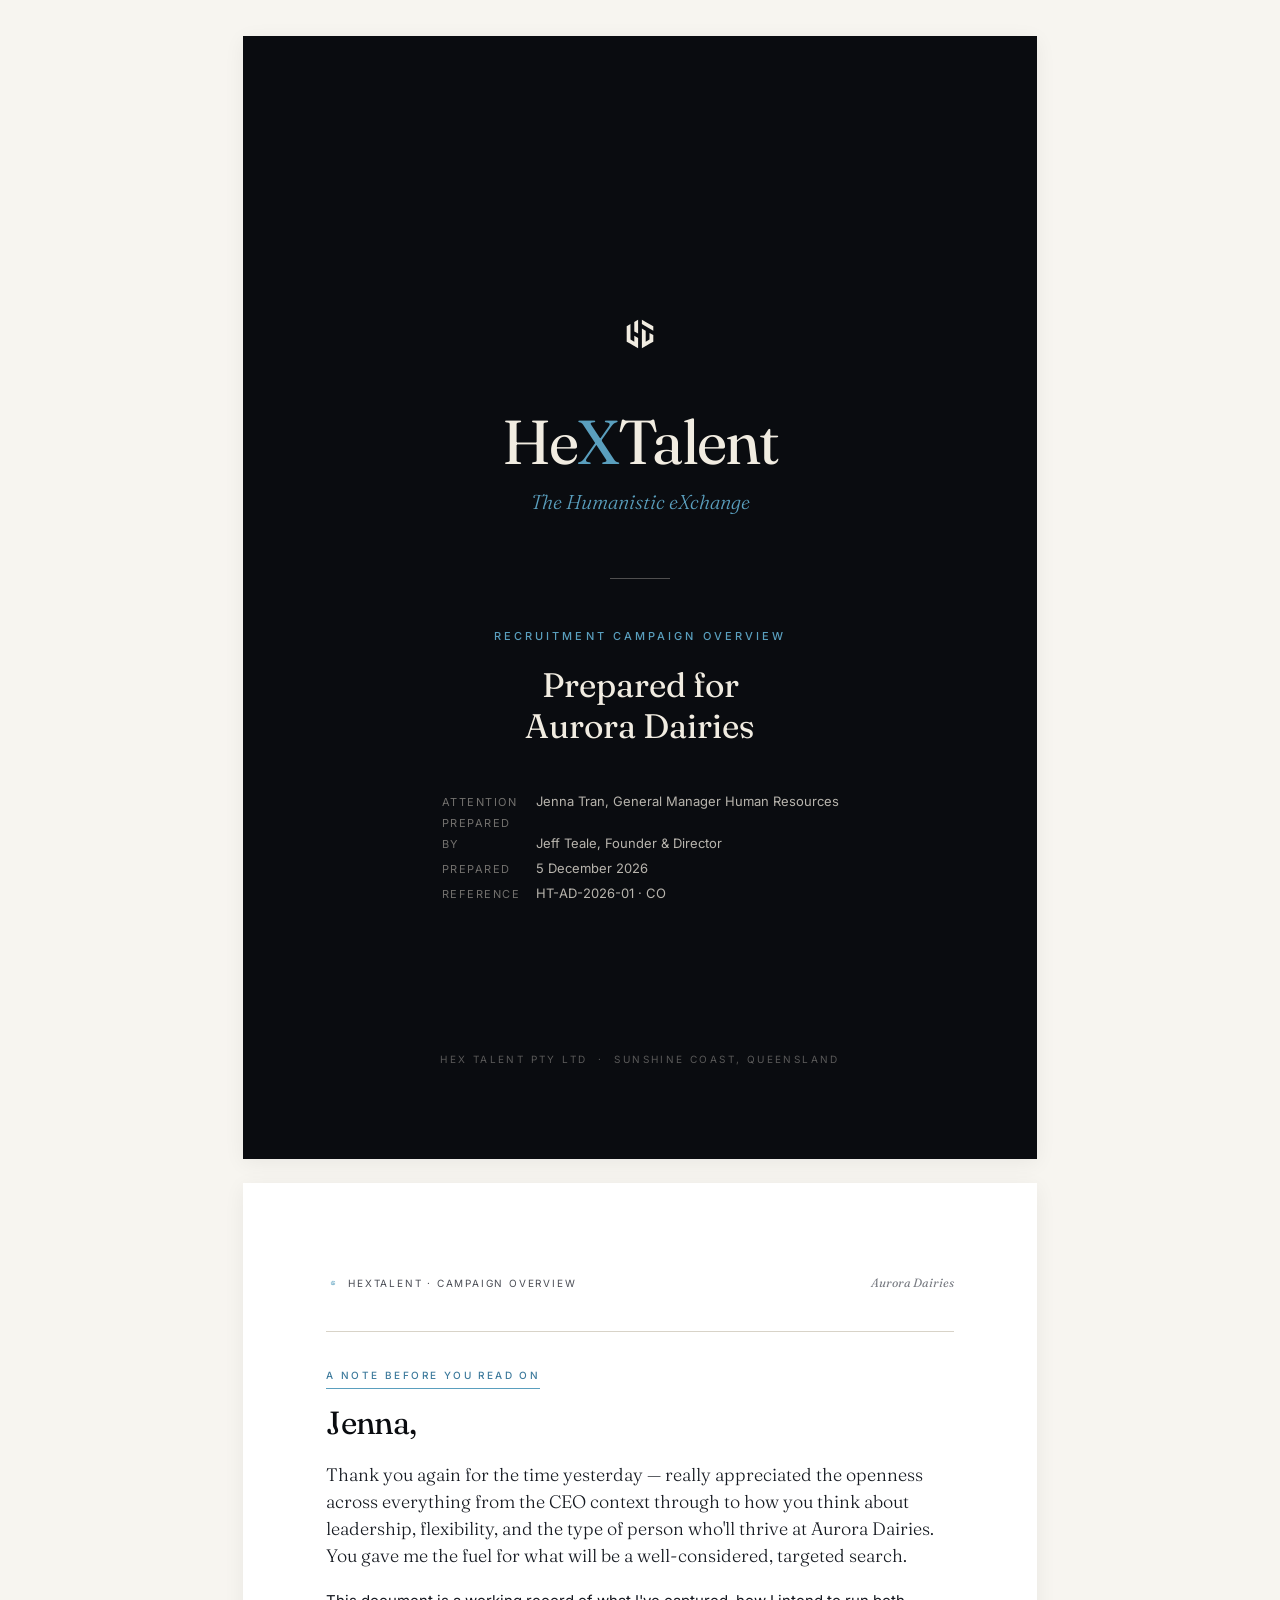
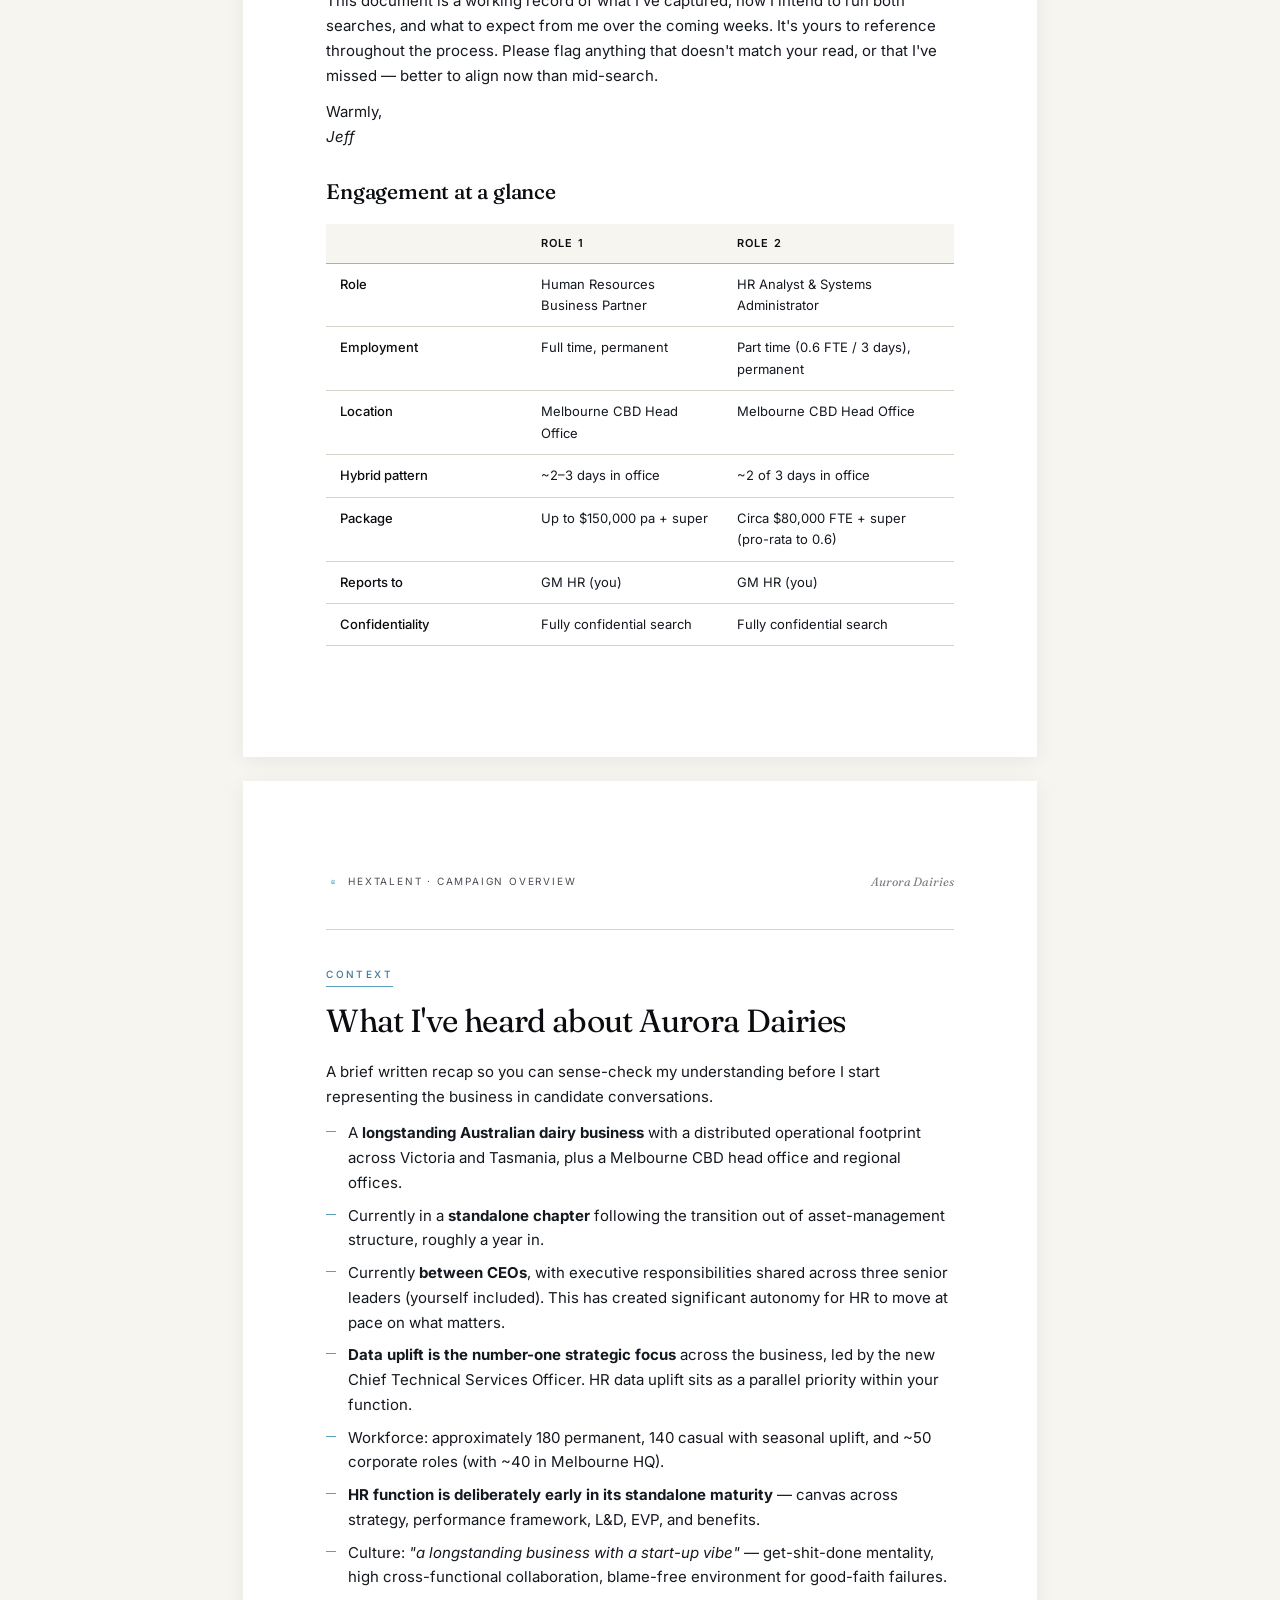
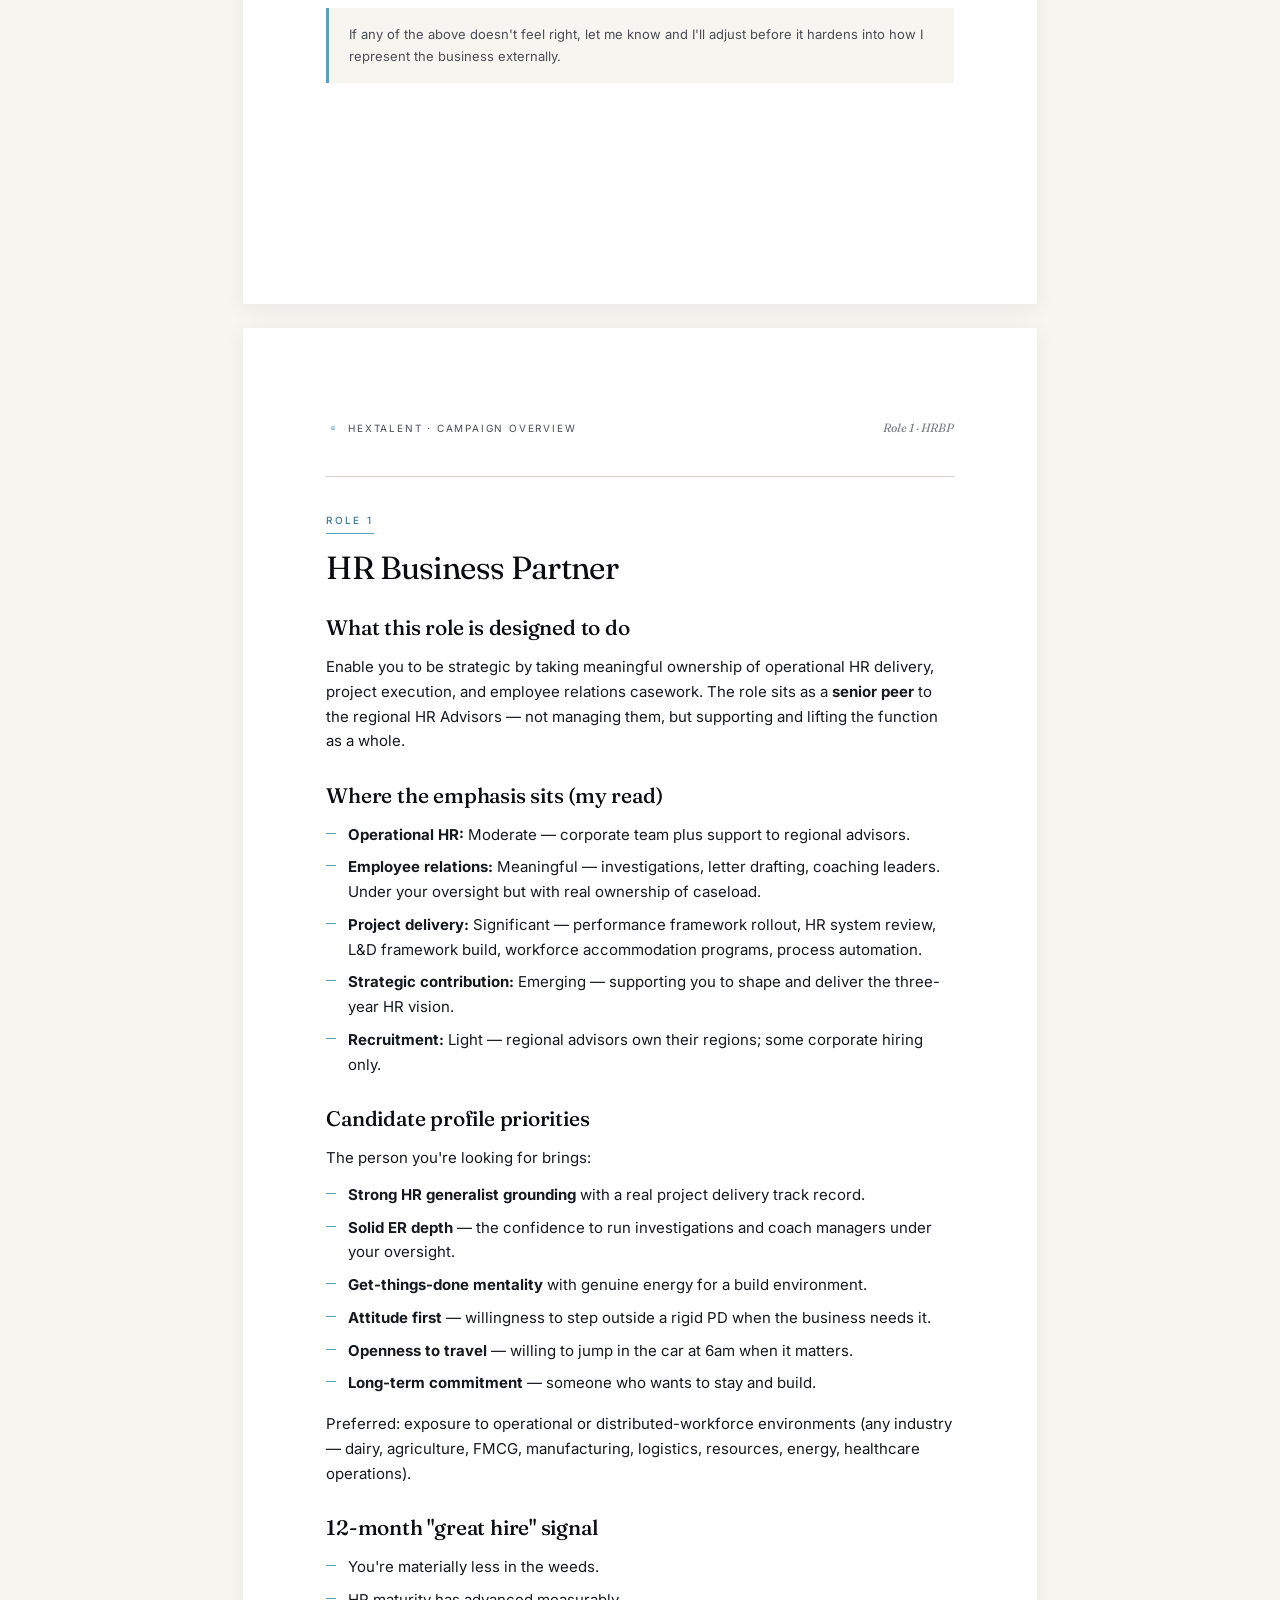
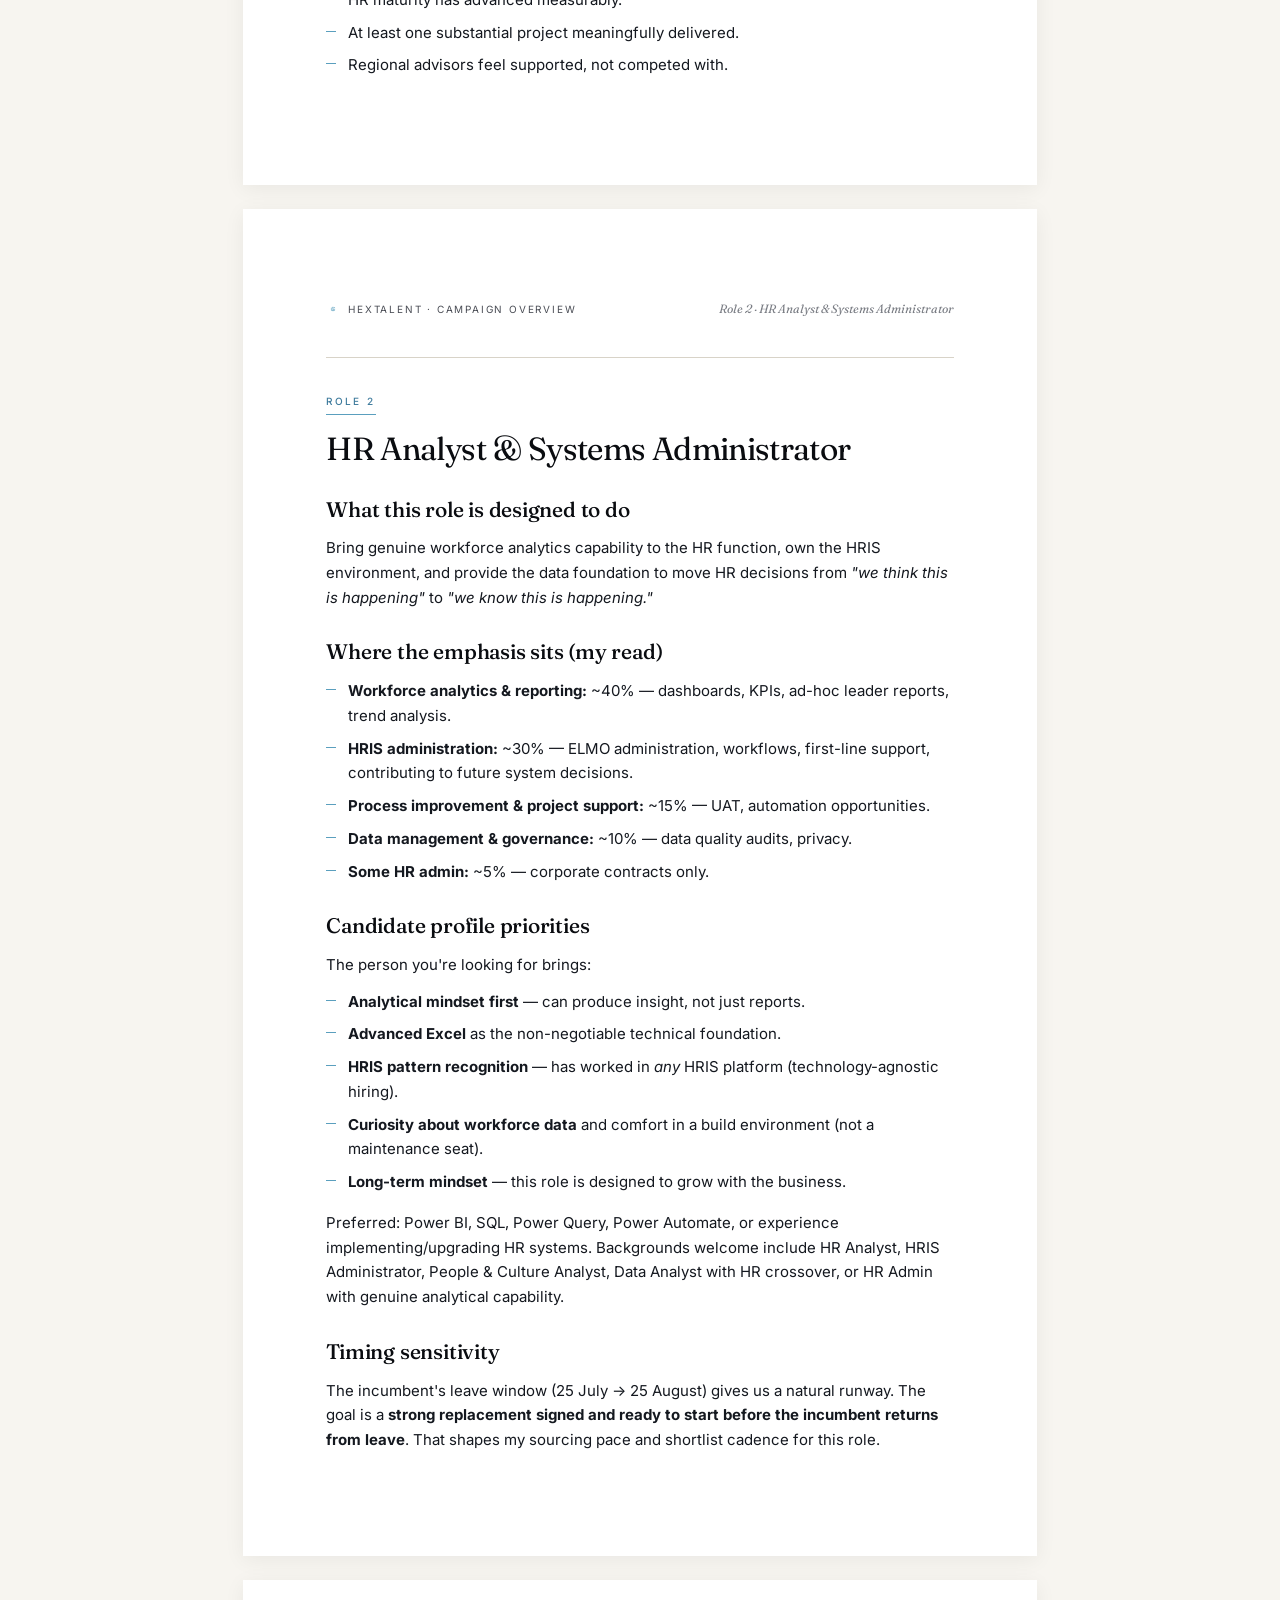
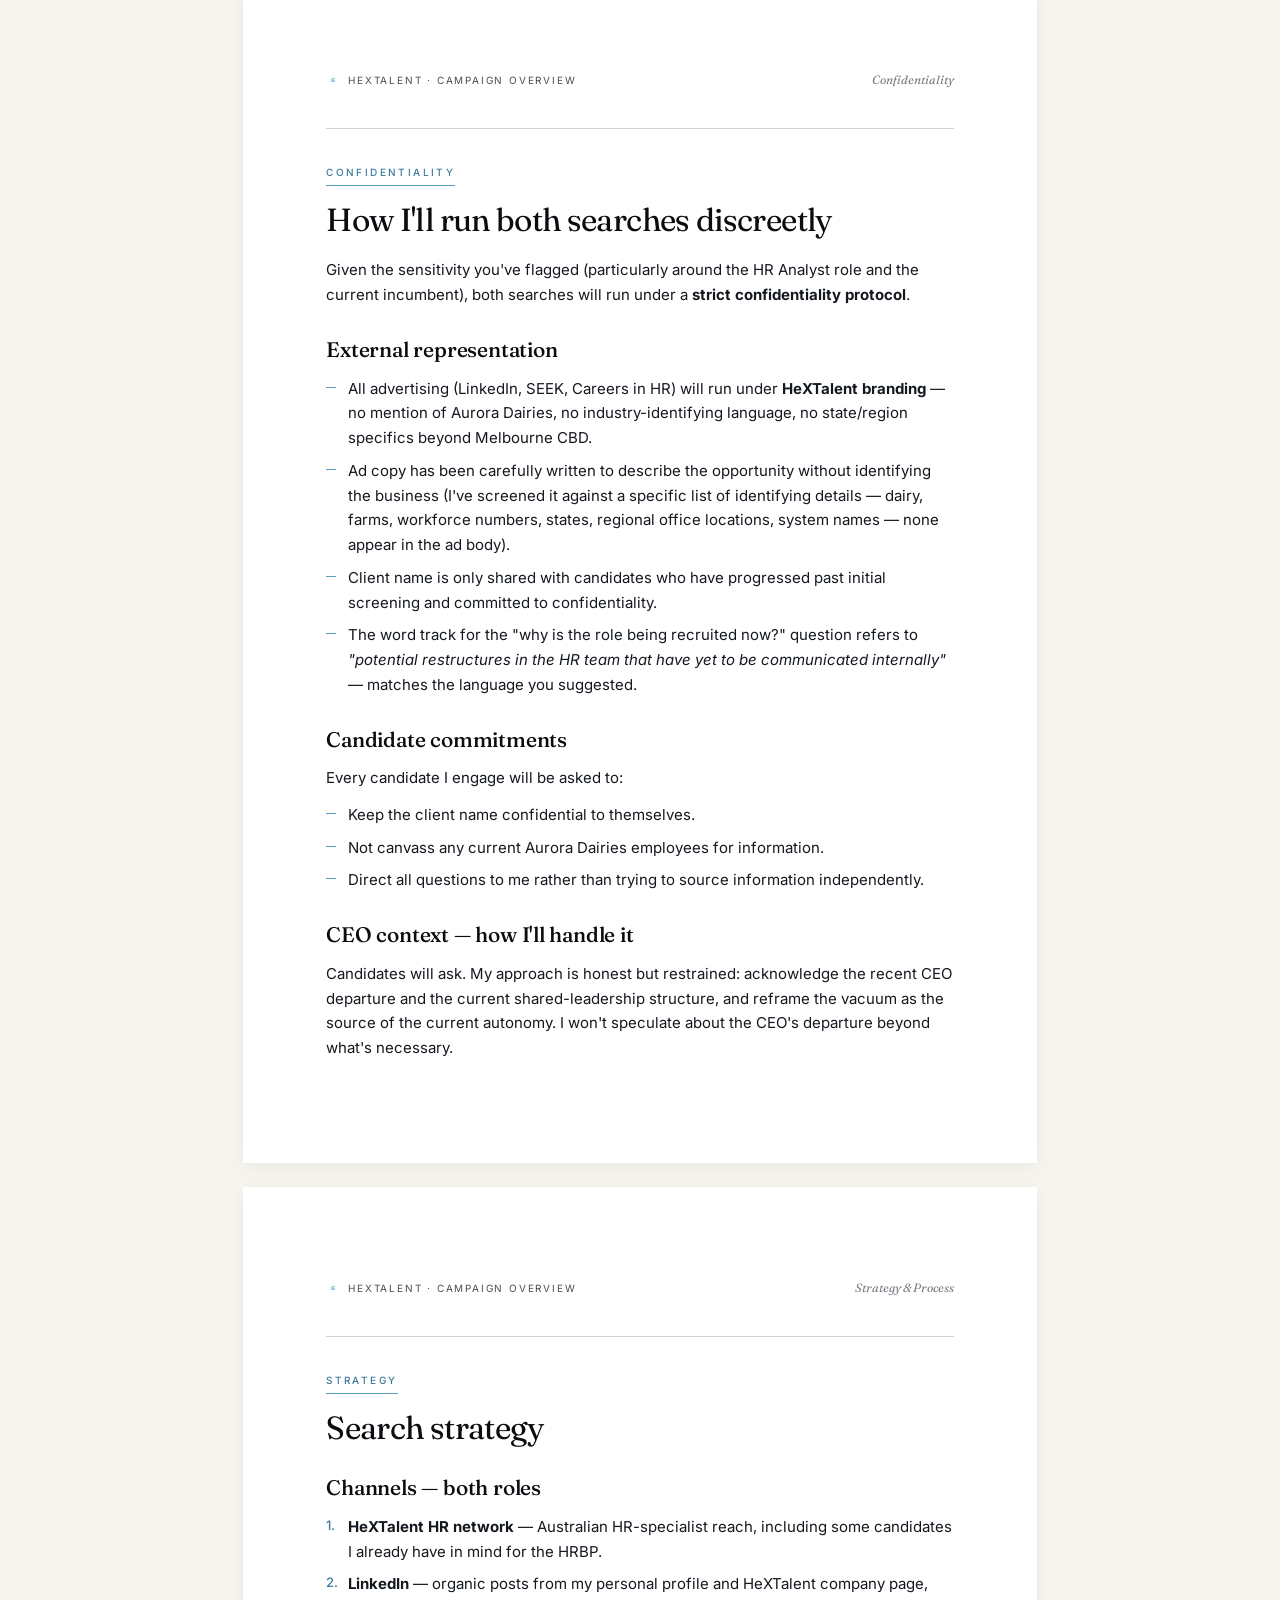
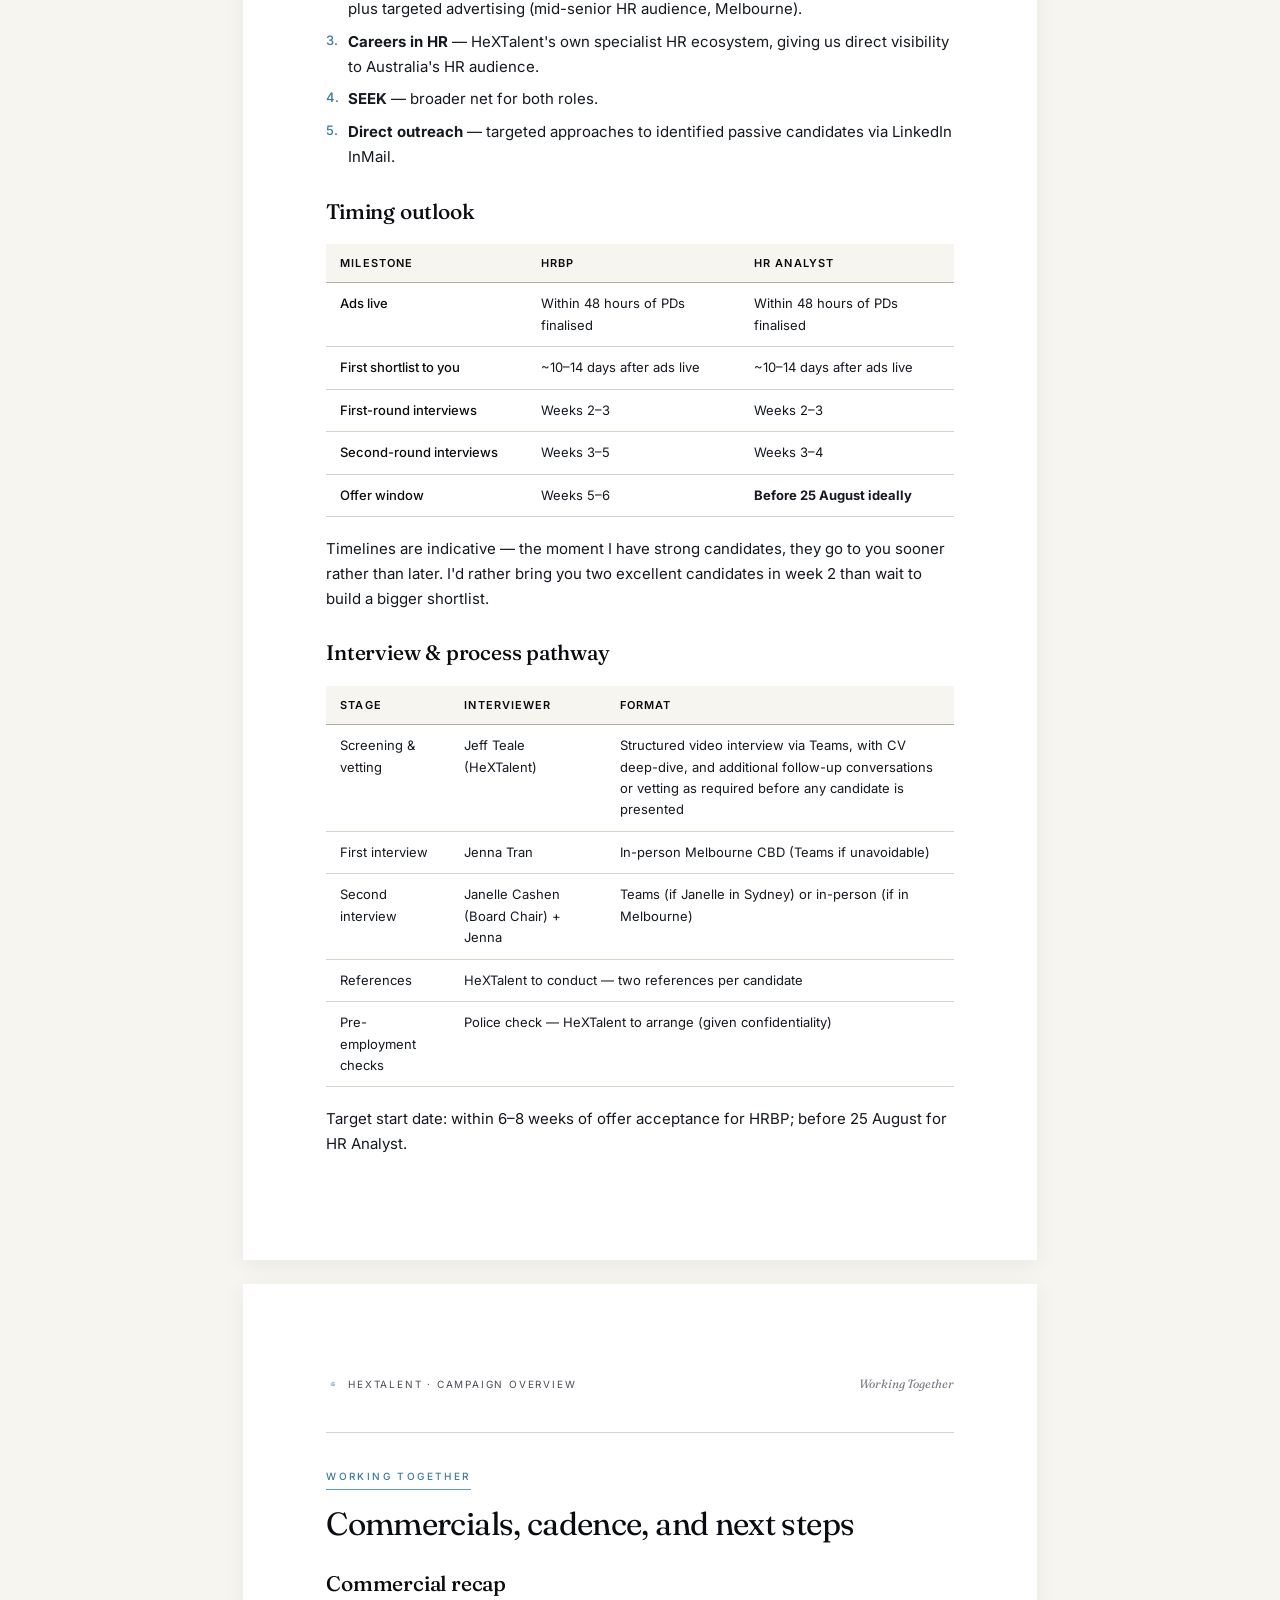
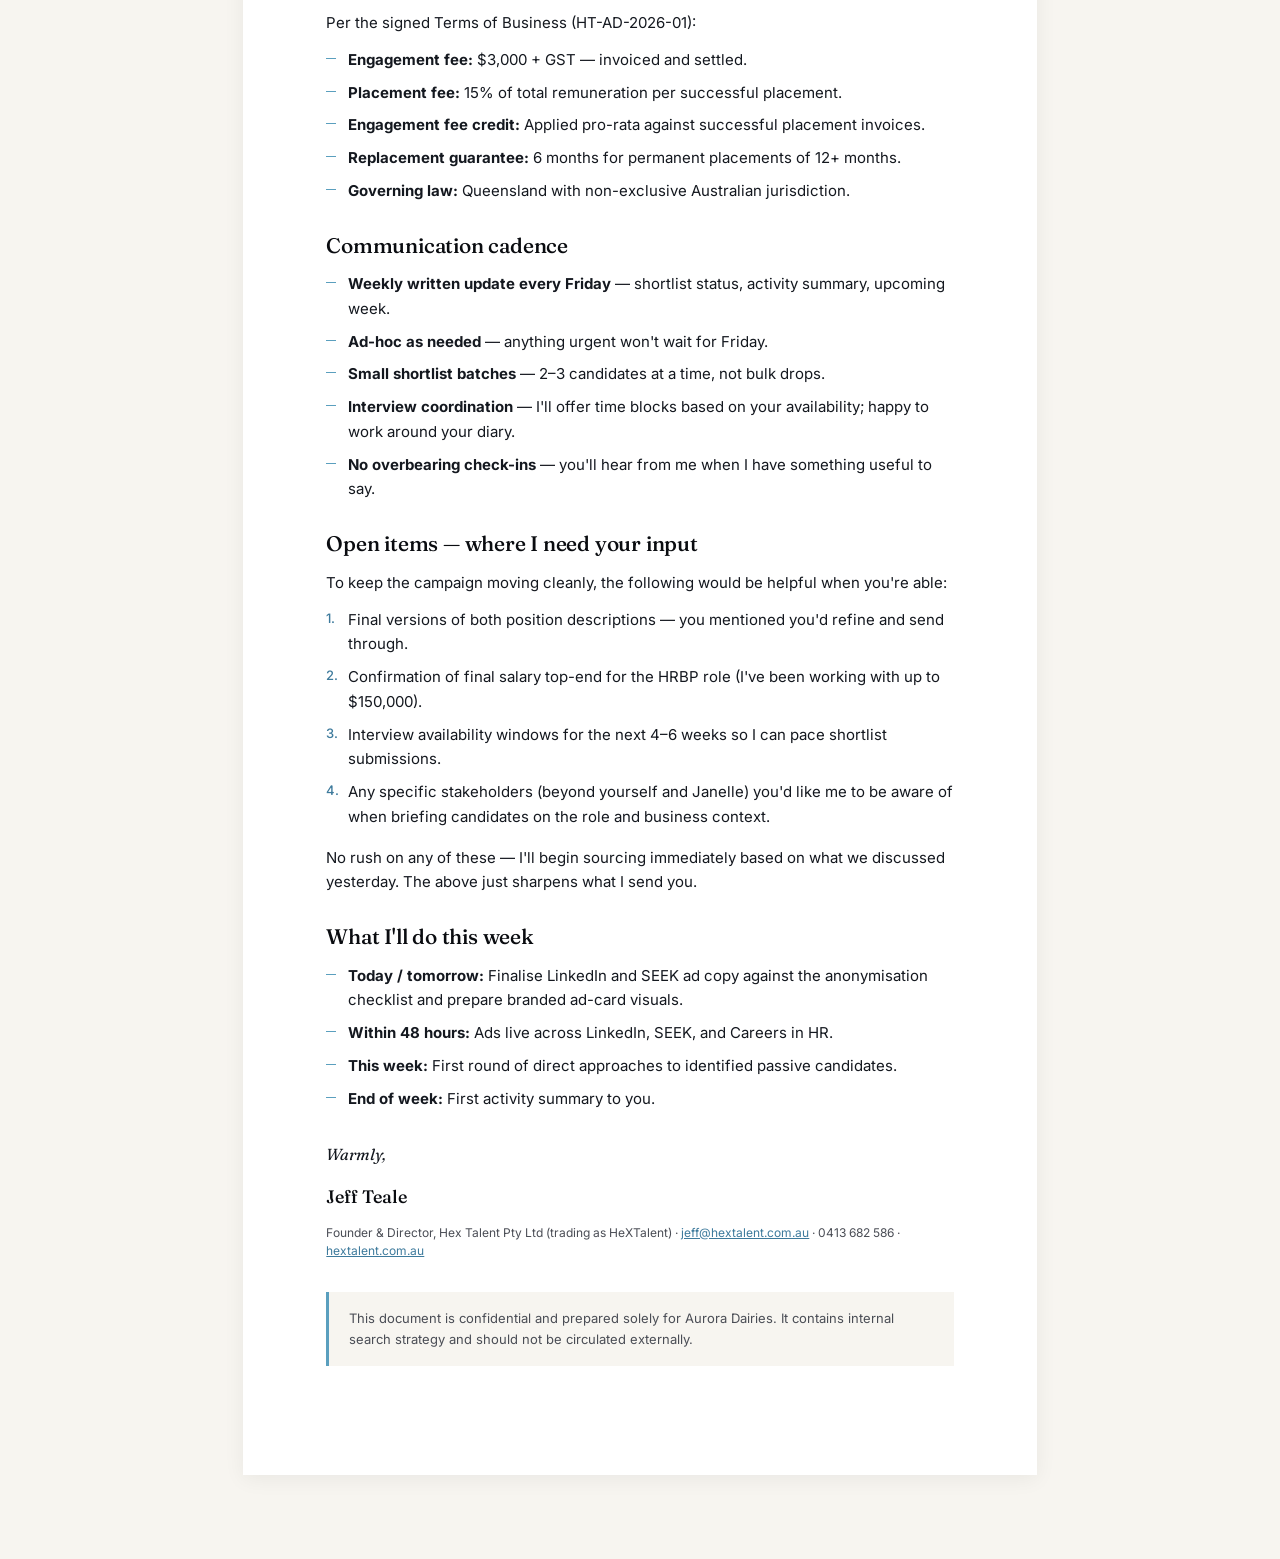
<file: clients/aurora-dairies/campaign-overview/campaign-overview.html>
<!DOCTYPE html>
<html lang="en">
<head>
  <meta charset="UTF-8" />
  <meta name="viewport" content="width=device-width, initial-scale=1.0" />
  <title>Campaign Overview — Aurora Dairies · HeXTalent</title>
  <meta name="description" content="Recruitment campaign overview for Aurora Dairies — HR Business Partner and HR Analyst & Systems Administrator appointments." />
  <meta name="robots" content="noindex, nofollow" />
  <link rel="icon" type="image/svg+xml" href="/assets/favicon.svg" />
  <link rel="preconnect" href="https://fonts.googleapis.com" />
  <link rel="preconnect" href="https://fonts.gstatic.com" crossorigin />
  <link href="https://fonts.googleapis.com/css2?family=Fraunces:opsz,wght@9..144,300;9..144,400;9..144,500;9..144,600&family=Inter:wght@300;400;500;600&display=swap" rel="stylesheet" />
  <style>
    /* =================================================================
       Palette + type
       ================================================================= */
    :root {
      --ink: #0a0c10;
      --paper: #ffffff;
      --paper-soft: #f7f5f0;
      --border: #d8d3c8;
      --border-strong: #b5ad9d;
      --text: #14181f;
      --text-soft: #4a4d55;
      --text-mute: #7a7d84;
      --accent: #5a9fbe;
      --accent-deep: #3d7a9c;
      --cream: #f1ece1;
    }

    * { box-sizing: border-box; margin: 0; padding: 0; }

    html { -webkit-font-smoothing: antialiased; -moz-osx-font-smoothing: grayscale; }
    body {
      font-family: 'Inter', system-ui, sans-serif;
      color: var(--text);
      background: var(--paper-soft);
      font-size: 15px;
      line-height: 1.65;
    }

    h1, h2, h3, .display, .wordmark { font-family: 'Fraunces', 'Times New Roman', serif; letter-spacing: -0.01em; }

    /* Page container */
    .page {
      background: var(--paper);
      max-width: 210mm;
      margin: 24px auto;
      padding: 24mm 22mm;
      box-shadow: 0 4px 20px rgba(0,0,0,0.06);
      min-height: 297mm;
      position: relative;
    }

    /* Cover page */
    .page--cover {
      background: var(--ink);
      color: var(--cream);
      padding: 0;
      display: flex;
      align-items: center;
      justify-content: center;
    }
    .cover-inner {
      text-align: center;
      padding: 40mm 20mm;
      max-width: 160mm;
    }
    .cover-mark {
      width: 90px; height: 90px;
      margin: 0 auto 32px;
      display: flex; align-items: center; justify-content: center;
      color: var(--cream);
    }
    .cover-mark svg { width: 100%; height: 100%; }
    .cover-wordmark {
      font-family: 'Fraunces', serif;
      font-weight: 400;
      font-size: 62px;
      line-height: 1;
      letter-spacing: -0.03em;
      margin-bottom: 12px;
    }
    .cover-wordmark .x { color: var(--accent); }
    .cover-tagline {
      font-family: 'Fraunces', serif;
      font-style: italic;
      font-weight: 300;
      font-size: 20px;
      color: var(--accent);
      margin-bottom: 60px;
    }
    .cover-rule {
      width: 60px; height: 1px;
      background: rgba(241,236,225,0.3);
      margin: 0 auto 48px;
    }
    .cover-doctype {
      font-size: 11px;
      font-weight: 500;
      letter-spacing: 0.28em;
      text-transform: uppercase;
      color: var(--accent);
      margin-bottom: 20px;
    }
    .cover-title {
      font-family: 'Fraunces', serif;
      font-weight: 400;
      font-size: 34px;
      line-height: 1.2;
      color: var(--cream);
      margin-bottom: 42px;
    }
    .cover-meta {
      display: inline-block;
      text-align: left;
      font-size: 13px;
      color: rgba(241,236,225,0.75);
      line-height: 1.9;
    }
    .cover-meta .lbl {
      display: inline-block;
      width: 90px;
      color: rgba(241,236,225,0.45);
      font-size: 11px;
      letter-spacing: 0.14em;
      text-transform: uppercase;
    }
    .cover-footer {
      position: absolute;
      bottom: 24mm;
      left: 0; right: 0;
      text-align: center;
      font-size: 10px;
      letter-spacing: 0.24em;
      text-transform: uppercase;
      color: rgba(241,236,225,0.35);
    }

    /* Page header */
    .page__header {
      display: flex;
      justify-content: space-between;
      align-items: center;
      padding-bottom: 10mm;
      margin-bottom: 8mm;
      border-bottom: 1px solid var(--border);
      font-size: 10px;
      letter-spacing: 0.18em;
      text-transform: uppercase;
      color: var(--text-mute);
    }
    .page__header .brand {
      display: flex; align-items: center; gap: 8px;
      color: var(--text-soft);
    }
    .page__header .brand svg { width: 14px; height: 14px; }
    .page__header .ref {
      font-family: 'Fraunces', serif;
      font-style: italic;
      text-transform: none;
      letter-spacing: 0;
      font-size: 12px;
      color: var(--text-mute);
    }

    /* Typography */
    .eyebrow {
      display: inline-block;
      font-size: 10px;
      font-weight: 500;
      letter-spacing: 0.24em;
      text-transform: uppercase;
      color: var(--accent-deep);
      padding-bottom: 4px;
      border-bottom: 1px solid var(--accent);
      margin-bottom: 16px;
    }

    h1.doc-h1 {
      font-family: 'Fraunces', serif;
      font-weight: 400;
      font-size: 32px;
      line-height: 1.15;
      color: var(--ink);
      margin-bottom: 20px;
      letter-spacing: -0.02em;
    }
    h2.doc-h2 {
      font-family: 'Fraunces', serif;
      font-weight: 500;
      font-size: 21px;
      color: var(--ink);
      margin: 24px 0 10px;
      letter-spacing: -0.01em;
    }
    h3.doc-h3 {
      font-family: 'Inter', sans-serif;
      font-weight: 600;
      font-size: 13px;
      color: var(--ink);
      margin: 18px 0 6px;
      letter-spacing: 0;
    }

    p { margin-bottom: 12px; color: var(--text); }
    p.lede {
      font-family: 'Fraunces', serif;
      font-weight: 300;
      font-size: 18px;
      line-height: 1.5;
      color: var(--text);
      margin-bottom: 20px;
    }

    ul.doc-list, ol.doc-list {
      margin: 0 0 16px 0;
      padding-left: 0;
      list-style: none;
    }
    ul.doc-list li, ol.doc-list li {
      position: relative;
      padding-left: 22px;
      margin-bottom: 8px;
    }
    ul.doc-list li::before {
      content: '';
      position: absolute;
      left: 0; top: 10px;
      width: 10px; height: 1px;
      background: var(--accent);
    }
    ol.doc-list { counter-reset: doclist; }
    ol.doc-list li { counter-increment: doclist; }
    ol.doc-list li::before {
      content: counter(doclist) '.';
      position: absolute;
      left: 0; top: 0;
      color: var(--accent-deep);
      font-weight: 500;
      font-size: 13px;
    }

    /* Tables */
    table.doc-table {
      width: 100%;
      border-collapse: collapse;
      margin: 16px 0 20px;
      font-size: 13px;
    }
    table.doc-table th, table.doc-table td {
      text-align: left;
      padding: 10px 14px;
      border-bottom: 1px solid var(--border);
      vertical-align: top;
    }
    table.doc-table th {
      background: var(--paper-soft);
      color: var(--ink);
      font-family: 'Inter', sans-serif;
      font-weight: 600;
      font-size: 11px;
      letter-spacing: 0.1em;
      text-transform: uppercase;
      border-bottom: 1px solid var(--border-strong);
    }
    table.doc-table td.key {
      font-weight: 500;
      color: var(--ink);
      width: 32%;
    }

    /* Callout */
    .callout {
      background: var(--paper-soft);
      border-left: 3px solid var(--accent);
      padding: 16px 20px;
      margin: 18px 0;
      font-size: 13px;
      color: var(--text-soft);
    }

    /* Screen padding */
    @media screen {
      body { background: var(--paper-soft); padding: 12px 0 60px; }
    }

    /* Print styles */
    @media print {
      @page {
        size: A4;
        margin: 20mm 22mm 22mm;
        @bottom-right {
          content: counter(page);
          font-family: 'Inter', sans-serif;
          font-size: 9pt;
          color: #7a7d84;
          letter-spacing: 0.14em;
        }
        @bottom-left {
          content: "HeXTalent · Aurora Dairies · Campaign Overview";
          font-family: 'Inter', sans-serif;
          font-size: 8pt;
          color: #7a7d84;
          letter-spacing: 0.14em;
          text-transform: uppercase;
        }
      }
      @page :first {
        @bottom-right { content: none; }
        @bottom-left { content: none; }
      }
      .page--cover {
        padding: 0 !important;
        min-height: 245mm;
        display: flex;
        align-items: center;
        justify-content: center;
      }

      body { background: white; font-size: 11.5pt; line-height: 1.55; }
      .page {
        box-shadow: none;
        margin: 0;
        max-width: none;
        width: 210mm;
        padding: 18mm 22mm 20mm;
        page-break-after: always;
        min-height: 260mm;
        position: relative;
      }
      .page:last-child { page-break-after: auto; }
      .page--cover {
        padding: 0;
        height: 297mm;
        min-height: 297mm;
        overflow: hidden;
      }

      h1.doc-h1 { font-size: 26pt; margin-bottom: 14pt; }
      h2.doc-h2 { font-size: 16pt; margin: 16pt 0 8pt; }
      h3.doc-h3 { font-size: 10.5pt; margin: 12pt 0 4pt; }
      p { margin-bottom: 8pt; }
      p.lede { font-size: 14pt; margin-bottom: 14pt; }
      ul.doc-list, ol.doc-list { margin-bottom: 10pt; }
      ul.doc-list li, ol.doc-list li { margin-bottom: 4pt; }
      table.doc-table { font-size: 10.5pt; margin: 10pt 0 14pt; }
      table.doc-table th, table.doc-table td { padding: 7pt 10pt; }

      table.doc-table, .callout, .closing-block { page-break-inside: avoid; }
      ul.doc-list li, ol.doc-list li { page-break-inside: avoid; }
      h2.doc-h2, h3.doc-h3 { page-break-after: avoid; }
    }
  </style>
</head>
<body>

<!-- ==================== COVER PAGE ==================== -->
<section class="page page--cover">
  <div class="cover-inner">
    <div class="cover-mark">
      <svg viewBox="0 0 8467 8467" fill="currentColor">
        <path d="M4055 2891l-86 49 -272 158 0 147 0 266 0 147 0 329 358 207 0 -330 0 -83 0 -330 0 -147 0 0 0 -413zm357 413l268 155 90 52 268 155 447 258 0 -413 -715 -413 0 0 -358 -207 0 413zm715 1239l0 206 -357 207 0 -1032 -90 -52 -268 -155 0 516 0 242 0 687 0 413 358 -206 89 -52 268 -155 358 -206 0 -619 -358 -207 0 413zm-1788 -826l0 -413 -357 207 0 1445 357 206 268 155 90 52 358 206 0 -79 0 -334 0 -142 0 -413 -358 -207 0 413 0 143 -358 -207 0 -1032z"/>
      </svg>
    </div>
    <div class="cover-wordmark">He<span class="x">X</span>Talent</div>
    <div class="cover-tagline">The Humanistic eXchange</div>

    <div class="cover-rule"></div>

    <div class="cover-doctype">Recruitment Campaign Overview</div>
    <div class="cover-title">Prepared for<br/>Aurora Dairies</div>

    <div class="cover-meta">
      <div><span class="lbl">Attention</span> Jenna Tran, General Manager Human Resources</div>
      <div><span class="lbl">Prepared by</span> Jeff Teale, Founder &amp; Director</div>
      <div><span class="lbl">Prepared</span> <span data-today>—</span></div>
      <div><span class="lbl">Reference</span> HT-AD-2026-01 · CO</div>
    </div>
  </div>
  <div class="cover-footer">Hex Talent Pty Ltd &nbsp;·&nbsp; Sunshine Coast, Queensland</div>
</section>

<!-- ==================== OPENING NOTE + ENGAGEMENT AT A GLANCE ==================== -->
<section class="page">
  <header class="page__header">
    <div class="brand">
      <svg viewBox="0 0 8467 8467" fill="currentColor" style="color: var(--accent);"><path d="M4055 2891l-86 49 -272 158 0 147 0 266 0 147 0 329 358 207 0 -330 0 -83 0 -330 0 -147 0 0 0 -413zm357 413l268 155 90 52 268 155 447 258 0 -413 -715 -413 0 0 -358 -207 0 413zm715 1239l0 206 -357 207 0 -1032 -90 -52 -268 -155 0 516 0 242 0 687 0 413 358 -206 89 -52 268 -155 358 -206 0 -619 -358 -207 0 413zm-1788 -826l0 -413 -357 207 0 1445 357 206 268 155 90 52 358 206 0 -79 0 -334 0 -142 0 -413 -358 -207 0 413 0 143 -358 -207 0 -1032z"/></svg>
      HeXTalent · Campaign Overview
    </div>
    <div class="ref">Aurora Dairies</div>
  </header>

  <div class="eyebrow">A note before you read on</div>
  <h1 class="doc-h1">Jenna,</h1>

  <p class="lede">Thank you again for the time yesterday — really appreciated the openness across everything from the CEO context through to how you think about leadership, flexibility, and the type of person who'll thrive at Aurora Dairies. You gave me the fuel for what will be a well-considered, targeted search.</p>

  <p>This document is a working record of what I've captured, how I intend to run both searches, and what to expect from me over the coming weeks. It's yours to reference throughout the process. Please flag anything that doesn't match your read, or that I've missed — better to align now than mid-search.</p>

  <p>Warmly,<br/><em>Jeff</em></p>

  <h2 class="doc-h2">Engagement at a glance</h2>

  <table class="doc-table">
    <thead>
      <tr>
        <th></th>
        <th>Role 1</th>
        <th>Role 2</th>
      </tr>
    </thead>
    <tbody>
      <tr>
        <td class="key">Role</td>
        <td>Human Resources Business Partner</td>
        <td>HR Analyst &amp; Systems Administrator</td>
      </tr>
      <tr>
        <td class="key">Employment</td>
        <td>Full time, permanent</td>
        <td>Part time (0.6 FTE / 3 days), permanent</td>
      </tr>
      <tr>
        <td class="key">Location</td>
        <td>Melbourne CBD Head Office</td>
        <td>Melbourne CBD Head Office</td>
      </tr>
      <tr>
        <td class="key">Hybrid pattern</td>
        <td>~2–3 days in office</td>
        <td>~2 of 3 days in office</td>
      </tr>
      <tr>
        <td class="key">Package</td>
        <td>Up to $150,000 pa + super</td>
        <td>Circa $80,000 FTE + super (pro-rata to 0.6)</td>
      </tr>
      <tr>
        <td class="key">Reports to</td>
        <td>GM HR (you)</td>
        <td>GM HR (you)</td>
      </tr>
      <tr>
        <td class="key">Confidentiality</td>
        <td>Fully confidential search</td>
        <td>Fully confidential search</td>
      </tr>
    </tbody>
  </table>
</section>

<!-- ==================== WHAT I'VE HEARD ==================== -->
<section class="page">
  <header class="page__header">
    <div class="brand">
      <svg viewBox="0 0 8467 8467" fill="currentColor" style="color: var(--accent);"><path d="M4055 2891l-86 49 -272 158 0 147 0 266 0 147 0 329 358 207 0 -330 0 -83 0 -330 0 -147 0 0 0 -413zm357 413l268 155 90 52 268 155 447 258 0 -413 -715 -413 0 0 -358 -207 0 413zm715 1239l0 206 -357 207 0 -1032 -90 -52 -268 -155 0 516 0 242 0 687 0 413 358 -206 89 -52 268 -155 358 -206 0 -619 -358 -207 0 413zm-1788 -826l0 -413 -357 207 0 1445 357 206 268 155 90 52 358 206 0 -79 0 -334 0 -142 0 -413 -358 -207 0 413 0 143 -358 -207 0 -1032z"/></svg>
      HeXTalent · Campaign Overview
    </div>
    <div class="ref">Aurora Dairies</div>
  </header>

  <div class="eyebrow">Context</div>
  <h1 class="doc-h1">What I've heard about Aurora Dairies</h1>

  <p>A brief written recap so you can sense-check my understanding before I start representing the business in candidate conversations.</p>

  <ul class="doc-list">
    <li>A <strong>longstanding Australian dairy business</strong> with a distributed operational footprint across Victoria and Tasmania, plus a Melbourne CBD head office and regional offices.</li>
    <li>Currently in a <strong>standalone chapter</strong> following the transition out of asset-management structure, roughly a year in.</li>
    <li>Currently <strong>between CEOs</strong>, with executive responsibilities shared across three senior leaders (yourself included). This has created significant autonomy for HR to move at pace on what matters.</li>
    <li><strong>Data uplift is the number-one strategic focus</strong> across the business, led by the new Chief Technical Services Officer. HR data uplift sits as a parallel priority within your function.</li>
    <li>Workforce: approximately 180 permanent, 140 casual with seasonal uplift, and ~50 corporate roles (with ~40 in Melbourne HQ).</li>
    <li><strong>HR function is deliberately early in its standalone maturity</strong> — canvas across strategy, performance framework, L&amp;D, EVP, and benefits.</li>
    <li>Culture: <em>"a longstanding business with a start-up vibe"</em> — get-shit-done mentality, high cross-functional collaboration, blame-free environment for good-faith failures.</li>
  </ul>

  <div class="callout">
    If any of the above doesn't feel right, let me know and I'll adjust before it hardens into how I represent the business externally.
  </div>
</section>

<!-- ==================== ROLE 1 - HRBP ==================== -->
<section class="page">
  <header class="page__header">
    <div class="brand">
      <svg viewBox="0 0 8467 8467" fill="currentColor" style="color: var(--accent);"><path d="M4055 2891l-86 49 -272 158 0 147 0 266 0 147 0 329 358 207 0 -330 0 -83 0 -330 0 -147 0 0 0 -413zm357 413l268 155 90 52 268 155 447 258 0 -413 -715 -413 0 0 -358 -207 0 413zm715 1239l0 206 -357 207 0 -1032 -90 -52 -268 -155 0 516 0 242 0 687 0 413 358 -206 89 -52 268 -155 358 -206 0 -619 -358 -207 0 413zm-1788 -826l0 -413 -357 207 0 1445 357 206 268 155 90 52 358 206 0 -79 0 -334 0 -142 0 -413 -358 -207 0 413 0 143 -358 -207 0 -1032z"/></svg>
      HeXTalent · Campaign Overview
    </div>
    <div class="ref">Role 1 · HRBP</div>
  </header>

  <div class="eyebrow">Role 1</div>
  <h1 class="doc-h1">HR Business Partner</h1>

  <h2 class="doc-h2">What this role is designed to do</h2>
  <p>Enable you to be strategic by taking meaningful ownership of operational HR delivery, project execution, and employee relations casework. The role sits as a <strong>senior peer</strong> to the regional HR Advisors — not managing them, but supporting and lifting the function as a whole.</p>

  <h2 class="doc-h2">Where the emphasis sits (my read)</h2>
  <ul class="doc-list">
    <li><strong>Operational HR:</strong> Moderate — corporate team plus support to regional advisors.</li>
    <li><strong>Employee relations:</strong> Meaningful — investigations, letter drafting, coaching leaders. Under your oversight but with real ownership of caseload.</li>
    <li><strong>Project delivery:</strong> Significant — performance framework rollout, HR system review, L&amp;D framework build, workforce accommodation programs, process automation.</li>
    <li><strong>Strategic contribution:</strong> Emerging — supporting you to shape and deliver the three-year HR vision.</li>
    <li><strong>Recruitment:</strong> Light — regional advisors own their regions; some corporate hiring only.</li>
  </ul>

  <h2 class="doc-h2">Candidate profile priorities</h2>
  <p>The person you're looking for brings:</p>
  <ul class="doc-list">
    <li><strong>Strong HR generalist grounding</strong> with a real project delivery track record.</li>
    <li><strong>Solid ER depth</strong> — the confidence to run investigations and coach managers under your oversight.</li>
    <li><strong>Get-things-done mentality</strong> with genuine energy for a build environment.</li>
    <li><strong>Attitude first</strong> — willingness to step outside a rigid PD when the business needs it.</li>
    <li><strong>Openness to travel</strong> — willing to jump in the car at 6am when it matters.</li>
    <li><strong>Long-term commitment</strong> — someone who wants to stay and build.</li>
  </ul>
  <p>Preferred: exposure to operational or distributed-workforce environments (any industry — dairy, agriculture, FMCG, manufacturing, logistics, resources, energy, healthcare operations).</p>

  <h2 class="doc-h2">12-month "great hire" signal</h2>
  <ul class="doc-list">
    <li>You're materially less in the weeds.</li>
    <li>HR maturity has advanced measurably.</li>
    <li>At least one substantial project meaningfully delivered.</li>
    <li>Regional advisors feel supported, not competed with.</li>
  </ul>
</section>

<!-- ==================== ROLE 2 - HR ANALYST ==================== -->
<section class="page">
  <header class="page__header">
    <div class="brand">
      <svg viewBox="0 0 8467 8467" fill="currentColor" style="color: var(--accent);"><path d="M4055 2891l-86 49 -272 158 0 147 0 266 0 147 0 329 358 207 0 -330 0 -83 0 -330 0 -147 0 0 0 -413zm357 413l268 155 90 52 268 155 447 258 0 -413 -715 -413 0 0 -358 -207 0 413zm715 1239l0 206 -357 207 0 -1032 -90 -52 -268 -155 0 516 0 242 0 687 0 413 358 -206 89 -52 268 -155 358 -206 0 -619 -358 -207 0 413zm-1788 -826l0 -413 -357 207 0 1445 357 206 268 155 90 52 358 206 0 -79 0 -334 0 -142 0 -413 -358 -207 0 413 0 143 -358 -207 0 -1032z"/></svg>
      HeXTalent · Campaign Overview
    </div>
    <div class="ref">Role 2 · HR Analyst &amp; Systems Administrator</div>
  </header>

  <div class="eyebrow">Role 2</div>
  <h1 class="doc-h1">HR Analyst &amp; Systems Administrator</h1>

  <h2 class="doc-h2">What this role is designed to do</h2>
  <p>Bring genuine workforce analytics capability to the HR function, own the HRIS environment, and provide the data foundation to move HR decisions from <em>"we think this is happening"</em> to <em>"we know this is happening."</em></p>

  <h2 class="doc-h2">Where the emphasis sits (my read)</h2>
  <ul class="doc-list">
    <li><strong>Workforce analytics &amp; reporting:</strong> ~40% — dashboards, KPIs, ad-hoc leader reports, trend analysis.</li>
    <li><strong>HRIS administration:</strong> ~30% — ELMO administration, workflows, first-line support, contributing to future system decisions.</li>
    <li><strong>Process improvement &amp; project support:</strong> ~15% — UAT, automation opportunities.</li>
    <li><strong>Data management &amp; governance:</strong> ~10% — data quality audits, privacy.</li>
    <li><strong>Some HR admin:</strong> ~5% — corporate contracts only.</li>
  </ul>

  <h2 class="doc-h2">Candidate profile priorities</h2>
  <p>The person you're looking for brings:</p>
  <ul class="doc-list">
    <li><strong>Analytical mindset first</strong> — can produce insight, not just reports.</li>
    <li><strong>Advanced Excel</strong> as the non-negotiable technical foundation.</li>
    <li><strong>HRIS pattern recognition</strong> — has worked in <em>any</em> HRIS platform (technology-agnostic hiring).</li>
    <li><strong>Curiosity about workforce data</strong> and comfort in a build environment (not a maintenance seat).</li>
    <li><strong>Long-term mindset</strong> — this role is designed to grow with the business.</li>
  </ul>
  <p>Preferred: Power BI, SQL, Power Query, Power Automate, or experience implementing/upgrading HR systems. Backgrounds welcome include HR Analyst, HRIS Administrator, People &amp; Culture Analyst, Data Analyst with HR crossover, or HR Admin with genuine analytical capability.</p>

  <h2 class="doc-h2">Timing sensitivity</h2>
  <p>The incumbent's leave window (25 July → 25 August) gives us a natural runway. The goal is a <strong>strong replacement signed and ready to start before the incumbent returns from leave</strong>. That shapes my sourcing pace and shortlist cadence for this role.</p>
</section>

<!-- ==================== CONFIDENTIALITY ==================== -->
<section class="page">
  <header class="page__header">
    <div class="brand">
      <svg viewBox="0 0 8467 8467" fill="currentColor" style="color: var(--accent);"><path d="M4055 2891l-86 49 -272 158 0 147 0 266 0 147 0 329 358 207 0 -330 0 -83 0 -330 0 -147 0 0 0 -413zm357 413l268 155 90 52 268 155 447 258 0 -413 -715 -413 0 0 -358 -207 0 413zm715 1239l0 206 -357 207 0 -1032 -90 -52 -268 -155 0 516 0 242 0 687 0 413 358 -206 89 -52 268 -155 358 -206 0 -619 -358 -207 0 413zm-1788 -826l0 -413 -357 207 0 1445 357 206 268 155 90 52 358 206 0 -79 0 -334 0 -142 0 -413 -358 -207 0 413 0 143 -358 -207 0 -1032z"/></svg>
      HeXTalent · Campaign Overview
    </div>
    <div class="ref">Confidentiality</div>
  </header>

  <div class="eyebrow">Confidentiality</div>
  <h1 class="doc-h1">How I'll run both searches discreetly</h1>

  <p>Given the sensitivity you've flagged (particularly around the HR Analyst role and the current incumbent), both searches will run under a <strong>strict confidentiality protocol</strong>.</p>

  <h2 class="doc-h2">External representation</h2>
  <ul class="doc-list">
    <li>All advertising (LinkedIn, SEEK, Careers in HR) will run under <strong>HeXTalent branding</strong> — no mention of Aurora Dairies, no industry-identifying language, no state/region specifics beyond Melbourne CBD.</li>
    <li>Ad copy has been carefully written to describe the opportunity without identifying the business (I've screened it against a specific list of identifying details — dairy, farms, workforce numbers, states, regional office locations, system names — none appear in the ad body).</li>
    <li>Client name is only shared with candidates who have progressed past initial screening and committed to confidentiality.</li>
    <li>The word track for the "why is the role being recruited now?" question refers to <em>"potential restructures in the HR team that have yet to be communicated internally"</em> — matches the language you suggested.</li>
  </ul>

  <h2 class="doc-h2">Candidate commitments</h2>
  <p>Every candidate I engage will be asked to:</p>
  <ul class="doc-list">
    <li>Keep the client name confidential to themselves.</li>
    <li>Not canvass any current Aurora Dairies employees for information.</li>
    <li>Direct all questions to me rather than trying to source information independently.</li>
  </ul>

  <h2 class="doc-h2">CEO context — how I'll handle it</h2>
  <p>Candidates will ask. My approach is honest but restrained: acknowledge the recent CEO departure and the current shared-leadership structure, and reframe the vacuum as the source of the current autonomy. I won't speculate about the CEO's departure beyond what's necessary.</p>
</section>

<!-- ==================== SEARCH STRATEGY + INTERVIEW PATHWAY ==================== -->
<section class="page">
  <header class="page__header">
    <div class="brand">
      <svg viewBox="0 0 8467 8467" fill="currentColor" style="color: var(--accent);"><path d="M4055 2891l-86 49 -272 158 0 147 0 266 0 147 0 329 358 207 0 -330 0 -83 0 -330 0 -147 0 0 0 -413zm357 413l268 155 90 52 268 155 447 258 0 -413 -715 -413 0 0 -358 -207 0 413zm715 1239l0 206 -357 207 0 -1032 -90 -52 -268 -155 0 516 0 242 0 687 0 413 358 -206 89 -52 268 -155 358 -206 0 -619 -358 -207 0 413zm-1788 -826l0 -413 -357 207 0 1445 357 206 268 155 90 52 358 206 0 -79 0 -334 0 -142 0 -413 -358 -207 0 413 0 143 -358 -207 0 -1032z"/></svg>
      HeXTalent · Campaign Overview
    </div>
    <div class="ref">Strategy &amp; Process</div>
  </header>

  <div class="eyebrow">Strategy</div>
  <h1 class="doc-h1">Search strategy</h1>

  <h2 class="doc-h2">Channels — both roles</h2>
  <ol class="doc-list">
    <li><strong>HeXTalent HR network</strong> — Australian HR-specialist reach, including some candidates I already have in mind for the HRBP.</li>
    <li><strong>LinkedIn</strong> — organic posts from my personal profile and HeXTalent company page, plus targeted advertising (mid-senior HR audience, Melbourne).</li>
    <li><strong>Careers in HR</strong> — HeXTalent's own specialist HR ecosystem, giving us direct visibility to Australia's HR audience.</li>
    <li><strong>SEEK</strong> — broader net for both roles.</li>
    <li><strong>Direct outreach</strong> — targeted approaches to identified passive candidates via LinkedIn InMail.</li>
  </ol>

  <h2 class="doc-h2">Timing outlook</h2>

  <table class="doc-table">
    <thead>
      <tr>
        <th>Milestone</th>
        <th>HRBP</th>
        <th>HR Analyst</th>
      </tr>
    </thead>
    <tbody>
      <tr>
        <td class="key">Ads live</td>
        <td>Within 48 hours of PDs finalised</td>
        <td>Within 48 hours of PDs finalised</td>
      </tr>
      <tr>
        <td class="key">First shortlist to you</td>
        <td>~10–14 days after ads live</td>
        <td>~10–14 days after ads live</td>
      </tr>
      <tr>
        <td class="key">First-round interviews</td>
        <td>Weeks 2–3</td>
        <td>Weeks 2–3</td>
      </tr>
      <tr>
        <td class="key">Second-round interviews</td>
        <td>Weeks 3–5</td>
        <td>Weeks 3–4</td>
      </tr>
      <tr>
        <td class="key">Offer window</td>
        <td>Weeks 5–6</td>
        <td><strong>Before 25 August ideally</strong></td>
      </tr>
    </tbody>
  </table>

  <p>Timelines are indicative — the moment I have strong candidates, they go to you sooner rather than later. I'd rather bring you two excellent candidates in week 2 than wait to build a bigger shortlist.</p>

  <h2 class="doc-h2">Interview &amp; process pathway</h2>

  <table class="doc-table">
    <thead>
      <tr>
        <th>Stage</th>
        <th>Interviewer</th>
        <th>Format</th>
      </tr>
    </thead>
    <tbody>
      <tr>
        <td>Screening &amp; vetting</td>
        <td>Jeff Teale (HeXTalent)</td>
        <td>Structured video interview via Teams, with CV deep-dive, and additional follow-up conversations or vetting as required before any candidate is presented</td>
      </tr>
      <tr>
        <td>First interview</td>
        <td>Jenna Tran</td>
        <td>In-person Melbourne CBD (Teams if unavoidable)</td>
      </tr>
      <tr>
        <td>Second interview</td>
        <td>Janelle Cashen (Board Chair) + Jenna</td>
        <td>Teams (if Janelle in Sydney) or in-person (if in Melbourne)</td>
      </tr>
      <tr>
        <td>References</td>
        <td colspan="2">HeXTalent to conduct — two references per candidate</td>
      </tr>
      <tr>
        <td>Pre-employment checks</td>
        <td colspan="2">Police check — HeXTalent to arrange (given confidentiality)</td>
      </tr>
    </tbody>
  </table>

  <p>Target start date: within 6–8 weeks of offer acceptance for HRBP; before 25 August for HR Analyst.</p>
</section>

<!-- ==================== COMMERCIAL + COMMS + OPEN ITEMS ==================== -->
<section class="page">
  <header class="page__header">
    <div class="brand">
      <svg viewBox="0 0 8467 8467" fill="currentColor" style="color: var(--accent);"><path d="M4055 2891l-86 49 -272 158 0 147 0 266 0 147 0 329 358 207 0 -330 0 -83 0 -330 0 -147 0 0 0 -413zm357 413l268 155 90 52 268 155 447 258 0 -413 -715 -413 0 0 -358 -207 0 413zm715 1239l0 206 -357 207 0 -1032 -90 -52 -268 -155 0 516 0 242 0 687 0 413 358 -206 89 -52 268 -155 358 -206 0 -619 -358 -207 0 413zm-1788 -826l0 -413 -357 207 0 1445 357 206 268 155 90 52 358 206 0 -79 0 -334 0 -142 0 -413 -358 -207 0 413 0 143 -358 -207 0 -1032z"/></svg>
      HeXTalent · Campaign Overview
    </div>
    <div class="ref">Working Together</div>
  </header>

  <div class="eyebrow">Working together</div>
  <h1 class="doc-h1">Commercials, cadence, and next steps</h1>

  <h2 class="doc-h2">Commercial recap</h2>
  <p>Per the signed Terms of Business (HT-AD-2026-01):</p>
  <ul class="doc-list">
    <li><strong>Engagement fee:</strong> $3,000 + GST — invoiced and settled.</li>
    <li><strong>Placement fee:</strong> 15% of total remuneration per successful placement.</li>
    <li><strong>Engagement fee credit:</strong> Applied pro-rata against successful placement invoices.</li>
    <li><strong>Replacement guarantee:</strong> 6 months for permanent placements of 12+ months.</li>
    <li><strong>Governing law:</strong> Queensland with non-exclusive Australian jurisdiction.</li>
  </ul>

  <h2 class="doc-h2">Communication cadence</h2>
  <ul class="doc-list">
    <li><strong>Weekly written update every Friday</strong> — shortlist status, activity summary, upcoming week.</li>
    <li><strong>Ad-hoc as needed</strong> — anything urgent won't wait for Friday.</li>
    <li><strong>Small shortlist batches</strong> — 2–3 candidates at a time, not bulk drops.</li>
    <li><strong>Interview coordination</strong> — I'll offer time blocks based on your availability; happy to work around your diary.</li>
    <li><strong>No overbearing check-ins</strong> — you'll hear from me when I have something useful to say.</li>
  </ul>

  <h2 class="doc-h2">Open items — where I need your input</h2>
  <p>To keep the campaign moving cleanly, the following would be helpful when you're able:</p>
  <ol class="doc-list">
    <li>Final versions of both position descriptions — you mentioned you'd refine and send through.</li>
    <li>Confirmation of final salary top-end for the HRBP role (I've been working with up to $150,000).</li>
    <li>Interview availability windows for the next 4–6 weeks so I can pace shortlist submissions.</li>
    <li>Any specific stakeholders (beyond yourself and Janelle) you'd like me to be aware of when briefing candidates on the role and business context.</li>
  </ol>
  <p>No rush on any of these — I'll begin sourcing immediately based on what we discussed yesterday. The above just sharpens what I send you.</p>

  <h2 class="doc-h2">What I'll do this week</h2>
  <ul class="doc-list">
    <li><strong>Today / tomorrow:</strong> Finalise LinkedIn and SEEK ad copy against the anonymisation checklist and prepare branded ad-card visuals.</li>
    <li><strong>Within 48 hours:</strong> Ads live across LinkedIn, SEEK, and Careers in HR.</li>
    <li><strong>This week:</strong> First round of direct approaches to identified passive candidates.</li>
    <li><strong>End of week:</strong> First activity summary to you.</li>
  </ul>

  <div class="closing-block">
    <p style="margin-top: 30px; font-family: 'Fraunces', serif; font-size: 16px; font-style: italic;">Warmly,</p>
    <p style="margin-top: 14px; font-family: 'Fraunces', serif; font-size: 18px; font-weight: 500; color: var(--ink);">Jeff Teale</p>
    <p style="font-size: 12px; color: var(--text-soft); margin-top: 2px; line-height: 1.5;">
      Founder &amp; Director, Hex Talent Pty Ltd (trading as HeXTalent) · <a href="mailto:jeff@hextalent.com.au" style="color: var(--accent-deep);">jeff@hextalent.com.au</a> · 0413 682 586 · <a href="https://hextalent.com.au" style="color: var(--accent-deep);">hextalent.com.au</a>
    </p>
  </div>

  <div class="callout" style="margin-top: 32px;">
    This document is confidential and prepared solely for Aurora Dairies. It contains internal search strategy and should not be circulated externally.
  </div>
</section>

<script>
  (function(){
    const d = new Date();
    const months = ['January','February','March','April','May','June','July','August','September','October','November','December'];
    const dateStr = d.getDate() + ' ' + months[d.getMonth()] + ' ' + d.getFullYear();
    document.querySelectorAll('[data-today]').forEach(el => el.textContent = dateStr);
  })();
</script>

</body>
</html>
</file>
<file: styles.css>
/* =========================================================================
   HeXTalent — landing page styles
   ========================================================================= */

:root {
  /* Surface palette — warm near-black, sophisticated dark */
  --bg: #0a0c10;
  --bg-elev: #11141a;
  --bg-card: #14181f;
  --bg-card-hover: #181d25;
  --border: #232932;
  --border-strong: #2f3743;
  --border-hover: #3d4654;

  /* Type */
  --text: #f1ece1;
  --text-soft: #c9c5bb;
  --text-mute: #8a8b8b;
  --text-dim: #5f6168;

  /* Accent — refined ocean (HeXTalent parent brand) */
  --accent: #5a9fbe;
  --accent-bright: #7ab8d4;
  --accent-soft: rgba(90, 159, 190, 0.14);
  --accent-line: rgba(90, 159, 190, 0.32);

  /* Per-project accents */
  --c-cihr: #6b9bb8;
  --c-read: #c9a67c;
  --c-careers: #7da098;
  --c-tenure: #8a8fbf;
  --c-ecosystem: #5a9fbe;
  --c-recruitment: #8fb1c4;
  --c-stories: #38a2c2;
  --c-cleans: #f2c86a;
  --c-home: #d4816a;
  --c-answer: #7fc4b0;
  --c-estates: #c98f6b;
  --c-onrecord: #d98ca8;
  --c-patch: #a9c46a;

  /* Status dots */
  --dot-live: #5dd39e;
  --dot-early: #e8b85c;
  --dot-build: #7ab8d4;

  /* Layout */
  --max: 1180px;
  --gutter: clamp(20px, 4vw, 48px);
  --radius: 18px;
  --radius-sm: 10px;

  /* Motion */
  --ease: cubic-bezier(0.2, 0.7, 0.2, 1);
  --ease-out: cubic-bezier(0.16, 1, 0.3, 1);
}

* {
  box-sizing: border-box;
  margin: 0;
  padding: 0;
}

html {
  scroll-behavior: smooth;
}

body {
  background: var(--bg);
  color: var(--text);
  font-family: 'Inter', system-ui, -apple-system, 'Segoe UI', sans-serif;
  font-weight: 400;
  font-size: 16px;
  line-height: 1.6;
  letter-spacing: -0.005em;
  -webkit-font-smoothing: antialiased;
  -moz-osx-font-smoothing: grayscale;
  overflow-x: hidden;
  min-height: 100vh;
  position: relative;
}

/* Subtle hex-pattern overlay across the whole page */
body::before {
  content: '';
  position: fixed;
  inset: 0;
  background-image:
    linear-gradient(rgba(255, 255, 255, 0.012) 1px, transparent 1px),
    linear-gradient(90deg, rgba(255, 255, 255, 0.012) 1px, transparent 1px);
  background-size: 80px 80px;
  pointer-events: none;
  z-index: 0;
  mask-image: radial-gradient(ellipse at center, black 30%, transparent 80%);
}

img, svg {
  display: block;
  max-width: 100%;
}

a {
  color: inherit;
  text-decoration: none;
}

a:focus-visible,
button:focus-visible {
  outline: 2px solid var(--accent-bright);
  outline-offset: 3px;
  border-radius: 6px;
}

.skip-link {
  position: absolute;
  left: 16px;
  top: -60px;
  z-index: 100;
  padding: 10px 16px;
  background: var(--accent);
  color: var(--bg);
  font-size: 14px;
  font-weight: 600;
  border-radius: 8px;
  transition: top 200ms var(--ease);
}

.skip-link:focus {
  top: 12px;
}

/* =========================================================================
   Buttons + text links
   ========================================================================= */

.btn {
  display: inline-flex;
  align-items: center;
  justify-content: center;
  gap: 10px;
  min-height: 48px;
  padding: 12px 26px;
  border-radius: 100px;
  font-size: 15px;
  font-weight: 500;
  letter-spacing: 0.005em;
  transition: background 250ms var(--ease), border-color 250ms var(--ease), color 250ms var(--ease), transform 250ms var(--ease);
}

.btn--primary {
  background: var(--accent);
  color: var(--bg);
  border: 1px solid var(--accent);
}

.btn--primary:hover {
  background: var(--accent-bright);
  border-color: var(--accent-bright);
  transform: translateY(-1px);
}

.btn--ghost {
  color: var(--text);
  border: 1px solid var(--border-strong);
}

.btn--ghost:hover {
  border-color: var(--accent);
  background: var(--accent-soft);
}

.text-link {
  display: inline-flex;
  align-items: center;
  gap: 8px;
  font-size: 15px;
  font-weight: 500;
  color: var(--accent-bright);
  padding-bottom: 3px;
  border-bottom: 1px solid var(--accent-line);
  transition: gap 300ms var(--ease), border-color 250ms var(--ease);
}

.text-link svg {
  width: 16px;
  height: 16px;
}

.text-link:hover {
  gap: 14px;
  border-color: var(--accent);
}

/* =========================================================================
   Ambient background — slow drifting orbs + grain
   ========================================================================= */

.ambient {
  position: fixed;
  inset: 0;
  z-index: 0;
  overflow: hidden;
  pointer-events: none;
}

.ambient__orb {
  position: absolute;
  border-radius: 50%;
  filter: blur(120px);
  opacity: 0.35;
  will-change: transform;
}

.ambient__orb--one {
  width: 600px;
  height: 600px;
  top: -200px;
  left: -150px;
  background: radial-gradient(circle, rgba(90, 159, 190, 0.42), transparent 70%);
  animation: drift1 28s ease-in-out infinite;
}

.ambient__orb--two {
  width: 700px;
  height: 700px;
  bottom: -250px;
  right: -200px;
  background: radial-gradient(circle, rgba(107, 155, 184, 0.3), transparent 70%);
  animation: drift2 34s ease-in-out infinite;
}

.ambient__grain {
  position: absolute;
  inset: 0;
  opacity: 0.025;
  background-image: url("data:image/svg+xml,%3Csvg viewBox='0 0 200 200' xmlns='http://www.w3.org/2000/svg'%3E%3Cfilter id='n'%3E%3CfeTurbulence type='fractalNoise' baseFrequency='0.9' numOctaves='3'/%3E%3C/filter%3E%3Crect width='100%25' height='100%25' filter='url(%23n)'/%3E%3C/svg%3E");
  mix-blend-mode: overlay;
}

@keyframes drift1 {
  0%, 100% { transform: translate(0, 0) scale(1); }
  50% { transform: translate(120px, 80px) scale(1.1); }
}

@keyframes drift2 {
  0%, 100% { transform: translate(0, 0) scale(1); }
  50% { transform: translate(-100px, -60px) scale(1.08); }
}

/* =========================================================================
   Top bar
   ========================================================================= */

.topbar {
  position: fixed;
  top: 0;
  left: 0;
  right: 0;
  z-index: 50;
  display: flex;
  align-items: center;
  justify-content: space-between;
  padding: 18px var(--gutter);
  backdrop-filter: blur(12px) saturate(140%);
  -webkit-backdrop-filter: blur(12px) saturate(140%);
  background: rgba(10, 12, 16, 0.5);
  border-bottom: 1px solid transparent;
  transition: border-color 400ms var(--ease), background 400ms var(--ease);
}

.topbar.is-scrolled {
  background: rgba(10, 12, 16, 0.75);
  border-bottom-color: var(--border);
}

.topbar__brand {
  display: flex;
  align-items: center;
  gap: 10px;
  font-family: 'Fraunces', serif;
  font-weight: 500;
  font-size: 17px;
  letter-spacing: -0.01em;
  color: var(--text);
}

.topbar__mark {
  display: inline-flex;
  width: 22px;
  height: 22px;
  color: var(--accent);
  transition: transform 400ms var(--ease);
}

.topbar__brand:hover .topbar__mark {
  transform: rotate(60deg);
}

.topbar__nav {
  display: flex;
  align-items: center;
  gap: 28px;
  font-size: 14px;
  font-weight: 400;
}

.topbar__nav a {
  color: var(--text-soft);
  transition: color 200ms var(--ease);
}

.topbar__nav a:hover {
  color: var(--text);
}

.topbar__cta {
  padding: 9px 18px;
  border: 1px solid var(--border-strong);
  border-radius: 100px;
  transition: border-color 250ms var(--ease), background 250ms var(--ease), color 250ms var(--ease);
}

.topbar__cta:hover {
  border-color: var(--accent);
  background: var(--accent-soft);
  color: var(--text) !important;
}

/* =========================================================================
   Hero
   ========================================================================= */

.hero {
  position: relative;
  z-index: 2;
  min-height: 100vh;
  display: flex;
  flex-direction: column;
  align-items: center;
  justify-content: center;
  text-align: center;
  padding: 120px var(--gutter) 80px;
}

.hero__mark {
  position: relative;
  width: 140px;
  height: 140px;
  margin-bottom: 48px;
  opacity: 0;
  transform: scale(0.92);
  animation: heroMarkIn 1200ms var(--ease-out) 200ms forwards;
}

.hero__mark-inner {
  position: relative;
  width: 100%;
  height: 100%;
  color: var(--text);
  animation: heroFloat 7s ease-in-out infinite;
  z-index: 2;
}

.hero__mark-halo {
  position: absolute;
  inset: -40px;
  border-radius: 50%;
  background: radial-gradient(circle, rgba(90, 159, 190, 0.28), transparent 65%);
  animation: heroPulse 5s ease-in-out infinite;
  z-index: 1;
}

@keyframes heroMarkIn {
  to { opacity: 1; transform: scale(1); }
}

@keyframes heroFloat {
  0%, 100% { transform: translateY(0); }
  50% { transform: translateY(-8px); }
}

@keyframes heroPulse {
  0%, 100% { opacity: 0.5; transform: scale(0.95); }
  50% { opacity: 1; transform: scale(1.08); }
}

.hero__title {
  font-family: 'Fraunces', serif;
  font-weight: 400;
  font-size: clamp(48px, 9vw, 104px);
  line-height: 0.95;
  letter-spacing: -0.04em;
  margin-bottom: 20px;
  font-variation-settings: 'opsz' 144;
}

.hero__title span {
  display: inline-block;
  opacity: 0;
  transform: translateY(40px);
  animation: letterIn 800ms var(--ease-out) forwards;
}

.hero__title span:nth-child(1) { animation-delay: 350ms; }
.hero__title span:nth-child(2) { animation-delay: 410ms; }
.hero__title span:nth-child(3) { animation-delay: 470ms; color: var(--accent); }
.hero__title span:nth-child(4) { animation-delay: 530ms; }
.hero__title span:nth-child(5) { animation-delay: 590ms; }
.hero__title span:nth-child(6) { animation-delay: 650ms; }
.hero__title span:nth-child(7) { animation-delay: 710ms; }
.hero__title span:nth-child(8) { animation-delay: 770ms; }
.hero__title span:nth-child(9) { animation-delay: 830ms; }

@keyframes letterIn {
  to { opacity: 1; transform: translateY(0); }
}

.hero__tagline {
  font-family: 'Fraunces', serif;
  font-style: italic;
  font-weight: 300;
  font-size: clamp(18px, 2.4vw, 24px);
  color: var(--accent);
  letter-spacing: 0.01em;
  margin-bottom: 36px;
}

.hero__lede {
  max-width: 580px;
  font-size: clamp(15px, 1.6vw, 17px);
  color: var(--text-soft);
  line-height: 1.65;
}

.hero__cue {
  position: absolute;
  bottom: 40px;
  left: 50%;
  transform: translateX(-50%);
  width: 24px;
  height: 44px;
  display: flex;
  align-items: flex-start;
  justify-content: center;
  opacity: 0;
  animation: fadeIn 1s ease 1.8s forwards;
}

.hero__cue-line {
  width: 1px;
  height: 24px;
  background: linear-gradient(to bottom, var(--text-mute), transparent);
  animation: cueDrop 2.4s ease-in-out infinite;
}

@keyframes cueDrop {
  0% { transform: translateY(-8px); opacity: 0; }
  30% { opacity: 1; }
  100% { transform: translateY(20px); opacity: 0; }
}

@keyframes fadeIn { to { opacity: 0.7; } }

.hero__actions {
  display: flex;
  flex-wrap: wrap;
  justify-content: center;
  gap: 12px;
  margin-top: 40px;
}

.hero__fastlane {
  display: inline-flex;
  align-items: center;
  gap: 8px;
  margin-top: 28px;
  min-height: 44px;
  font-size: 14px;
  color: var(--text-soft);
  border-bottom: 1px dashed var(--border-strong);
  transition: color 250ms var(--ease), border-color 250ms var(--ease), gap 300ms var(--ease);
}

.hero__fastlane svg {
  width: 15px;
  height: 15px;
}

.hero__fastlane:hover {
  color: var(--text);
  border-color: var(--accent);
  gap: 12px;
}

/* =========================================================================
   Founder
   ========================================================================= */

.founder {
  position: relative;
  z-index: 2;
  padding: 120px var(--gutter) 100px;
  border-top: 1px solid var(--border);
}

.founder__inner {
  max-width: var(--max);
  margin: 0 auto;
  display: grid;
  grid-template-columns: minmax(0, 5fr) minmax(0, 7fr);
  gap: 72px;
  align-items: start;
}

.founder__photo {
  position: sticky;
  top: 110px;
}

.founder__photo picture {
  display: block;
  position: relative;
}

.founder__photo img {
  width: 100%;
  height: auto;
  aspect-ratio: 4 / 5;
  object-fit: cover;
  border-radius: var(--radius);
  border: 1px solid var(--border-strong);
  box-shadow: 0 30px 80px -30px rgba(90, 159, 190, 0.35);
}

.founder__title {
  font-family: 'Fraunces', serif;
  font-weight: 400;
  font-size: clamp(36px, 5vw, 56px);
  line-height: 1.05;
  letter-spacing: -0.03em;
  margin-bottom: 32px;
}

.founder__story p {
  font-size: 17px;
  line-height: 1.75;
  color: var(--text-soft);
  margin-bottom: 20px;
  max-width: 640px;
}

.founder__story strong {
  color: var(--text);
  font-weight: 500;
}

.founder__thread {
  font-family: 'Fraunces', serif;
  font-size: 22px !important;
  line-height: 1.45 !important;
  color: var(--text) !important;
  margin-top: 8px;
  margin-bottom: 32px !important;
}

.founder__thread em {
  font-style: italic;
  color: var(--accent-bright);
}

/* =========================================================================
   Newsletter — Freedom Over Status
   ========================================================================= */

.newsletter {
  position: relative;
  z-index: 2;
  padding: 40px var(--gutter) 120px;
}

.newsletter__card {
  position: relative;
  max-width: var(--max);
  margin: 0 auto;
  padding: 64px clamp(28px, 6vw, 80px);
  border: 1px solid var(--accent-line);
  border-radius: calc(var(--radius) + 6px);
  background:
    radial-gradient(ellipse at 85% 0%, rgba(90, 159, 190, 0.18), transparent 55%),
    var(--bg-elev);
  overflow: hidden;
}

.newsletter__top {
  display: flex;
  flex-wrap: wrap;
  align-items: center;
  justify-content: space-between;
  gap: 12px;
  margin-bottom: 8px;
}

.newsletter__top .eyebrow {
  margin-bottom: 0;
}

.newsletter__badge {
  display: inline-flex;
  align-items: center;
  gap: 8px;
  font-size: 12px;
  letter-spacing: 0.06em;
  color: var(--text-soft);
  padding: 6px 12px;
  border: 1px solid var(--border-strong);
  border-radius: 100px;
}

.newsletter__title {
  font-family: 'Fraunces', serif;
  font-weight: 400;
  font-size: clamp(40px, 7vw, 76px);
  line-height: 1;
  letter-spacing: -0.035em;
  margin: 28px 0 16px;
}

.newsletter__strap {
  font-family: 'Fraunces', serif;
  font-style: italic;
  font-weight: 300;
  font-size: clamp(19px, 2.4vw, 25px);
  line-height: 1.4;
  color: var(--accent-bright);
  margin-bottom: 28px;
  max-width: 720px;
}

.newsletter__body {
  font-size: 16px;
  line-height: 1.75;
  color: var(--text-soft);
  max-width: 680px;
  margin-bottom: 36px;
}

.newsletter__note {
  margin-top: 14px;
  font-size: 13px;
  color: var(--text-mute);
}

/* =========================================================================
   Generic reveal animations (used with data-anim + IntersectionObserver)
   ========================================================================= */

[data-anim] {
  opacity: 0;
  transform: translateY(28px);
  transition: opacity 900ms var(--ease-out), transform 900ms var(--ease-out);
}

[data-anim].is-visible {
  opacity: 1;
  transform: translateY(0);
}

/* =========================================================================
   Shared section atoms
   ========================================================================= */

.eyebrow {
  display: inline-block;
  font-size: 12px;
  font-weight: 500;
  letter-spacing: 0.18em;
  text-transform: uppercase;
  color: var(--accent);
  margin-bottom: 24px;
  padding-bottom: 4px;
  border-bottom: 1px solid var(--accent-line);
}

/* =========================================================================
   About
   ========================================================================= */

.about {
  position: relative;
  z-index: 2;
  padding: 120px var(--gutter) 100px;
  border-top: 1px solid var(--border);
}

.about__inner {
  max-width: var(--max);
  margin: 0 auto;
}

.about__statement {
  font-family: 'Fraunces', serif;
  font-weight: 300;
  font-size: clamp(24px, 3.4vw, 36px);
  line-height: 1.35;
  letter-spacing: -0.02em;
  max-width: 880px;
  color: var(--text);
  margin-bottom: 72px;
}

.about__statement em {
  font-style: italic;
  color: var(--accent);
  font-weight: 400;
}

.about__pillars {
  display: grid;
  grid-template-columns: repeat(4, minmax(0, 1fr));
  gap: 40px;
}

.pillar__num {
  font-family: 'Fraunces', serif;
  font-size: 28px;
  color: var(--text-dim);
  margin-bottom: 16px;
  font-weight: 300;
}

.pillar h3 {
  font-family: 'Fraunces', serif;
  font-weight: 500;
  font-size: 19px;
  letter-spacing: -0.01em;
  margin-bottom: 10px;
  color: var(--text);
}

.pillar p {
  font-size: 15px;
  color: var(--text-mute);
  line-height: 1.65;
}

/* =========================================================================
   Ventures
   ========================================================================= */

.ventures {
  position: relative;
  z-index: 2;
  padding: 60px var(--gutter) 100px;
}

.ventures__group {
  max-width: var(--max);
  margin: 0 auto;
}

.ventures__divider {
  max-width: var(--max);
  margin: 100px auto;
  color: var(--border);
  height: 12px;
}

.ventures__divider svg {
  width: 100%;
  height: 100%;
}

.group-head {
  margin-bottom: 56px;
  max-width: 720px;
}

.group-head h2 {
  font-family: 'Fraunces', serif;
  font-weight: 400;
  font-size: clamp(28px, 4vw, 44px);
  line-height: 1.15;
  letter-spacing: -0.025em;
  margin-bottom: 20px;
}

.group-head__lede {
  font-size: 16px;
  color: var(--text-mute);
  line-height: 1.65;
  max-width: 620px;
}

.cards {
  display: grid;
  grid-template-columns: repeat(2, 1fr);
  gap: 28px;
}

/* An odd card out at the end of a two-up grid spans the full row */
.cards > .card:last-child:nth-child(odd) {
  grid-column: 1 / -1;
}

/* Three-card group (e.g. Talent Infrastructure) */
.cards--trio {
  grid-template-columns: repeat(3, 1fr);
}

/* =========================================================================
   Project card
   ========================================================================= */

.card {
  position: relative;
  padding: 36px;
  background: var(--bg-card);
  border: 1px solid var(--border);
  border-radius: var(--radius);
  overflow: hidden;
  transition: transform 500ms var(--ease), border-color 400ms var(--ease), background 400ms var(--ease);
}

.card:hover {
  transform: translateY(-4px);
  border-color: var(--border-hover);
  background: var(--bg-card-hover);
}

.card__glow {
  position: absolute;
  top: -50%;
  right: -30%;
  width: 80%;
  height: 80%;
  border-radius: 50%;
  filter: blur(80px);
  opacity: 0;
  transition: opacity 700ms var(--ease);
  pointer-events: none;
}

.card:hover .card__glow {
  opacity: 0.4;
}

.card[data-accent="cihr-talent"] .card__glow { background: radial-gradient(circle, var(--c-cihr), transparent 60%); }
.card[data-accent="careers-in-hr"] .card__glow { background: radial-gradient(circle, var(--c-careers), transparent 60%); }
.card[data-accent="tenure"] .card__glow { background: radial-gradient(circle, var(--c-tenure), transparent 60%); }
.card[data-accent="careers-ecosystem"] .card__glow { background: radial-gradient(circle, var(--c-ecosystem), transparent 60%); }
.card[data-accent="recruitment"] .card__glow { background: radial-gradient(circle, var(--c-recruitment), transparent 60%); }
.card[data-accent="sunny-stories"] .card__glow { background: radial-gradient(circle, var(--c-stories), transparent 60%); }
.card[data-accent="sunny-cleans"] .card__glow { background: radial-gradient(circle, var(--c-cleans), transparent 60%); }
.card[data-accent="sunny-home"] .card__glow { background: radial-gradient(circle, var(--c-home), transparent 60%); }
.card[data-accent="answer-ready"] .card__glow { background: radial-gradient(circle, var(--c-answer), transparent 60%); }
.card[data-accent="sunny-estates"] .card__glow { background: radial-gradient(circle, var(--c-estates), transparent 60%); }
.card[data-accent="on-record"] .card__glow { background: radial-gradient(circle, var(--c-onrecord), transparent 60%); }
.card[data-accent="patch-report"] .card__glow { background: radial-gradient(circle, var(--c-patch), transparent 60%); }

.card__top {
  display: flex;
  justify-content: space-between;
  align-items: center;
  margin-bottom: 32px;
  position: relative;
  z-index: 1;
}

.card__tag {
  font-size: 11px;
  font-weight: 500;
  letter-spacing: 0.14em;
  text-transform: uppercase;
  color: var(--text-mute);
  padding: 5px 11px;
  border: 1px solid var(--border);
  border-radius: 100px;
  background: rgba(255, 255, 255, 0.02);
}

.card__status {
  display: inline-flex;
  align-items: center;
  gap: 7px;
  font-size: 12px;
  color: var(--text-mute);
  letter-spacing: 0.04em;
}

.dot {
  display: inline-block;
  width: 7px;
  height: 7px;
  border-radius: 50%;
  background: var(--dot-live);
  box-shadow: 0 0 8px rgba(93, 211, 158, 0.6);
  animation: dotPulse 2s ease-in-out infinite;
}

.dot--early,
.dot--soon {
  background: var(--dot-early);
  box-shadow: 0 0 8px rgba(232, 184, 92, 0.55);
}

.dot--build {
  background: var(--dot-build);
  box-shadow: 0 0 8px rgba(122, 184, 212, 0.55);
  animation: none;
}

@keyframes dotPulse {
  0%, 100% { opacity: 1; }
  50% { opacity: 0.5; }
}

.card__title {
  position: relative;
  font-family: 'Fraunces', serif;
  font-weight: 500;
  font-size: 30px;
  letter-spacing: -0.02em;
  margin-bottom: 16px;
  z-index: 1;
  display: inline-block;
}

.card__title::after {
  content: '';
  position: absolute;
  left: 0;
  bottom: -6px;
  width: 100%;
  height: 1px;
  background: currentColor;
  transform: scaleX(0);
  transform-origin: left;
  transition: transform 500ms var(--ease);
}

.card[data-accent="cihr-talent"] .card__title { color: var(--text); }
.card[data-accent="cihr-talent"] .card__title::after { background: var(--c-cihr); }
.card[data-accent="careers-in-hr"] .card__title::after { background: var(--c-careers); }
.card[data-accent="tenure"] .card__title::after { background: var(--c-tenure); }
.card[data-accent="careers-ecosystem"] .card__title::after { background: var(--c-ecosystem); }
.card[data-accent="recruitment"] .card__title::after { background: var(--c-recruitment); }
.card[data-accent="sunny-stories"] .card__title::after { background: var(--c-stories); }
.card[data-accent="sunny-cleans"] .card__title::after { background: var(--c-cleans); }
.card[data-accent="sunny-home"] .card__title::after { background: var(--c-home); }
.card[data-accent="answer-ready"] .card__title::after { background: var(--c-answer); }
.card[data-accent="sunny-estates"] .card__title::after { background: var(--c-estates); }
.card[data-accent="on-record"] .card__title::after { background: var(--c-onrecord); }
.card[data-accent="patch-report"] .card__title::after { background: var(--c-patch); }

.card:hover .card__title::after {
  transform: scaleX(1);
}

.card__desc {
  font-size: 15px;
  color: var(--text-soft);
  line-height: 1.65;
  margin-bottom: 24px;
  position: relative;
  z-index: 1;
}

.card__features {
  list-style: none;
  margin-bottom: 32px;
  position: relative;
  z-index: 1;
}

.card__features li {
  position: relative;
  padding-left: 22px;
  font-size: 14px;
  color: var(--text-mute);
  margin-bottom: 8px;
  line-height: 1.55;
}

.card__features li::before {
  content: '';
  position: absolute;
  left: 0;
  top: 9px;
  width: 10px;
  height: 1px;
  background: var(--text-dim);
}

.card[data-accent="cihr-talent"] .card__features li::before { background: var(--c-cihr); opacity: 0.7; }
.card[data-accent="careers-in-hr"] .card__features li::before { background: var(--c-careers); opacity: 0.7; }
.card[data-accent="tenure"] .card__features li::before { background: var(--c-tenure); opacity: 0.7; }
.card[data-accent="careers-ecosystem"] .card__features li::before { background: var(--c-ecosystem); opacity: 0.7; }
.card[data-accent="recruitment"] .card__features li::before { background: var(--c-recruitment); opacity: 0.7; }
.card[data-accent="sunny-stories"] .card__features li::before { background: var(--c-stories); opacity: 0.7; }
.card[data-accent="sunny-cleans"] .card__features li::before { background: var(--c-cleans); opacity: 0.7; }
.card[data-accent="sunny-home"] .card__features li::before { background: var(--c-home); opacity: 0.7; }
.card[data-accent="answer-ready"] .card__features li::before { background: var(--c-answer); opacity: 0.7; }
.card[data-accent="sunny-estates"] .card__features li::before { background: var(--c-estates); opacity: 0.7; }
.card[data-accent="on-record"] .card__features li::before { background: var(--c-onrecord); opacity: 0.7; }
.card[data-accent="patch-report"] .card__features li::before { background: var(--c-patch); opacity: 0.7; }

.card__features strong {
  color: var(--text-soft);
  font-weight: 500;
}

/* =========================================================================
   Feature card — single full-width venture (Sunny Cleans)
   ========================================================================= */

.card--feature {
  display: grid;
  grid-template-columns: minmax(0, 7fr) minmax(0, 5fr);
  gap: 48px;
  align-items: center;
  padding: 44px;
}

.card--feature .card__title {
  font-size: 36px;
}

.card--feature .card__desc {
  font-size: 16px;
  max-width: 620px;
}

.card--feature__facts {
  list-style: none;
  position: relative;
  z-index: 1;
  border-left: 1px solid var(--border);
  padding-left: 36px;
  display: flex;
  flex-direction: column;
  gap: 22px;
}

.card--feature__facts li {
  display: flex;
  flex-direction: column;
  gap: 4px;
}

.fact__label {
  font-size: 11px;
  font-weight: 500;
  letter-spacing: 0.16em;
  text-transform: uppercase;
  color: var(--c-cleans);
}

.fact__value {
  font-family: 'Fraunces', serif;
  font-size: 19px;
  line-height: 1.35;
  color: var(--text);
}

.ventures__closer {
  margin-top: 48px;
  font-family: 'Fraunces', serif;
  font-size: clamp(19px, 2.2vw, 23px);
  line-height: 1.5;
  color: var(--text-soft);
  text-align: center;
}

.ventures__closer a {
  color: var(--accent-bright);
  font-style: italic;
  border-bottom: 1px solid var(--accent-line);
  transition: border-color 250ms var(--ease);
}

.ventures__closer a:hover {
  border-color: var(--accent);
}

.card__link {
  display: inline-flex;
  align-items: center;
  gap: 8px;
  font-size: 14px;
  font-weight: 500;
  color: var(--text);
  padding-bottom: 4px;
  border-bottom: 1px solid transparent;
  transition: border-color 250ms var(--ease), gap 300ms var(--ease);
  position: relative;
  z-index: 1;
}

.card__link svg {
  width: 16px;
  height: 16px;
  transition: transform 300ms var(--ease);
}

.card__link:hover {
  border-color: var(--accent-line);
  gap: 14px;
}

.card__link:hover svg {
  transform: translateX(3px);
}

/* =========================================================================
   Ecosystem card — full-width featured layout with nested surfaces
   ========================================================================= */

.card--ecosystem {
  grid-column: 1 / -1;
  padding: 44px 44px 40px;
}

.card--ecosystem .card__title {
  font-size: 36px;
}

.card--ecosystem .card__desc {
  font-size: 16px;
  max-width: 780px;
}

.card__desc--muted {
  font-size: 14.5px;
  color: var(--text-mute);
  margin-top: -8px;
  margin-bottom: 12px;
}

.card__desc--muted em {
  font-style: italic;
  color: var(--text-soft);
}

.surfaces {
  display: grid;
  grid-template-columns: repeat(2, 1fr);
  gap: 28px 36px;
  margin: 28px 0 12px;
  padding: 28px 0 4px;
  border-top: 1px solid var(--border);
  position: relative;
  z-index: 1;
}

.surface {
  position: relative;
  padding-top: 10px;
}

.surface::before {
  content: '';
  position: absolute;
  top: 0;
  left: 0;
  width: 32px;
  height: 2px;
  background: var(--accent);
  border-radius: 2px;
  transition: width 400ms var(--ease);
}

.surface:hover::before {
  width: 56px;
}

.surface--market::before { background: var(--c-cihr); }
.surface--read::before { background: var(--c-read); }
.surface--talent::before { background: var(--c-careers); }
.surface--tenure::before { background: var(--c-tenure); }

.surface__name {
  font-family: 'Fraunces', serif;
  font-weight: 500;
  font-size: 20px;
  letter-spacing: -0.01em;
  color: var(--text);
  margin-bottom: 8px;
}

.surface__desc {
  font-size: 13.5px;
  color: var(--text-mute);
  line-height: 1.65;
  margin-bottom: 12px;
}

.surface__link {
  display: inline-block;
  font-family: 'Inter', sans-serif;
  font-size: 12px;
  font-weight: 500;
  letter-spacing: 0.04em;
  color: var(--text-soft);
  padding-bottom: 3px;
  border-bottom: 1px dashed var(--border-strong);
  transition: color 250ms var(--ease), border-color 250ms var(--ease);
}

.surface--market .surface__link:hover { color: var(--c-cihr); border-color: var(--c-cihr); }
.surface--read .surface__link:hover { color: var(--c-read); border-color: var(--c-read); }
.surface--talent .surface__link:hover { color: var(--c-careers); border-color: var(--c-careers); }
.surface--tenure .surface__link:hover { color: var(--c-tenure); border-color: var(--c-tenure); }

/* =========================================================================
   Adjunct card — companion to the ecosystem card (smaller, quieter)
   ========================================================================= */

.card--adjunct {
  grid-column: 1 / -1;
  padding: 36px 40px 34px;
  background: var(--bg-elev);
}

.card--adjunct .card__title {
  font-size: 26px;
}

.card--adjunct .card__desc {
  font-size: 15px;
  max-width: 780px;
}

/* =========================================================================
   Card footnote — subtle contextual line below main content
   ========================================================================= */

.card__footnote {
  font-size: 13px;
  color: var(--text-mute);
  line-height: 1.55;
  margin: 20px 0 24px;
  padding: 14px 18px;
  background: rgba(255, 255, 255, 0.015);
  border-left: 2px solid var(--border-strong);
  border-radius: 4px;
  position: relative;
  z-index: 1;
}

.card__footnote--compact {
  margin: 16px 0 0;
  padding: 10px 14px;
  font-size: 12px;
  font-style: italic;
  color: var(--text-mute);
  background: transparent;
  border-left: 1px solid var(--border);
}

/* =========================================================================
   Contact
   ========================================================================= */

.contact {
  position: relative;
  z-index: 2;
  padding: 140px var(--gutter) 160px;
  border-top: 1px solid var(--border);
  text-align: center;
}

.contact__inner {
  max-width: 1040px;
  margin: 0 auto;
}

.contact__inner .eyebrow {
  display: inline-block;
}

.contact h2 {
  font-family: 'Fraunces', serif;
  font-weight: 400;
  font-size: clamp(48px, 7vw, 84px);
  line-height: 1;
  letter-spacing: -0.035em;
  margin-bottom: 28px;
}

.contact__lede {
  font-size: 17px;
  color: var(--text-soft);
  margin-bottom: 48px;
  max-width: 480px;
  margin-left: auto;
  margin-right: auto;
  line-height: 1.6;
}

.routes {
  display: grid;
  grid-template-columns: repeat(3, minmax(0, 1fr));
  gap: 20px;
  margin: 0 auto 56px;
  text-align: left;
}

.route {
  display: flex;
  flex-direction: column;
  gap: 12px;
  padding: 28px;
  background: var(--bg-card);
  border: 1px solid var(--border);
  border-radius: var(--radius);
  transition: border-color 300ms var(--ease), background 300ms var(--ease), transform 300ms var(--ease);
}

.route:hover {
  border-color: var(--accent-line);
  background: var(--bg-card-hover);
  transform: translateY(-3px);
}

.route__title {
  font-family: 'Fraunces', serif;
  font-weight: 500;
  font-size: 21px;
  letter-spacing: -0.01em;
  color: var(--text);
}

.route__desc {
  font-size: 14.5px;
  line-height: 1.6;
  color: var(--text-mute);
  flex-grow: 1;
}

.route__cta {
  display: inline-flex;
  align-items: center;
  gap: 8px;
  font-size: 13.5px;
  font-weight: 500;
  color: var(--accent-bright);
}

.route__cta svg {
  width: 15px;
  height: 15px;
  transition: transform 300ms var(--ease);
}

.route:hover .route__cta svg {
  transform: translateX(3px);
}

.contact__email {
  display: inline-flex;
  align-items: center;
  gap: 12px;
  font-family: 'Fraunces', serif;
  font-size: clamp(20px, 2.4vw, 26px);
  color: var(--accent);
  padding: 16px 28px;
  border: 1px solid var(--accent-line);
  border-radius: 100px;
  transition: background 300ms var(--ease), gap 300ms var(--ease), border-color 300ms var(--ease);
}

.contact__email svg {
  width: 18px;
  height: 18px;
  transition: transform 300ms var(--ease);
}

.contact__email:hover {
  background: var(--accent-soft);
  border-color: var(--accent);
  gap: 18px;
}

.contact__email:hover svg {
  transform: translateX(4px);
}

/* =========================================================================
   Footer
   ========================================================================= */

.footer {
  position: relative;
  z-index: 2;
  padding: 40px var(--gutter);
  border-top: 1px solid var(--border);
  background: rgba(0, 0, 0, 0.2);
}

.footer__inner {
  max-width: var(--max);
  margin: 0 auto;
  display: flex;
  align-items: center;
  justify-content: space-between;
  gap: 24px;
  flex-wrap: wrap;
  font-size: 13px;
  color: var(--text-mute);
}

.footer__brand {
  display: flex;
  align-items: center;
  gap: 10px;
}

.footer__mark {
  display: inline-flex;
  width: 18px;
  height: 18px;
  color: var(--accent);
}

.footer__links {
  display: flex;
  gap: 20px;
}

.footer__links a {
  color: var(--text-soft);
  transition: color 200ms var(--ease);
}

.footer__links a:hover {
  color: var(--accent-bright);
}

.footer__meta {
  color: var(--text-mute);
  font-size: 12px;
  letter-spacing: 0.01em;
}

/* =========================================================================
   Responsive
   ========================================================================= */

@media (max-width: 1080px) {
  .about__pillars {
    grid-template-columns: repeat(2, minmax(0, 1fr));
  }
}

@media (max-width: 880px) {
  .about__pillars {
    grid-template-columns: 1fr;
    gap: 32px;
  }

  .founder {
    padding: 90px var(--gutter) 70px;
  }

  .founder__inner {
    grid-template-columns: 1fr;
    gap: 40px;
  }

  .founder__photo {
    position: static;
    max-width: 220px;
  }

  .card--feature {
    grid-template-columns: 1fr;
    gap: 28px;
    padding: 32px 28px;
  }

  .card--feature .card__title {
    font-size: 30px;
  }

  .card--feature__facts {
    border-left: none;
    border-top: 1px solid var(--border);
    padding-left: 0;
    padding-top: 24px;
  }

  .routes {
    grid-template-columns: 1fr;
  }

  .newsletter {
    padding-bottom: 90px;
  }

  .cards {
    grid-template-columns: 1fr;
  }

  .cards--trio {
    grid-template-columns: 1fr;
  }

  .card--ecosystem {
    padding: 32px 28px;
  }

  .card--ecosystem .card__title {
    font-size: 30px;
  }

  .card--adjunct {
    padding: 30px 26px;
  }

  .card--adjunct .card__title {
    font-size: 24px;
  }

  .surfaces {
    grid-template-columns: 1fr;
    gap: 28px;
  }

  .ventures__divider {
    margin: 70px auto;
  }

  .topbar__nav {
    gap: 16px;
  }
}

@media (max-width: 560px) {
  .hero {
    padding-top: 110px;
  }

  .hero__mark {
    width: 100px;
    height: 100px;
    margin-bottom: 36px;
  }

  .about {
    padding: 80px var(--gutter) 70px;
  }

  .card {
    padding: 28px;
  }

  .card__title {
    font-size: 26px;
  }

  .contact {
    padding: 100px var(--gutter) 110px;
  }

  .hero__actions {
    flex-direction: column;
    align-items: stretch;
    width: 100%;
    max-width: 320px;
  }

  .newsletter__card {
    padding: 40px 24px;
  }

  .newsletter__cta {
    width: 100%;
  }

  .founder__story p {
    font-size: 16px;
  }

  .contact__email {
    font-size: 18px;
    padding: 14px 22px;
  }

  .topbar__nav {
    gap: 14px;
    font-size: 13px;
  }

  .topbar__cta {
    padding: 8px 14px;
  }

  .footer__inner {
    flex-direction: column;
    align-items: flex-start;
  }
}

/* =========================================================================
   Reduced motion
   ========================================================================= */

@media (prefers-reduced-motion: reduce) {
  *, *::before, *::after {
    animation-duration: 0.01ms !important;
    animation-iteration-count: 1 !important;
    transition-duration: 0.01ms !important;
  }

  [data-anim] {
    opacity: 1;
    transform: none;
  }

  .hero__title span {
    opacity: 1;
    transform: none;
  }
}

/* How we build origin note */

.about__origin {
  max-width: 620px;
  margin: -32px 0 56px;
  font-size: 16px;
  line-height: 1.7;
  color: var(--text-mute);
}
</file>
